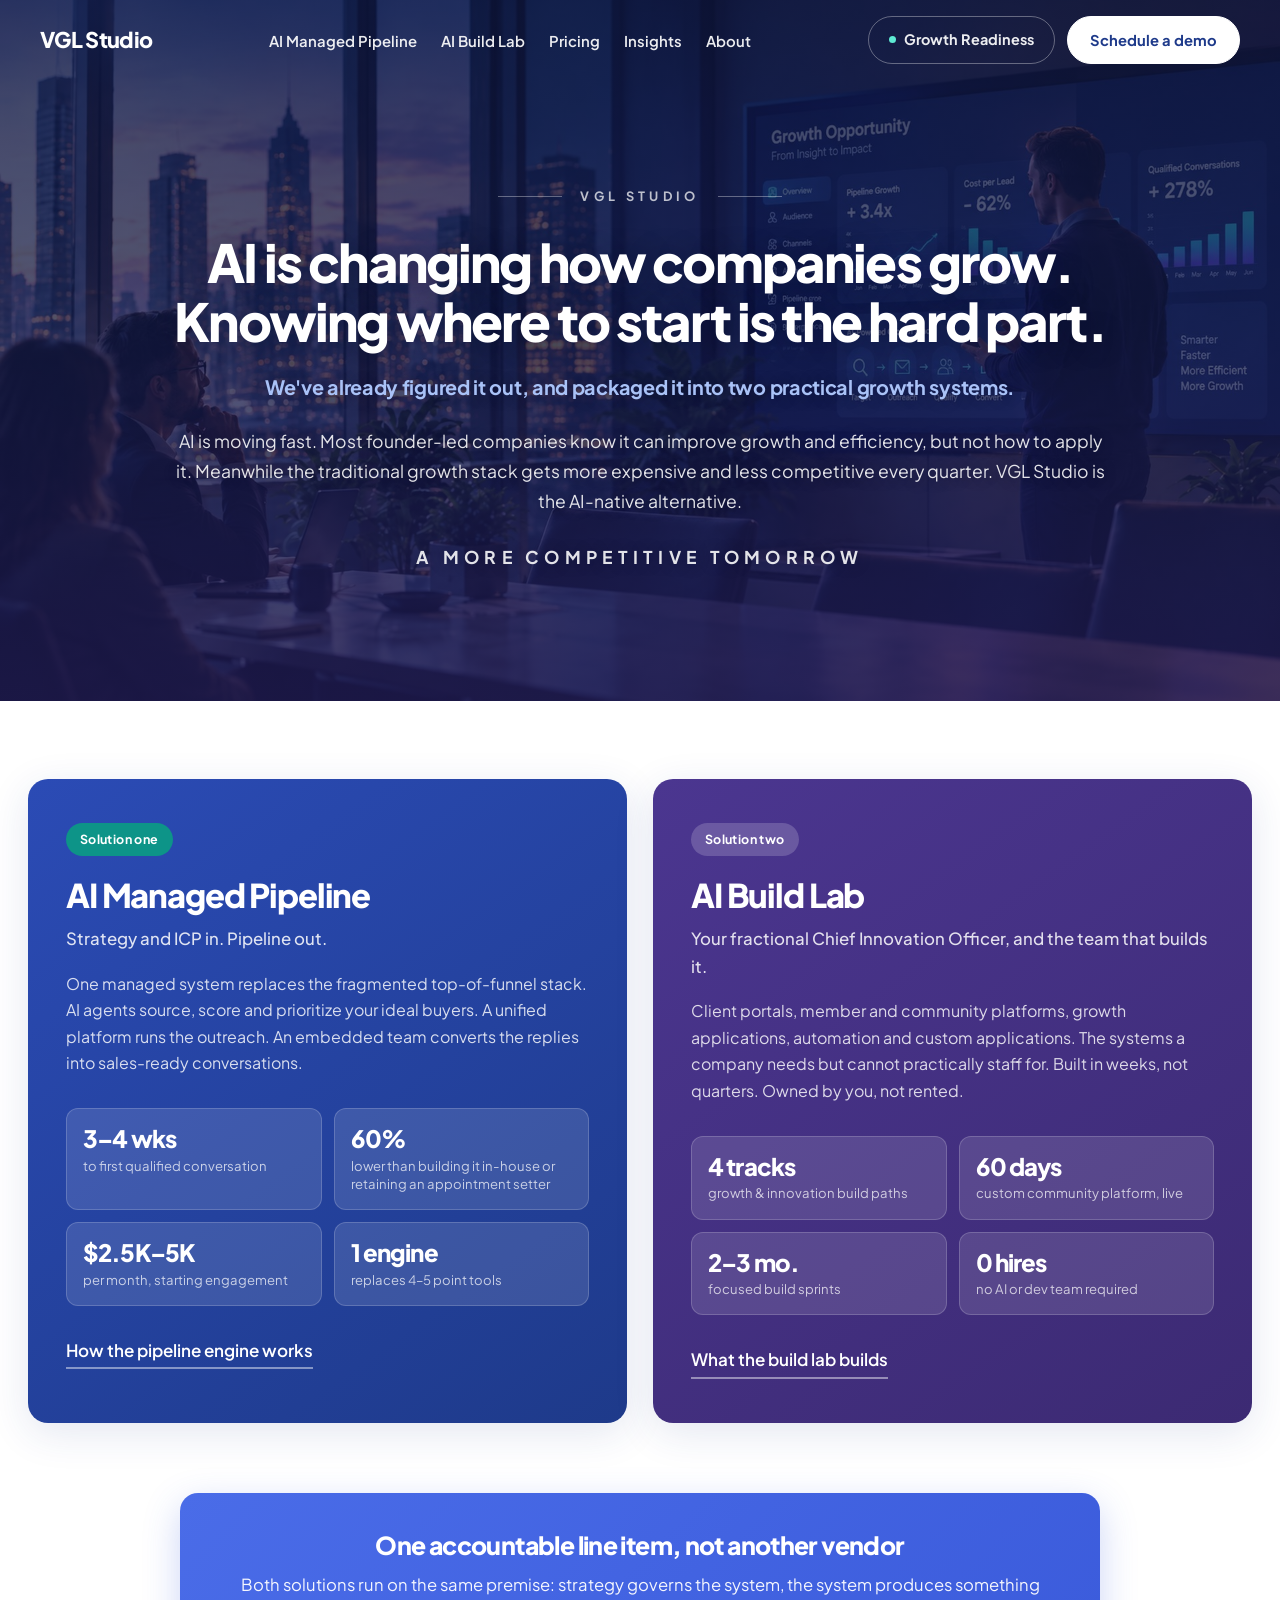
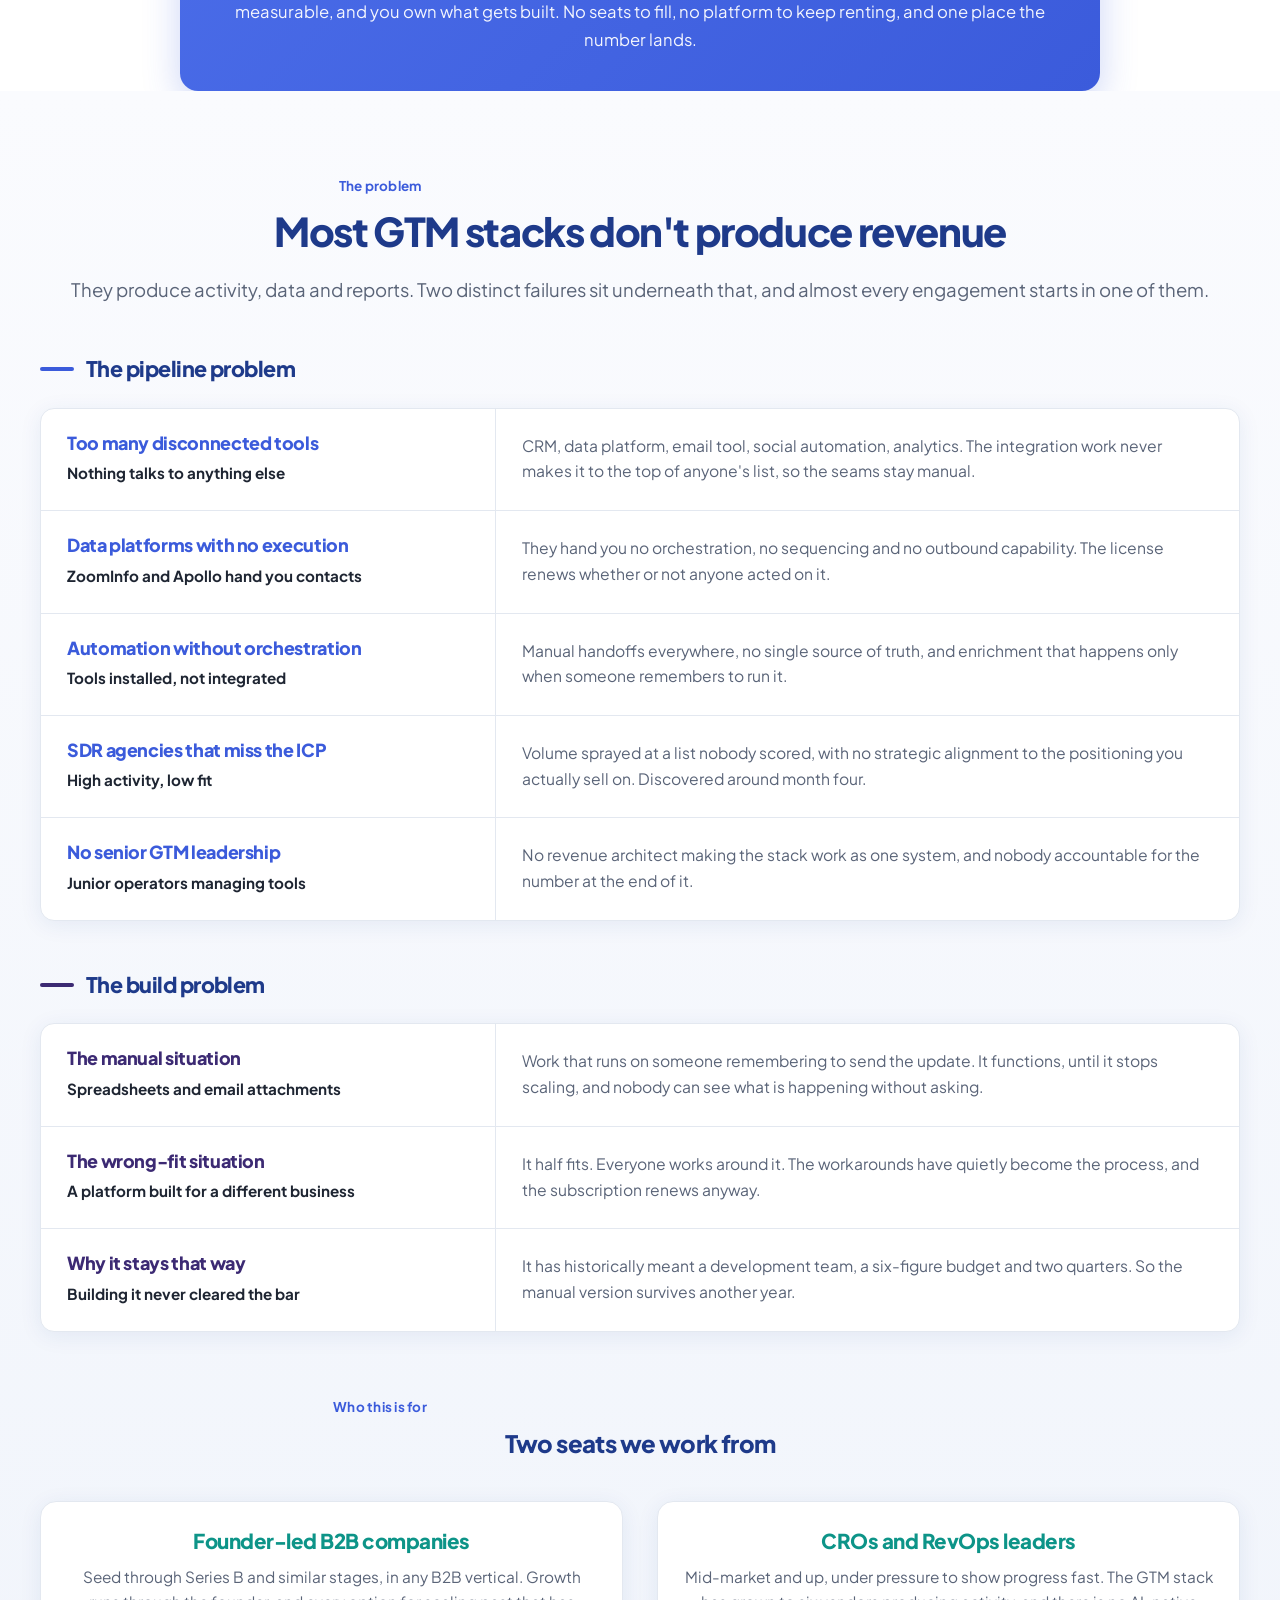
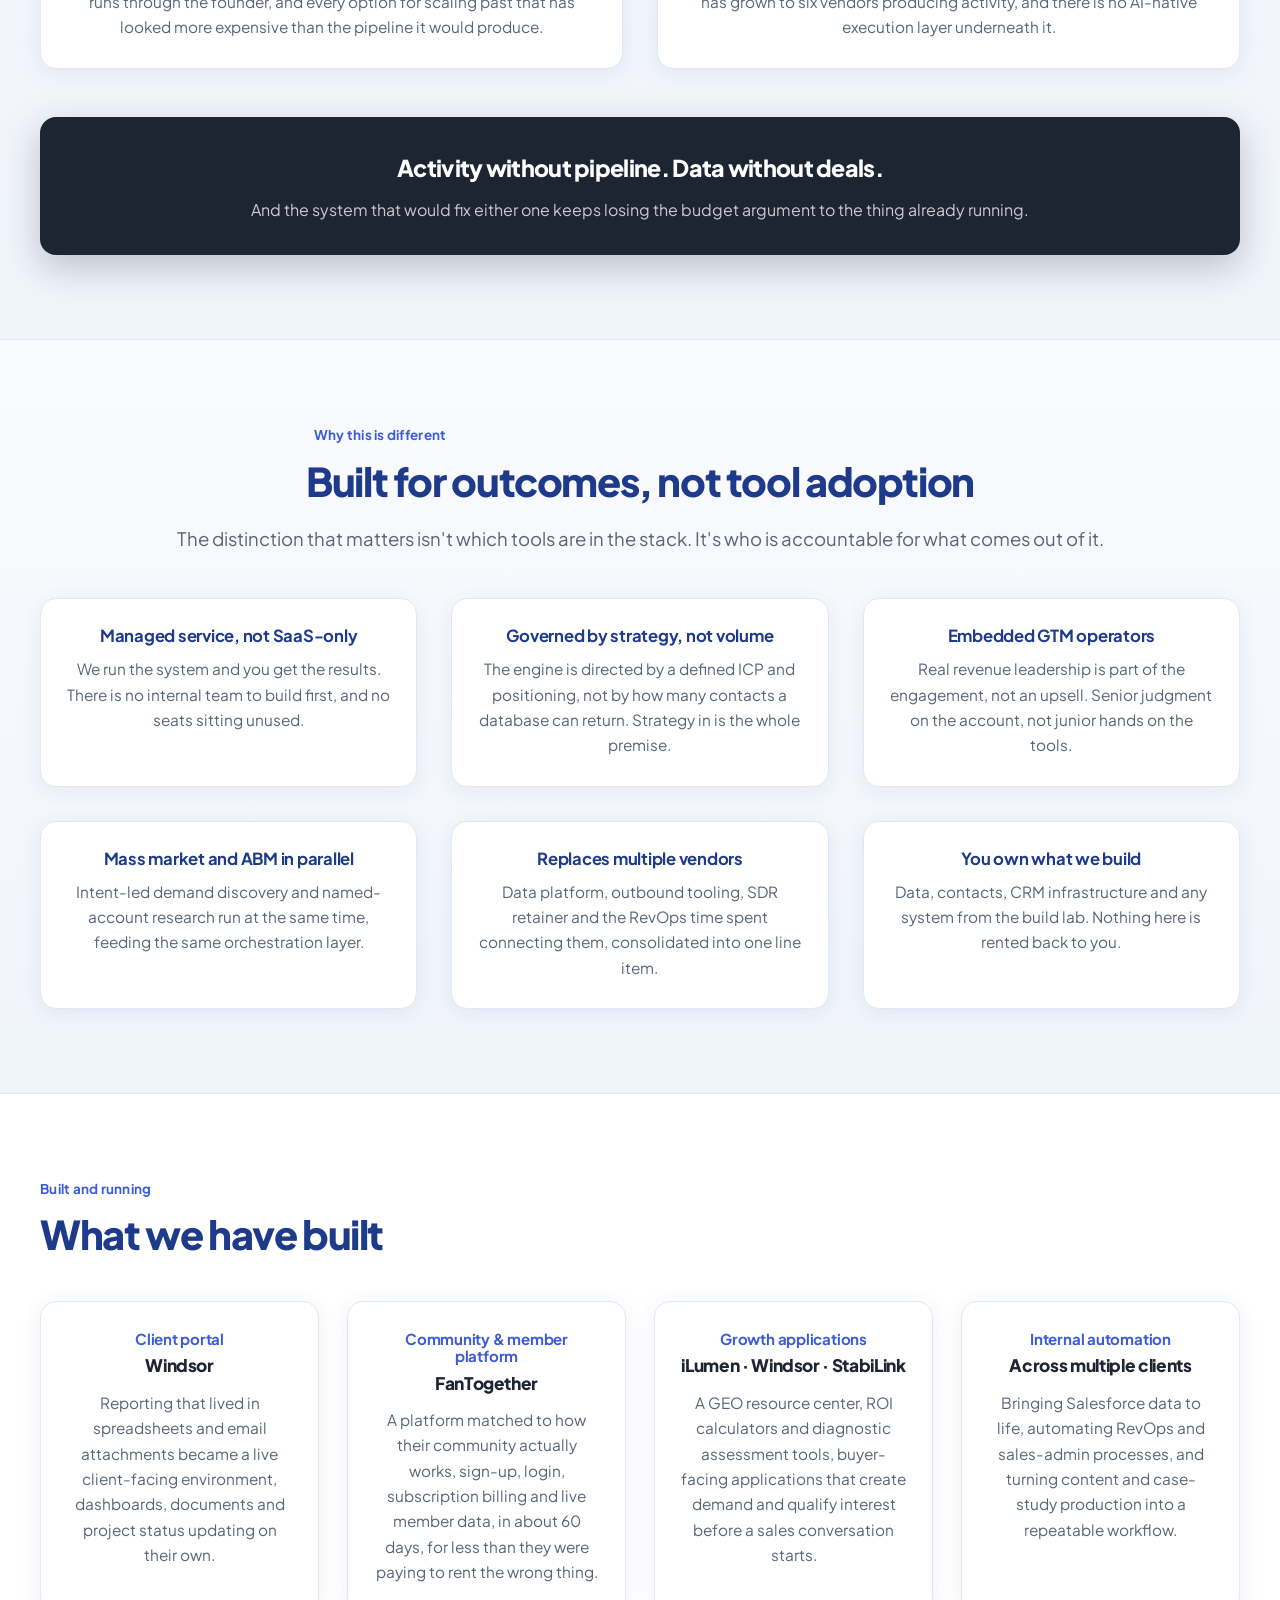
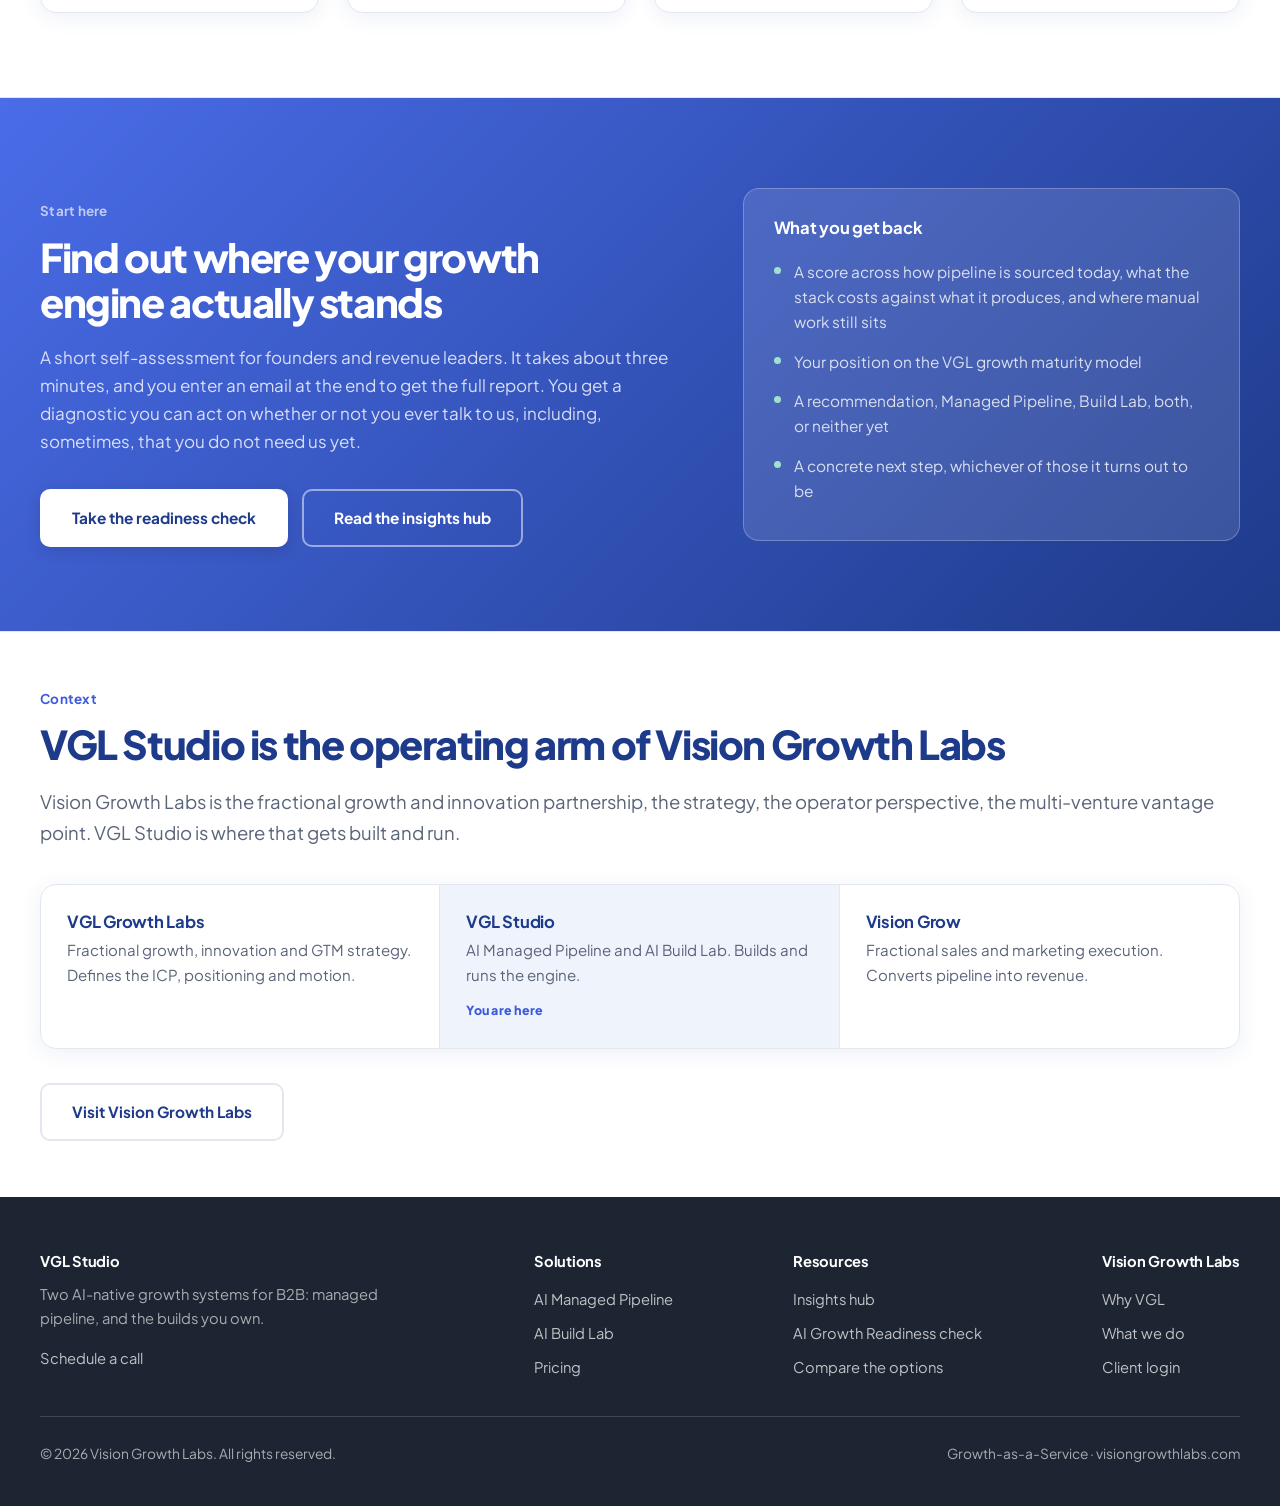
<file: index.html>
<!DOCTYPE html>
<html lang="en">
<head>
<!-- Google tag (gtag.js) -->
<script async src="https://www.googletagmanager.com/gtag/js?id=G-7WKP0EM36C"></script>
<script>
  window.dataLayer = window.dataLayer || [];
  function gtag(){dataLayer.push(arguments);}
  gtag('js', new Date());
  gtag('config', 'G-7WKP0EM36C');
</script>
<meta charset="UTF-8">
<meta name="viewport" content="width=device-width, initial-scale=1.0">

<title>VGL Studio | AI Managed Pipeline &amp; AI Build Lab for B2B Growth</title>
<meta name="description" content="VGL Studio runs two AI-native growth systems for B2B: a managed pipeline engine that books qualified conversations, and a build lab for systems you can't staff.">
<link rel="canonical" href="https://vglstudio.ai/">
<meta name="robots" content="index, follow">

<meta property="og:type" content="website">
<meta property="og:url" content="https://vglstudio.ai/">
<meta property="og:title" content="VGL Studio | AI Managed Pipeline &amp; AI Build Lab for B2B Growth">
<meta property="og:description" content="Two AI-native growth systems for B2B: managed pipeline that produces qualified conversations, and custom builds you own.">
<meta property="og:site_name" content="VGL Studio">
<meta name="twitter:card" content="summary_large_image">
<meta name="twitter:title" content="VGL Studio | AI Managed Pipeline &amp; AI Build Lab">
<meta name="twitter:description" content="Two AI-native growth systems for B2B: managed pipeline that produces qualified conversations, and custom builds you own.">
<meta property="og:image" content="https://vglstudio.ai/images/og-vgl-studio.jpg">
<meta property="og:image:width" content="1200">
<meta property="og:image:height" content="630">
<meta name="twitter:image" content="https://vglstudio.ai/images/og-vgl-studio.jpg">

<link rel="preload" as="image" href="/images/hero.jpg" fetchpriority="high">
<link rel="preconnect" href="https://fonts.googleapis.com">
<link rel="preconnect" href="https://fonts.gstatic.com" crossorigin>
<link href="https://fonts.googleapis.com/css2?family=Plus+Jakarta+Sans:wght@400;500;600;700;800&display=swap" rel="stylesheet">

<script type="application/ld+json">
{
  "@context": "https://schema.org",
  "@graph": [
    {
      "@type": "Organization",
      "@id": "https://vglstudio.ai/#organization",
      "name": "VGL Studio",
      "url": "https://vglstudio.ai/",
      "description": "VGL Studio is the productized growth arm of Vision Growth Labs, delivering AI Managed Pipeline and AI Build Lab engagements for B2B companies.",
      "parentOrganization": {
        "@type": "Organization",
        "name": "Vision Growth Labs",
        "url": "https://visiongrowthlabs.com/"
      }
    },
    {
      "@type": "WebSite",
      "@id": "https://vglstudio.ai/#website",
      "url": "https://vglstudio.ai/",
      "name": "VGL Studio",
      "publisher": { "@id": "https://vglstudio.ai/#organization" }
    },
    {
      "@type": "Service",
      "name": "AI Managed Pipeline",
      "serviceType": "Managed B2B pipeline generation",
      "url": "https://vglstudio.ai/ai-managed-pipeline",
      "provider": { "@id": "https://vglstudio.ai/#organization" },
      "description": "A single managed system that replaces a fragmented top-of-funnel stack. Relationship intelligence, signal mining, buyer intent detection and AI scoring identify high-fit buyers, a unified platform runs coordinated email and LinkedIn outreach, and an embedded BDR and RevOps team converts replies into sales-ready conversations.",
      "offers": {
        "@type": "Offer",
        "priceCurrency": "USD",
        "priceSpecification": {
          "@type": "PriceSpecification",
          "minPrice": "2500",
          "maxPrice": "5000",
          "priceCurrency": "USD",
          "unitText": "MONTH"
        }
      }
    },
    {
      "@type": "Service",
      "name": "AI Build Lab",
      "serviceType": "AI-assisted custom software and automation builds",
      "url": "https://vglstudio.ai/ai-build-lab",
      "provider": { "@id": "https://vglstudio.ai/#organization" },
      "description": "Builds the systems, tools, and platforms a company needs but cannot practically staff for: client portals, member and community platforms, growth applications, automation, and custom applications.",
      "offers": {
        "@type": "Offer",
        "priceCurrency": "USD",
        "priceSpecification": {
          "@type": "PriceSpecification",
          "minPrice": "2000",
          "maxPrice": "5000",
          "priceCurrency": "USD",
          "unitText": "MONTH"
        }
      }
    }
  ]
}
</script>

<link rel="stylesheet" href="/styles.css">
</head>

<body>
<a class="skip" href="#main">Skip to content</a>

<header id="siteheader">
  <div class="wrap nav">
    <a class="brand" href="/">VGL Studio</a>
    <button class="navtoggle" id="navtoggle" aria-label="Open menu" aria-expanded="false"><span></span><span></span><span></span></button>
    <nav aria-label="Primary" id="primarynav">
      <ul>
        <li><a href="/ai-managed-pipeline">AI Managed Pipeline</a></li>
        <li><a href="/ai-build-lab">AI Build Lab</a></li>
        <li><a href="/pricing">Pricing</a></li>
        <li><a href="/insights">Insights</a></li>
        <li><a href="/about">About</a></li>
      </ul>
    </nav>
    <div class="navactions">
      <a class="nav-diag" href="/readiness"><span class="dot"></span>Growth Readiness</a>
      <a class="nav-cta" href="https://api.leadconnectorhq.com/widget/bookings/loren-eckart">Schedule a demo</a>
    </div>
  </div>
</header>

<main id="main">

<section class="hero">
  <div class="wrap">
    <div class="hero-eyebrow"><span>VGL Studio</span></div>

    <h1>AI is changing how companies grow.<br>Knowing where to start is the hard part.</h1>

    <p class="sub">We've already figured it out, and packaged it into two practical growth systems.</p>

    <p>AI is moving fast. Most founder-led companies know it can improve growth and efficiency, but not how to apply it. Meanwhile the traditional growth stack gets more expensive and less competitive every quarter. VGL Studio is the AI-native alternative.</p>

    <p class="hero-foot">A more competitive tomorrow</p>
  </div>
</section>

<section class="splitwrap" aria-label="The two VGL Studio solutions">
  <div class="split">
  <div class="panel panel-pipeline">
    <span class="tag">Solution one</span>
    <h2>AI Managed Pipeline</h2>
    <p class="line">Strategy and ICP in. Pipeline out.</p>
    <p>One managed system replaces the fragmented top-of-funnel stack. AI agents source, score and prioritize your ideal buyers. A unified platform runs the outreach. An embedded team converts the replies into sales-ready conversations.</p>
    <div class="metrics">
      <div class="metric"><span class="num">3&ndash;4 wks</span><span class="cap">to first qualified conversation</span></div>
      <div class="metric"><span class="num">60%</span><span class="cap">lower than building it in-house or retaining an appointment setter</span></div>
      <div class="metric"><span class="num">$2.5K&ndash;5K</span><span class="cap">per month, starting engagement</span></div>
      <div class="metric"><span class="num">1 engine</span><span class="cap">replaces 4&ndash;5 point tools</span></div>
    </div>
    <a class="go" href="/ai-managed-pipeline">How the pipeline engine works</a>
  </div>

  <div class="panel panel-build">
    <span class="tag">Solution two</span>
    <h2>AI Build Lab</h2>
    <p class="line">Your fractional Chief Innovation Officer, and the team that builds it.</p>
    <p>Client portals, member and community platforms, growth applications, automation and custom applications. The systems a company needs but cannot practically staff for. Built in weeks, not quarters. Owned by you, not rented.</p>
    <div class="metrics">
      <div class="metric"><span class="num">4 tracks</span><span class="cap">growth &amp; innovation build paths</span></div>
      <div class="metric"><span class="num">60 days</span><span class="cap">custom community platform, live</span></div>
      <div class="metric"><span class="num">2&ndash;3 mo.</span><span class="cap">focused build sprints</span></div>
      <div class="metric"><span class="num">0 hires</span><span class="cap">no AI or dev team required</span></div>
    </div>
    <a class="go" href="/ai-build-lab">What the build lab builds</a>
  </div>
  </div>

  <div class="wrap" style="padding-top:70px">
    <div class="callout">
      <h3>One accountable line item, not another vendor</h3>
      <p>Both solutions run on the same premise: strategy governs the system, the system produces something measurable, and you own what gets built. No seats to fill, no platform to keep renting, and one place the number lands.</p>
    </div>
  </div>
</section>

<section class="band problem" id="problem">
  <div class="wrap">
    <div class="center">
      <p class="eyebrow">The problem</p>
      <h2>Most GTM stacks don't produce revenue</h2>
      <p class="lead">They produce activity, data and reports. Two distinct failures sit underneath that, and almost every engagement starts in one of them.</p>
    </div>

    <h3 class="probhead">The pipeline problem</h3>
    <div class="defgrid">
      <div class="defrow">
        <div class="dl"><h4>Too many disconnected tools</h4><span class="dsub">Nothing talks to anything else</span></div>
        <div class="dr"><p>CRM, data platform, email tool, social automation, analytics. The integration work never makes it to the top of anyone's list, so the seams stay manual.</p></div>
      </div>
      <div class="defrow">
        <div class="dl"><h4>Data platforms with no execution</h4><span class="dsub">ZoomInfo and Apollo hand you contacts</span></div>
        <div class="dr"><p>They hand you no orchestration, no sequencing and no outbound capability. The license renews whether or not anyone acted on it.</p></div>
      </div>
      <div class="defrow">
        <div class="dl"><h4>Automation without orchestration</h4><span class="dsub">Tools installed, not integrated</span></div>
        <div class="dr"><p>Manual handoffs everywhere, no single source of truth, and enrichment that happens only when someone remembers to run it.</p></div>
      </div>
      <div class="defrow">
        <div class="dl"><h4>SDR agencies that miss the ICP</h4><span class="dsub">High activity, low fit</span></div>
        <div class="dr"><p>Volume sprayed at a list nobody scored, with no strategic alignment to the positioning you actually sell on. Discovered around month four.</p></div>
      </div>
      <div class="defrow">
        <div class="dl"><h4>No senior GTM leadership</h4><span class="dsub">Junior operators managing tools</span></div>
        <div class="dr"><p>No revenue architect making the stack work as one system, and nobody accountable for the number at the end of it.</p></div>
      </div>
    </div>

    <h3 class="probhead probhead-plum">The build problem</h3>
    <div class="defgrid defgrid-plum">
      <div class="defrow">
        <div class="dl"><h4>The manual situation</h4><span class="dsub">Spreadsheets and email attachments</span></div>
        <div class="dr"><p>Work that runs on someone remembering to send the update. It functions, until it stops scaling, and nobody can see what is happening without asking.</p></div>
      </div>
      <div class="defrow">
        <div class="dl"><h4>The wrong-fit situation</h4><span class="dsub">A platform built for a different business</span></div>
        <div class="dr"><p>It half fits. Everyone works around it. The workarounds have quietly become the process, and the subscription renews anyway.</p></div>
      </div>
      <div class="defrow">
        <div class="dl"><h4>Why it stays that way</h4><span class="dsub">Building it never cleared the bar</span></div>
        <div class="dr"><p>It has historically meant a development team, a six-figure budget and two quarters. So the manual version survives another year.</p></div>
      </div>
    </div>

    <div class="center" style="margin-top:64px">
      <p class="eyebrow">Who this is for</p>
      <h3 style="font-size:1.5rem;color:var(--navy)">Two seats we work from</h3>
    </div>
<div class="grid-2">
      <div class="item item-teal">
        <h3>Founder-led B2B companies</h3>
        <p>Seed through Series B and similar stages, in any B2B vertical. Growth runs through the founder, and every option for scaling past that has looked more expensive than the pipeline it would produce.</p>
      </div>
      <div class="item item-teal">
        <h3>CROs and RevOps leaders</h3>
        <p>Mid-market and up, under pressure to show progress fast. The GTM stack has grown to six vendors producing activity, and there is no AI-native execution layer underneath it.</p>
      </div>
    </div>

    <div class="result">
      <strong>Activity without pipeline. Data without deals.</strong>
      <span>And the system that would fix either one keeps losing the budget argument to the thing already running.</span>
    </div>
  </div>
</section>

<section class="band diff">
  <div class="wrap center">
    <p class="eyebrow">Why this is different</p>
    <h2>Built for outcomes, not tool adoption</h2>
    <p class="lead">The distinction that matters isn't which tools are in the stack. It's who is accountable for what comes out of it.</p>
    <div class="grid-3">
      <div class="item">
        <h4>Managed service, not SaaS-only</h4>
        <p>We run the system and you get the results. There is no internal team to build first, and no seats sitting unused.</p>
      </div>
      <div class="item">
        <h4>Governed by strategy, not volume</h4>
        <p>The engine is directed by a defined ICP and positioning, not by how many contacts a database can return. Strategy in is the whole premise.</p>
      </div>
      <div class="item">
        <h4>Embedded GTM operators</h4>
        <p>Real revenue leadership is part of the engagement, not an upsell. Senior judgment on the account, not junior hands on the tools.</p>
      </div>
      <div class="item">
        <h4>Mass market and ABM in parallel</h4>
        <p>Intent-led demand discovery and named-account research run at the same time, feeding the same orchestration layer.</p>
      </div>
      <div class="item">
        <h4>Replaces multiple vendors</h4>
        <p>Data platform, outbound tooling, SDR retainer and the RevOps time spent connecting them, consolidated into one line item.</p>
      </div>
      <div class="item">
        <h4>You own what we build</h4>
        <p>Data, contacts, CRM infrastructure and any system from the build lab. Nothing here is rented back to you.</p>
      </div>
    </div>
  </div>
</section>

<section class="band proof">
  <div class="wrap">
    <p class="eyebrow">Built and running</p>
    <h2>What we have built</h2>
    <div class="grid-4">
      <div class="item">
        <h4>Client portal</h4>
        <p class="client">Windsor</p>
        <p>Reporting that lived in spreadsheets and email attachments became a live client-facing environment, dashboards, documents and project status updating on their own.</p>
      </div>
      <div class="item">
        <h4>Community &amp; member platform</h4>
        <p class="client">FanTogether</p>
        <p>A platform matched to how their community actually works, sign-up, login, subscription billing and live member data, in about 60 days, for less than they were paying to rent the wrong thing.</p>
      </div>
      <div class="item">
        <h4>Growth applications</h4>
        <p class="client">iLumen &middot; Windsor &middot; StabiLink</p>
        <p>A GEO resource center, ROI calculators and diagnostic assessment tools, buyer-facing applications that create demand and qualify interest before a sales conversation starts.</p>
      </div>
      <div class="item">
        <h4>Internal automation</h4>
        <p class="client">Across multiple clients</p>
        <p>Bringing Salesforce data to life, automating RevOps and sales-admin processes, and turning content and case-study production into a repeatable workflow.</p>
      </div>
    </div>
  </div>
</section>

<section class="band readiness">
  <div class="wrap inner">
    <div>
      <p class="eyebrow" style="color:rgba(255,255,255,0.65)">Start here</p>
      <h2>Find out where your growth engine actually stands</h2>
      <p>A short self-assessment for founders and revenue leaders. It takes about three minutes, and you enter an email at the end to get the full report. You get a diagnostic you can act on whether or not you ever talk to us, including, sometimes, that you do not need us yet.</p>
      <div class="btns">
        <a class="btn btn-light" href="/readiness">Take the readiness check</a>
        <a class="btn btn-outline-light" href="/insights">Read the insights hub</a>
      </div>
    </div>
    <div class="rcard">
      <h4>What you get back</h4>
      <ul>
        <li>A score across how pipeline is sourced today, what the stack costs against what it produces, and where manual work still sits</li>
        <li>Your position on the VGL growth maturity model</li>
        <li>A recommendation, Managed Pipeline, Build Lab, both, or neither yet</li>
        <li>A concrete next step, whichever of those it turns out to be</li>
      </ul>
    </div>
  </div>
</section>

<section class="band-tight umbrella">
  <div class="wrap">
    <p class="eyebrow">Context</p>
    <h2>VGL Studio is the operating arm of Vision Growth Labs</h2>
    <p class="lead">Vision Growth Labs is the fractional growth and innovation partnership, the strategy, the operator perspective, the multi-venture vantage point. VGL Studio is where that gets built and run.</p>
    <div class="layers">
      <div class="layer">
        <h4>VGL Growth Labs</h4>
        <p>Fractional growth, innovation and GTM strategy. Defines the ICP, positioning and motion.</p>
      </div>
      <div class="layer here">
        <h4>VGL Studio</h4>
        <p>AI Managed Pipeline and AI Build Lab. Builds and runs the engine.</p>
        <span class="mark">You are here</span>
      </div>
      <div class="layer">
        <h4>Vision Grow</h4>
        <p>Fractional sales and marketing execution. Converts pipeline into revenue.</p>
      </div>
    </div>
    <div class="btns">
      <a class="btn btn-ghost" href="https://visiongrowthlabs.com">Visit Vision Growth Labs</a>
    </div>
  </div>
</section>

</main>

<footer>
  <div class="wrap">
    <div class="fgrid">
      <div>
        <h4>VGL Studio</h4>
        <p style="max-width:34ch">Two AI-native growth systems for B2B: managed pipeline, and the builds you own.</p>
        <p style="margin-top:16px"><a href="https://api.leadconnectorhq.com/widget/bookings/loren-eckart">Schedule a call</a></p>
      </div>
      <div>
        <h4>Solutions</h4>
        <ul>
          <li><a href="/ai-managed-pipeline">AI Managed Pipeline</a></li>
          <li><a href="/ai-build-lab">AI Build Lab</a></li>
          <li><a href="/pricing">Pricing</a></li>
        </ul>
      </div>
      <div>
        <h4>Resources</h4>
        <ul>
          <li><a href="/insights">Insights hub</a></li>
          <li><a href="/readiness">AI Growth Readiness check</a></li>
          <li><a href="/insights/choosing-a-partner">Compare the options</a></li>
        </ul>
      </div>
      <div>
        <h4>Vision Growth Labs</h4>
        <ul>
          <li><a href="https://visiongrowthlabs.com">Why VGL</a></li>
          <li><a href="https://visiongrowthlabs.com/what-we-do.html">What we do</a></li>
          <li><a href="https://go.clientlogin.app">Client login</a></li>
        </ul>
      </div>
    </div>
    <div class="fbot">
      <span>&copy; 2026 Vision Growth Labs. All rights reserved.</span>
      <span>Growth-as-a-Service &middot; visiongrowthlabs.com</span>
    </div>
  </div>
</footer>

<script>
(function(){
  var hdr = document.getElementById('siteheader');
  function onScroll(){
    if (window.scrollY > 60) hdr.classList.add('scrolled');
    else hdr.classList.remove('scrolled');
  }
  window.addEventListener('scroll', onScroll, {passive:true});
  onScroll();

  var tg=document.getElementById('navtoggle'), nv=document.getElementById('primarynav');
  if(tg&&nv){ tg.addEventListener('click',function(){
    var open=nv.classList.toggle('open');
    tg.setAttribute('aria-expanded',open?'true':'false');
    tg.classList.toggle('on',open);
    hdr.classList.toggle('navopen',open);
  }); }
})();
</script>
<script>
/* GA4: booking clicks */
document.addEventListener('click', function (e) {
  if (typeof gtag !== 'function') return;
  var a = e.target.closest('a');
  if (!a) return;
  var href = a.getAttribute('href') || '';
  if (/meetings\.hubspot\.com|leadconnectorhq\.com\/widget\/bookings/.test(href)) {
    gtag('event', 'book_call_click', { link_text: (a.textContent || '').trim().replace(/\s+/g, ' ').slice(0, 60), page_path: location.pathname });
  }
}, true);
</script>
</body>
</html>
</file>
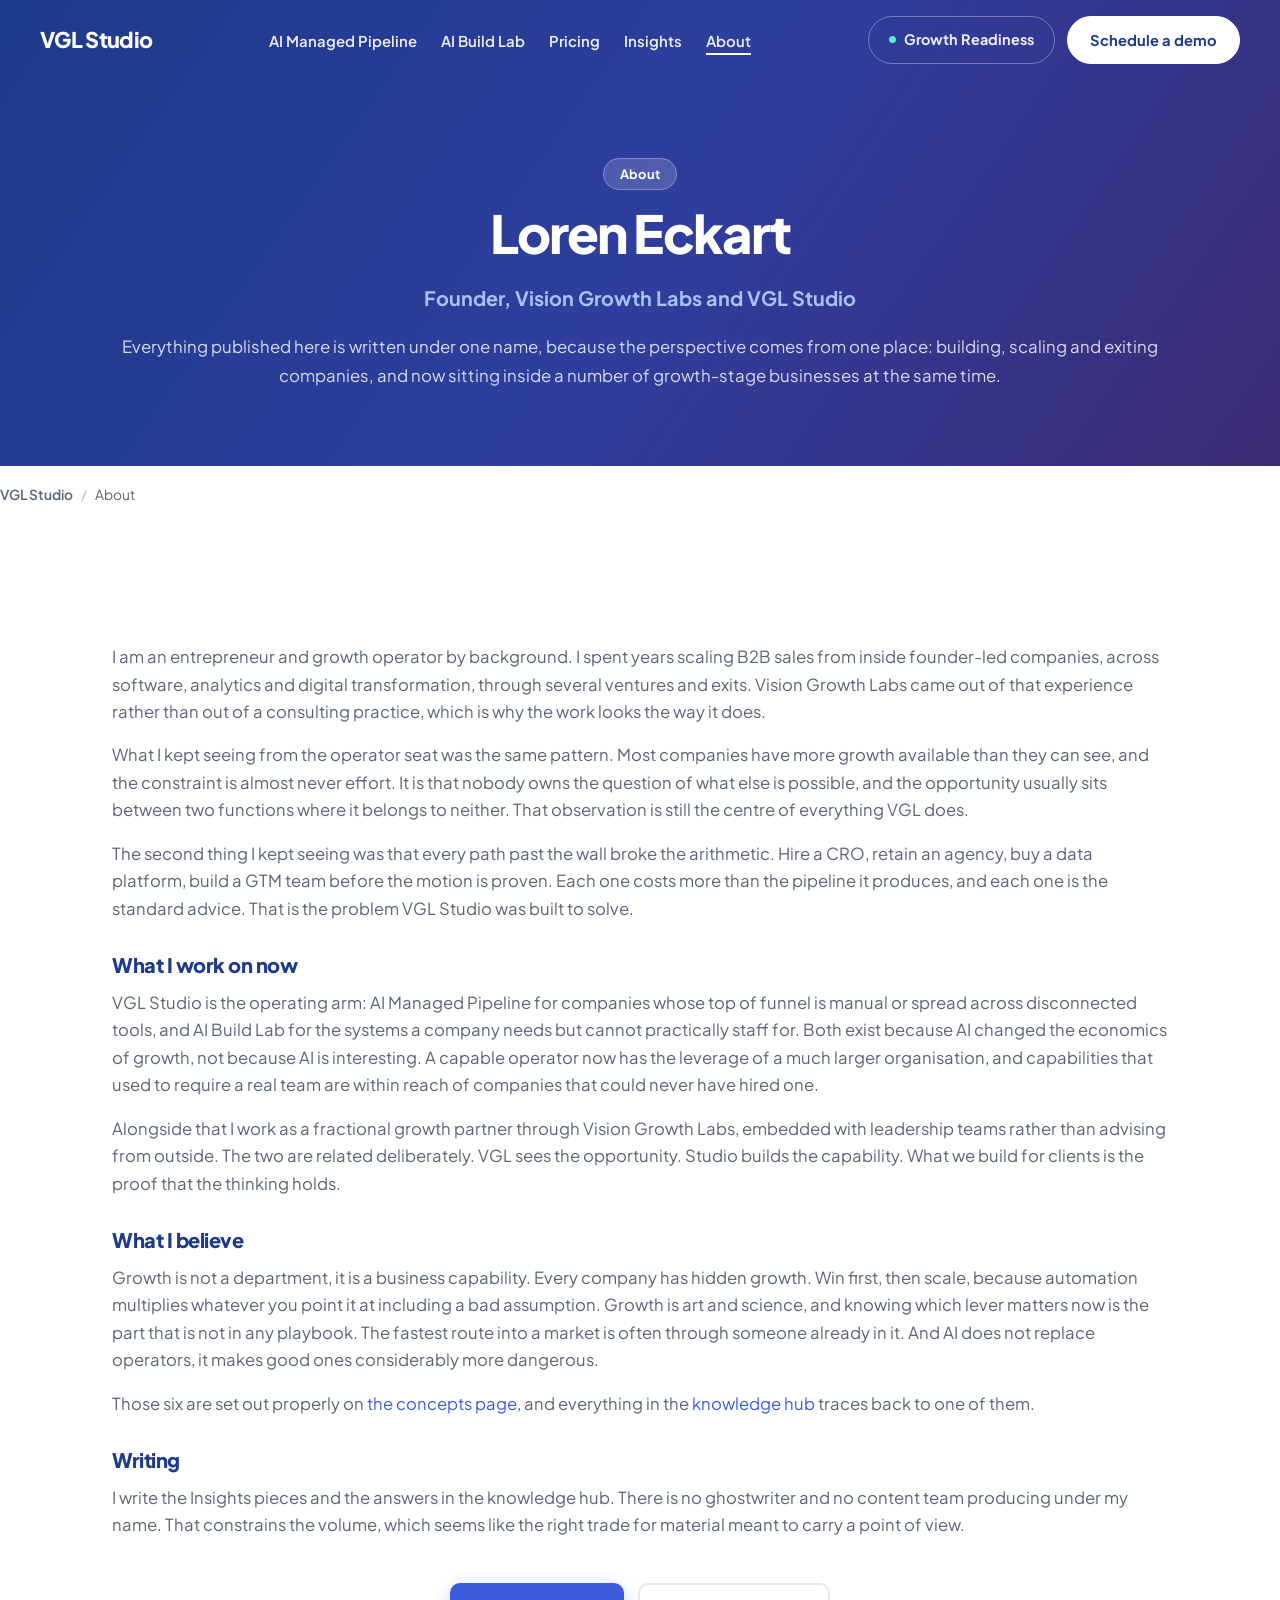
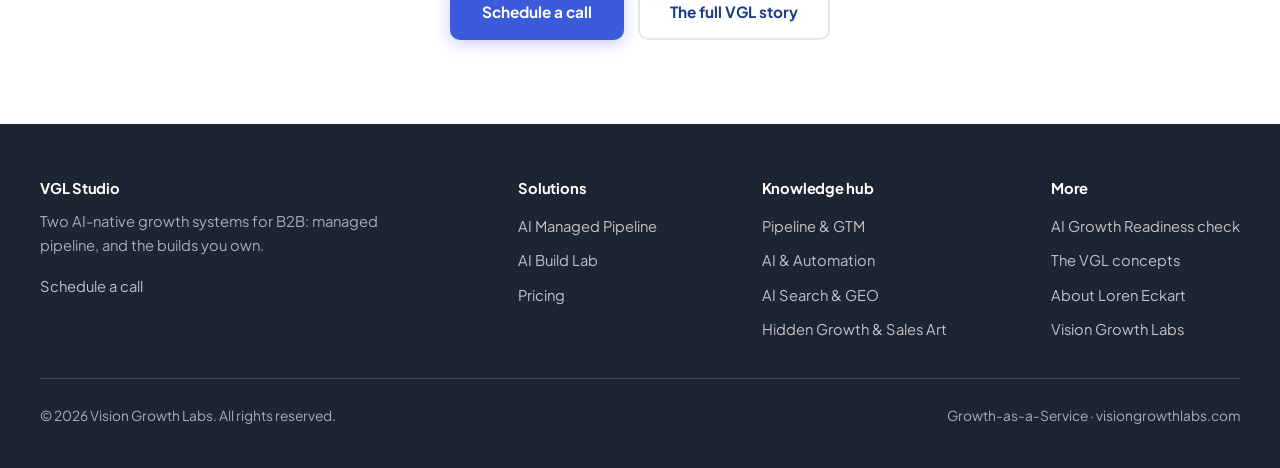
<file: about.html>
<!DOCTYPE html>
<html lang="en">
<head>
<!-- Google tag (gtag.js) -->
<script async src="https://www.googletagmanager.com/gtag/js?id=G-7WKP0EM36C"></script>
<script>
  window.dataLayer = window.dataLayer || [];
  function gtag(){dataLayer.push(arguments);}
  gtag('js', new Date());
  gtag('config', 'G-7WKP0EM36C');
</script>
<meta charset="UTF-8">
<meta name="viewport" content="width=device-width, initial-scale=1.0">
<title>About Loren Eckart | Founder, Vision Growth Labs and VGL Studio</title>
<meta name="description" content="Loren Eckart is a serial entrepreneur and growth operator who has built, scaled and exited companies, and founded Vision Growth Labs and VGL Studio.">
<link rel="canonical" href="https://vglstudio.ai/about">
<meta name="robots" content="index, follow">
<meta property="og:type" content="profile">
<meta property="og:url" content="https://vglstudio.ai/about">
<meta property="og:title" content="About Loren Eckart | Founder, Vision Growth Labs and VGL Studio">
<meta property="og:description" content="Loren Eckart is a serial entrepreneur and growth operator who has built, scaled and exited companies. He founded Vision Growth Labs and VGL Studio to apply AI directly to growth and innovation problems.">
<meta property="og:site_name" content="VGL Studio">
<meta name="twitter:card" content="summary_large_image">
<meta name="twitter:title" content="About Loren Eckart | Founder, Vision Growth Labs and VGL Studio">
<meta name="twitter:description" content="Loren Eckart is a serial entrepreneur and growth operator who has built, scaled and exited companies. He founded Vision Growth Labs and VGL Studio to apply AI directly to growth and innovation problems.">
<meta property="og:image" content="https://vglstudio.ai/images/og-vgl-studio.jpg">
<meta property="og:image:width" content="1200">
<meta property="og:image:height" content="630">
<meta name="twitter:image" content="https://vglstudio.ai/images/og-vgl-studio.jpg">
<link rel="preconnect" href="https://fonts.googleapis.com">
<link rel="preconnect" href="https://fonts.gstatic.com" crossorigin>
<link href="https://fonts.googleapis.com/css2?family=Plus+Jakarta+Sans:wght@400;500;600;700;800&display=swap" rel="stylesheet">
<link rel="stylesheet" href="/styles.css">
<script type="application/ld+json">
{
  "@context": "https://schema.org",
  "@graph": [
    {
      "@type": "ProfilePage",
      "mainEntity": {
        "@id": "https://vglstudio.ai/about#loren"
      }
    },
    {
      "@type": "Person",
      "@id": "https://vglstudio.ai/about#loren",
      "name": "Loren Eckart",
      "jobTitle": "Founder and Growth Operator",
      "url": "https://vglstudio.ai/about",
      "worksFor": [
        {
          "@type": "Organization",
          "name": "Vision Growth Labs",
          "url": "https://visiongrowthlabs.com"
        },
        {
          "@type": "Organization",
          "name": "VGL Studio",
          "url": "https://vglstudio.ai/"
        }
      ],
      "description": "Serial entrepreneur, growth strategist and innovation executive. Founder of Vision Growth Labs and VGL Studio, applying AI to growth and innovation problems for founder-led B2B companies.",
      "knowsAbout": [
        "Go-to-market strategy",
        "AI-native growth",
        "Pipeline generation",
        "Fractional CRO",
        "Enterprise value",
        "Distribution and partnerships"
      ],
      "sameAs": [
        "https://www.linkedin.com/in/loren-eckart-031571/"
      ]
    },
    {
      "@type": "BreadcrumbList",
      "itemListElement": [
        {
          "@type": "ListItem",
          "position": 1,
          "name": "VGL Studio",
          "item": "https://vglstudio.ai/"
        },
        {
          "@type": "ListItem",
          "position": 2,
          "name": "About",
          "item": "https://vglstudio.ai/about"
        }
      ]
    }
  ]
}
</script>
</head>
<body>
<a class="skip" href="#main">Skip to content</a>
<header id="siteheader">
  <div class="wrap nav">
    <a class="brand" href="/">VGL Studio</a>
    <button class="navtoggle" id="navtoggle" aria-label="Open menu" aria-expanded="false"><span></span><span></span><span></span></button>
    <nav aria-label="Primary" id="primarynav">
      <ul>
        <li><a href="/ai-managed-pipeline">AI Managed Pipeline</a></li>
        <li><a href="/ai-build-lab">AI Build Lab</a></li>
        <li><a href="/pricing">Pricing</a></li>
        <li><a href="/insights">Insights</a></li>
        <li><a class="here" href="/about">About</a></li>
      </ul>
    </nav>
    <div class="navactions">
      <a class="nav-diag" href="/readiness"><span class="dot"></span>Growth Readiness</a>
      <a class="nav-cta" href="https://api.leadconnectorhq.com/widget/bookings/loren-eckart">Schedule a demo</a>
    </div>
  </div>
</header>
<main id="main">
<section class="phero">
  <div class="wrap">
    <span class="pill">About</span>
    <h1>Loren Eckart</h1>
    <p class="sub">Founder, Vision Growth Labs and VGL Studio</p>
    <p class="deck">Everything published here is written under one name, because the perspective comes from one place: building, scaling and exiting companies, and now sitting inside a number of growth-stage businesses at the same time.</p>
  </div>
</section>

<div class="wrap crumbs">
  <a href="/">VGL Studio</a><span>/</span>About
</div>

<section class="band">
  <div class="wrap">
    <div class="hubintro">
      <p>I am an entrepreneur and growth operator by background. I spent years scaling B2B sales from inside founder-led companies, across software, analytics and digital transformation, through several ventures and exits. Vision Growth Labs came out of that experience rather than out of a consulting practice, which is why the work looks the way it does.</p>
      <p>What I kept seeing from the operator seat was the same pattern. Most companies have more growth available than they can see, and the constraint is almost never effort. It is that nobody owns the question of what else is possible, and the opportunity usually sits between two functions where it belongs to neither. That observation is still the centre of everything VGL does.</p>
      <p>The second thing I kept seeing was that every path past the wall broke the arithmetic. Hire a CRO, retain an agency, buy a data platform, build a GTM team before the motion is proven. Each one costs more than the pipeline it produces, and each one is the standard advice. That is the problem VGL Studio was built to solve.</p>

      <h3 style="color:var(--navy);margin:32px 0 12px;font-size:1.25rem">What I work on now</h3>
      <p>VGL Studio is the operating arm: AI Managed Pipeline for companies whose top of funnel is manual or spread across disconnected tools, and AI Build Lab for the systems a company needs but cannot practically staff for. Both exist because AI changed the economics of growth, not because AI is interesting. A capable operator now has the leverage of a much larger organisation, and capabilities that used to require a real team are within reach of companies that could never have hired one.</p>
      <p>Alongside that I work as a fractional growth partner through Vision Growth Labs, embedded with leadership teams rather than advising from outside. The two are related deliberately. VGL sees the opportunity. Studio builds the capability. What we build for clients is the proof that the thinking holds.</p>

      <h3 style="color:var(--navy);margin:32px 0 12px;font-size:1.25rem">What I believe</h3>
      <p>Growth is not a department, it is a business capability. Every company has hidden growth. Win first, then scale, because automation multiplies whatever you point it at including a bad assumption. Growth is art and science, and knowing which lever matters now is the part that is not in any playbook. The fastest route into a market is often through someone already in it. And AI does not replace operators, it makes good ones considerably more dangerous.</p>
      <p>Those six are set out properly on <a href="/insights/vgl-concepts">the concepts page</a>, and everything in the <a href="/insights">knowledge hub</a> traces back to one of them.</p>

      <h3 style="color:var(--navy);margin:32px 0 12px;font-size:1.25rem">Writing</h3>
      <p>I write the Insights pieces and the answers in the knowledge hub. There is no ghostwriter and no content team producing under my name. That constrains the volume, which seems like the right trade for material meant to carry a point of view.</p>
    </div>

    <div class="btns" style="justify-content:center;margin-top:44px">
      <a class="btn btn-primary" href="https://api.leadconnectorhq.com/widget/bookings/loren-eckart">Schedule a call</a>
      <a class="btn btn-ghost" href="https://visiongrowthlabs.com/why-vgl">The full VGL story</a>
    </div>
  </div>
</section>

</main>
<footer>
  <div class="wrap">
    <div class="fgrid">
      <div>
        <h4>VGL Studio</h4>
        <p style="max-width:34ch">Two AI-native growth systems for B2B: managed pipeline, and the builds you own.</p>
        <p style="margin-top:16px"><a href="https://api.leadconnectorhq.com/widget/bookings/loren-eckart">Schedule a call</a></p>
      </div>
      <div>
        <h4>Solutions</h4>
        <ul>
          <li><a href="/ai-managed-pipeline">AI Managed Pipeline</a></li>
          <li><a href="/ai-build-lab">AI Build Lab</a></li>
          <li><a href="/pricing">Pricing</a></li>
        </ul>
      </div>
      <div>
        <h4>Knowledge hub</h4>
        <ul>
          <li><a href="/insights/pipeline-gtm">Pipeline &amp; GTM</a></li>
          <li><a href="/insights/ai-automation">AI &amp; Automation</a></li>
          <li><a href="/insights/ai-search-geo">AI Search &amp; GEO</a></li>
          <li><a href="/insights/hidden-growth">Hidden Growth &amp; Sales Art</a></li>
        </ul>
      </div>
      <div>
        <h4>More</h4>
        <ul>
          <li><a href="/readiness">AI Growth Readiness check</a></li>
          <li><a href="/insights/vgl-concepts">The VGL concepts</a></li>
          <li><a href="/about">About Loren Eckart</a></li>
          <li><a href="https://visiongrowthlabs.com">Vision Growth Labs</a></li>
        </ul>
      </div>
    </div>
    <div class="fbot">
      <span>&copy; 2026 Vision Growth Labs. All rights reserved.</span>
      <span>Growth-as-a-Service &middot; visiongrowthlabs.com</span>
    </div>
  </div>
</footer>
<script>
(function(){
  var hdr=document.getElementById('siteheader');
  function onScroll(){ hdr.classList.toggle('scrolled', window.scrollY>60); }
  window.addEventListener('scroll',onScroll,{passive:true}); onScroll();

  var tg=document.getElementById('navtoggle'), nv=document.getElementById('primarynav');
  if(tg&&nv){ tg.addEventListener('click',function(){
    var open=nv.classList.toggle('open');
    tg.setAttribute('aria-expanded',open?'true':'false');
    tg.classList.toggle('on',open);
    hdr.classList.toggle('navopen',open);
  }); }

  document.querySelectorAll('.faq-more').forEach(function(btn){
    btn.addEventListener('click',function(){
      var p=document.getElementById(btn.getAttribute('aria-controls'));
      var open=p.classList.toggle('open');
      btn.setAttribute('aria-expanded',open?'true':'false');
      btn.innerHTML = open ? 'Show less &uarr;' : 'Read the detail &darr;';
    });
  });
})();
</script>
<script>
/* GA4: booking clicks */
document.addEventListener('click', function (e) {
  if (typeof gtag !== 'function') return;
  var a = e.target.closest('a');
  if (!a) return;
  var href = a.getAttribute('href') || '';
  if (/meetings\.hubspot\.com|leadconnectorhq\.com\/widget\/bookings/.test(href)) {
    gtag('event', 'book_call_click', { link_text: (a.textContent || '').trim().replace(/\s+/g, ' ').slice(0, 60), page_path: location.pathname });
  }
}, true);
</script>
</body>
</html>
</file>
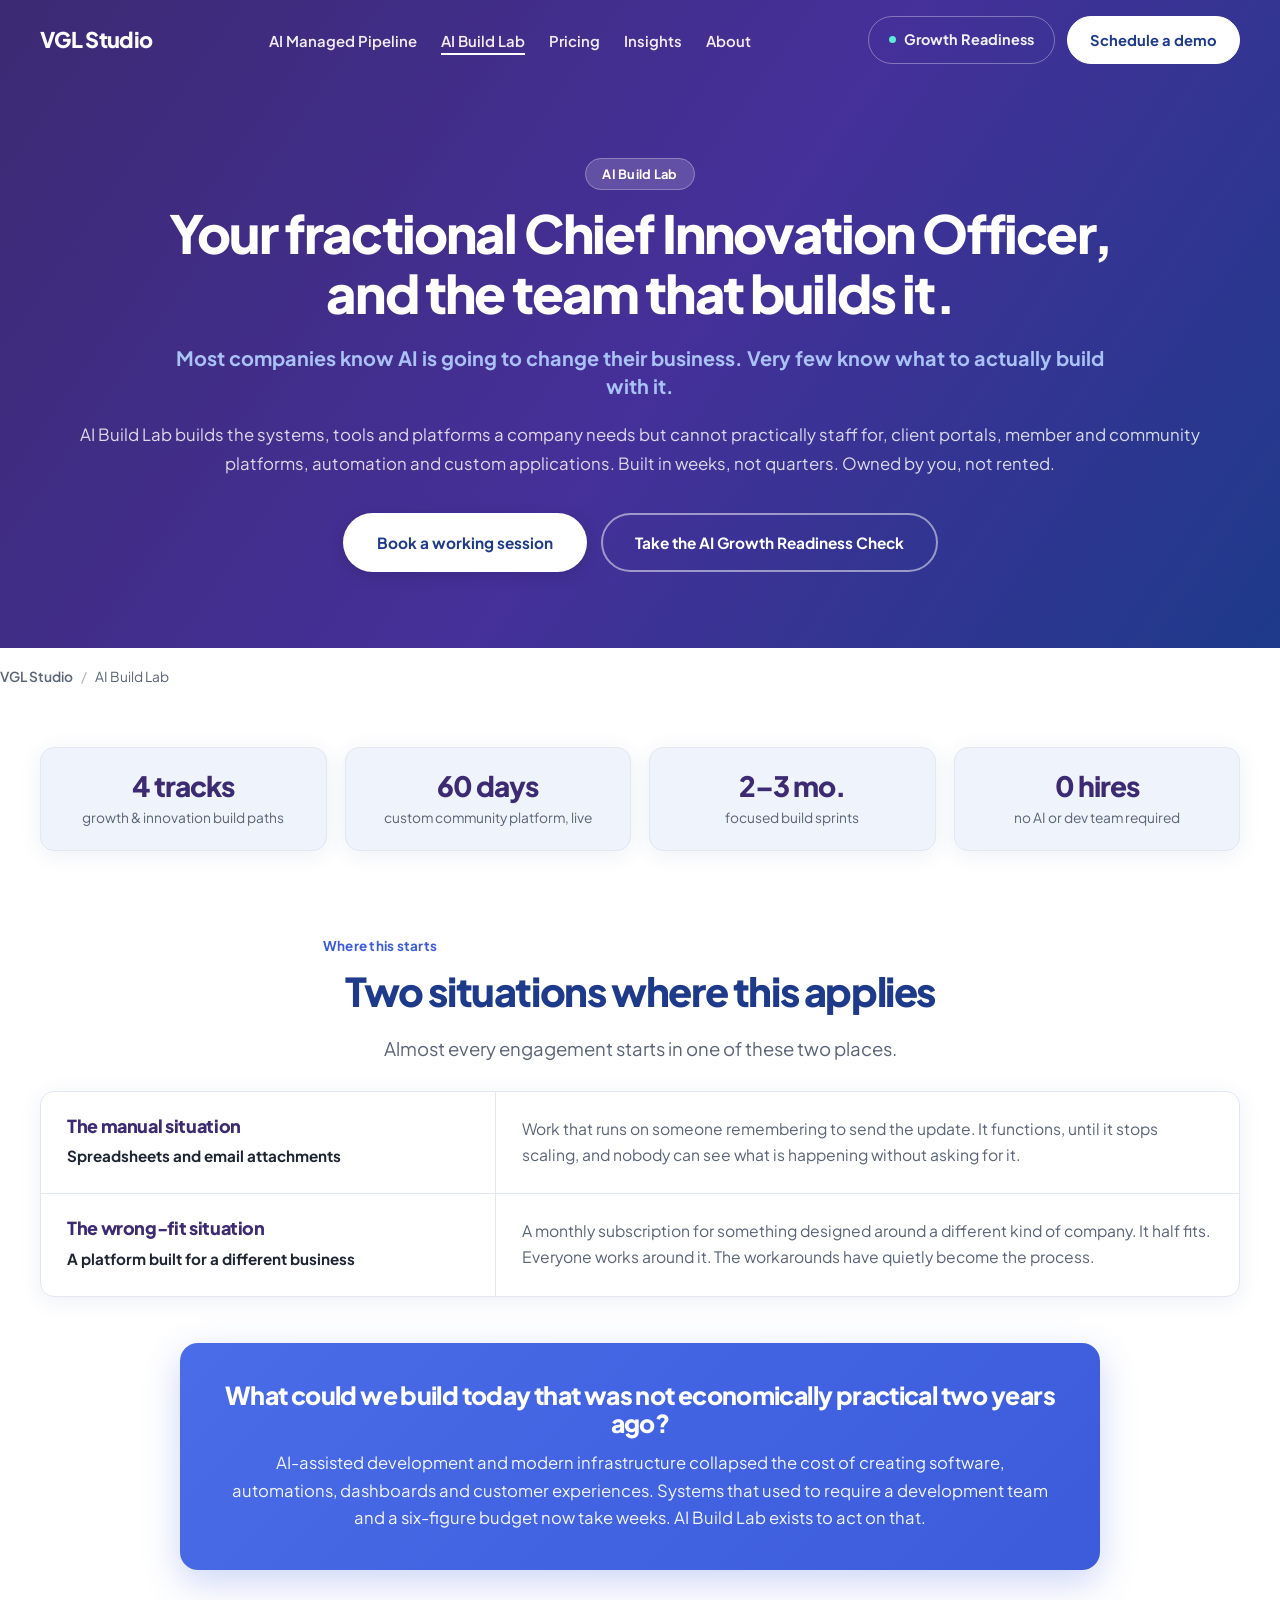
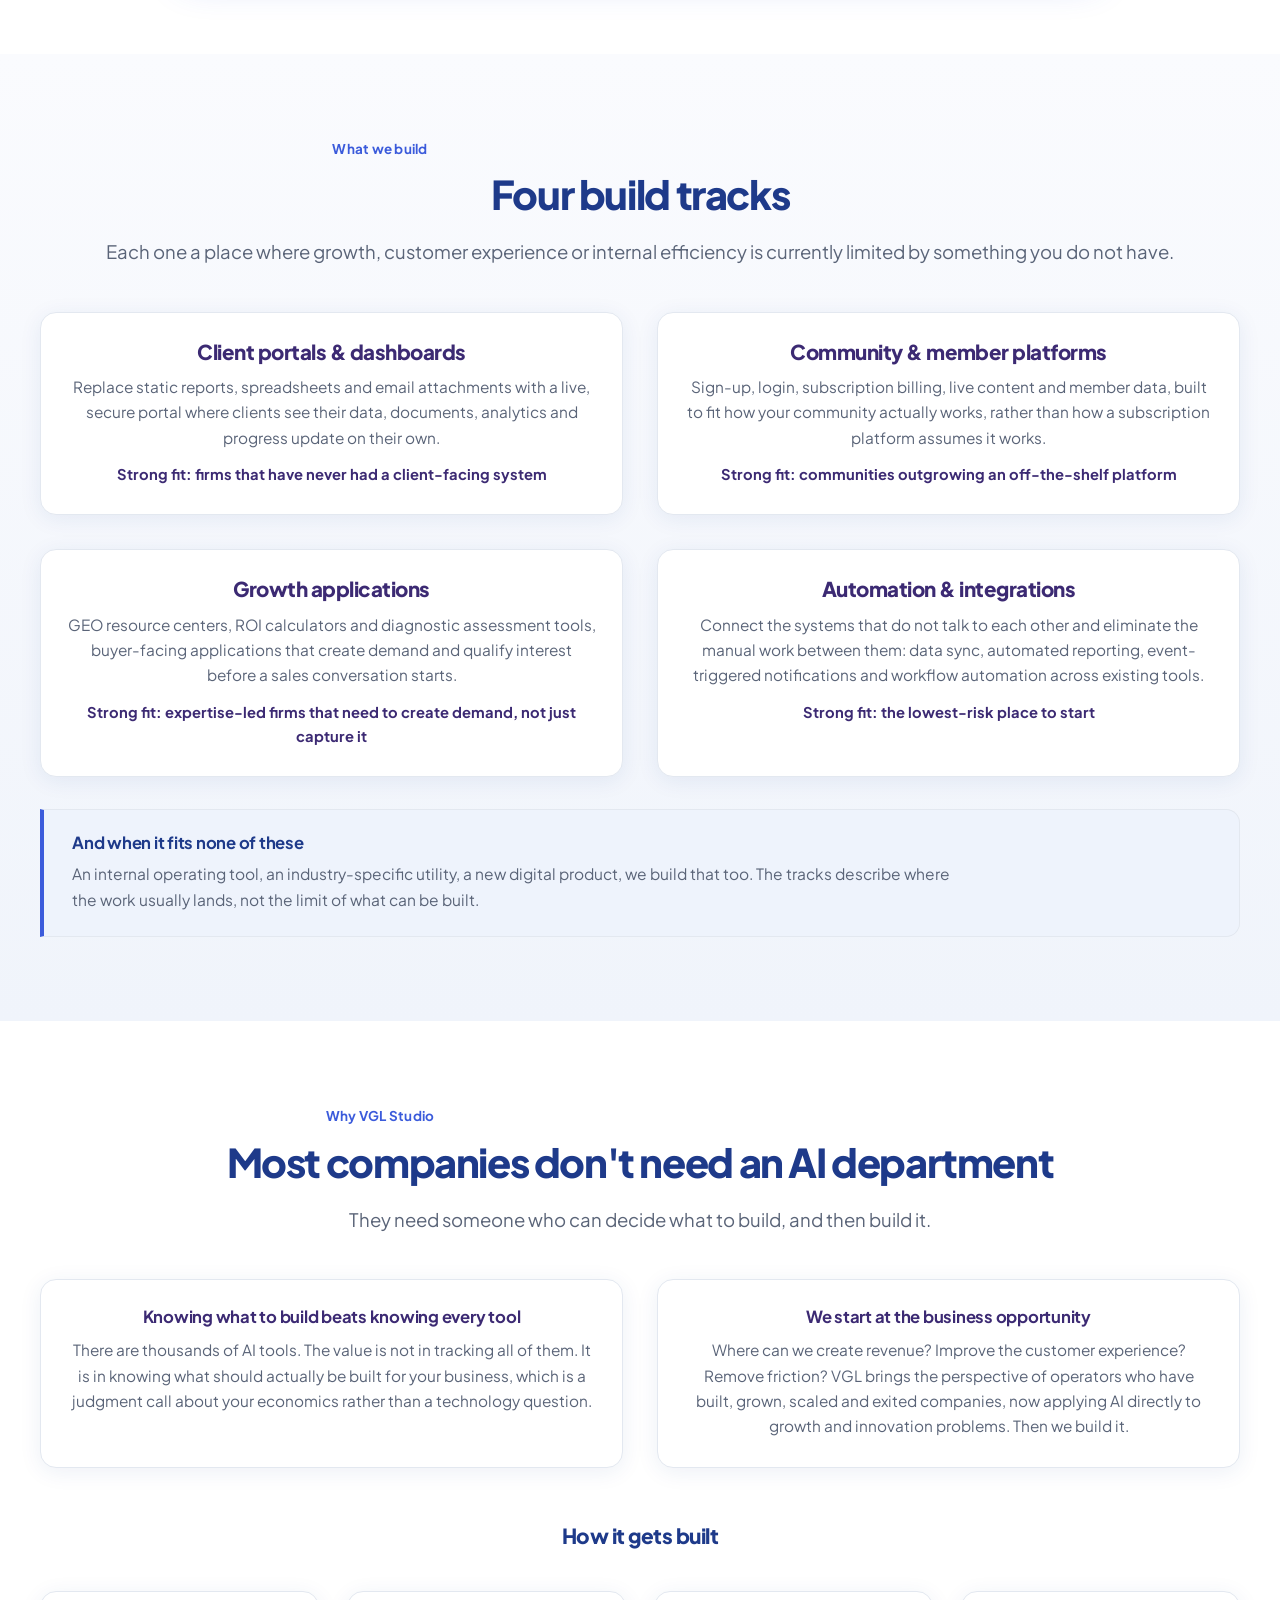
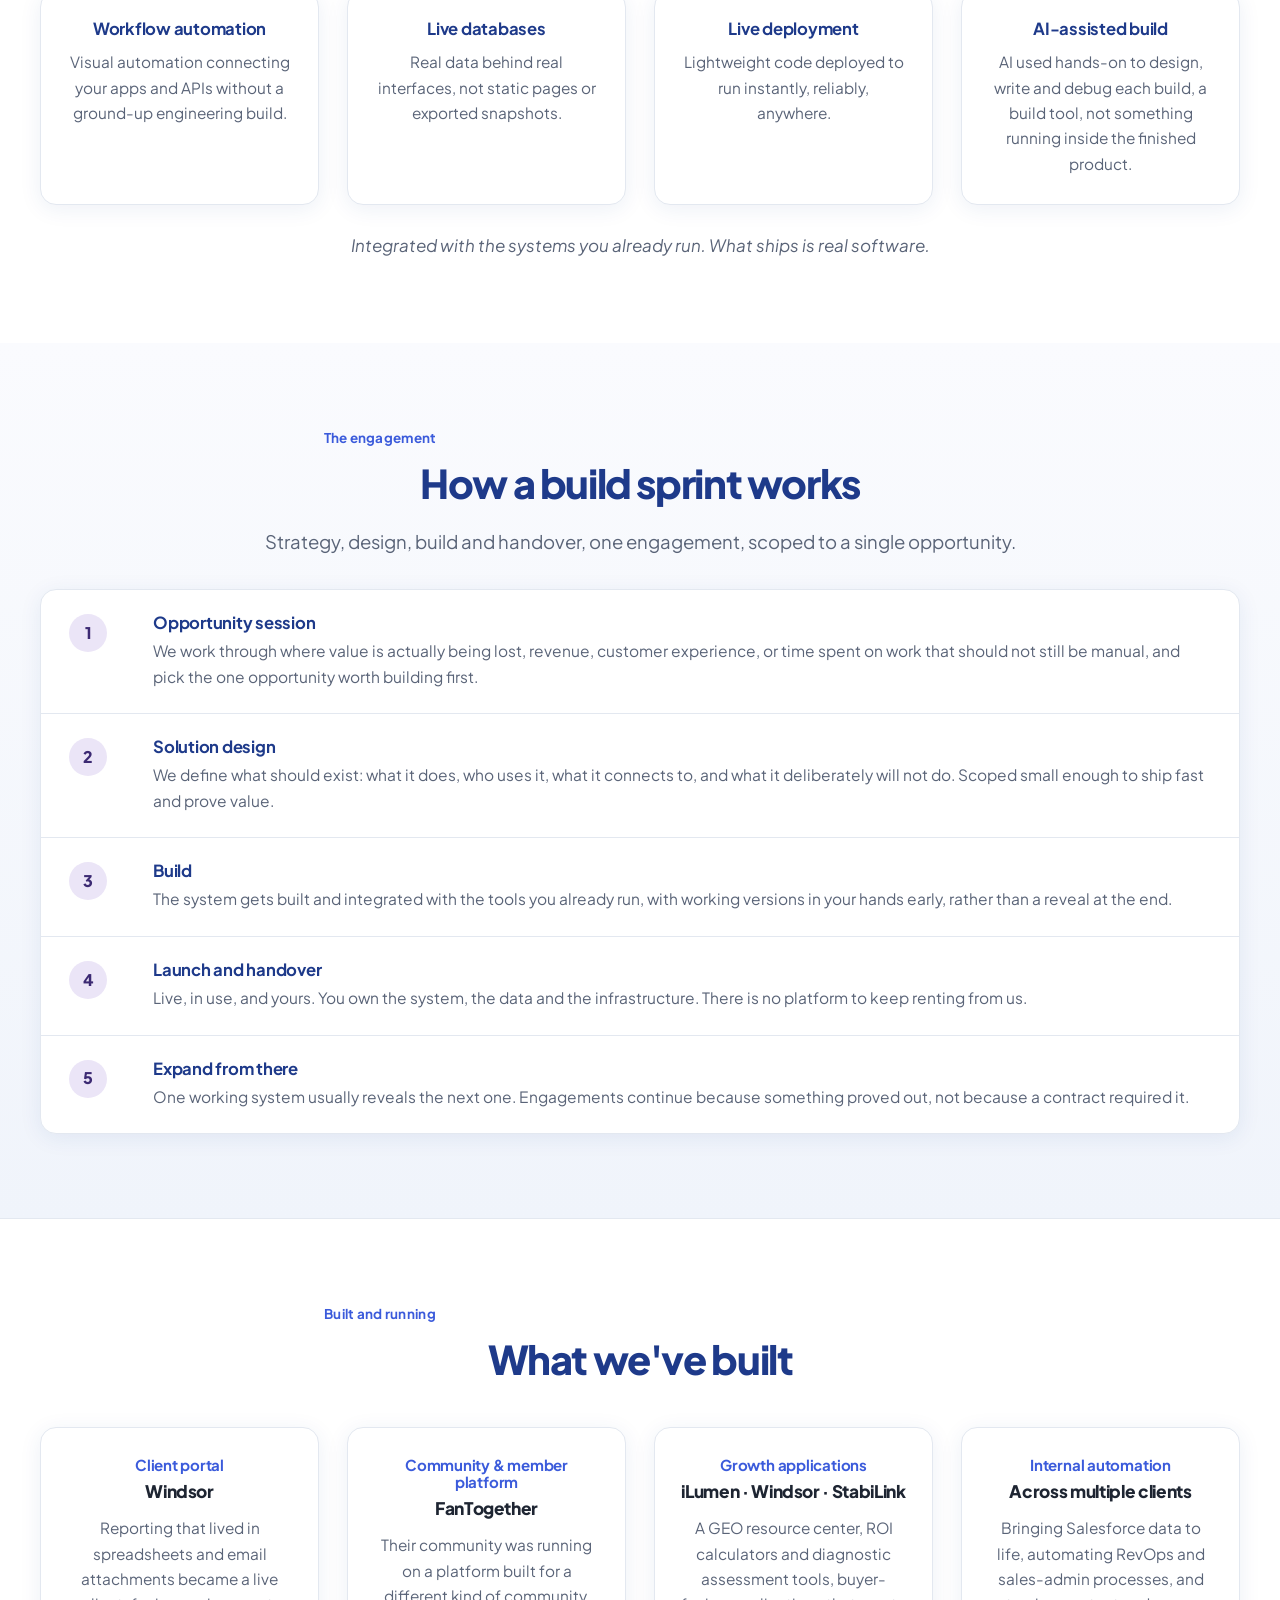
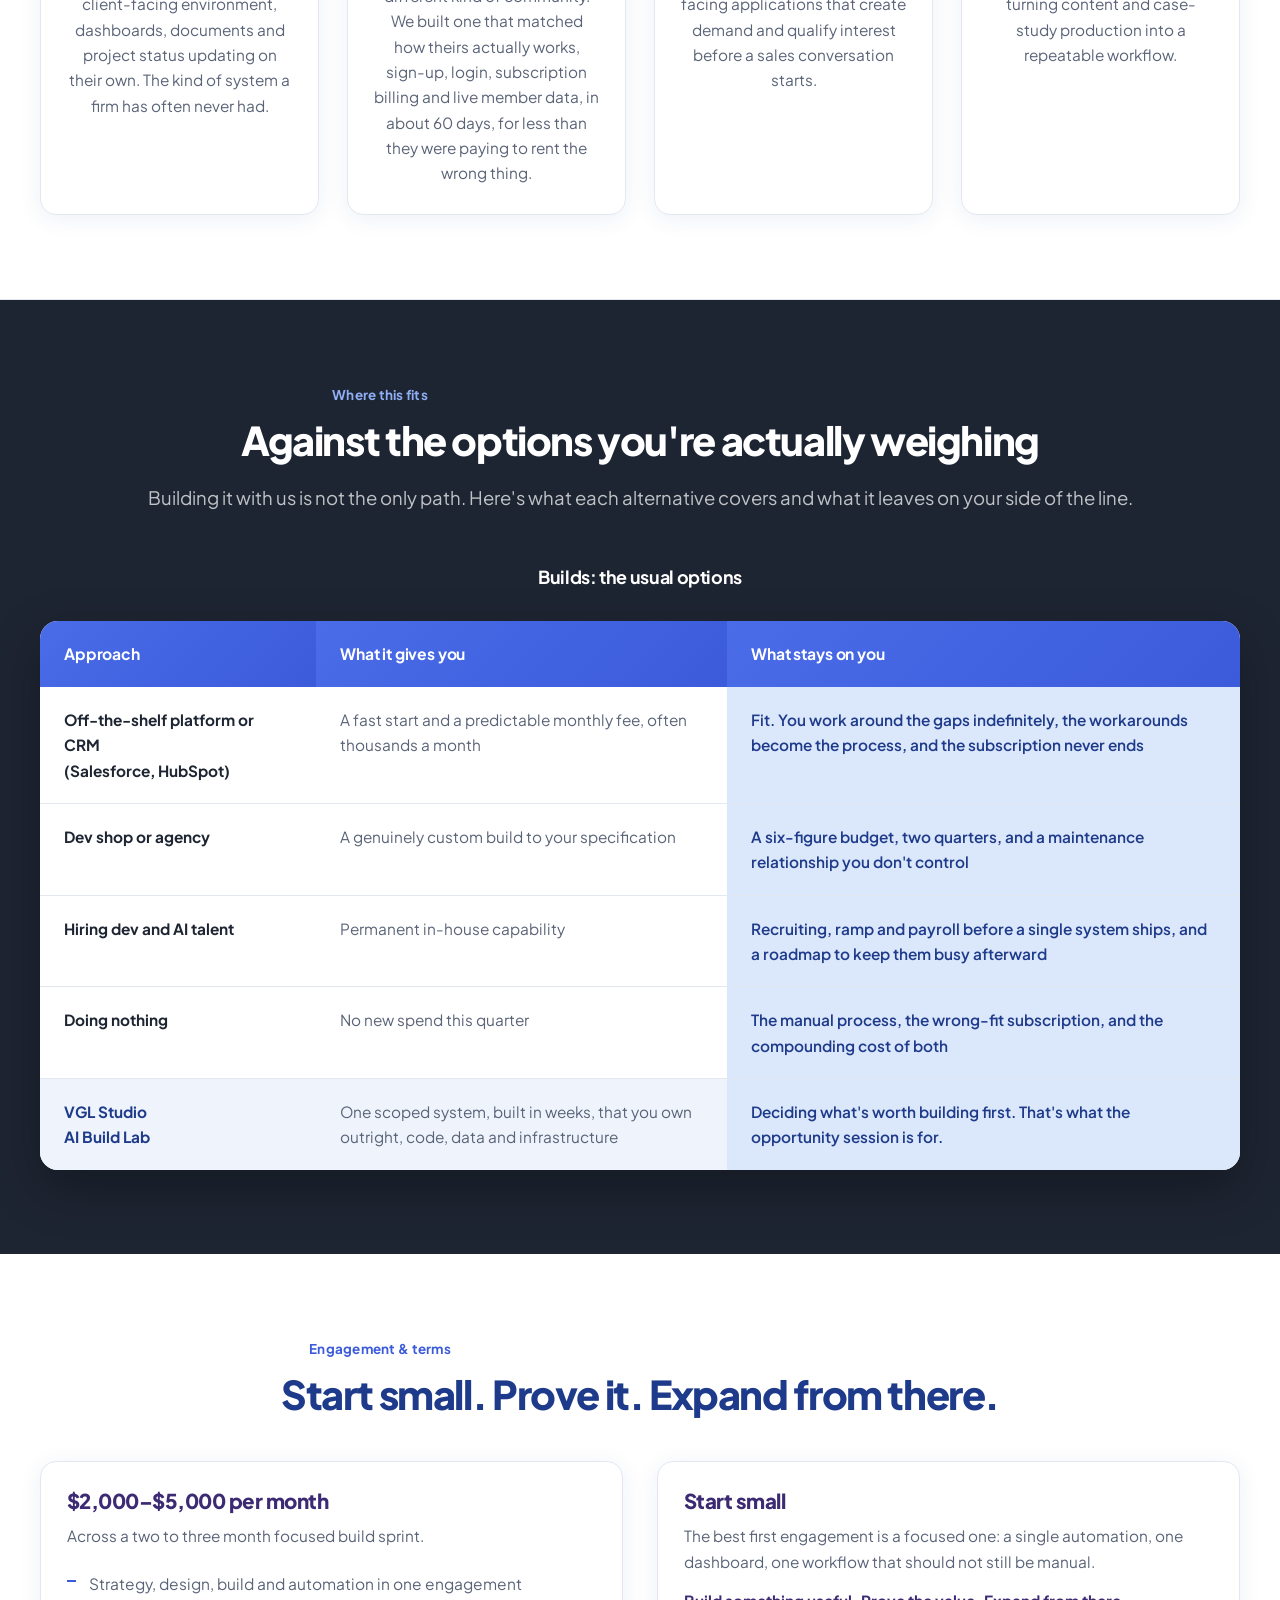
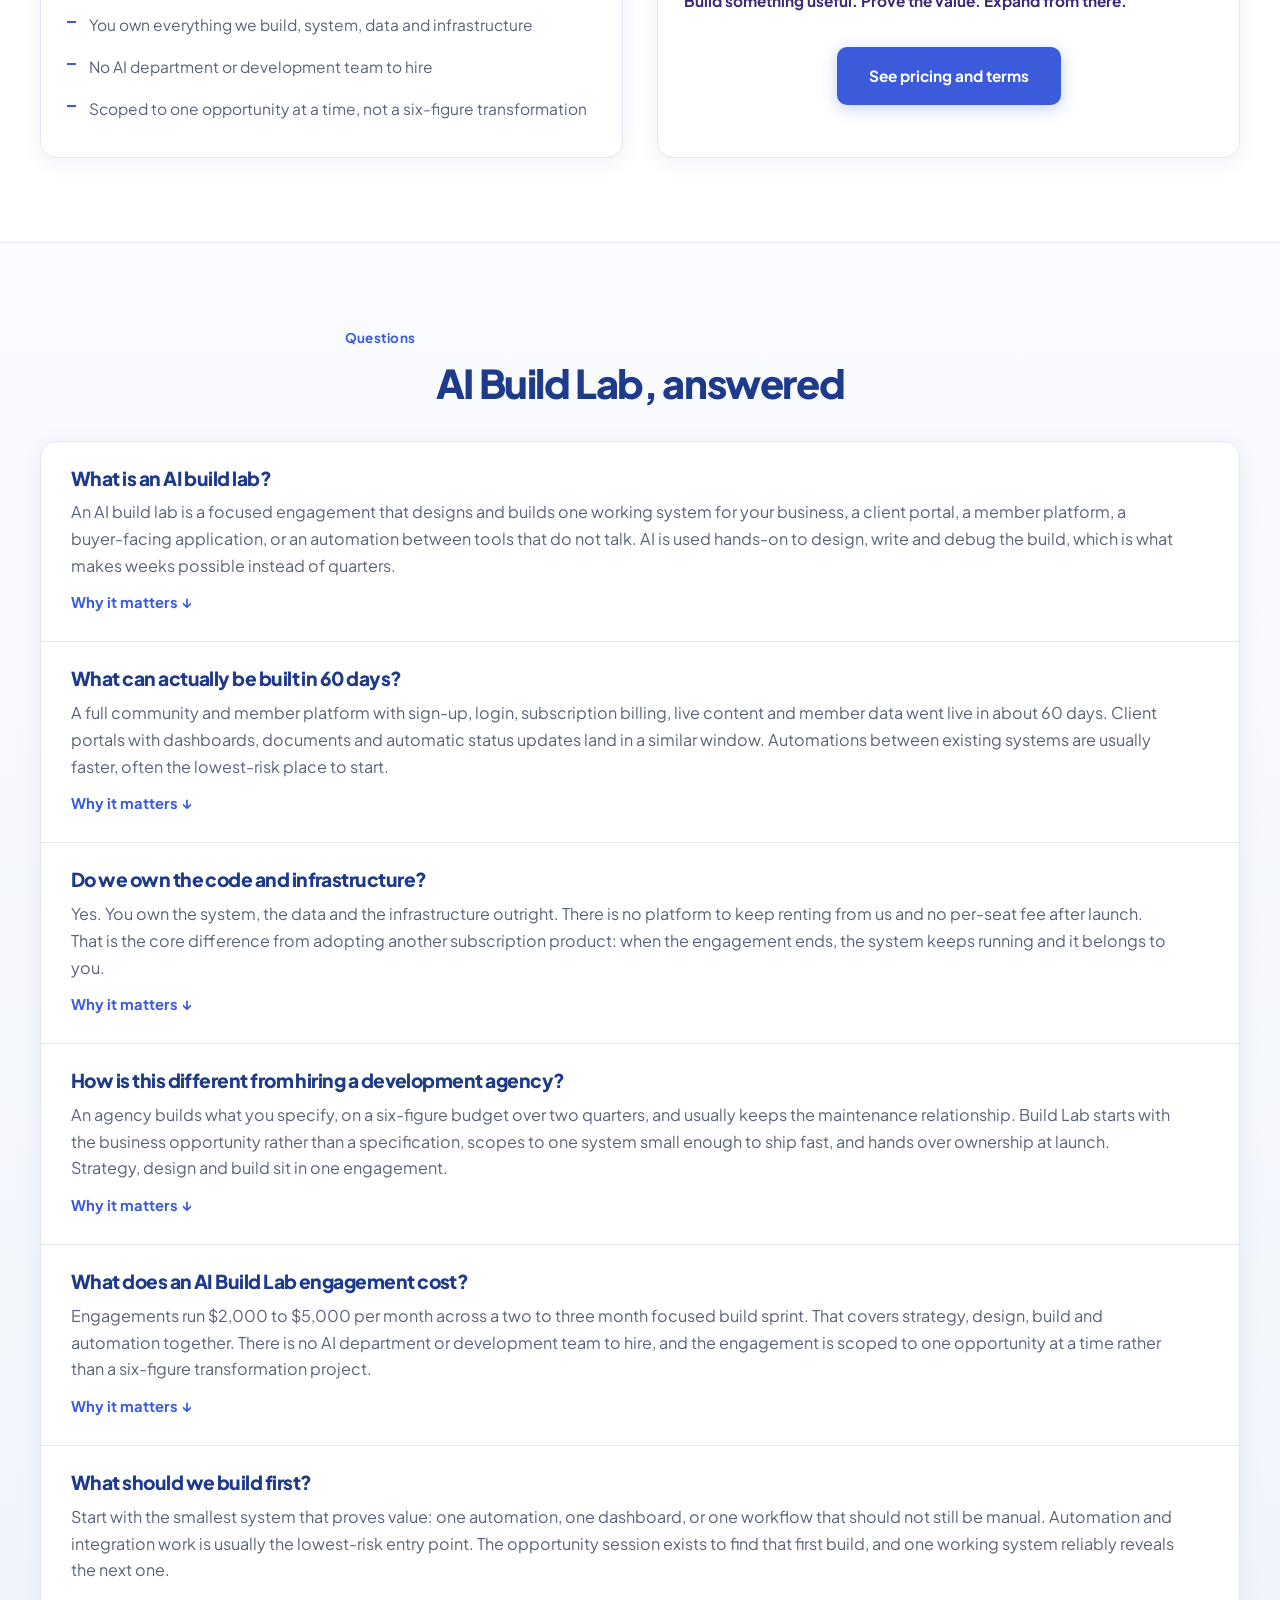
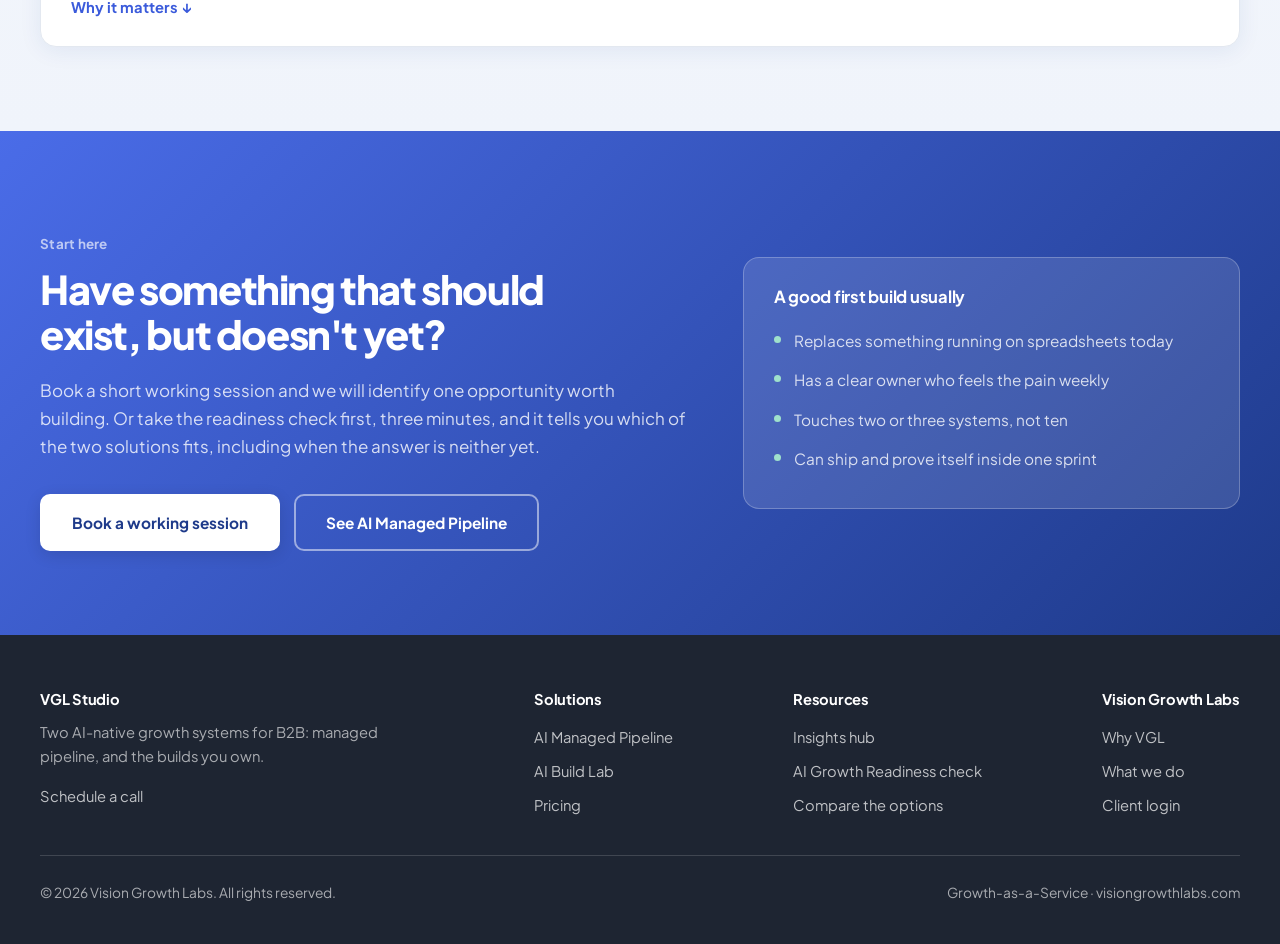
<file: ai-build-lab.html>
<!DOCTYPE html>
<html lang="en">
<head>
<!-- Google tag (gtag.js) -->
<script async src="https://www.googletagmanager.com/gtag/js?id=G-7WKP0EM36C"></script>
<script>
  window.dataLayer = window.dataLayer || [];
  function gtag(){dataLayer.push(arguments);}
  gtag('js', new Date());
  gtag('config', 'G-7WKP0EM36C');
</script>
<meta charset="UTF-8">
<meta name="viewport" content="width=device-width, initial-scale=1.0">

<title>AI Build Lab | Custom Portals, Platforms &amp; Automation, VGL Studio</title>
<meta name="description" content="AI Build Lab builds the client portals, community platforms, growth apps and automations you can't staff for. Built in weeks, owned by you.">
<link rel="canonical" href="https://vglstudio.ai/ai-build-lab">
<meta name="robots" content="index, follow">

<meta property="og:type" content="article">
<meta property="og:url" content="https://vglstudio.ai/ai-build-lab">
<meta property="og:title" content="AI Build Lab | Custom Portals, Platforms &amp; Automation, VGL Studio">
<meta property="og:description" content="Your fractional Chief Innovation Officer, and the team that builds it. Built in weeks, not quarters. Owned by you, not rented.">
<meta property="og:site_name" content="VGL Studio">
<meta name="twitter:card" content="summary_large_image">
<meta name="twitter:title" content="AI Build Lab, VGL Studio">
<meta name="twitter:description" content="The systems you need but cannot practically staff for. Built in weeks, owned by you.">
<meta property="og:image" content="https://vglstudio.ai/images/og-vgl-studio.jpg">
<meta property="og:image:width" content="1200">
<meta property="og:image:height" content="630">
<meta name="twitter:image" content="https://vglstudio.ai/images/og-vgl-studio.jpg">

<link rel="preconnect" href="https://fonts.googleapis.com">
<link rel="preconnect" href="https://fonts.gstatic.com" crossorigin>
<link href="https://fonts.googleapis.com/css2?family=Plus+Jakarta+Sans:wght@400;500;600;700;800&display=swap" rel="stylesheet">
<link rel="stylesheet" href="/styles.css">

<script type="application/ld+json">
{
  "@context": "https://schema.org",
  "@graph": [
    {
      "@type": "Article",
      "headline": "AI Build Lab, custom portals, platforms and automation",
      "description": "How VGL Studio's AI Build Lab builds the systems a company needs but cannot practically staff for.",
      "author": { "@type": "Person", "name": "Loren Eckart", "url": "https://vglstudio.ai/about" },
      "publisher": { "@type": "Organization", "name": "VGL Studio", "url": "https://vglstudio.ai/" },
      "dateModified": "2026-09-12",
      "mainEntityOfPage": "https://vglstudio.ai/ai-build-lab"
    },
    {
      "@type": "BreadcrumbList",
      "itemListElement": [
        { "@type": "ListItem", "position": 1, "name": "VGL Studio", "item": "https://vglstudio.ai/" },
        { "@type": "ListItem", "position": 2, "name": "AI Build Lab", "item": "https://vglstudio.ai/ai-build-lab" }
      ]
    },
    {
      "@type": "FAQPage",
      "mainEntity": [
        {
          "@type": "Question",
          "name": "What is an AI build lab?",
          "acceptedAnswer": { "@type": "Answer", "text": "An AI build lab is a focused engagement that designs and builds one working system for your business, a client portal, a member platform, a buyer-facing application, or an automation between tools that do not talk. AI is used hands-on to design, write and debug the build, which is what makes weeks possible instead of quarters." }
        },
        {
          "@type": "Question",
          "name": "What can actually be built in 60 days?",
          "acceptedAnswer": { "@type": "Answer", "text": "A full community and member platform with sign-up, login, subscription billing, live content and member data went live in about 60 days. Client portals with dashboards, documents and automatic status updates land in a similar window. Automations between existing systems are usually faster, often the lowest-risk place to start." }
        },
        {
          "@type": "Question",
          "name": "Do we own the code and infrastructure?",
          "acceptedAnswer": { "@type": "Answer", "text": "Yes. You own the system, the data and the infrastructure outright. There is no platform to keep renting from us and no per-seat fee after launch. That is the core difference from adopting another subscription product: when the engagement ends, the system keeps running and it belongs to you." }
        },
        {
          "@type": "Question",
          "name": "How is this different from hiring a development agency?",
          "acceptedAnswer": { "@type": "Answer", "text": "An agency builds what you specify, on a six-figure budget over two quarters, and usually keeps the maintenance relationship. Build Lab starts with the business opportunity rather than a specification, scopes to one system small enough to ship fast, and hands over ownership at launch. Strategy, design and build sit in one engagement." }
        },
        {
          "@type": "Question",
          "name": "What does an AI Build Lab engagement cost?",
          "acceptedAnswer": { "@type": "Answer", "text": "Engagements run $2,000 to $5,000 per month across a two to three month focused build sprint. That covers strategy, design, build and automation together. There is no AI department or development team to hire, and the engagement is scoped to one opportunity at a time rather than a six-figure transformation project." }
        },
        {
          "@type": "Question",
          "name": "What should we build first?",
          "acceptedAnswer": { "@type": "Answer", "text": "Start with the smallest system that proves value: one automation, one dashboard, or one workflow that should not still be manual. Automation and integration work is usually the lowest-risk entry point. The opportunity session exists to find that first build, and one working system reliably reveals the next one." }
        }
      ]
    }
  ]
}
</script>
</head>

<body>
<a class="skip" href="#main">Skip to content</a>

<header id="siteheader">
  <div class="wrap nav">
    <a class="brand" href="/">VGL Studio</a>
    <button class="navtoggle" id="navtoggle" aria-label="Open menu" aria-expanded="false"><span></span><span></span><span></span></button>
    <nav aria-label="Primary" id="primarynav">
      <ul>
        <li><a href="/ai-managed-pipeline">AI Managed Pipeline</a></li>
        <li><a class="here" href="/ai-build-lab">AI Build Lab</a></li>
        <li><a href="/pricing">Pricing</a></li>
        <li><a href="/insights">Insights</a></li>
        <li><a href="/about">About</a></li>
      </ul>
    </nav>
    <div class="navactions">
      <a class="nav-diag" href="/readiness"><span class="dot"></span>Growth Readiness</a>
      <a class="nav-cta" href="https://api.leadconnectorhq.com/widget/bookings/loren-eckart">Schedule a demo</a>
    </div>
  </div>
</header>

<main id="main">

<section class="phero phero-plum">
  <div class="wrap">
    <span class="pill">AI Build Lab</span>
    <h1>Your fractional Chief Innovation Officer, and the team that builds it.</h1>
    <p class="sub">Most companies know AI is going to change their business. Very few know what to actually build with it.</p>
    <p class="deck">AI Build Lab builds the systems, tools and platforms a company needs but cannot practically staff for, client portals, member and community platforms, automation and custom applications. Built in weeks, not quarters. Owned by you, not rented.</p>
    <div class="btns">
      <a class="btn btn-light" href="https://api.leadconnectorhq.com/widget/bookings/loren-eckart">Book a working session</a>
      <a class="btn btn-outline-light" href="/readiness">Take the AI Growth Readiness Check</a>
    </div>
  </div>
</section>

<div class="wrap crumbs">
  <a href="/">VGL Studio</a><span>/</span>AI Build Lab
</div>

<div class="wrap">
  <div class="metrics-light metrics-plum">
    <div class="metric"><span class="num">4 tracks</span><span class="cap">growth &amp; innovation build paths</span></div>
    <div class="metric"><span class="num">60 days</span><span class="cap">custom community platform, live</span></div>
    <div class="metric"><span class="num">2&ndash;3 mo.</span><span class="cap">focused build sprints</span></div>
    <div class="metric"><span class="num">0 hires</span><span class="cap">no AI or dev team required</span></div>
  </div>
</div>

<section class="band">
  <div class="wrap">
    <div class="center">
      <p class="eyebrow">Where this starts</p>
      <h2>Two situations where this applies</h2>
      <p class="lead">Almost every engagement starts in one of these two places.</p>
    </div>
    <div class="defgrid defgrid-plum">
      <div class="defrow">
        <div class="dl"><h4>The manual situation</h4><span class="dsub">Spreadsheets and email attachments</span></div>
        <div class="dr"><p>Work that runs on someone remembering to send the update. It functions, until it stops scaling, and nobody can see what is happening without asking for it.</p></div>
      </div>
      <div class="defrow">
        <div class="dl"><h4>The wrong-fit situation</h4><span class="dsub">A platform built for a different business</span></div>
        <div class="dr"><p>A monthly subscription for something designed around a different kind of company. It half fits. Everyone works around it. The workarounds have quietly become the process.</p></div>
      </div>
    </div>

    <div class="callout" style="margin-top:46px">
      <h3>What could we build today that was not economically practical two years ago?</h3>
      <p>AI-assisted development and modern infrastructure collapsed the cost of creating software, automations, dashboards and customer experiences. Systems that used to require a development team and a six-figure budget now take weeks. AI Build Lab exists to act on that.</p>
    </div>
  </div>
</section>

<section class="band detailband">
  <div class="wrap">
    <div class="center">
      <p class="eyebrow">What we build</p>
      <h2>Four build tracks</h2>
      <p class="lead">Each one a place where growth, customer experience or internal efficiency is currently limited by something you do not have.</p>
    </div>
    <div class="grid-2">
      <div class="item item-plum">
        <h3>Client portals &amp; dashboards</h3>
        <p>Replace static reports, spreadsheets and email attachments with a live, secure portal where clients see their data, documents, analytics and progress update on their own.</p>
        <p style="margin-top:12px;font-weight:700;color:var(--plum);font-size:0.92rem">Strong fit: firms that have never had a client-facing system</p>
      </div>
      <div class="item item-plum">
        <h3>Community &amp; member platforms</h3>
        <p>Sign-up, login, subscription billing, live content and member data, built to fit how your community actually works, rather than how a subscription platform assumes it works.</p>
        <p style="margin-top:12px;font-weight:700;color:var(--plum);font-size:0.92rem">Strong fit: communities outgrowing an off-the-shelf platform</p>
      </div>
      <div class="item item-plum">
        <h3>Growth applications</h3>
        <p>GEO resource centers, ROI calculators and diagnostic assessment tools, buyer-facing applications that create demand and qualify interest before a sales conversation starts.</p>
        <p style="margin-top:12px;font-weight:700;color:var(--plum);font-size:0.92rem">Strong fit: expertise-led firms that need to create demand, not just capture it</p>
      </div>
      <div class="item item-plum">
        <h3>Automation &amp; integrations</h3>
        <p>Connect the systems that do not talk to each other and eliminate the manual work between them: data sync, automated reporting, event-triggered notifications and workflow automation across existing tools.</p>
        <p style="margin-top:12px;font-weight:700;color:var(--plum);font-size:0.92rem">Strong fit: the lowest-risk place to start</p>
      </div>
    </div>
    <div class="notecard">
      <h4>And when it fits none of these</h4>
      <p>An internal operating tool, an industry-specific utility, a new digital product, we build that too. The tracks describe where the work usually lands, not the limit of what can be built.</p>
    </div>
  </div>
</section>

<section class="band">
  <div class="wrap">
    <div class="center">
      <p class="eyebrow">Why VGL Studio</p>
      <h2>Most companies don't need an AI department</h2>
      <p class="lead">They need someone who can decide what to build, and then build it.</p>
    </div>
    <div class="grid-2">
      <div class="item item-plum">
        <h4>Knowing what to build beats knowing every tool</h4>
        <p>There are thousands of AI tools. The value is not in tracking all of them. It is in knowing what should actually be built for your business, which is a judgment call about your economics rather than a technology question.</p>
      </div>
      <div class="item item-plum">
        <h4>We start at the business opportunity</h4>
        <p>Where can we create revenue? Improve the customer experience? Remove friction? VGL brings the perspective of operators who have built, grown, scaled and exited companies, now applying AI directly to growth and innovation problems. Then we build it.</p>
      </div>
    </div>

    <h3 class="subhead">How it gets built</h3>
    <div class="grid-4">
      <div class="item">
        <h4>Workflow automation</h4>
        <p>Visual automation connecting your apps and APIs without a ground-up engineering build.</p>
      </div>
      <div class="item">
        <h4>Live databases</h4>
        <p>Real data behind real interfaces, not static pages or exported snapshots.</p>
      </div>
      <div class="item">
        <h4>Live deployment</h4>
        <p>Lightweight code deployed to run instantly, reliably, anywhere.</p>
      </div>
      <div class="item">
        <h4>AI-assisted build</h4>
        <p>AI used hands-on to design, write and debug each build, a build tool, not something running inside the finished product.</p>
      </div>
    </div>
    <p style="text-align:center;margin:26px auto 0;color:var(--slate);font-style:italic">Integrated with the systems you already run. What ships is real software.</p>
  </div>
</section>

<section class="band detailband">
  <div class="wrap">
    <div class="center">
      <p class="eyebrow">The engagement</p>
      <h2>How a build sprint works</h2>
      <p class="lead">Strategy, design, build and handover, one engagement, scoped to a single opportunity.</p>
    </div>
    <ol class="steps steps-plum">
      <li>
        <div>
          <h4>Opportunity session</h4>
          <p>We work through where value is actually being lost, revenue, customer experience, or time spent on work that should not still be manual, and pick the one opportunity worth building first.</p>
        </div>
      </li>
      <li>
        <div>
          <h4>Solution design</h4>
          <p>We define what should exist: what it does, who uses it, what it connects to, and what it deliberately will not do. Scoped small enough to ship fast and prove value.</p>
        </div>
      </li>
      <li>
        <div>
          <h4>Build</h4>
          <p>The system gets built and integrated with the tools you already run, with working versions in your hands early, rather than a reveal at the end.</p>
        </div>
      </li>
      <li>
        <div>
          <h4>Launch and handover</h4>
          <p>Live, in use, and yours. You own the system, the data and the infrastructure. There is no platform to keep renting from us.</p>
        </div>
      </li>
      <li>
        <div>
          <h4>Expand from there</h4>
          <p>One working system usually reveals the next one. Engagements continue because something proved out, not because a contract required it.</p>
        </div>
      </li>
    </ol>
  </div>
</section>

<section class="band proof">
  <div class="wrap">
    <div class="center">
      <p class="eyebrow">Built and running</p>
      <h2>What we've built</h2>
    </div>
    <div class="grid-4">
      <div class="item">
        <h4>Client portal</h4>
        <p class="client">Windsor</p>
        <p>Reporting that lived in spreadsheets and email attachments became a live client-facing environment, dashboards, documents and project status updating on their own. The kind of system a firm has often never had.</p>
      </div>
      <div class="item">
        <h4>Community &amp; member platform</h4>
        <p class="client">FanTogether</p>
        <p>Their community was running on a platform built for a different kind of community. We built one that matched how theirs actually works, sign-up, login, subscription billing and live member data, in about 60 days, for less than they were paying to rent the wrong thing.</p>
      </div>
      <div class="item">
        <h4>Growth applications</h4>
        <p class="client">iLumen &middot; Windsor &middot; StabiLink</p>
        <p>A GEO resource center, ROI calculators and diagnostic assessment tools, buyer-facing applications that create demand and qualify interest before a sales conversation starts.</p>
      </div>
      <div class="item">
        <h4>Internal automation</h4>
        <p class="client">Across multiple clients</p>
        <p>Bringing Salesforce data to life, automating RevOps and sales-admin processes, and turning content and case-study production into a repeatable workflow.</p>
      </div>
    </div>
  </div>
</section>

<section class="band fitband">
  <div class="wrap center">
    <p class="eyebrow">Where this fits</p>
    <h2>Against the options you're actually weighing</h2>
    <p class="lead">Building it with us is not the only path. Here's what each alternative covers and what it leaves on your side of the line.</p>

    <p class="tcap">Builds: the usual options</p>
    <div class="tablecard">
    <table>
      <thead>
        <tr><th scope="col">Approach</th><th scope="col">What it gives you</th><th scope="col">What stays on you</th></tr>
      </thead>
      <tbody>
        <tr><th scope="row">Off-the-shelf platform or CRM<br>(Salesforce, HubSpot)</th><td>A fast start and a predictable monthly fee, often thousands a month</td><td>Fit. You work around the gaps indefinitely, the workarounds become the process, and the subscription never ends</td></tr>
        <tr><th scope="row">Dev shop or agency</th><td>A genuinely custom build to your specification</td><td>A six-figure budget, two quarters, and a maintenance relationship you don't control</td></tr>
        <tr><th scope="row">Hiring dev and AI talent</th><td>Permanent in-house capability</td><td>Recruiting, ramp and payroll before a single system ships, and a roadmap to keep them busy afterward</td></tr>
        <tr><th scope="row">Doing nothing</th><td>No new spend this quarter</td><td>The manual process, the wrong-fit subscription, and the compounding cost of both</td></tr>
        <tr class="us us-plum"><th scope="row">VGL Studio<br>AI Build Lab</th><td>One scoped system, built in weeks, that you own outright, code, data and infrastructure</td><td>Deciding what's worth building first. That's what the opportunity session is for.</td></tr>
      </tbody>
    </table>
    </div>
  </div>
</section>

<section class="band">
  <div class="wrap center">
    <p class="eyebrow">Engagement &amp; terms</p>
    <h2>Start small. Prove it. Expand from there.</h2>
    <div class="grid-2" style="text-align:left">
      <div class="item item-plum" style="text-align:left">
        <h3>$2,000&ndash;$5,000 per month</h3>
        <p style="margin-bottom:14px">Across a two to three month focused build sprint.</p>
        <ul class="speclist">
          <li>Strategy, design, build and automation in one engagement</li>
          <li>You own everything we build, system, data and infrastructure</li>
          <li>No AI department or development team to hire</li>
          <li>Scoped to one opportunity at a time, not a six-figure transformation</li>
        </ul>
      </div>
      <div class="item item-plum" style="text-align:left">
        <h3>Start small</h3>
        <p>The best first engagement is a focused one: a single automation, one dashboard, one workflow that should not still be manual.</p>
        <p style="margin-top:14px;font-weight:700;color:var(--plum)">Build something useful. Prove the value. Expand from there.</p>
        <div class="btns"><a class="btn btn-primary" href="/pricing">See pricing and terms</a></div>
      </div>
    </div>
  </div>
</section>

<section class="band faq detailband">
  <div class="wrap">
    <div class="center">
      <p class="eyebrow">Questions</p>
      <h2>AI Build Lab, answered</h2>
    </div>
    <div class="faqlist">

      <div class="faqitem">
        <h2 class="faq-q-h" id="what-is-an-ai-build-lab">What is an AI build lab?</h2>
        <p class="faq-a">An AI build lab is a focused engagement that designs and builds one working system for your business, a client portal, a member platform, a buyer-facing application, or an automation between tools that do not talk. AI is used hands-on to design, write and debug the build, which is what makes weeks possible instead of quarters.</p>
        <button class="faq-more" aria-expanded="false" aria-controls="b1">Why it matters &darr;</button>
        <div class="faq-depth" id="b1">
          <p>The important word is one. The failure mode of most internal software efforts is scope: a platform that will eventually do everything, shipped never.</p>
          <p>Scoping to a single opportunity, with an explicit list of what it deliberately will not do, is what keeps a build sprint inside two or three months.</p>
        
          <h3>The VGL perspective</h3>
          <p class="persp">The interesting question is not what AI can build. It is what is now worth building that was not worth building two years ago.</p>
        </div>
      </div>

      <div class="faqitem">
        <h2 class="faq-q-h" id="what-in-60-days">What can actually be built in 60 days?</h2>
        <p class="faq-a">A full community and member platform with sign-up, login, subscription billing, live content and member data went live in about 60 days. Client portals with dashboards, documents and automatic status updates land in a similar window. Automations between existing systems are usually faster, often the lowest-risk place to start.</p>
        <button class="faq-more" aria-expanded="false" aria-controls="b2">Why it matters &darr;</button>
        <div class="faq-depth" id="b2">
          <p>Sixty days is not a promise attached to every build. It is what one real community platform took, delivered for less than the client had been paying to rent a platform that fit them poorly.</p>
          <p>What determines the timeline is scope discipline and how many existing systems the build has to integrate with, not raw build speed.</p>
        
          <h3>The VGL perspective</h3>
          <p class="persp">Sixty days is what one real platform took. We would rather quote the instance than imply the rule.</p>
        </div>
      </div>

      <div class="faqitem">
        <h2 class="faq-q-h" id="do-we-own-it">Do we own the code and infrastructure?</h2>
        <p class="faq-a">Yes. You own the system, the data and the infrastructure outright. There is no platform to keep renting from us and no per-seat fee after launch. That is the core difference from adopting another subscription product: when the engagement ends, the system keeps running and it belongs to you.</p>
        <button class="faq-more" aria-expanded="false" aria-controls="b3">Why it matters &darr;</button>
        <div class="faq-depth" id="b3">
          <p>Ownership changes the economics over a three-year horizon. A subscription that half fits costs you every month indefinitely and still leaves the workarounds in place.</p>
          <p>It also changes the incentive on our side. We cannot keep you through switching costs, so engagements continue only when something proved out.</p>
        
          <h3>The VGL perspective</h3>
          <p class="persp">Every alternative except a build you own is a recurring cost. That sentence is the whole argument.</p>
        </div>
      </div>

      <div class="faqitem">
        <h2 class="faq-q-h" id="vs-dev-agency">How is this different from hiring a development agency?</h2>
        <p class="faq-a">An agency builds what you specify, on a six-figure budget over two quarters, and usually keeps the maintenance relationship. Build Lab starts with the business opportunity rather than a specification, scopes to one system small enough to ship fast, and hands over ownership at launch. Strategy, design and build sit in one engagement.</p>
        <button class="faq-more" aria-expanded="false" aria-controls="b4">Why it matters &darr;</button>
        <div class="faq-depth" id="b4">
          <p>The specification gap is the expensive part. An agency needs you to already know what to build, which means the strategy work happens before the engagement, usually informally and usually incompletely.</p>
          <p>Starting at the opportunity means the first session is about where value is leaking, not about requirements gathering for something already decided.</p>
        
          <h3>The VGL perspective</h3>
          <p class="persp">Most companies do not need an AI department. They need someone who can decide what to build, and then build it.</p>
        </div>
      </div>

      <div class="faqitem">
        <h2 class="faq-q-h" id="build-lab-cost">What does an AI Build Lab engagement cost?</h2>
        <p class="faq-a">Engagements run $2,000 to $5,000 per month across a two to three month focused build sprint. That covers strategy, design, build and automation together. There is no AI department or development team to hire, and the engagement is scoped to one opportunity at a time rather than a six-figure transformation project.</p>
        <button class="faq-more" aria-expanded="false" aria-controls="b5">Why it matters &darr;</button>
        <div class="faq-depth" id="b5">
          <p>At the top of that range, a three-month sprint totals around $15,000 for a system you own permanently. The agency comparison for equivalent scope typically starts at six figures.</p>
          <p>Full line-item comparisons are on the <a href="/pricing">pricing page</a>.</p>
        
          <h3>The VGL perspective</h3>
          <p class="persp">At the top of the range a three month sprint is roughly the cost of one month of the agency alternative.</p>
        </div>
      </div>

      <div class="faqitem">
        <h2 class="faq-q-h" id="what-to-build-first">What should we build first?</h2>
        <p class="faq-a">Start with the smallest system that proves value: one automation, one dashboard, or one workflow that should not still be manual. Automation and integration work is usually the lowest-risk entry point. The opportunity session exists to find that first build, and one working system reliably reveals the next one.</p>
        <button class="faq-more" aria-expanded="false" aria-controls="b6">Why it matters &darr;</button>
        <div class="faq-depth" id="b6">
          <p>Starting small is not a hedge against ambition. It is how you find out whether the thing you assumed was the bottleneck actually is.</p>
          <p>Teams consistently discover the second build is more valuable than the first, and they only discover it by shipping the first.</p>
        
          <h3>The VGL perspective</h3>
          <p class="persp">Every build we have started small produced a second engagement. Every one that started large spent its first month arguing about scope.</p>
        </div>
      </div>

    </div>
  </div>
</section>

<section class="band readiness">
  <div class="wrap inner">
    <div>
      <p class="eyebrow" style="color:rgba(255,255,255,0.65)">Start here</p>
      <h2>Have something that should exist, but doesn't yet?</h2>
      <p>Book a short working session and we will identify one opportunity worth building. Or take the readiness check first, three minutes, and it tells you which of the two solutions fits, including when the answer is neither yet.</p>
      <div class="btns">
        <a class="btn btn-light" href="https://api.leadconnectorhq.com/widget/bookings/loren-eckart">Book a working session</a>
        <a class="btn btn-outline-light" href="/ai-managed-pipeline">See AI Managed Pipeline</a>
      </div>
    </div>
    <div class="rcard">
      <h4>A good first build usually</h4>
      <ul>
        <li>Replaces something running on spreadsheets today</li>
        <li>Has a clear owner who feels the pain weekly</li>
        <li>Touches two or three systems, not ten</li>
        <li>Can ship and prove itself inside one sprint</li>
      </ul>
    </div>
  </div>
</section>

</main>

<footer>
  <div class="wrap">
    <div class="fgrid">
      <div>
        <h4>VGL Studio</h4>
        <p style="max-width:34ch">Two AI-native growth systems for B2B: managed pipeline, and the builds you own.</p>
        <p style="margin-top:16px"><a href="https://api.leadconnectorhq.com/widget/bookings/loren-eckart">Schedule a call</a></p>
      </div>
      <div>
        <h4>Solutions</h4>
        <ul>
          <li><a href="/ai-managed-pipeline">AI Managed Pipeline</a></li>
          <li><a href="/ai-build-lab">AI Build Lab</a></li>
          <li><a href="/pricing">Pricing</a></li>
        </ul>
      </div>
      <div>
        <h4>Resources</h4>
        <ul>
          <li><a href="/insights">Insights hub</a></li>
          <li><a href="/readiness">AI Growth Readiness check</a></li>
          <li><a href="/insights/choosing-a-partner">Compare the options</a></li>
        </ul>
      </div>
      <div>
        <h4>Vision Growth Labs</h4>
        <ul>
          <li><a href="https://visiongrowthlabs.com">Why VGL</a></li>
          <li><a href="https://visiongrowthlabs.com/what-we-do.html">What we do</a></li>
          <li><a href="https://go.clientlogin.app">Client login</a></li>
        </ul>
      </div>
    </div>
    <div class="fbot">
      <span>&copy; 2026 Vision Growth Labs. All rights reserved.</span>
      <span>Growth-as-a-Service &middot; visiongrowthlabs.com</span>
    </div>
  </div>
</footer>

<script>
(function(){
  var hdr = document.getElementById('siteheader');
  function onScroll(){
    if (window.scrollY > 60) hdr.classList.add('scrolled');
    else hdr.classList.remove('scrolled');
  }
  window.addEventListener('scroll', onScroll, {passive:true});
  onScroll();

  var tg=document.getElementById('navtoggle'), nv=document.getElementById('primarynav');
  if(tg&&nv){ tg.addEventListener('click',function(){
    var open=nv.classList.toggle('open');
    tg.setAttribute('aria-expanded',open?'true':'false');
    tg.classList.toggle('on',open);
    hdr.classList.toggle('navopen',open);
  }); }

  document.querySelectorAll('.faq-more').forEach(function(btn){
    btn.addEventListener('click', function(){
      var panel = document.getElementById(btn.getAttribute('aria-controls'));
      var open = panel.classList.toggle('open');
      btn.setAttribute('aria-expanded', open ? 'true' : 'false');
      btn.innerHTML = open ? 'Show less &uarr;' : 'Why it matters &darr;';
    });
  });
})();
</script>
<script>
/* GA4: booking clicks */
document.addEventListener('click', function (e) {
  if (typeof gtag !== 'function') return;
  var a = e.target.closest('a');
  if (!a) return;
  var href = a.getAttribute('href') || '';
  if (/meetings\.hubspot\.com|leadconnectorhq\.com\/widget\/bookings/.test(href)) {
    gtag('event', 'book_call_click', { link_text: (a.textContent || '').trim().replace(/\s+/g, ' ').slice(0, 60), page_path: location.pathname });
  }
}, true);
</script>
</body>
</html>
</file>
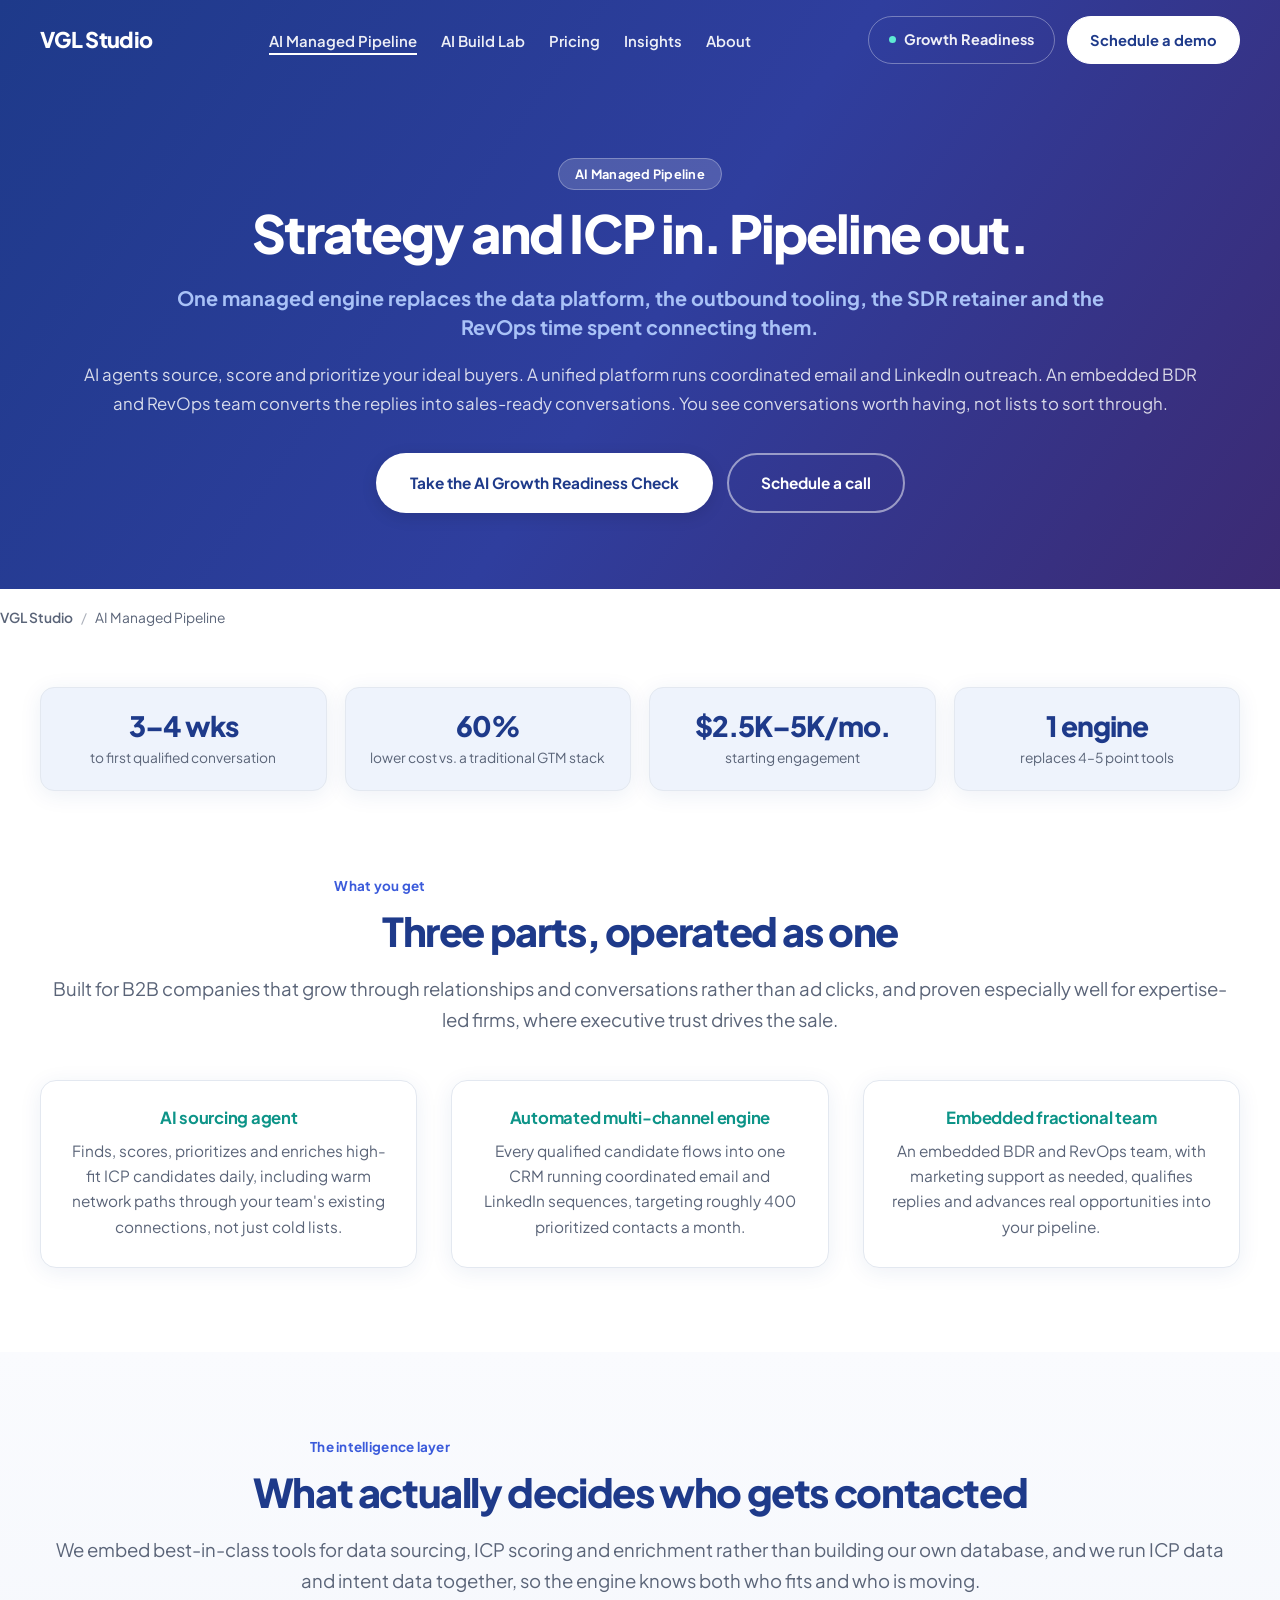
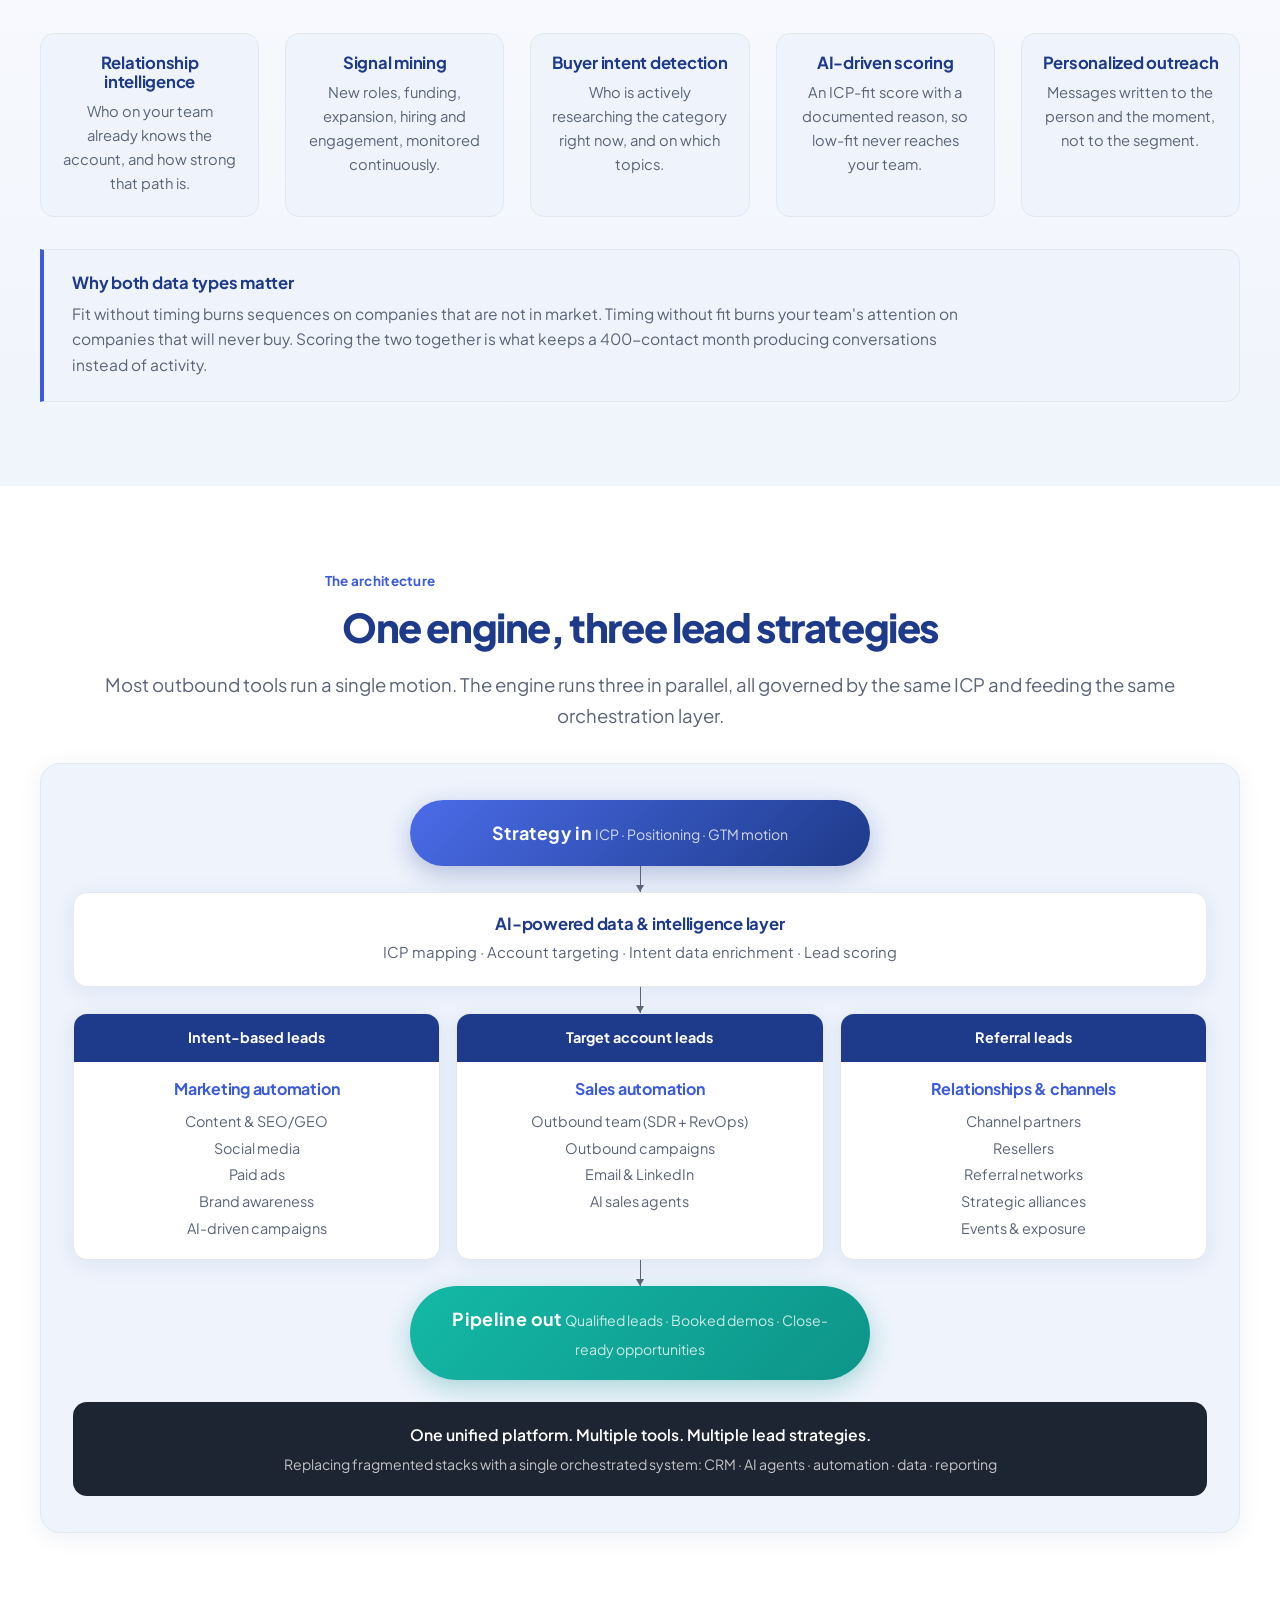
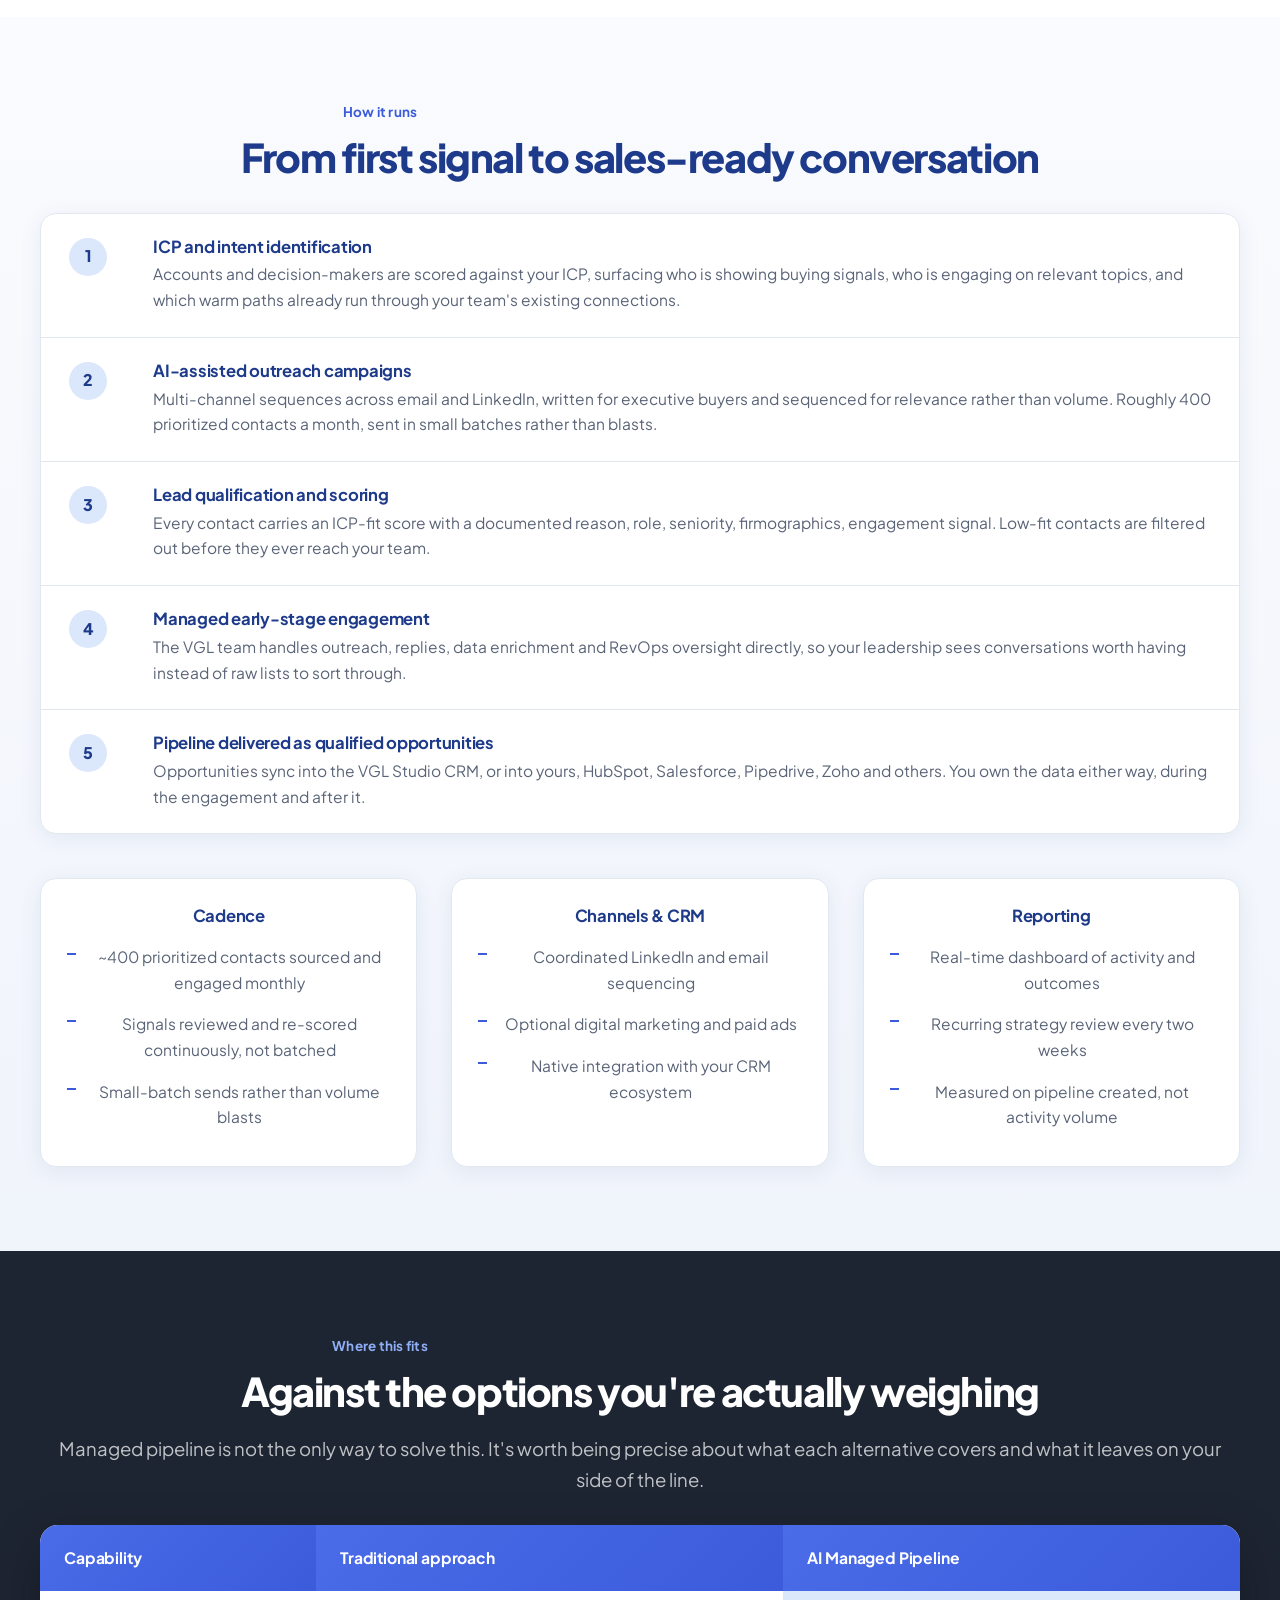
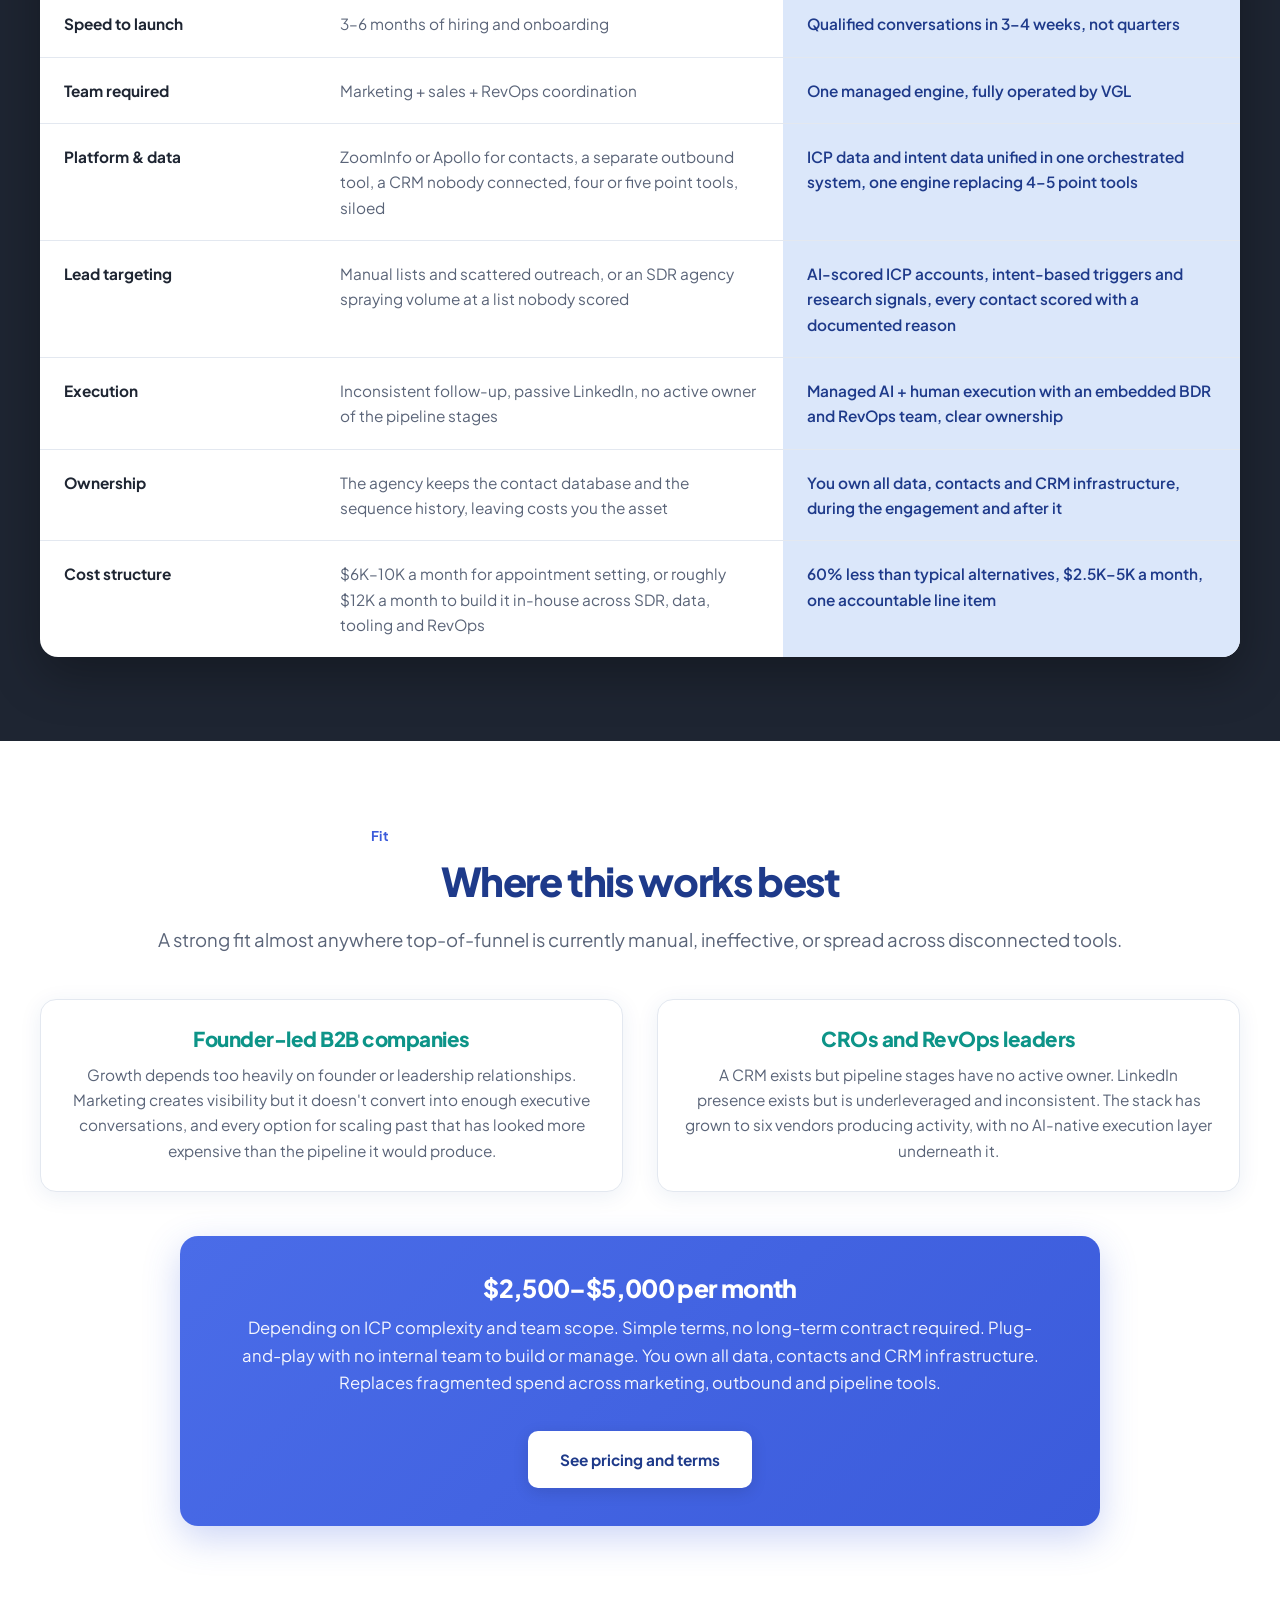
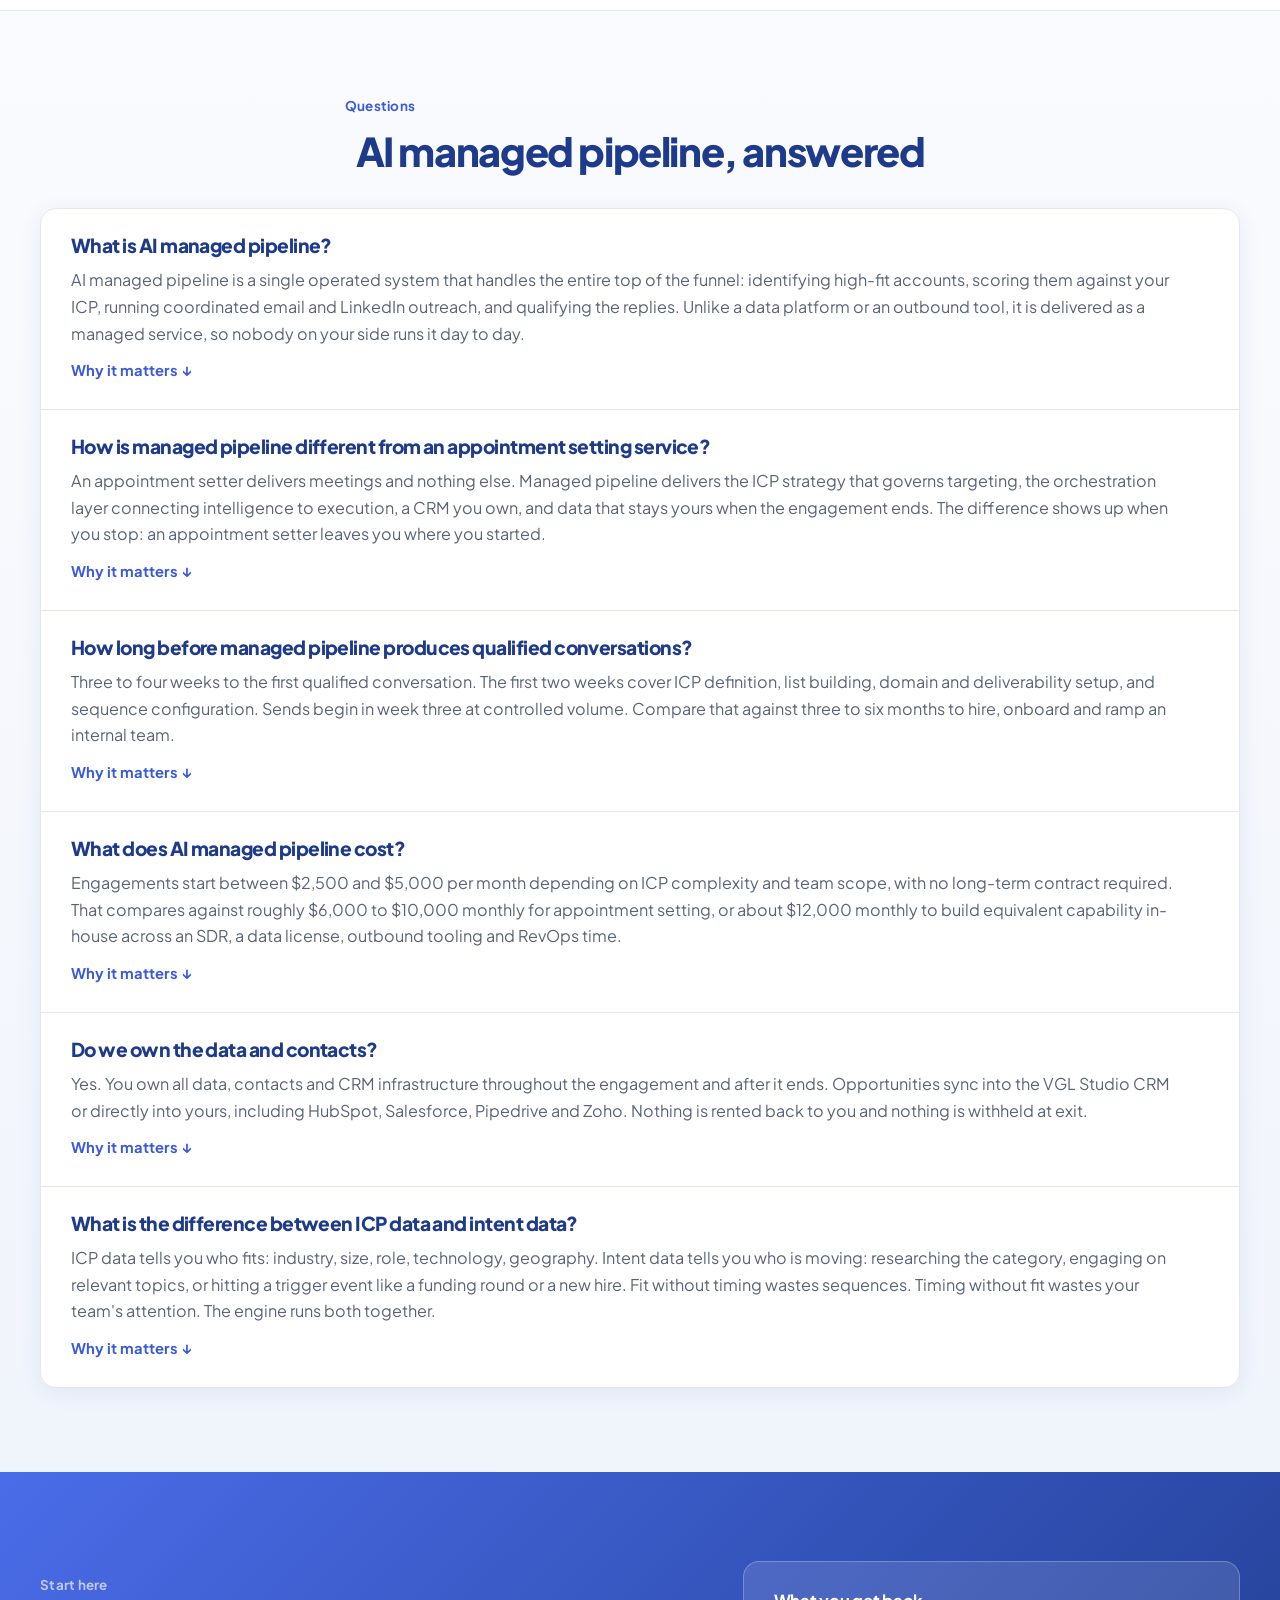
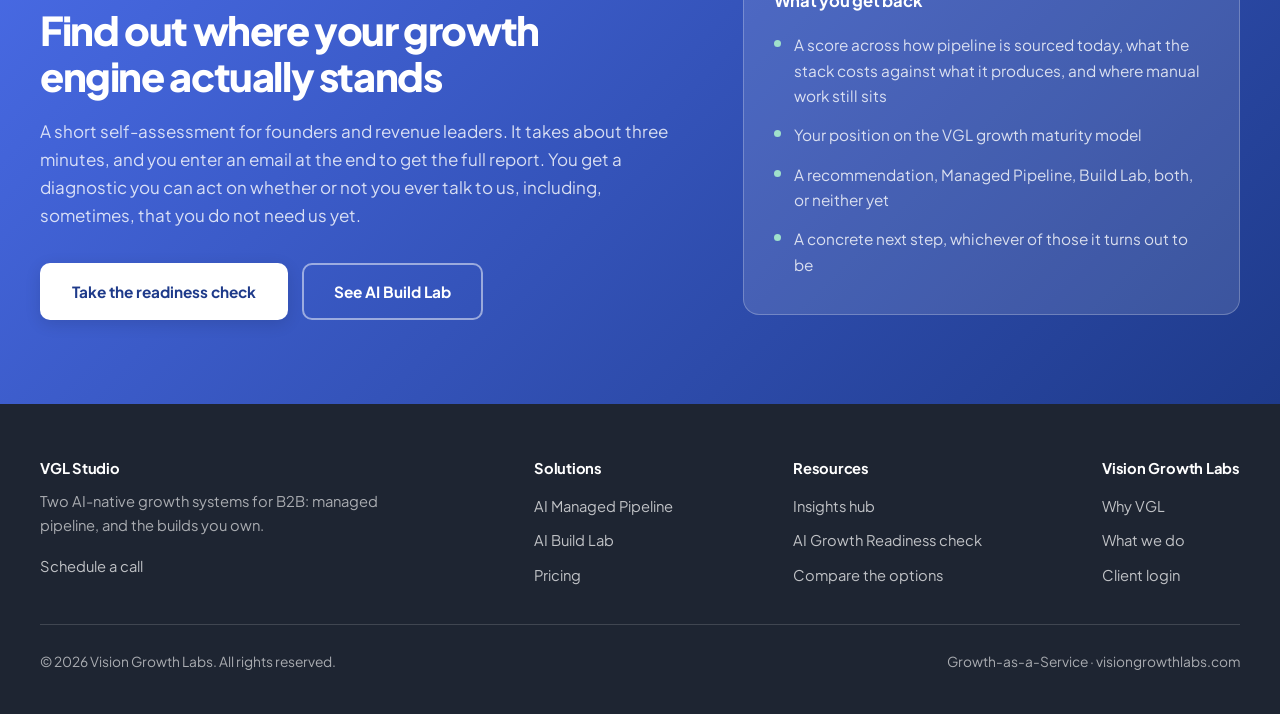
<file: ai-managed-pipeline.html>
<!DOCTYPE html>
<html lang="en">
<head>
<!-- Google tag (gtag.js) -->
<script async src="https://www.googletagmanager.com/gtag/js?id=G-7WKP0EM36C"></script>
<script>
  window.dataLayer = window.dataLayer || [];
  function gtag(){dataLayer.push(arguments);}
  gtag('js', new Date());
  gtag('config', 'G-7WKP0EM36C');
</script>
<meta charset="UTF-8">
<meta name="viewport" content="width=device-width, initial-scale=1.0">

<title>AI Managed Pipeline | Managed B2B Pipeline Generation, VGL Studio</title>
<meta name="description" content="One managed system replaces your fragmented top-of-funnel stack: AI-scored buyers, coordinated email and LinkedIn outreach, and an embedded BDR team.">
<link rel="canonical" href="https://vglstudio.ai/ai-managed-pipeline">
<meta name="robots" content="index, follow">

<meta property="og:type" content="article">
<meta property="og:url" content="https://vglstudio.ai/ai-managed-pipeline">
<meta property="og:title" content="AI Managed Pipeline | Managed B2B Pipeline Generation, VGL Studio">
<meta property="og:description" content="Strategy and ICP in. Pipeline out. One managed engine replaces the data platform, the outbound tooling, the SDR retainer and the RevOps time spent connecting them.">
<meta property="og:site_name" content="VGL Studio">
<meta name="twitter:card" content="summary_large_image">
<meta name="twitter:title" content="AI Managed Pipeline, VGL Studio">
<meta name="twitter:description" content="Strategy and ICP in. Pipeline out. One managed engine, one accountable line item.">
<meta property="og:image" content="https://vglstudio.ai/images/og-vgl-studio.jpg">
<meta property="og:image:width" content="1200">
<meta property="og:image:height" content="630">
<meta name="twitter:image" content="https://vglstudio.ai/images/og-vgl-studio.jpg">

<link rel="preconnect" href="https://fonts.googleapis.com">
<link rel="preconnect" href="https://fonts.gstatic.com" crossorigin>
<link href="https://fonts.googleapis.com/css2?family=Plus+Jakarta+Sans:wght@400;500;600;700;800&display=swap" rel="stylesheet">
<link rel="stylesheet" href="/styles.css">

<script type="application/ld+json">
{
  "@context": "https://schema.org",
  "@graph": [
    {
      "@type": "Article",
      "headline": "AI Managed Pipeline, managed B2B pipeline generation",
      "description": "How VGL Studio's AI Managed Pipeline replaces a fragmented top-of-funnel stack with one managed engine.",
      "author": { "@type": "Person", "name": "Loren Eckart", "url": "https://vglstudio.ai/about" },
      "publisher": { "@type": "Organization", "name": "VGL Studio", "url": "https://vglstudio.ai/" },
      "dateModified": "2026-09-12",
      "mainEntityOfPage": "https://vglstudio.ai/ai-managed-pipeline"
    },
    {
      "@type": "BreadcrumbList",
      "itemListElement": [
        { "@type": "ListItem", "position": 1, "name": "VGL Studio", "item": "https://vglstudio.ai/" },
        { "@type": "ListItem", "position": 2, "name": "AI Managed Pipeline", "item": "https://vglstudio.ai/ai-managed-pipeline" }
      ]
    },
    {
      "@type": "FAQPage",
      "mainEntity": [
        {
          "@type": "Question",
          "name": "What is AI managed pipeline?",
          "acceptedAnswer": { "@type": "Answer", "text": "AI managed pipeline is a single operated system that handles the entire top of the funnel: identifying high-fit accounts, scoring them against your ICP, running coordinated email and LinkedIn outreach, and qualifying the replies. Unlike a data platform or an outbound tool, it is delivered as a managed service, so nobody on your side runs it day to day." }
        },
        {
          "@type": "Question",
          "name": "How is managed pipeline different from an appointment setting service?",
          "acceptedAnswer": { "@type": "Answer", "text": "An appointment setter delivers meetings and nothing else. Managed pipeline delivers the ICP strategy that governs targeting, the orchestration layer connecting intelligence to execution, a CRM you own, and data that stays yours when the engagement ends. The difference shows up when you stop: an appointment setter leaves you where you started." }
        },
        {
          "@type": "Question",
          "name": "How long before managed pipeline produces qualified conversations?",
          "acceptedAnswer": { "@type": "Answer", "text": "Three to four weeks to the first qualified conversation. The first two weeks cover ICP definition, list building, domain and deliverability setup, and sequence configuration. Sends begin in week three at controlled volume. Compare that against three to six months to hire, onboard and ramp an internal team." }
        },
        {
          "@type": "Question",
          "name": "What does AI managed pipeline cost?",
          "acceptedAnswer": { "@type": "Answer", "text": "Engagements start between $2,500 and $5,000 per month depending on ICP complexity and team scope, with no long-term contract required. That compares against roughly $6,000 to $10,000 monthly for appointment setting, or about $12,000 monthly to build equivalent capability in-house across an SDR, a data license, outbound tooling and RevOps time." }
        },
        {
          "@type": "Question",
          "name": "Do we own the data and contacts?",
          "acceptedAnswer": { "@type": "Answer", "text": "Yes. You own all data, contacts and CRM infrastructure throughout the engagement and after it ends. Opportunities sync into the VGL Studio CRM or directly into yours, including HubSpot, Salesforce, Pipedrive and Zoho. Nothing is rented back to you and nothing is withheld at exit." }
        },
        {
          "@type": "Question",
          "name": "What is the difference between ICP data and intent data?",
          "acceptedAnswer": { "@type": "Answer", "text": "ICP data tells you who fits: industry, size, role, technology, geography. Intent data tells you who is moving: researching the category, engaging on relevant topics, or hitting a trigger event like a funding round or a new hire. Fit without timing wastes sequences. Timing without fit wastes your team's attention. The engine runs both together." }
        }
      ]
    }
  ]
}
</script>
</head>

<body>
<a class="skip" href="#main">Skip to content</a>

<header id="siteheader">
  <div class="wrap nav">
    <a class="brand" href="/">VGL Studio</a>
    <button class="navtoggle" id="navtoggle" aria-label="Open menu" aria-expanded="false"><span></span><span></span><span></span></button>
    <nav aria-label="Primary" id="primarynav">
      <ul>
        <li><a class="here" href="/ai-managed-pipeline">AI Managed Pipeline</a></li>
        <li><a href="/ai-build-lab">AI Build Lab</a></li>
        <li><a href="/pricing">Pricing</a></li>
        <li><a href="/insights">Insights</a></li>
        <li><a href="/about">About</a></li>
      </ul>
    </nav>
    <div class="navactions">
      <a class="nav-diag" href="/readiness"><span class="dot"></span>Growth Readiness</a>
      <a class="nav-cta" href="https://api.leadconnectorhq.com/widget/bookings/loren-eckart">Schedule a demo</a>
    </div>
  </div>
</header>

<main id="main">

<section class="phero">
  <div class="wrap">
    <span class="pill">AI Managed Pipeline</span>
    <h1>Strategy and ICP in. Pipeline out.</h1>
    <p class="sub">One managed engine replaces the data platform, the outbound tooling, the SDR retainer and the RevOps time spent connecting them.</p>
    <p class="deck">AI agents source, score and prioritize your ideal buyers. A unified platform runs coordinated email and LinkedIn outreach. An embedded BDR and RevOps team converts the replies into sales-ready conversations. You see conversations worth having, not lists to sort through.</p>
    <div class="btns">
      <a class="btn btn-light" href="/readiness">Take the AI Growth Readiness Check</a>
      <a class="btn btn-outline-light" href="https://api.leadconnectorhq.com/widget/bookings/loren-eckart">Schedule a call</a>
    </div>
  </div>
</section>

<div class="wrap crumbs">
  <a href="/">VGL Studio</a><span>/</span>AI Managed Pipeline
</div>

<div class="wrap">
  <div class="metrics-light">
    <div class="metric"><span class="num">3&ndash;4 wks</span><span class="cap">to first qualified conversation</span></div>
    <div class="metric"><span class="num">60%</span><span class="cap">lower cost vs. a traditional GTM stack</span></div>
    <div class="metric"><span class="num">$2.5K&ndash;5K/mo.</span><span class="cap">starting engagement</span></div>
    <div class="metric"><span class="num">1 engine</span><span class="cap">replaces 4&ndash;5 point tools</span></div>
  </div>
</div>

<section class="band">
  <div class="wrap">
    <div class="center">
      <p class="eyebrow">What you get</p>
      <h2>Three parts, operated as one</h2>
      <p class="lead">Built for B2B companies that grow through relationships and conversations rather than ad clicks, and proven especially well for expertise-led firms, where executive trust drives the sale.</p>
    </div>
    <div class="grid-3">
      <div class="item item-teal">
        <h4>AI sourcing agent</h4>
        <p>Finds, scores, prioritizes and enriches high-fit ICP candidates daily, including warm network paths through your team's existing connections, not just cold lists.</p>
      </div>
      <div class="item item-teal">
        <h4>Automated multi-channel engine</h4>
        <p>Every qualified candidate flows into one CRM running coordinated email and LinkedIn sequences, targeting roughly 400 prioritized contacts a month.</p>
      </div>
      <div class="item item-teal">
        <h4>Embedded fractional team</h4>
        <p>An embedded BDR and RevOps team, with marketing support as needed, qualifies replies and advances real opportunities into your pipeline.</p>
      </div>
    </div>
  </div>
</section>

<section class="band detailband">
  <div class="wrap">
    <div class="center">
      <p class="eyebrow">The intelligence layer</p>
      <h2>What actually decides who gets contacted</h2>
      <p class="lead">We embed best-in-class tools for data sourcing, ICP scoring and enrichment rather than building our own database, and we run ICP data and intent data together, so the engine knows both who fits and who is moving.</p>
    </div>
    <div class="grid-auto">
      <div class="pillar">
        <h4>Relationship intelligence</h4>
        <p>Who on your team already knows the account, and how strong that path is.</p>
      </div>
      <div class="pillar">
        <h4>Signal mining</h4>
        <p>New roles, funding, expansion, hiring and engagement, monitored continuously.</p>
      </div>
      <div class="pillar">
        <h4>Buyer intent detection</h4>
        <p>Who is actively researching the category right now, and on which topics.</p>
      </div>
      <div class="pillar">
        <h4>AI-driven scoring</h4>
        <p>An ICP-fit score with a documented reason, so low-fit never reaches your team.</p>
      </div>
      <div class="pillar">
        <h4>Personalized outreach</h4>
        <p>Messages written to the person and the moment, not to the segment.</p>
      </div>
    </div>
    <div class="notecard">
      <h4>Why both data types matter</h4>
      <p>Fit without timing burns sequences on companies that are not in market. Timing without fit burns your team's attention on companies that will never buy. Scoring the two together is what keeps a 400-contact month producing conversations instead of activity.</p>
    </div>
  </div>
</section>

<section class="band">
  <div class="wrap">
    <div class="center">
      <p class="eyebrow">The architecture</p>
      <h2>One engine, three lead strategies</h2>
      <p class="lead">Most outbound tools run a single motion. The engine runs three in parallel, all governed by the same ICP and feeding the same orchestration layer.</p>
    </div>

    <div class="engine" role="img" aria-label="Diagram: GTM strategy feeds an AI-powered data and intelligence layer, which drives three parallel lead strategies, intent-based leads through marketing automation, target account leads through sales automation, and referral leads through relationships and channels, all producing qualified pipeline.">
      <div class="enode">
        <span class="t">Strategy in</span>
        <span class="s">ICP &middot; Positioning &middot; GTM motion</span>
      </div>
      <div class="eflow"></div>
      <div class="eintel">
        <h4>AI-powered data &amp; intelligence layer</h4>
        <p>ICP mapping &middot; Account targeting &middot; Intent data enrichment &middot; Lead scoring</p>
      </div>
      <div class="eflow"></div>
      <div class="elanes">
        <div class="elane">
          <div class="lh">Intent-based leads</div>
          <div class="lb">
            <h4>Marketing automation</h4>
            <ul>
              <li>Content &amp; SEO/GEO</li>
              <li>Social media</li>
              <li>Paid ads</li>
              <li>Brand awareness</li>
              <li>AI-driven campaigns</li>
            </ul>
          </div>
        </div>
        <div class="elane">
          <div class="lh">Target account leads</div>
          <div class="lb">
            <h4>Sales automation</h4>
            <ul>
              <li>Outbound team (SDR + RevOps)</li>
              <li>Outbound campaigns</li>
              <li>Email &amp; LinkedIn</li>
              <li>AI sales agents</li>
            </ul>
          </div>
        </div>
        <div class="elane">
          <div class="lh">Referral leads</div>
          <div class="lb">
            <h4>Relationships &amp; channels</h4>
            <ul>
              <li>Channel partners</li>
              <li>Resellers</li>
              <li>Referral networks</li>
              <li>Strategic alliances</li>
              <li>Events &amp; exposure</li>
            </ul>
          </div>
        </div>
      </div>
      <div class="eflow"></div>
      <div class="enode enode-out">
        <span class="t">Pipeline out</span>
        <span class="s">Qualified leads &middot; Booked demos &middot; Close-ready opportunities</span>
      </div>
      <div style="height:22px"></div>
      <div class="efoot">
        <strong>One unified platform. Multiple tools. Multiple lead strategies.</strong>
        <span>Replacing fragmented stacks with a single orchestrated system: CRM &middot; AI agents &middot; automation &middot; data &middot; reporting</span>
      </div>
    </div>
  </div>
</section>

<section class="band detailband">
  <div class="wrap">
    <div class="center">
      <p class="eyebrow">How it runs</p>
      <h2>From first signal to sales-ready conversation</h2>
    </div>
    <ol class="steps">
      <li>
        <div>
          <h4>ICP and intent identification</h4>
          <p>Accounts and decision-makers are scored against your ICP, surfacing who is showing buying signals, who is engaging on relevant topics, and which warm paths already run through your team's existing connections.</p>
        </div>
      </li>
      <li>
        <div>
          <h4>AI-assisted outreach campaigns</h4>
          <p>Multi-channel sequences across email and LinkedIn, written for executive buyers and sequenced for relevance rather than volume. Roughly 400 prioritized contacts a month, sent in small batches rather than blasts.</p>
        </div>
      </li>
      <li>
        <div>
          <h4>Lead qualification and scoring</h4>
          <p>Every contact carries an ICP-fit score with a documented reason, role, seniority, firmographics, engagement signal. Low-fit contacts are filtered out before they ever reach your team.</p>
        </div>
      </li>
      <li>
        <div>
          <h4>Managed early-stage engagement</h4>
          <p>The VGL team handles outreach, replies, data enrichment and RevOps oversight directly, so your leadership sees conversations worth having instead of raw lists to sort through.</p>
        </div>
      </li>
      <li>
        <div>
          <h4>Pipeline delivered as qualified opportunities</h4>
          <p>Opportunities sync into the VGL Studio CRM, or into yours, HubSpot, Salesforce, Pipedrive, Zoho and others. You own the data either way, during the engagement and after it.</p>
        </div>
      </li>
    </ol>

    <div class="grid-3">
      <div class="item">
        <h4>Cadence</h4>
        <ul class="speclist">
          <li>~400 prioritized contacts sourced and engaged monthly</li>
          <li>Signals reviewed and re-scored continuously, not batched</li>
          <li>Small-batch sends rather than volume blasts</li>
        </ul>
      </div>
      <div class="item">
        <h4>Channels &amp; CRM</h4>
        <ul class="speclist">
          <li>Coordinated LinkedIn and email sequencing</li>
          <li>Optional digital marketing and paid ads</li>
          <li>Native integration with your CRM ecosystem</li>
        </ul>
      </div>
      <div class="item">
        <h4>Reporting</h4>
        <ul class="speclist">
          <li>Real-time dashboard of activity and outcomes</li>
          <li>Recurring strategy review every two weeks</li>
          <li>Measured on pipeline created, not activity volume</li>
        </ul>
      </div>
    </div>
  </div>
</section>

<section class="band fitband">
  <div class="wrap center">
    <p class="eyebrow">Where this fits</p>
    <h2>Against the options you're actually weighing</h2>
    <p class="lead">Managed pipeline is not the only way to solve this. It's worth being precise about what each alternative covers and what it leaves on your side of the line.</p>

    <div class="tablecard">
    <table>
      <thead>
        <tr><th scope="col">Capability</th><th scope="col">Traditional approach</th><th scope="col">AI Managed Pipeline</th></tr>
      </thead>
      <tbody>
        <tr><th scope="row">Speed to launch</th><td>3&ndash;6 months of hiring and onboarding</td><td>Qualified conversations in 3&ndash;4 weeks, not quarters</td></tr>
        <tr><th scope="row">Team required</th><td>Marketing + sales + RevOps coordination</td><td>One managed engine, fully operated by VGL</td></tr>
        <tr><th scope="row">Platform &amp; data</th><td>ZoomInfo or Apollo for contacts, a separate outbound tool, a CRM nobody connected, four or five point tools, siloed</td><td>ICP data and intent data unified in one orchestrated system, one engine replacing 4&ndash;5 point tools</td></tr>
        <tr><th scope="row">Lead targeting</th><td>Manual lists and scattered outreach, or an SDR agency spraying volume at a list nobody scored</td><td>AI-scored ICP accounts, intent-based triggers and research signals, every contact scored with a documented reason</td></tr>
        <tr><th scope="row">Execution</th><td>Inconsistent follow-up, passive LinkedIn, no active owner of the pipeline stages</td><td>Managed AI + human execution with an embedded BDR and RevOps team, clear ownership</td></tr>
        <tr><th scope="row">Ownership</th><td>The agency keeps the contact database and the sequence history, leaving costs you the asset</td><td>You own all data, contacts and CRM infrastructure, during the engagement and after it</td></tr>
        <tr><th scope="row">Cost structure</th><td>$6K&ndash;10K a month for appointment setting, or roughly $12K a month to build it in-house across SDR, data, tooling and RevOps</td><td>60% less than typical alternatives, $2.5K&ndash;5K a month, one accountable line item</td></tr>
      </tbody>
    </table>
    </div>
  </div>
</section>

<section class="band">
  <div class="wrap">
    <div class="center">
      <p class="eyebrow">Fit</p>
      <h2>Where this works best</h2>
      <p class="lead">A strong fit almost anywhere top-of-funnel is currently manual, ineffective, or spread across disconnected tools.</p>
    </div>
    <div class="grid-2">
      <div class="item item-teal">
        <h3>Founder-led B2B companies</h3>
        <p>Growth depends too heavily on founder or leadership relationships. Marketing creates visibility but it doesn't convert into enough executive conversations, and every option for scaling past that has looked more expensive than the pipeline it would produce.</p>
      </div>
      <div class="item item-teal">
        <h3>CROs and RevOps leaders</h3>
        <p>A CRM exists but pipeline stages have no active owner. LinkedIn presence exists but is underleveraged and inconsistent. The stack has grown to six vendors producing activity, with no AI-native execution layer underneath it.</p>
      </div>
    </div>
    <div class="callout" style="margin-top:44px">
      <h3>$2,500&ndash;$5,000 per month</h3>
      <p>Depending on ICP complexity and team scope. Simple terms, no long-term contract required. Plug-and-play with no internal team to build or manage. You own all data, contacts and CRM infrastructure. Replaces fragmented spend across marketing, outbound and pipeline tools.</p>
      <div class="btns" style="justify-content:center"><a class="btn btn-light" href="/pricing">See pricing and terms</a></div>
    </div>
  </div>
</section>

<section class="band faq detailband">
  <div class="wrap">
    <div class="center">
      <p class="eyebrow">Questions</p>
      <h2>AI managed pipeline, answered</h2>
    </div>
    <div class="faqlist">

      <div class="faqitem">
        <h2 class="faq-q-h" id="what-is-ai-managed-pipeline">What is AI managed pipeline?</h2>
        <p class="faq-a">AI managed pipeline is a single operated system that handles the entire top of the funnel: identifying high-fit accounts, scoring them against your ICP, running coordinated email and LinkedIn outreach, and qualifying the replies. Unlike a data platform or an outbound tool, it is delivered as a managed service, so nobody on your side runs it day to day.</p>
        <button class="faq-more" aria-expanded="false" aria-controls="d1">Why it matters &darr;</button>
        <div class="faq-depth" id="d1">
          <p>The distinction that matters is accountability. A platform gives you access and leaves outcomes to you. A managed engine makes one party responsible for whether qualified conversations appear.</p>
          <p>That changes what you are buying. Not seats, not contacts, not activity reports, a number of conversations with people who fit your ICP, produced by a system somebody else operates.</p>
        
          <h3>The VGL perspective</h3>
          <p class="persp">Most companies do not have a tooling problem. They have an ownership problem wearing a tooling costume.</p>
        </div>
      </div>

      <div class="faqitem">
        <h2 class="faq-q-h" id="vs-appointment-setting">How is managed pipeline different from an appointment setting service?</h2>
        <p class="faq-a">An appointment setter delivers meetings and nothing else. Managed pipeline delivers the ICP strategy that governs targeting, the orchestration layer connecting intelligence to execution, a CRM you own, and data that stays yours when the engagement ends. The difference shows up when you stop: an appointment setter leaves you where you started.</p>
        <button class="faq-more" aria-expanded="false" aria-controls="d2">Why it matters &darr;</button>
        <div class="faq-depth" id="d2">
          <p>Appointment setting typically runs $6,000 to $10,000 a month and is measured in meetings booked. That metric is easy to hit and easy to hit badly, a meeting with a poor-fit account still counts.</p>
          <p>Scoring every contact against a documented ICP reason, and filtering low-fit before it reaches your team, is what separates a conversation worth having from a calendar hold.</p>
        
          <h3>The VGL perspective</h3>
          <p class="persp">We price against appointment setting deliberately, because that is the honest comparison most buyers are actually making.</p>
        </div>
      </div>

      <div class="faqitem">
        <h2 class="faq-q-h" id="how-long-to-pipeline">How long before managed pipeline produces qualified conversations?</h2>
        <p class="faq-a">Three to four weeks to the first qualified conversation. The first two weeks cover ICP definition, list building, domain and deliverability setup, and sequence configuration. Sends begin in week three at controlled volume. Compare that against three to six months to hire, onboard and ramp an internal team.</p>
        <button class="faq-more" aria-expanded="false" aria-controls="d3">Why it matters &darr;</button>
        <div class="faq-depth" id="d3">
          <p>The setup time is not padding. Domain warmup in particular cannot be rushed without damaging inbox placement, and placement problems are expensive to undo.</p>
          <p>Volume ramps deliberately from there. Small batches of fifty or fewer contacts consistently outperform large sends, so scaling is a function of signal quality rather than capacity.</p>
        
          <h3>The VGL perspective</h3>
          <p class="persp">The setup weeks are not padding. Everything that goes wrong in outbound goes wrong because somebody skipped them.</p>
        </div>
      </div>

      <div class="faqitem">
        <h2 class="faq-q-h" id="what-does-it-cost">What does AI managed pipeline cost?</h2>
        <p class="faq-a">Engagements start between $2,500 and $5,000 per month depending on ICP complexity and team scope, with no long-term contract required. That compares against roughly $6,000 to $10,000 monthly for appointment setting, or about $12,000 monthly to build equivalent capability in-house across an SDR, a data license, outbound tooling and RevOps time.</p>
        <button class="faq-more" aria-expanded="false" aria-controls="d4">Why it matters &darr;</button>
        <div class="faq-depth" id="d4">
          <p>The comparison that matters is scope per dollar rather than the headline number. An appointment setter at the same price delivers meetings. The engagement delivers strategy, orchestration, execution and infrastructure you keep.</p>
          <p>Full line-item math for both comparisons is on the <a href="/pricing">pricing page</a>.</p>
        
          <h3>The VGL perspective</h3>
          <p class="persp">A percentage without line items is an assertion, which is why the arithmetic sits on the pricing page rather than in a footnote.</p>
        </div>
      </div>

      <div class="faqitem">
        <h2 class="faq-q-h" id="who-owns-the-data">Do we own the data and contacts?</h2>
        <p class="faq-a">Yes. You own all data, contacts and CRM infrastructure throughout the engagement and after it ends. Opportunities sync into the VGL Studio CRM or directly into yours, including HubSpot, Salesforce, Pipedrive and Zoho. Nothing is rented back to you and nothing is withheld at exit.</p>
        <button class="faq-more" aria-expanded="false" aria-controls="d5">Why it matters &darr;</button>
        <div class="faq-depth" id="d5">
          <p>Data ownership is where managed services quietly differ. Some agencies retain the contact database and the sequence history, which means leaving costs you the asset you paid to build.</p>
          <p>Owning the infrastructure also means the engine keeps working if you bring it in-house later. That is a feature, not a risk we are hedging against.</p>
        
          <h3>The VGL perspective</h3>
          <p class="persp">If a partner cannot answer the data question in one sentence, that is the answer.</p>
        </div>
      </div>

      <div class="faqitem">
        <h2 class="faq-q-h" id="icp-vs-intent-data">What is the difference between ICP data and intent data?</h2>
        <p class="faq-a">ICP data tells you who fits: industry, size, role, technology, geography. Intent data tells you who is moving: researching the category, engaging on relevant topics, or hitting a trigger event like a funding round or a new hire. Fit without timing wastes sequences. Timing without fit wastes your team's attention. The engine runs both together.</p>
        <button class="faq-more" aria-expanded="false" aria-controls="d6">Why it matters &darr;</button>
        <div class="faq-depth" id="d6">
          <p>Most stacks buy one and improvise the other. A data platform sells fit. An intent vendor sells timing. Neither scores them together, so the prioritization work falls to whoever is running the list that week.</p>
          <p>Trigger-based sends within 24 to 48 hours of an event, a new role, an expansion, a funding announcement, consistently outperform untimed outreach by a wide margin.</p>
        
          <h3>The VGL perspective</h3>
          <p class="persp">Fit and timing are the two halves of one decision, and almost nobody buys them as a single purchase.</p>
        </div>
      </div>

    </div>
  </div>
</section>

<section class="band readiness">
  <div class="wrap inner">
    <div>
      <p class="eyebrow" style="color:rgba(255,255,255,0.65)">Start here</p>
      <h2>Find out where your growth engine actually stands</h2>
      <p>A short self-assessment for founders and revenue leaders. It takes about three minutes, and you enter an email at the end to get the full report. You get a diagnostic you can act on whether or not you ever talk to us, including, sometimes, that you do not need us yet.</p>
      <div class="btns">
        <a class="btn btn-light" href="/readiness">Take the readiness check</a>
        <a class="btn btn-outline-light" href="/ai-build-lab">See AI Build Lab</a>
      </div>
    </div>
    <div class="rcard">
      <h4>What you get back</h4>
      <ul>
        <li>A score across how pipeline is sourced today, what the stack costs against what it produces, and where manual work still sits</li>
        <li>Your position on the VGL growth maturity model</li>
        <li>A recommendation, Managed Pipeline, Build Lab, both, or neither yet</li>
        <li>A concrete next step, whichever of those it turns out to be</li>
      </ul>
    </div>
  </div>
</section>

</main>

<footer>
  <div class="wrap">
    <div class="fgrid">
      <div>
        <h4>VGL Studio</h4>
        <p style="max-width:34ch">Two AI-native growth systems for B2B: managed pipeline, and the builds you own.</p>
        <p style="margin-top:16px"><a href="https://api.leadconnectorhq.com/widget/bookings/loren-eckart">Schedule a call</a></p>
      </div>
      <div>
        <h4>Solutions</h4>
        <ul>
          <li><a href="/ai-managed-pipeline">AI Managed Pipeline</a></li>
          <li><a href="/ai-build-lab">AI Build Lab</a></li>
          <li><a href="/pricing">Pricing</a></li>
        </ul>
      </div>
      <div>
        <h4>Resources</h4>
        <ul>
          <li><a href="/insights">Insights hub</a></li>
          <li><a href="/readiness">AI Growth Readiness check</a></li>
          <li><a href="/insights/choosing-a-partner">Compare the options</a></li>
        </ul>
      </div>
      <div>
        <h4>Vision Growth Labs</h4>
        <ul>
          <li><a href="https://visiongrowthlabs.com">Why VGL</a></li>
          <li><a href="https://visiongrowthlabs.com/what-we-do.html">What we do</a></li>
          <li><a href="https://go.clientlogin.app">Client login</a></li>
        </ul>
      </div>
    </div>
    <div class="fbot">
      <span>&copy; 2026 Vision Growth Labs. All rights reserved.</span>
      <span>Growth-as-a-Service &middot; visiongrowthlabs.com</span>
    </div>
  </div>
</footer>

<script>
(function(){
  var hdr = document.getElementById('siteheader');
  function onScroll(){
    if (window.scrollY > 60) hdr.classList.add('scrolled');
    else hdr.classList.remove('scrolled');
  }
  window.addEventListener('scroll', onScroll, {passive:true});
  onScroll();

  var tg=document.getElementById('navtoggle'), nv=document.getElementById('primarynav');
  if(tg&&nv){ tg.addEventListener('click',function(){
    var open=nv.classList.toggle('open');
    tg.setAttribute('aria-expanded',open?'true':'false');
    tg.classList.toggle('on',open);
    hdr.classList.toggle('navopen',open);
  }); }

  document.querySelectorAll('.faq-more').forEach(function(btn){
    btn.addEventListener('click', function(){
      var panel = document.getElementById(btn.getAttribute('aria-controls'));
      var open = panel.classList.toggle('open');
      btn.setAttribute('aria-expanded', open ? 'true' : 'false');
      btn.innerHTML = open ? 'Show less &uarr;' : 'Why it matters &darr;';
    });
  });
})();
</script>
<script>
/* GA4: booking clicks */
document.addEventListener('click', function (e) {
  if (typeof gtag !== 'function') return;
  var a = e.target.closest('a');
  if (!a) return;
  var href = a.getAttribute('href') || '';
  if (/meetings\.hubspot\.com|leadconnectorhq\.com\/widget\/bookings/.test(href)) {
    gtag('event', 'book_call_click', { link_text: (a.textContent || '').trim().replace(/\s+/g, ' ').slice(0, 60), page_path: location.pathname });
  }
}, true);
</script>
</body>
</html>
</file>
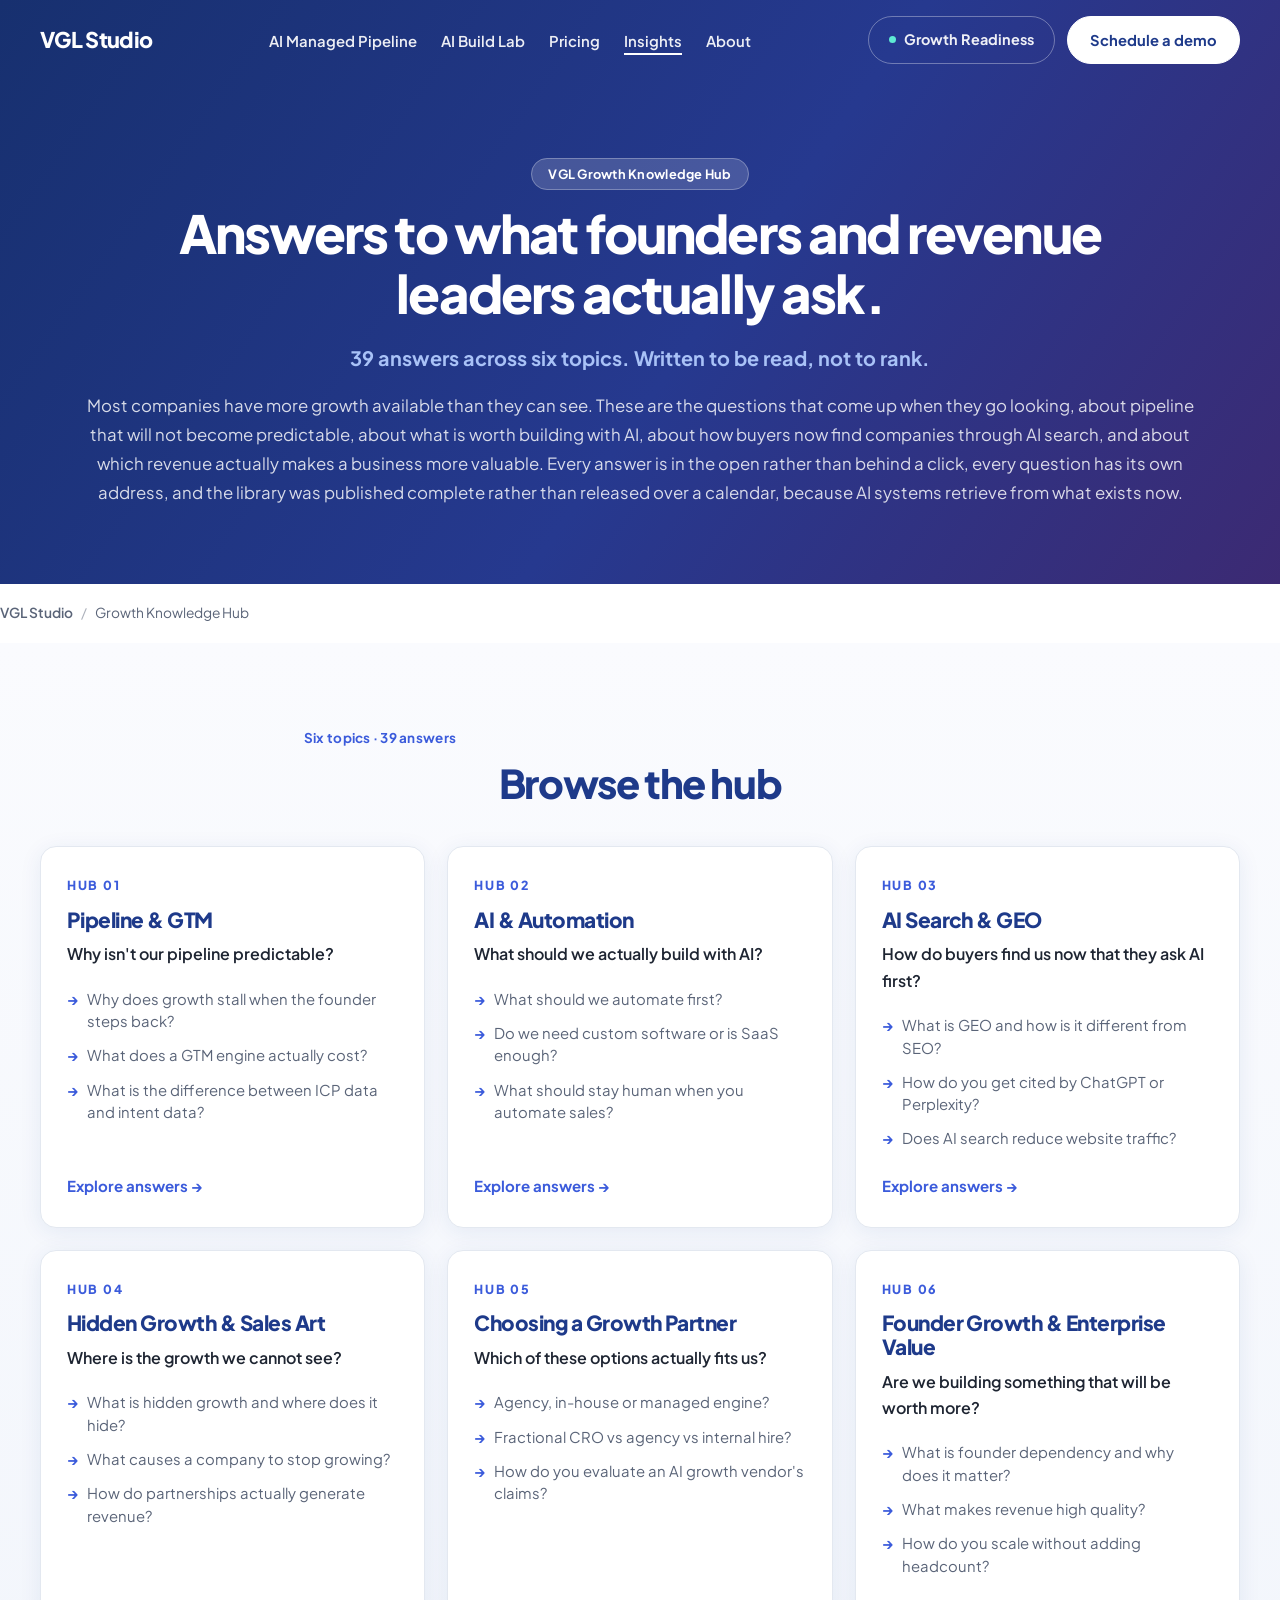
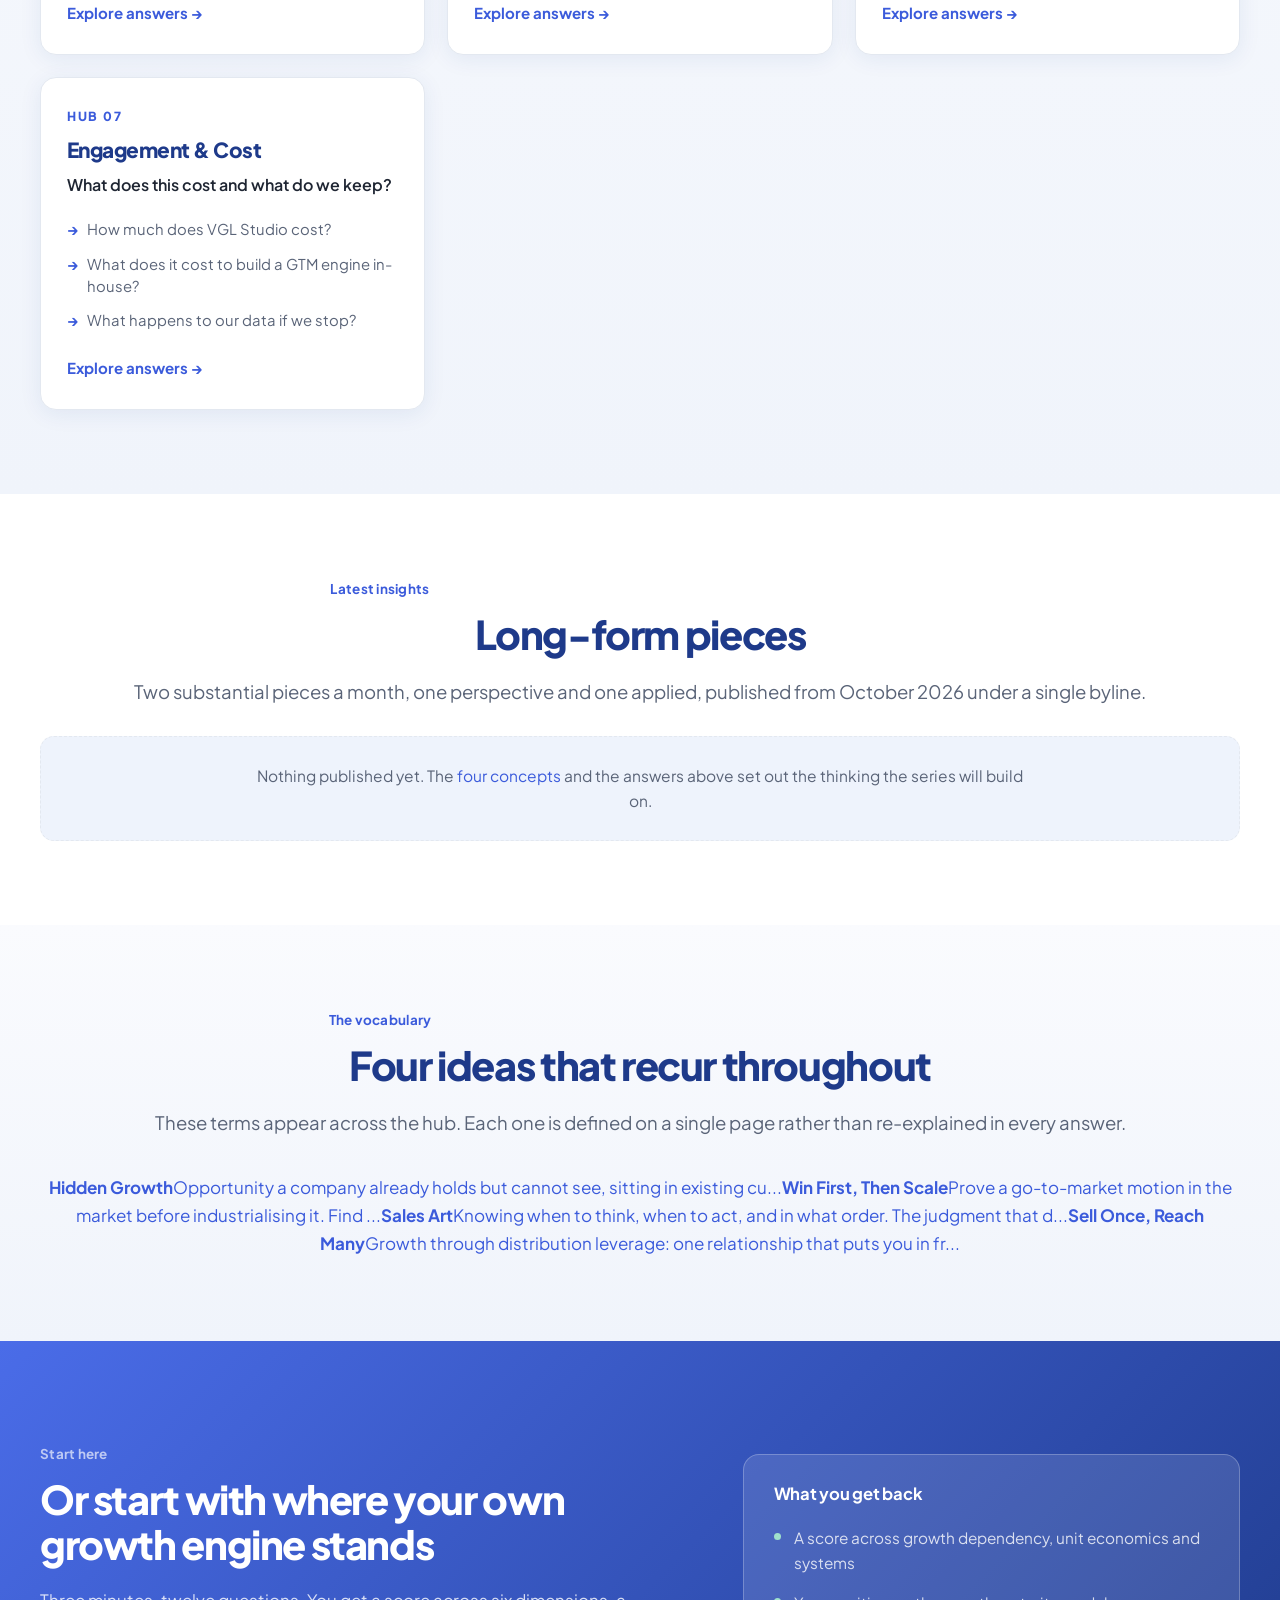
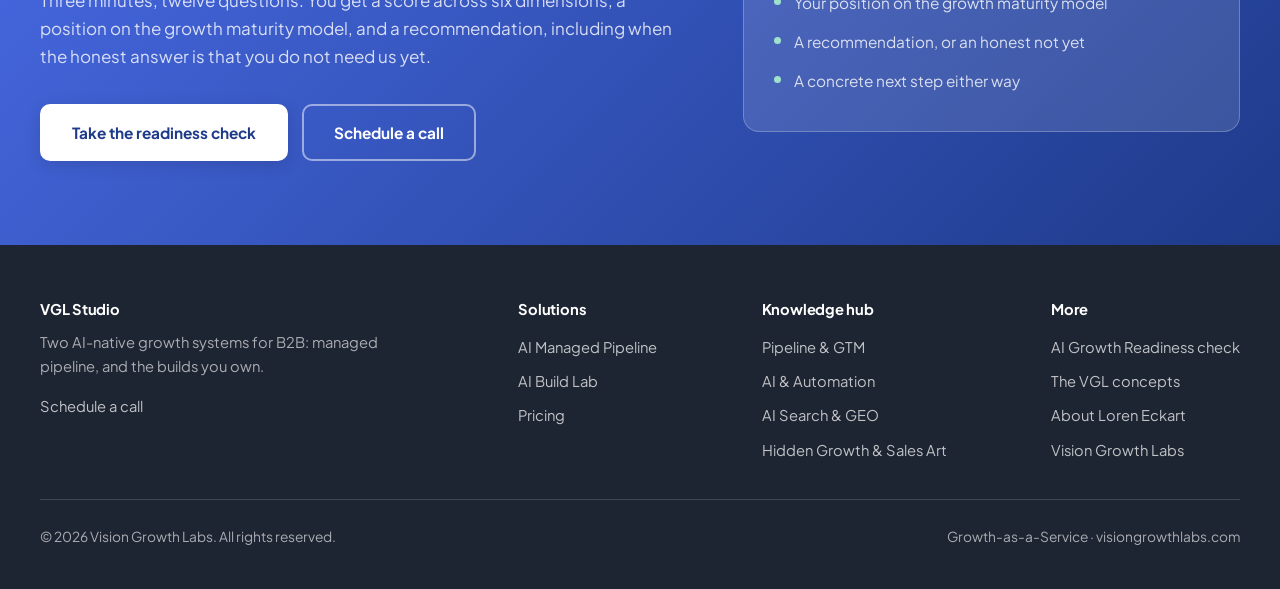
<file: insights.html>
<!DOCTYPE html>
<html lang="en">
<head>
<!-- Google tag (gtag.js) -->
<script async src="https://www.googletagmanager.com/gtag/js?id=G-7WKP0EM36C"></script>
<script>
  window.dataLayer = window.dataLayer || [];
  function gtag(){dataLayer.push(arguments);}
  gtag('js', new Date());
  gtag('config', 'G-7WKP0EM36C');
</script>
<meta charset="UTF-8">
<meta name="viewport" content="width=device-width, initial-scale=1.0">
<title>VGL Growth Knowledge Hub | Answers on Growth, GTM, AI and Enterprise Value</title>
<meta name="description" content="Direct answers to 39 questions founders and revenue leaders ask about pipeline, GTM, AI automation, AI search, hidden growth and enterprise value.">
<link rel="canonical" href="https://vglstudio.ai/insights">
<meta name="robots" content="index, follow">
<meta property="og:type" content="website">
<meta property="og:url" content="https://vglstudio.ai/insights">
<meta property="og:title" content="VGL Growth Knowledge Hub | Answers on Growth, GTM, AI and Enterprise Value">
<meta property="og:description" content="Direct answers to 39 questions founders and revenue leaders ask about pipeline, GTM, AI automation, AI search, hidden growth and enterprise value.">
<meta property="og:site_name" content="VGL Studio">
<meta name="twitter:card" content="summary_large_image">
<meta name="twitter:title" content="VGL Growth Knowledge Hub | Answers on Growth, GTM, AI and Enterprise Value">
<meta name="twitter:description" content="Direct answers to 39 questions founders and revenue leaders ask about pipeline, GTM, AI automation, AI search, hidden growth and enterprise value.">
<meta property="og:image" content="https://vglstudio.ai/images/og-vgl-studio.jpg">
<meta property="og:image:width" content="1200">
<meta property="og:image:height" content="630">
<meta name="twitter:image" content="https://vglstudio.ai/images/og-vgl-studio.jpg">
<link rel="preconnect" href="https://fonts.googleapis.com">
<link rel="preconnect" href="https://fonts.gstatic.com" crossorigin>
<link href="https://fonts.googleapis.com/css2?family=Plus+Jakarta+Sans:wght@400;500;600;700;800&display=swap" rel="stylesheet">
<link rel="stylesheet" href="/styles.css">
<script type="application/ld+json">
{
  "@context": "https://schema.org",
  "@graph": [
    {
      "@type": "CollectionPage",
      "@id": "https://vglstudio.ai/insights",
      "name": "VGL Growth Knowledge Hub",
      "description": "Direct answers to the questions founders and revenue leaders ask about pipeline, GTM, AI, AI search, hidden growth and enterprise value.",
      "publisher": {
        "@type": "Organization",
        "name": "VGL Studio",
        "url": "https://vglstudio.ai/"
      }
    },
    {
      "@type": "ItemList",
      "itemListElement": [
        {
          "@type": "ListItem",
          "position": 1,
          "name": "Pipeline & GTM",
          "url": "https://vglstudio.ai/insights/pipeline-gtm"
        },
        {
          "@type": "ListItem",
          "position": 2,
          "name": "AI & Automation",
          "url": "https://vglstudio.ai/insights/ai-automation"
        },
        {
          "@type": "ListItem",
          "position": 3,
          "name": "AI Search & GEO",
          "url": "https://vglstudio.ai/insights/ai-search-geo"
        },
        {
          "@type": "ListItem",
          "position": 4,
          "name": "Hidden Growth & Sales Art",
          "url": "https://vglstudio.ai/insights/hidden-growth"
        },
        {
          "@type": "ListItem",
          "position": 5,
          "name": "Choosing a Growth Partner",
          "url": "https://vglstudio.ai/insights/choosing-a-partner"
        },
        {
          "@type": "ListItem",
          "position": 6,
          "name": "Founder Growth & Enterprise Value",
          "url": "https://vglstudio.ai/insights/founder-growth"
        },
        {
          "@type": "ListItem",
          "position": 7,
          "name": "Engagement & Cost",
          "url": "https://vglstudio.ai/insights/engagement-cost"
        }
      ]
    },
    {
      "@type": "BreadcrumbList",
      "itemListElement": [
        {
          "@type": "ListItem",
          "position": 1,
          "name": "VGL Studio",
          "item": "https://vglstudio.ai/"
        },
        {
          "@type": "ListItem",
          "position": 2,
          "name": "Growth Knowledge Hub",
          "item": "https://vglstudio.ai/insights"
        }
      ]
    }
  ]
}
</script>
</head>
<body>
<a class="skip" href="#main">Skip to content</a>
<header id="siteheader">
  <div class="wrap nav">
    <a class="brand" href="/">VGL Studio</a>
    <button class="navtoggle" id="navtoggle" aria-label="Open menu" aria-expanded="false"><span></span><span></span><span></span></button>
    <nav aria-label="Primary" id="primarynav">
      <ul>
        <li><a href="/ai-managed-pipeline">AI Managed Pipeline</a></li>
        <li><a href="/ai-build-lab">AI Build Lab</a></li>
        <li><a href="/pricing">Pricing</a></li>
        <li><a class="here" href="/insights">Insights</a></li>
        <li><a href="/about">About</a></li>
      </ul>
    </nav>
    <div class="navactions">
      <a class="nav-diag" href="/readiness"><span class="dot"></span>Growth Readiness</a>
      <a class="nav-cta" href="https://api.leadconnectorhq.com/widget/bookings/loren-eckart">Schedule a demo</a>
    </div>
  </div>
</header>
<main id="main">
<section class="phero phero-hub">
  <div class="wrap">
    <span class="pill">VGL Growth Knowledge Hub</span>
    <h1>Answers to what founders and revenue leaders actually ask.</h1>
    <p class="sub">39 answers across six topics. Written to be read, not to rank.</p>
    <p class="deck">Most companies have more growth available than they can see. These are the questions that come up when they go looking, about pipeline that will not become predictable, about what is worth building with AI, about how buyers now find companies through AI search, and about which revenue actually makes a business more valuable. Every answer is in the open rather than behind a click, every question has its own address, and the library was published complete rather than released over a calendar, because AI systems retrieve from what exists now.</p>
  </div>
</section>

<div class="wrap crumbs">
  <a href="/">VGL Studio</a><span>/</span>Growth Knowledge Hub
</div>

<section class="band detailband">
  <div class="wrap center">
    <p class="eyebrow">Six topics &middot; 39 answers</p>
    <h2>Browse the hub</h2>
    <div class="hubgrid">
      <a class="hubcard" href="/insights/pipeline-gtm">
        <span class="hubnum">Hub 01</span>
        <h3>Pipeline &amp; GTM</h3>
        <p class="hubq">Why isn't our pipeline predictable?</p>
        <ul class="hubteasers"><li>Why does growth stall when the founder steps back?</li><li>What does a GTM engine actually cost?</li><li>What is the difference between ICP data and intent data?</li></ul>
        <span class="hubmore">Explore answers &rarr;</span>
      </a>
      <a class="hubcard" href="/insights/ai-automation">
        <span class="hubnum">Hub 02</span>
        <h3>AI &amp; Automation</h3>
        <p class="hubq">What should we actually build with AI?</p>
        <ul class="hubteasers"><li>What should we automate first?</li><li>Do we need custom software or is SaaS enough?</li><li>What should stay human when you automate sales?</li></ul>
        <span class="hubmore">Explore answers &rarr;</span>
      </a>
      <a class="hubcard" href="/insights/ai-search-geo">
        <span class="hubnum">Hub 03</span>
        <h3>AI Search &amp; GEO</h3>
        <p class="hubq">How do buyers find us now that they ask AI first?</p>
        <ul class="hubteasers"><li>What is GEO and how is it different from SEO?</li><li>How do you get cited by ChatGPT or Perplexity?</li><li>Does AI search reduce website traffic?</li></ul>
        <span class="hubmore">Explore answers &rarr;</span>
      </a>
      <a class="hubcard" href="/insights/hidden-growth">
        <span class="hubnum">Hub 04</span>
        <h3>Hidden Growth &amp; Sales Art</h3>
        <p class="hubq">Where is the growth we cannot see?</p>
        <ul class="hubteasers"><li>What is hidden growth and where does it hide?</li><li>What causes a company to stop growing?</li><li>How do partnerships actually generate revenue?</li></ul>
        <span class="hubmore">Explore answers &rarr;</span>
      </a>
      <a class="hubcard" href="/insights/choosing-a-partner">
        <span class="hubnum">Hub 05</span>
        <h3>Choosing a Growth Partner</h3>
        <p class="hubq">Which of these options actually fits us?</p>
        <ul class="hubteasers"><li>Agency, in-house or managed engine?</li><li>Fractional CRO vs agency vs internal hire?</li><li>How do you evaluate an AI growth vendor's claims?</li></ul>
        <span class="hubmore">Explore answers &rarr;</span>
      </a>
      <a class="hubcard" href="/insights/founder-growth">
        <span class="hubnum">Hub 06</span>
        <h3>Founder Growth &amp; Enterprise Value</h3>
        <p class="hubq">Are we building something that will be worth more?</p>
        <ul class="hubteasers"><li>What is founder dependency and why does it matter?</li><li>What makes revenue high quality?</li><li>How do you scale without adding headcount?</li></ul>
        <span class="hubmore">Explore answers &rarr;</span>
      </a>
      <a class="hubcard" href="/insights/engagement-cost">
        <span class="hubnum">Hub 07</span>
        <h3>Engagement &amp; Cost</h3>
        <p class="hubq">What does this cost and what do we keep?</p>
        <ul class="hubteasers"><li>How much does VGL Studio cost?</li><li>What does it cost to build a GTM engine in-house?</li><li>What happens to our data if we stop?</li></ul>
        <span class="hubmore">Explore answers &rarr;</span>
      </a>
    </div>
  </div>
</section>

<section class="band">
  <div class="wrap">
    <div class="center">
      <p class="eyebrow">Latest insights</p>
      <h2>Long-form pieces</h2>
      <p class="lead">Two substantial pieces a month, one perspective and one applied, published from October 2026 under a single byline.</p>
    </div>
    <div class="insightstrip">
      <p class="stripempty">Nothing published yet. The <a href="/insights/vgl-concepts">four concepts</a> and the answers above set out the thinking the series will build on.</p>
    </div>
  </div>
</section>

<section class="band detailband">
  <div class="wrap center">
    <p class="eyebrow">The vocabulary</p>
    <h2>Four ideas that recur throughout</h2>
    <p class="lead">These terms appear across the hub. Each one is defined on a single page rather than re-explained in every answer.</p>
    <div class="clusternav" style="margin-top:34px"><a class="clusterlink" href="/insights/vgl-concepts#hidden-growth-concept"><strong>Hidden Growth</strong><span>Opportunity a company already holds but cannot see, sitting in existing cu...</span></a><a class="clusterlink" href="/insights/vgl-concepts#win-first-then-scale"><strong>Win First, Then Scale</strong><span>Prove a go-to-market motion in the market before industrialising it. Find ...</span></a><a class="clusterlink" href="/insights/vgl-concepts#sales-art"><strong>Sales Art</strong><span>Knowing when to think, when to act, and in what order. The judgment that d...</span></a><a class="clusterlink" href="/insights/vgl-concepts#sell-once-reach-many"><strong>Sell Once, Reach Many</strong><span>Growth through distribution leverage: one relationship that puts you in fr...</span></a></div>
  </div>
</section>

<section class="band readiness">
  <div class="wrap inner">
    <div>
      <p class="eyebrow" style="color:rgba(255,255,255,0.65)">Start here</p>
      <h2>Or start with where your own growth engine stands</h2>
      <p>Three minutes, twelve questions. You get a score across six dimensions, a position on the growth maturity model, and a recommendation, including when the honest answer is that you do not need us yet.</p>
      <div class="btns">
        <a class="btn btn-light" href="/readiness">Take the readiness check</a>
        <a class="btn btn-outline-light" href="https://api.leadconnectorhq.com/widget/bookings/loren-eckart">Schedule a call</a>
      </div>
    </div>
    <div class="rcard">
      <h4>What you get back</h4>
      <ul>
        <li>A score across growth dependency, unit economics and systems</li>
        <li>Your position on the growth maturity model</li>
        <li>A recommendation, or an honest not yet</li>
        <li>A concrete next step either way</li>
      </ul>
    </div>
  </div>
</section>

</main>
<footer>
  <div class="wrap">
    <div class="fgrid">
      <div>
        <h4>VGL Studio</h4>
        <p style="max-width:34ch">Two AI-native growth systems for B2B: managed pipeline, and the builds you own.</p>
        <p style="margin-top:16px"><a href="https://api.leadconnectorhq.com/widget/bookings/loren-eckart">Schedule a call</a></p>
      </div>
      <div>
        <h4>Solutions</h4>
        <ul>
          <li><a href="/ai-managed-pipeline">AI Managed Pipeline</a></li>
          <li><a href="/ai-build-lab">AI Build Lab</a></li>
          <li><a href="/pricing">Pricing</a></li>
        </ul>
      </div>
      <div>
        <h4>Knowledge hub</h4>
        <ul>
          <li><a href="/insights/pipeline-gtm">Pipeline &amp; GTM</a></li>
          <li><a href="/insights/ai-automation">AI &amp; Automation</a></li>
          <li><a href="/insights/ai-search-geo">AI Search &amp; GEO</a></li>
          <li><a href="/insights/hidden-growth">Hidden Growth &amp; Sales Art</a></li>
        </ul>
      </div>
      <div>
        <h4>More</h4>
        <ul>
          <li><a href="/readiness">AI Growth Readiness check</a></li>
          <li><a href="/insights/vgl-concepts">The VGL concepts</a></li>
          <li><a href="/about">About Loren Eckart</a></li>
          <li><a href="https://visiongrowthlabs.com">Vision Growth Labs</a></li>
        </ul>
      </div>
    </div>
    <div class="fbot">
      <span>&copy; 2026 Vision Growth Labs. All rights reserved.</span>
      <span>Growth-as-a-Service &middot; visiongrowthlabs.com</span>
    </div>
  </div>
</footer>
<script>
(function(){
  var hdr=document.getElementById('siteheader');
  function onScroll(){ hdr.classList.toggle('scrolled', window.scrollY>60); }
  window.addEventListener('scroll',onScroll,{passive:true}); onScroll();

  var tg=document.getElementById('navtoggle'), nv=document.getElementById('primarynav');
  if(tg&&nv){ tg.addEventListener('click',function(){
    var open=nv.classList.toggle('open');
    tg.setAttribute('aria-expanded',open?'true':'false');
    tg.classList.toggle('on',open);
    hdr.classList.toggle('navopen',open);
  }); }

  document.querySelectorAll('.faq-more').forEach(function(btn){
    btn.addEventListener('click',function(){
      var p=document.getElementById(btn.getAttribute('aria-controls'));
      var open=p.classList.toggle('open');
      btn.setAttribute('aria-expanded',open?'true':'false');
      btn.innerHTML = open ? 'Show less &uarr;' : 'Read the detail &darr;';
    });
  });
})();
</script>
<script>
/* GA4: booking clicks */
document.addEventListener('click', function (e) {
  if (typeof gtag !== 'function') return;
  var a = e.target.closest('a');
  if (!a) return;
  var href = a.getAttribute('href') || '';
  if (/meetings\.hubspot\.com|leadconnectorhq\.com\/widget\/bookings/.test(href)) {
    gtag('event', 'book_call_click', { link_text: (a.textContent || '').trim().replace(/\s+/g, ' ').slice(0, 60), page_path: location.pathname });
  }
}, true);
</script>
</body>
</html>
</file>
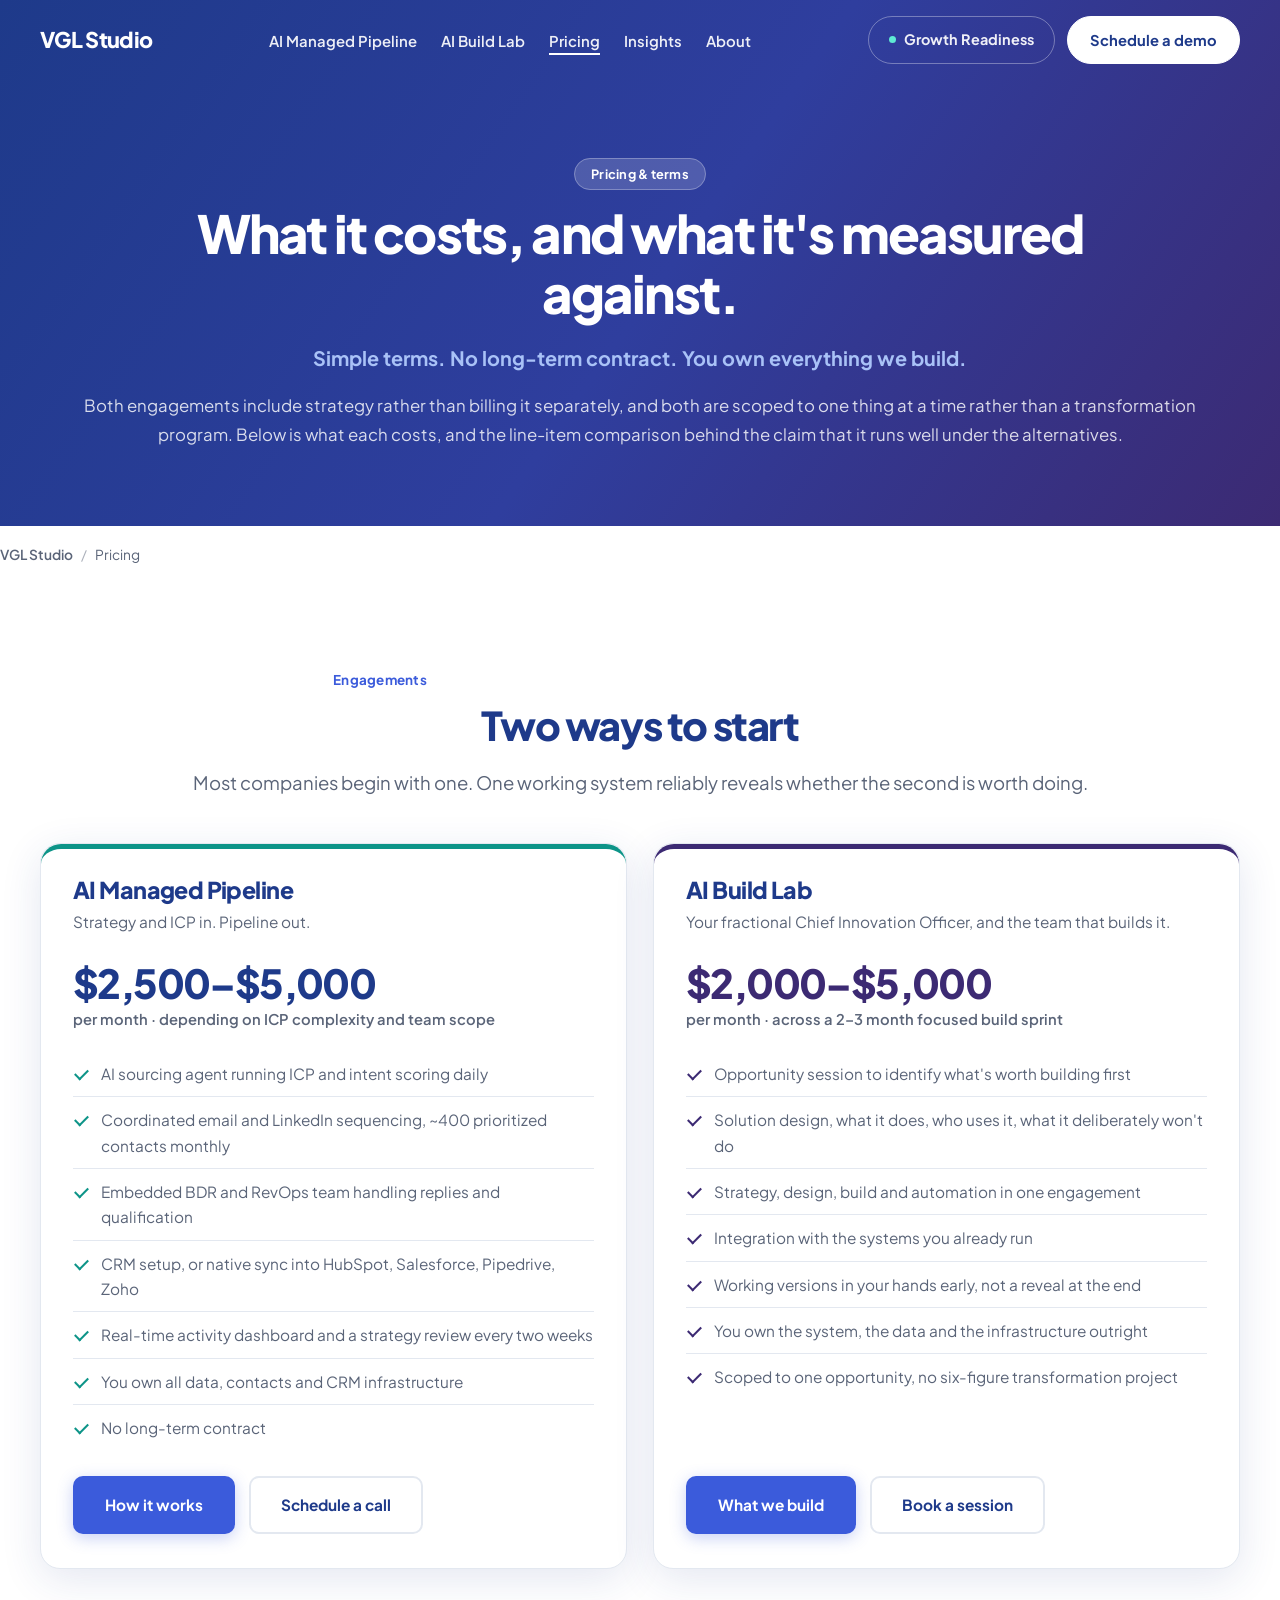
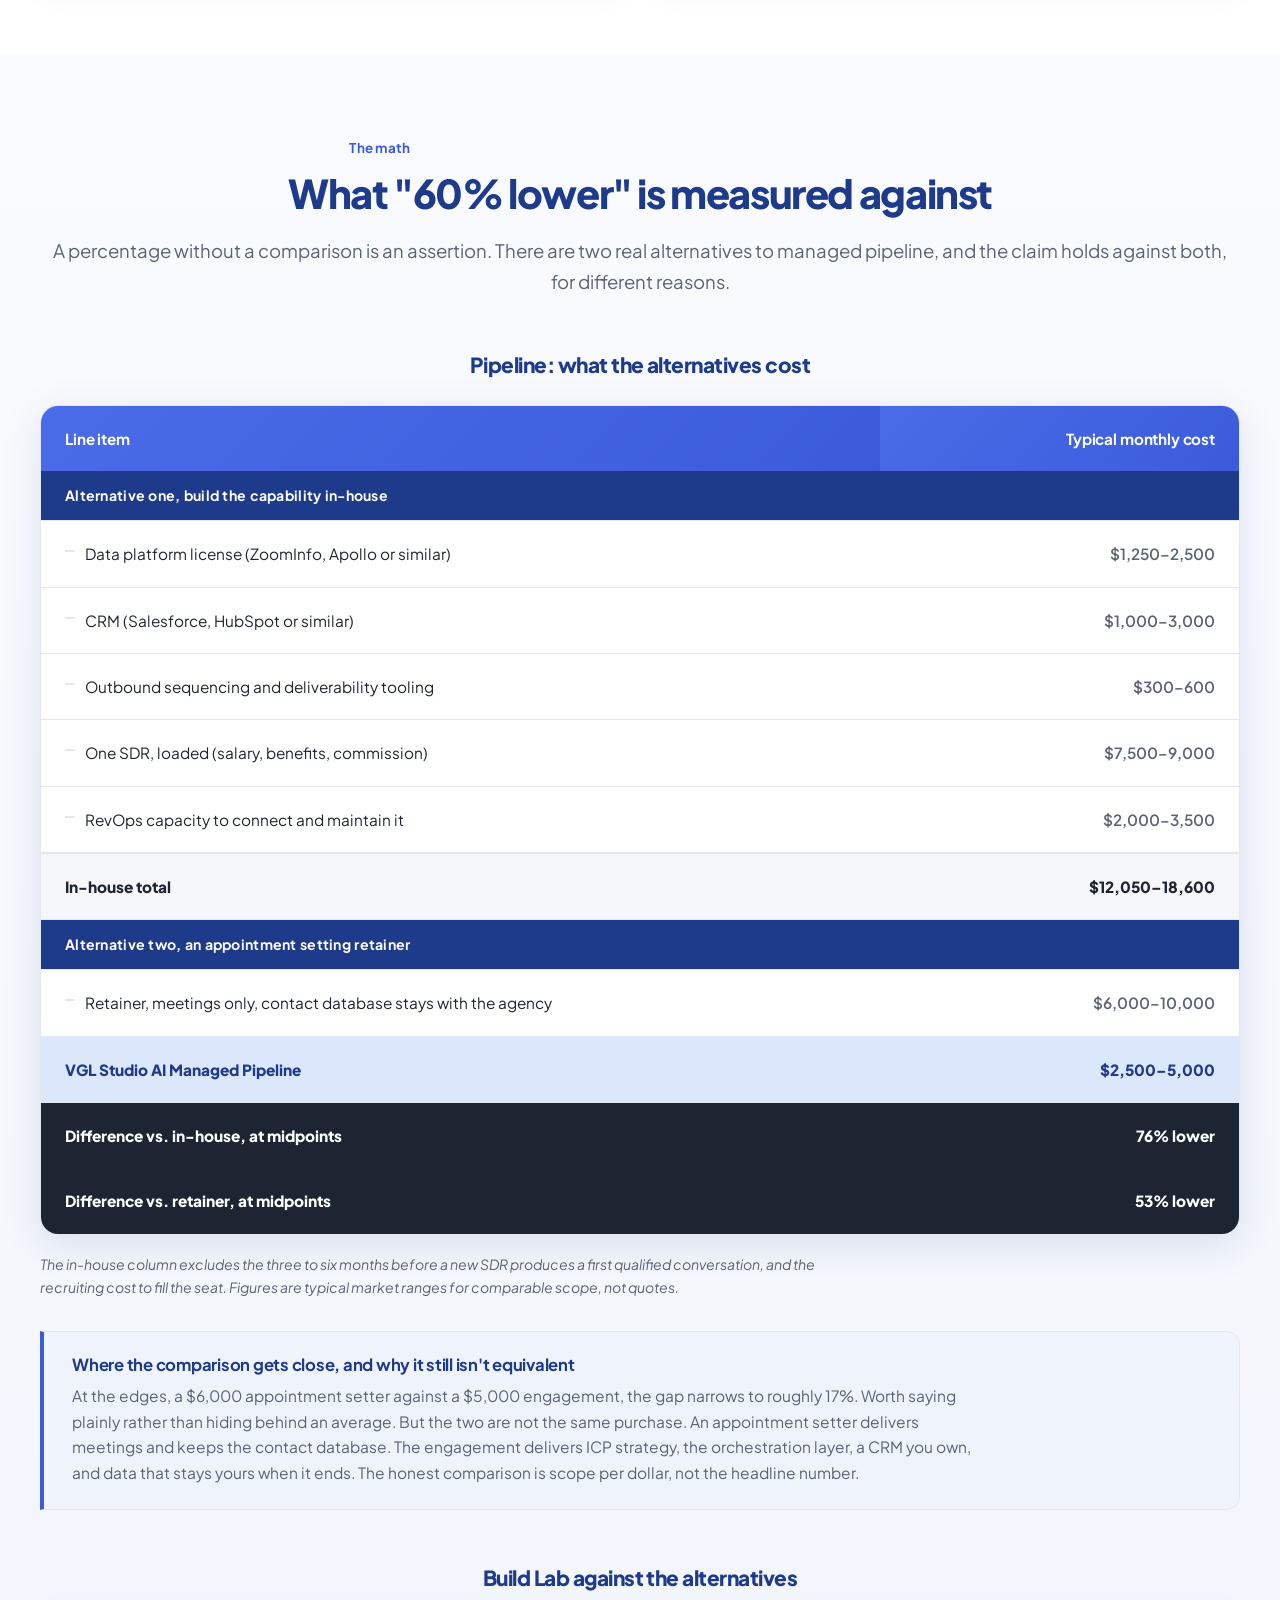
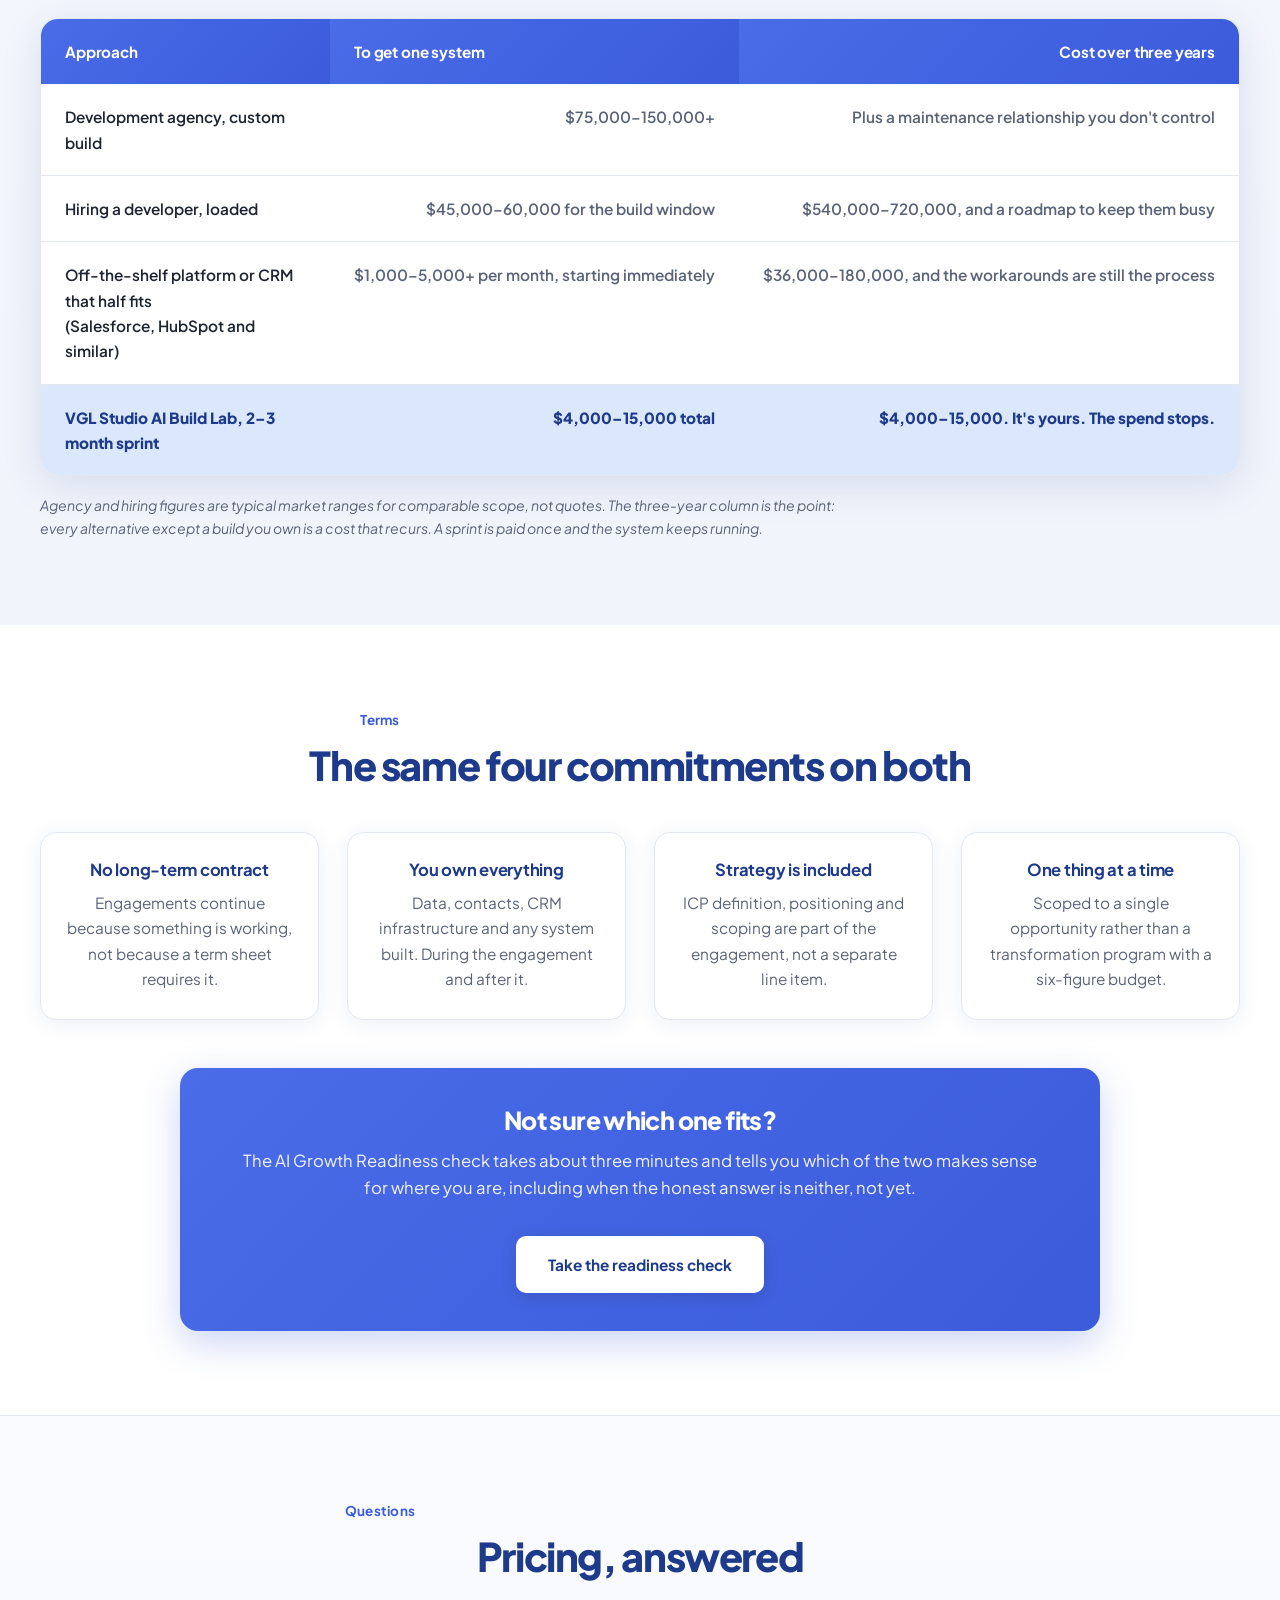
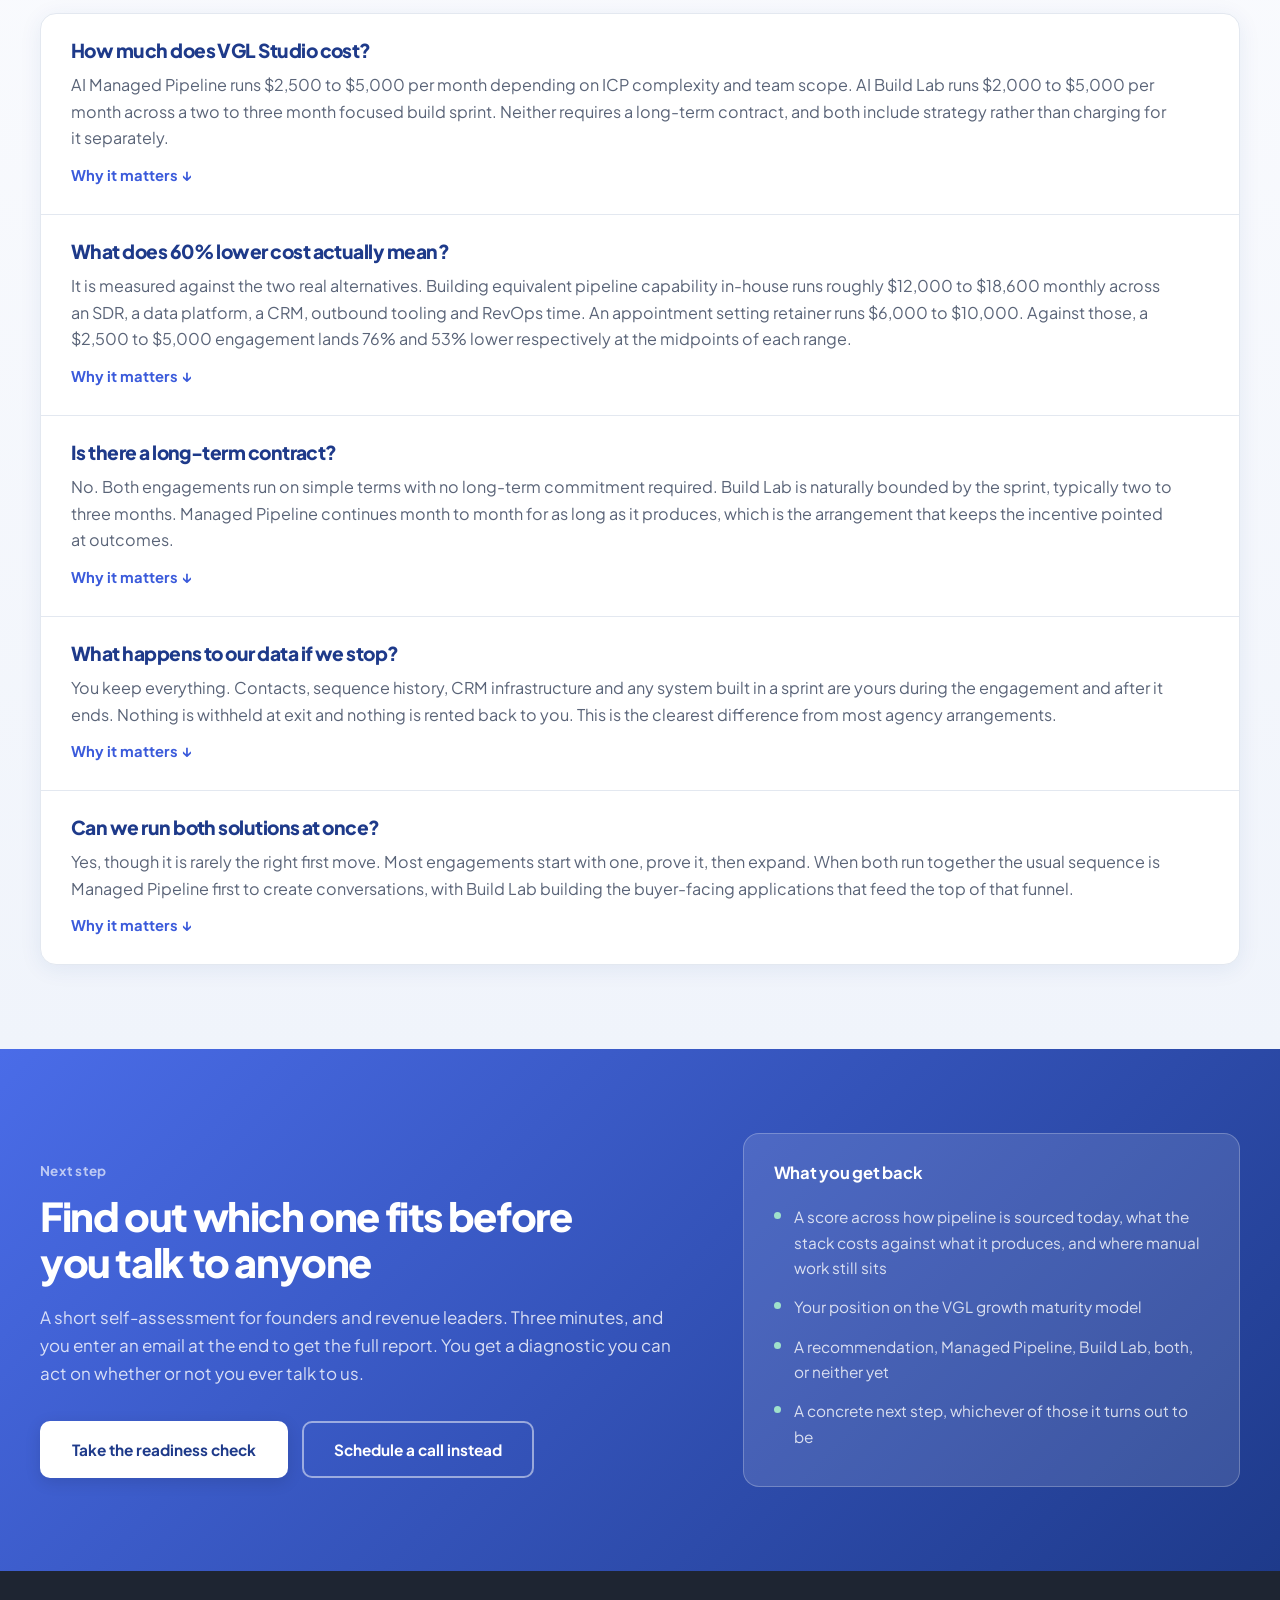
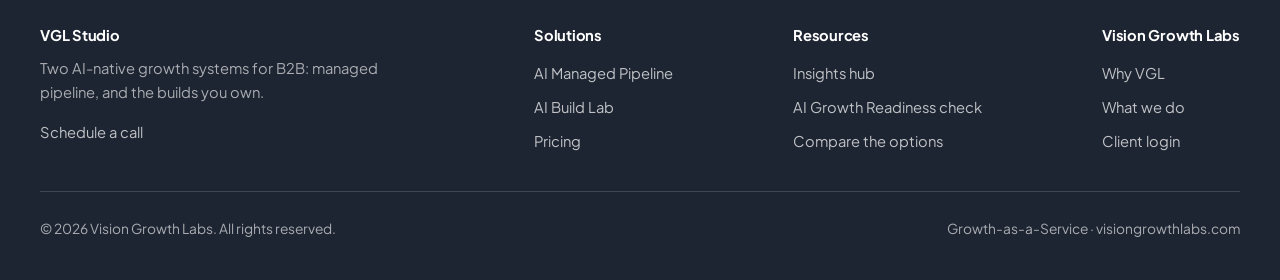
<file: pricing.html>
<!DOCTYPE html>
<html lang="en">
<head>
<!-- Google tag (gtag.js) -->
<script async src="https://www.googletagmanager.com/gtag/js?id=G-7WKP0EM36C"></script>
<script>
  window.dataLayer = window.dataLayer || [];
  function gtag(){dataLayer.push(arguments);}
  gtag('js', new Date());
  gtag('config', 'G-7WKP0EM36C');
</script>
<meta charset="UTF-8">
<meta name="viewport" content="width=device-width, initial-scale=1.0">

<title>Pricing &amp; Terms | AI Managed Pipeline and AI Build Lab, VGL Studio</title>
<meta name="description" content="VGL Studio pricing: AI Managed Pipeline from $2,500–$5,000/month, AI Build Lab from $2,000–$5,000/month, plus the math behind 60% lower cost.">
<link rel="canonical" href="https://vglstudio.ai/pricing">
<meta name="robots" content="index, follow">

<meta property="og:type" content="article">
<meta property="og:url" content="https://vglstudio.ai/pricing">
<meta property="og:title" content="Pricing &amp; Terms, VGL Studio">
<meta property="og:description" content="What each engagement costs, and the line-item math behind the 60% lower cost claim.">
<meta property="og:site_name" content="VGL Studio">
<meta name="twitter:card" content="summary_large_image">
<meta name="twitter:title" content="Pricing &amp; Terms, VGL Studio">
<meta name="twitter:description" content="What each engagement costs, and the math behind it.">
<meta property="og:image" content="https://vglstudio.ai/images/og-vgl-studio.jpg">
<meta property="og:image:width" content="1200">
<meta property="og:image:height" content="630">
<meta name="twitter:image" content="https://vglstudio.ai/images/og-vgl-studio.jpg">

<link rel="preconnect" href="https://fonts.googleapis.com">
<link rel="preconnect" href="https://fonts.gstatic.com" crossorigin>
<link href="https://fonts.googleapis.com/css2?family=Plus+Jakarta+Sans:wght@400;500;600;700;800&display=swap" rel="stylesheet">
<link rel="stylesheet" href="/styles.css">

<script type="application/ld+json">
{
  "@context": "https://schema.org",
  "@graph": [
    {
      "@type": "Article",
      "headline": "VGL Studio pricing and terms",
      "description": "Engagement pricing for AI Managed Pipeline and AI Build Lab, with the line-item comparison behind the cost claim.",
      "author": { "@type": "Person", "name": "Loren Eckart", "url": "https://vglstudio.ai/about" },
      "publisher": { "@type": "Organization", "name": "VGL Studio", "url": "https://vglstudio.ai/" },
      "dateModified": "2026-09-12",
      "mainEntityOfPage": "https://vglstudio.ai/pricing"
    },
    {
      "@type": "BreadcrumbList",
      "itemListElement": [
        { "@type": "ListItem", "position": 1, "name": "VGL Studio", "item": "https://vglstudio.ai/" },
        { "@type": "ListItem", "position": 2, "name": "Pricing", "item": "https://vglstudio.ai/pricing" }
      ]
    },
    {
      "@type": "FAQPage",
      "mainEntity": [
        {
          "@type": "Question",
          "name": "How much does VGL Studio cost?",
          "acceptedAnswer": { "@type": "Answer", "text": "AI Managed Pipeline runs $2,500 to $5,000 per month depending on ICP complexity and team scope. AI Build Lab runs $2,000 to $5,000 per month across a two to three month focused build sprint. Neither requires a long-term contract, and both include strategy rather than charging for it separately." }
        },
        {
          "@type": "Question",
          "name": "What does 60% lower cost actually mean?",
          "acceptedAnswer": { "@type": "Answer", "text": "It is measured against the two real alternatives. Building equivalent pipeline capability in-house runs roughly $12,000 to $18,600 monthly across an SDR, a data platform, a CRM, outbound tooling and RevOps time. An appointment setting retainer runs $6,000 to $10,000. Against those, a $2,500 to $5,000 engagement lands 76% and 53% lower respectively at the midpoints of each range." }
        },
        {
          "@type": "Question",
          "name": "Is there a long-term contract?",
          "acceptedAnswer": { "@type": "Answer", "text": "No. Both engagements run on simple terms with no long-term commitment required. Build Lab is naturally bounded by the sprint, typically two to three months. Managed Pipeline continues month to month for as long as it produces, which is the arrangement that keeps the incentive pointed at outcomes." }
        },
        {
          "@type": "Question",
          "name": "What happens to our data if we stop?",
          "acceptedAnswer": { "@type": "Answer", "text": "You keep everything. Contacts, sequence history, CRM infrastructure and any system built in a sprint are yours during the engagement and after it ends. Nothing is withheld at exit and nothing is rented back to you. This is the clearest difference from most agency arrangements." }
        },
        {
          "@type": "Question",
          "name": "Can we run both solutions at once?",
          "acceptedAnswer": { "@type": "Answer", "text": "Yes, though it is rarely the right first move. Most engagements start with one, prove it, then expand. When both run together the usual sequence is Managed Pipeline first to create conversations, with Build Lab building the buyer-facing applications that feed the top of that funnel." }
        }
      ]
    }
  ]
}
</script>
</head>

<body>
<a class="skip" href="#main">Skip to content</a>

<header id="siteheader">
  <div class="wrap nav">
    <a class="brand" href="/">VGL Studio</a>
    <button class="navtoggle" id="navtoggle" aria-label="Open menu" aria-expanded="false"><span></span><span></span><span></span></button>
    <nav aria-label="Primary" id="primarynav">
      <ul>
        <li><a href="/ai-managed-pipeline">AI Managed Pipeline</a></li>
        <li><a href="/ai-build-lab">AI Build Lab</a></li>
        <li><a class="here" href="/pricing">Pricing</a></li>
        <li><a href="/insights">Insights</a></li>
        <li><a href="/about">About</a></li>
      </ul>
    </nav>
    <div class="navactions">
      <a class="nav-diag" href="/readiness"><span class="dot"></span>Growth Readiness</a>
      <a class="nav-cta" href="https://api.leadconnectorhq.com/widget/bookings/loren-eckart">Schedule a demo</a>
    </div>
  </div>
</header>

<main id="main">

<section class="phero">
  <div class="wrap">
    <span class="pill">Pricing &amp; terms</span>
    <h1>What it costs, and what it's measured against.</h1>
    <p class="sub">Simple terms. No long-term contract. You own everything we build.</p>
    <p class="deck">Both engagements include strategy rather than billing it separately, and both are scoped to one thing at a time rather than a transformation program. Below is what each costs, and the line-item comparison behind the claim that it runs well under the alternatives.</p>
  </div>
</section>

<div class="wrap crumbs">
  <a href="/">VGL Studio</a><span>/</span>Pricing
</div>

<section class="band">
  <div class="wrap">
    <div class="center">
      <p class="eyebrow">Engagements</p>
      <h2>Two ways to start</h2>
      <p class="lead">Most companies begin with one. One working system reliably reveals whether the second is worth doing.</p>
    </div>

    <div class="pricegrid">
      <div class="pcard">
        <div class="pcard-top">
          <h3>AI Managed Pipeline</h3>
          <p class="tagline">Strategy and ICP in. Pipeline out.</p>
        </div>
        <div class="price">$2,500&ndash;$5,000<small>per month &middot; depending on ICP complexity and team scope</small></div>
        <ul class="inclist">
          <li>AI sourcing agent running ICP and intent scoring daily</li>
          <li>Coordinated email and LinkedIn sequencing, ~400 prioritized contacts monthly</li>
          <li>Embedded BDR and RevOps team handling replies and qualification</li>
          <li>CRM setup, or native sync into HubSpot, Salesforce, Pipedrive, Zoho</li>
          <li>Real-time activity dashboard and a strategy review every two weeks</li>
          <li>You own all data, contacts and CRM infrastructure</li>
          <li>No long-term contract</li>
        </ul>
        <div class="btns">
          <a class="btn btn-primary" href="/ai-managed-pipeline">How it works</a>
          <a class="btn btn-ghost" href="https://api.leadconnectorhq.com/widget/bookings/loren-eckart">Schedule a call</a>
        </div>
      </div>

      <div class="pcard pcard-plum">
        <div class="pcard-top">
          <h3>AI Build Lab</h3>
          <p class="tagline">Your fractional Chief Innovation Officer, and the team that builds it.</p>
        </div>
        <div class="price">$2,000&ndash;$5,000<small>per month &middot; across a 2&ndash;3 month focused build sprint</small></div>
        <ul class="inclist">
          <li>Opportunity session to identify what's worth building first</li>
          <li>Solution design, what it does, who uses it, what it deliberately won't do</li>
          <li>Strategy, design, build and automation in one engagement</li>
          <li>Integration with the systems you already run</li>
          <li>Working versions in your hands early, not a reveal at the end</li>
          <li>You own the system, the data and the infrastructure outright</li>
          <li>Scoped to one opportunity, no six-figure transformation project</li>
        </ul>
        <div class="btns">
          <a class="btn btn-primary" href="/ai-build-lab">What we build</a>
          <a class="btn btn-ghost" href="https://api.leadconnectorhq.com/widget/bookings/loren-eckart">Book a session</a>
        </div>
      </div>
    </div>
  </div>
</section>

<section class="band detailband">
  <div class="wrap">
    <div class="center">
      <p class="eyebrow">The math</p>
      <h2>What "60% lower" is measured against</h2>
      <p class="lead">A percentage without a comparison is an assertion. There are two real alternatives to managed pipeline, and the claim holds against both, for different reasons.</p>
    </div>

    <h3 class="subhead">Pipeline: what the alternatives cost</h3>
    <div class="costcard">
      <table>
        <thead>
          <tr><th scope="col">Line item</th><th scope="col">Typical monthly cost</th></tr>
        </thead>
        <tbody>
          <tr class="grp"><th scope="row" colspan="2">Alternative one, build the capability in-house</th></tr>
          <tr class="sub"><th scope="row">Data platform license (ZoomInfo, Apollo or similar)</th><td>$1,250&ndash;2,500</td></tr>
          <tr class="sub"><th scope="row">CRM (Salesforce, HubSpot or similar)</th><td>$1,000&ndash;3,000</td></tr>
          <tr class="sub"><th scope="row">Outbound sequencing and deliverability tooling</th><td>$300&ndash;600</td></tr>
          <tr class="sub"><th scope="row">One SDR, loaded (salary, benefits, commission)</th><td>$7,500&ndash;9,000</td></tr>
          <tr class="sub"><th scope="row">RevOps capacity to connect and maintain it</th><td>$2,000&ndash;3,500</td></tr>
          <tr class="sum"><th scope="row">In-house total</th><td>$12,050&ndash;18,600</td></tr>
          <tr class="grp"><th scope="row" colspan="2">Alternative two, an appointment setting retainer</th></tr>
          <tr class="sub"><th scope="row">Retainer, meetings only, contact database stays with the agency</th><td>$6,000&ndash;10,000</td></tr>
          <tr class="ours"><th scope="row">VGL Studio AI Managed Pipeline</th><td>$2,500&ndash;5,000</td></tr>
          <tr class="delta"><th scope="row">Difference vs. in-house, at midpoints</th><td>76% lower</td></tr>
          <tr class="delta"><th scope="row">Difference vs. retainer, at midpoints</th><td>53% lower</td></tr>
        </tbody>
      </table>
    </div>
    <p class="pricenote">The in-house column excludes the three to six months before a new SDR produces a first qualified conversation, and the recruiting cost to fill the seat. Figures are typical market ranges for comparable scope, not quotes.</p>

    <div class="notecard">
      <h4>Where the comparison gets close, and why it still isn't equivalent</h4>
      <p>At the edges, a $6,000 appointment setter against a $5,000 engagement, the gap narrows to roughly 17%. Worth saying plainly rather than hiding behind an average. But the two are not the same purchase. An appointment setter delivers meetings and keeps the contact database. The engagement delivers ICP strategy, the orchestration layer, a CRM you own, and data that stays yours when it ends. The honest comparison is scope per dollar, not the headline number.</p>
    </div>

    <h3 class="subhead">Build Lab against the alternatives</h3>
    <div class="costcard">
      <table>
        <thead>
          <tr><th scope="col">Approach</th><th scope="col">To get one system</th><th scope="col">Cost over three years</th></tr>
        </thead>
        <tbody>
          <tr><th scope="row">Development agency, custom build</th><td>$75,000&ndash;150,000+</td><td>Plus a maintenance relationship you don't control</td></tr>
          <tr><th scope="row">Hiring a developer, loaded</th><td>$45,000&ndash;60,000 for the build window</td><td>$540,000&ndash;720,000, and a roadmap to keep them busy</td></tr>
          <tr><th scope="row">Off-the-shelf platform or CRM that half fits<br>(Salesforce, HubSpot and similar)</th><td>$1,000&ndash;5,000+ per month, starting immediately</td><td>$36,000&ndash;180,000, and the workarounds are still the process</td></tr>
          <tr class="ours"><th scope="row">VGL Studio AI Build Lab, 2&ndash;3 month sprint</th><td>$4,000&ndash;15,000 total</td><td>$4,000&ndash;15,000. It's yours. The spend stops.</td></tr>
        </tbody>
      </table>
    </div>
    <p class="pricenote">Agency and hiring figures are typical market ranges for comparable scope, not quotes. The three-year column is the point: every alternative except a build you own is a cost that recurs. A sprint is paid once and the system keeps running.</p>
  </div>
</section>

<section class="band">
  <div class="wrap center">
    <p class="eyebrow">Terms</p>
    <h2>The same four commitments on both</h2>
    <div class="grid-4">
      <div class="item">
        <h4>No long-term contract</h4>
        <p>Engagements continue because something is working, not because a term sheet requires it.</p>
      </div>
      <div class="item">
        <h4>You own everything</h4>
        <p>Data, contacts, CRM infrastructure and any system built. During the engagement and after it.</p>
      </div>
      <div class="item">
        <h4>Strategy is included</h4>
        <p>ICP definition, positioning and scoping are part of the engagement, not a separate line item.</p>
      </div>
      <div class="item">
        <h4>One thing at a time</h4>
        <p>Scoped to a single opportunity rather than a transformation program with a six-figure budget.</p>
      </div>
    </div>

    <div class="callout" style="margin-top:48px">
      <h3>Not sure which one fits?</h3>
      <p>The AI Growth Readiness check takes about three minutes and tells you which of the two makes sense for where you are, including when the honest answer is neither, not yet.</p>
      <div class="btns" style="justify-content:center"><a class="btn btn-light" href="/readiness">Take the readiness check</a></div>
    </div>
  </div>
</section>

<section class="band faq detailband">
  <div class="wrap">
    <div class="center">
      <p class="eyebrow">Questions</p>
      <h2>Pricing, answered</h2>
    </div>
    <div class="faqlist">

      <div class="faqitem">
        <h2 class="faq-q-h" id="how-much-does-vgl-studio-cost">How much does VGL Studio cost?</h2>
        <p class="faq-a">AI Managed Pipeline runs $2,500 to $5,000 per month depending on ICP complexity and team scope. AI Build Lab runs $2,000 to $5,000 per month across a two to three month focused build sprint. Neither requires a long-term contract, and both include strategy rather than charging for it separately.</p>
        <button class="faq-more" aria-expanded="false" aria-controls="p1">Why it matters &darr;</button>
        <div class="faq-depth" id="p1">
          <p>Where an engagement lands in its range depends on scope rather than negotiation. A single-vertical ICP with one persona sits at the bottom. Multiple verticals, multiple personas, and a larger team to coordinate with sits at the top.</p>
        
          <h3>The VGL perspective</h3>
          <p class="persp">We publish the numbers because the alternative is a discovery call whose real purpose is finding out what you will pay.</p>
        </div>
      </div>

      <div class="faqitem">
        <h2 class="faq-q-h" id="what-does-60-percent-mean">What does 60% lower cost actually mean?</h2>
        <p class="faq-a">It is measured against the two real alternatives. Building equivalent pipeline capability in-house runs roughly $12,000 to $18,600 monthly across an SDR, a data platform, a CRM, outbound tooling and RevOps time. An appointment setting retainer runs $6,000 to $10,000. Against those, a $2,500 to $5,000 engagement lands 76% and 53% lower respectively at the midpoints of each range.</p>
        <button class="faq-more" aria-expanded="false" aria-controls="p2">Why it matters &darr;</button>
        <div class="faq-depth" id="p2">
          <p>The in-house comparison also leaves out time. Three to six months pass before a new SDR produces a first qualified conversation, and that gap is a cost even though it never appears on an invoice.</p>
          <p>At the narrow edge, the cheapest appointment setter against the top of our range, the gap is closer to 17%. The line-item tables above show both ends rather than only the flattering one.</p>
        
          <h3>The VGL perspective</h3>
          <p class="persp">We built this comparison because our own cost claim was unfalsifiable without it.</p>
        </div>
      </div>

      <div class="faqitem">
        <h2 class="faq-q-h" id="long-term-contract">Is there a long-term contract?</h2>
        <p class="faq-a">No. Both engagements run on simple terms with no long-term commitment required. Build Lab is naturally bounded by the sprint, typically two to three months. Managed Pipeline continues month to month for as long as it produces, which is the arrangement that keeps the incentive pointed at outcomes.</p>
        <button class="faq-more" aria-expanded="false" aria-controls="p3">Why it matters &darr;</button>
        <div class="faq-depth" id="p3">
          <p>Annual contracts protect the vendor from underperformance. Month to month means the engine has to keep earning the next month, which is the correct pressure to be under.</p>
        
          <h3>The VGL perspective</h3>
          <p class="persp">Engagements should continue because something proved out, not because a term sheet required it.</p>
        </div>
      </div>

      <div class="faqitem">
        <h2 class="faq-q-h" id="data-if-we-stop">What happens to our data if we stop?</h2>
        <p class="faq-a">You keep everything. Contacts, sequence history, CRM infrastructure and any system built in a sprint are yours during the engagement and after it ends. Nothing is withheld at exit and nothing is rented back to you. This is the clearest difference from most agency arrangements.</p>
        <button class="faq-more" aria-expanded="false" aria-controls="p4">Why it matters &darr;</button>
        <div class="faq-depth" id="p4">
          <p>Many agency arrangements retain the contact database and the sequence history, which means leaving costs you the asset you spent a year building. That is a switching cost disguised as a service term.</p>
        
          <h3>The VGL perspective</h3>
          <p class="persp">If a partner cannot answer this in one sentence, that is the answer. We made it one sentence deliberately.</p>
        </div>
      </div>

      <div class="faqitem">
        <h2 class="faq-q-h" id="both-at-once">Can we run both solutions at once?</h2>
        <p class="faq-a">Yes, though it is rarely the right first move. Most engagements start with one, prove it, then expand. When both run together the usual sequence is Managed Pipeline first to create conversations, with Build Lab building the buyer-facing applications that feed the top of that funnel.</p>
        <button class="faq-more" aria-expanded="false" aria-controls="p5">Why it matters &darr;</button>
        <div class="faq-depth" id="p5">
          <p>Running both from day one doubles the surface area before either has proven out, which makes it harder to tell what worked. Sequencing them means the second engagement is informed by what the first uncovered.</p>
        
          <h3>The VGL perspective</h3>
          <p class="persp">Win first, then scale applies to buying us as much as to anything else. We would rather start smaller than sell more.</p>
        </div>
      </div>

    </div>
  </div>
</section>

<section class="band readiness">
  <div class="wrap inner">
    <div>
      <p class="eyebrow" style="color:rgba(255,255,255,0.65)">Next step</p>
      <h2>Find out which one fits before you talk to anyone</h2>
      <p>A short self-assessment for founders and revenue leaders. Three minutes, and you enter an email at the end to get the full report. You get a diagnostic you can act on whether or not you ever talk to us.</p>
      <div class="btns">
        <a class="btn btn-light" href="/readiness">Take the readiness check</a>
        <a class="btn btn-outline-light" href="https://api.leadconnectorhq.com/widget/bookings/loren-eckart">Schedule a call instead</a>
      </div>
    </div>
    <div class="rcard">
      <h4>What you get back</h4>
      <ul>
        <li>A score across how pipeline is sourced today, what the stack costs against what it produces, and where manual work still sits</li>
        <li>Your position on the VGL growth maturity model</li>
        <li>A recommendation, Managed Pipeline, Build Lab, both, or neither yet</li>
        <li>A concrete next step, whichever of those it turns out to be</li>
      </ul>
    </div>
  </div>
</section>

</main>

<footer>
  <div class="wrap">
    <div class="fgrid">
      <div>
        <h4>VGL Studio</h4>
        <p style="max-width:34ch">Two AI-native growth systems for B2B: managed pipeline, and the builds you own.</p>
        <p style="margin-top:16px"><a href="https://api.leadconnectorhq.com/widget/bookings/loren-eckart">Schedule a call</a></p>
      </div>
      <div>
        <h4>Solutions</h4>
        <ul>
          <li><a href="/ai-managed-pipeline">AI Managed Pipeline</a></li>
          <li><a href="/ai-build-lab">AI Build Lab</a></li>
          <li><a href="/pricing">Pricing</a></li>
        </ul>
      </div>
      <div>
        <h4>Resources</h4>
        <ul>
          <li><a href="/insights">Insights hub</a></li>
          <li><a href="/readiness">AI Growth Readiness check</a></li>
          <li><a href="/insights/choosing-a-partner">Compare the options</a></li>
        </ul>
      </div>
      <div>
        <h4>Vision Growth Labs</h4>
        <ul>
          <li><a href="https://visiongrowthlabs.com">Why VGL</a></li>
          <li><a href="https://visiongrowthlabs.com/what-we-do.html">What we do</a></li>
          <li><a href="https://go.clientlogin.app">Client login</a></li>
        </ul>
      </div>
    </div>
    <div class="fbot">
      <span>&copy; 2026 Vision Growth Labs. All rights reserved.</span>
      <span>Growth-as-a-Service &middot; visiongrowthlabs.com</span>
    </div>
  </div>
</footer>

<script>
(function(){
  var hdr = document.getElementById('siteheader');
  function onScroll(){
    if (window.scrollY > 60) hdr.classList.add('scrolled');
    else hdr.classList.remove('scrolled');
  }
  window.addEventListener('scroll', onScroll, {passive:true});
  onScroll();

  var tg=document.getElementById('navtoggle'), nv=document.getElementById('primarynav');
  if(tg&&nv){ tg.addEventListener('click',function(){
    var open=nv.classList.toggle('open');
    tg.setAttribute('aria-expanded',open?'true':'false');
    tg.classList.toggle('on',open);
    hdr.classList.toggle('navopen',open);
  }); }

  document.querySelectorAll('.faq-more').forEach(function(btn){
    btn.addEventListener('click', function(){
      var panel = document.getElementById(btn.getAttribute('aria-controls'));
      var open = panel.classList.toggle('open');
      btn.setAttribute('aria-expanded', open ? 'true' : 'false');
      btn.innerHTML = open ? 'Show less &uarr;' : 'Why it matters &darr;';
    });
  });
})();
</script>
<script>
/* GA4: booking clicks */
document.addEventListener('click', function (e) {
  if (typeof gtag !== 'function') return;
  var a = e.target.closest('a');
  if (!a) return;
  var href = a.getAttribute('href') || '';
  if (/meetings\.hubspot\.com|leadconnectorhq\.com\/widget\/bookings/.test(href)) {
    gtag('event', 'book_call_click', { link_text: (a.textContent || '').trim().replace(/\s+/g, ' ').slice(0, 60), page_path: location.pathname });
  }
}, true);
</script>
</body>
</html>
</file>
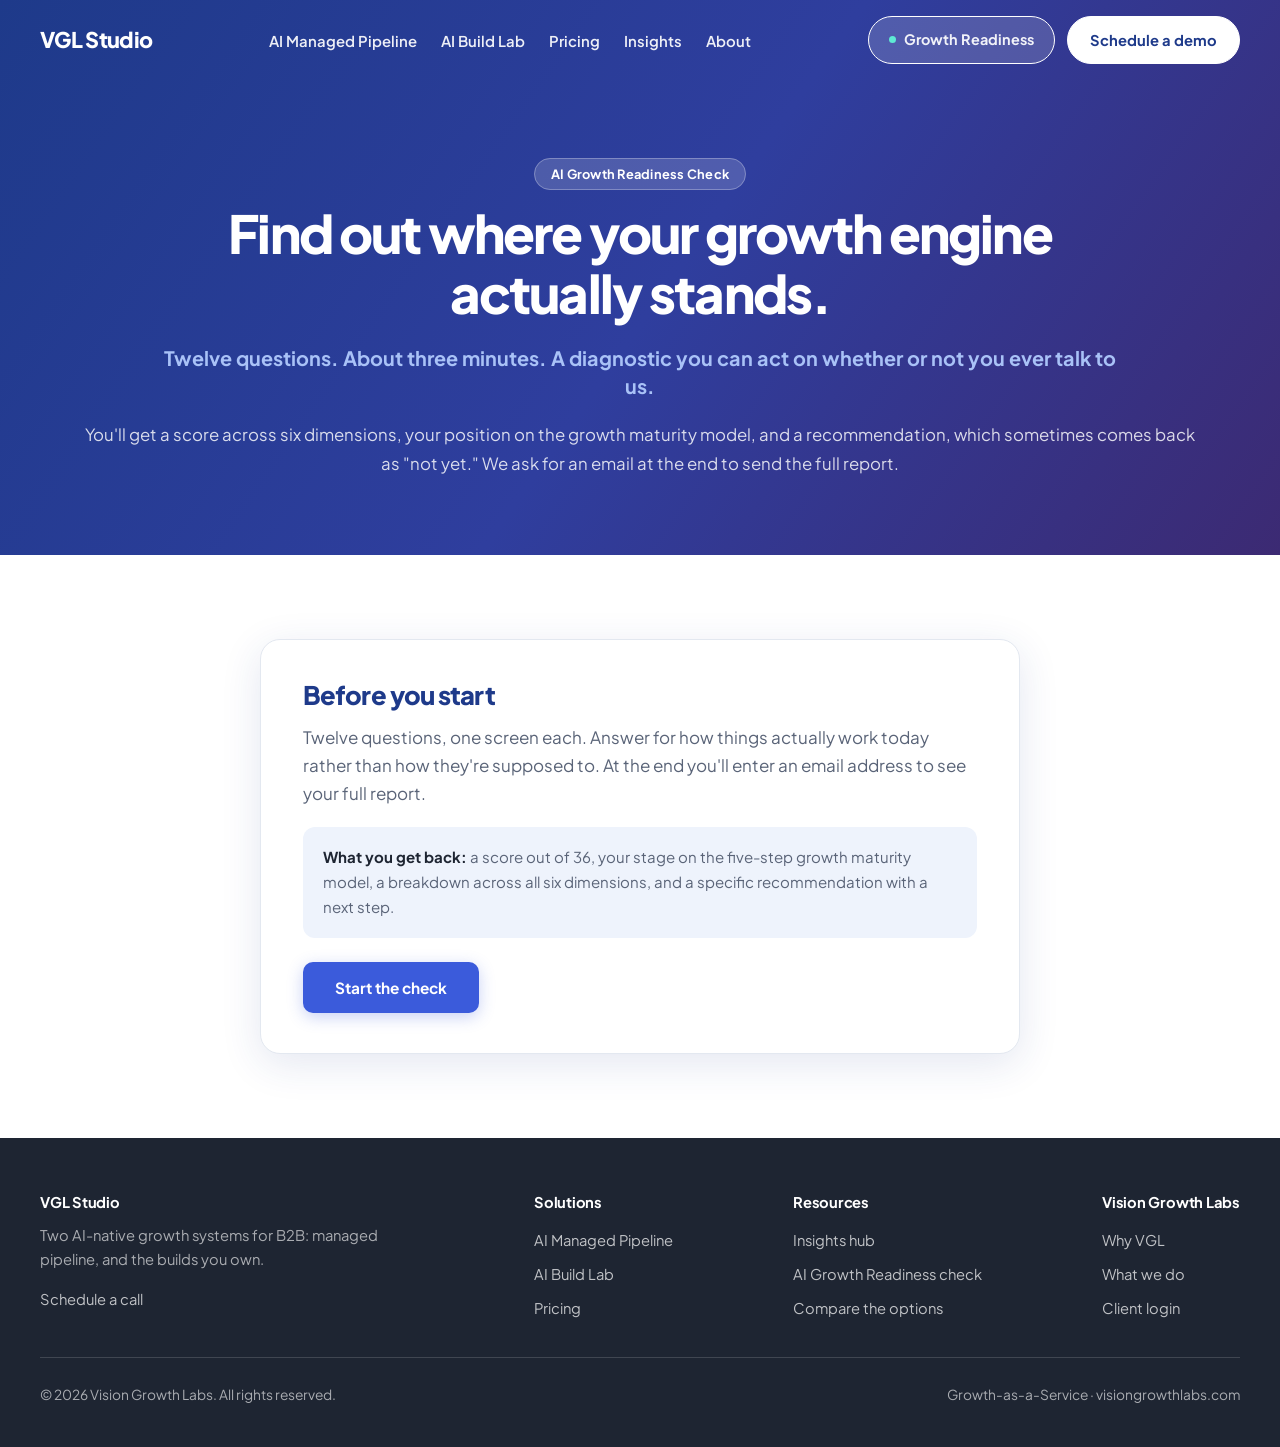
<file: readiness.html>
<!DOCTYPE html>
<html lang="en">
<head>
<!-- Google tag (gtag.js) -->
<script async src="https://www.googletagmanager.com/gtag/js?id=G-7WKP0EM36C"></script>
<script>
  window.dataLayer = window.dataLayer || [];
  function gtag(){dataLayer.push(arguments);}
  gtag('js', new Date());
  gtag('config', 'G-7WKP0EM36C');
</script>
<meta charset="UTF-8">
<meta name="viewport" content="width=device-width, initial-scale=1.0">

<title>AI Growth Readiness Check | 3-Minute Diagnostic, VGL Studio</title>
<meta name="description" content="A three-minute self-assessment for founders and revenue leaders: score your growth engine across six dimensions and get a recommendation you can act on.">
<link rel="canonical" href="https://vglstudio.ai/readiness">
<meta name="robots" content="index, follow">

<meta property="og:type" content="website">
<meta property="og:url" content="https://vglstudio.ai/readiness">
<meta property="og:title" content="AI Growth Readiness Check, VGL Studio">
<meta property="og:description" content="Three minutes. Six dimensions. A diagnostic you can act on, whether or not you ever talk to us.">
<meta property="og:site_name" content="VGL Studio">
<meta name="twitter:card" content="summary_large_image">
<meta name="twitter:title" content="AI Growth Readiness Check">
<meta name="twitter:description" content="Score your growth engine in three minutes.">
<meta property="og:image" content="https://vglstudio.ai/images/og-vgl-studio.jpg">
<meta property="og:image:width" content="1200">
<meta property="og:image:height" content="630">
<meta name="twitter:image" content="https://vglstudio.ai/images/og-vgl-studio.jpg">

<link rel="preconnect" href="https://fonts.googleapis.com">
<link rel="preconnect" href="https://fonts.gstatic.com" crossorigin>
<link href="https://fonts.googleapis.com/css2?family=Plus+Jakarta+Sans:wght@400;500;600;700;800&display=swap" rel="stylesheet">
<link rel="stylesheet" href="/styles.css">

<script type="application/ld+json">
{
  "@context": "https://schema.org",
  "@graph": [
    {
      "@type": "WebApplication",
      "name": "AI Growth Readiness Check",
      "url": "https://vglstudio.ai/readiness",
      "applicationCategory": "BusinessApplication",
      "operatingSystem": "Any",
      "description": "A three-minute self-assessment scoring a company's growth engine across six dimensions and placing it on a five-stage growth maturity model.",
      "offers": { "@type": "Offer", "price": "0", "priceCurrency": "USD" },
      "publisher": { "@type": "Organization", "name": "VGL Studio", "url": "https://vglstudio.ai/" }
    },
    {
      "@type": "BreadcrumbList",
      "itemListElement": [
        { "@type": "ListItem", "position": 1, "name": "VGL Studio", "item": "https://vglstudio.ai/" },
        { "@type": "ListItem", "position": 2, "name": "AI Growth Readiness Check", "item": "https://vglstudio.ai/readiness" }
      ]
    }
  ]
}
</script>
</head>

<body>
<a class="skip" href="#main">Skip to content</a>

<header id="siteheader">
  <div class="wrap nav">
    <a class="brand" href="/">VGL Studio</a>
    <button class="navtoggle" id="navtoggle" aria-label="Open menu" aria-expanded="false"><span></span><span></span><span></span></button>
    <nav aria-label="Primary" id="primarynav">
      <ul>
        <li><a href="/ai-managed-pipeline">AI Managed Pipeline</a></li>
        <li><a href="/ai-build-lab">AI Build Lab</a></li>
        <li><a href="/pricing">Pricing</a></li>
        <li><a href="/insights">Insights</a></li>
        <li><a href="/about">About</a></li>
      </ul>
    </nav>
    <div class="navactions">
      <a class="nav-diag here-pill" href="/readiness"><span class="dot"></span>Growth Readiness</a>
      <a class="nav-cta" href="https://api.leadconnectorhq.com/widget/bookings/loren-eckart">Schedule a demo</a>
    </div>
  </div>
</header>

<main id="main">

<section class="phero">
  <div class="wrap">
    <span class="pill">AI Growth Readiness Check</span>
    <h1>Find out where your growth engine actually stands.</h1>
    <p class="sub">Twelve questions. About three minutes. A diagnostic you can act on whether or not you ever talk to us.</p>
    <p class="deck">You'll get a score across six dimensions, your position on the growth maturity model, and a recommendation, which sometimes comes back as "not yet." We ask for an email at the end to send the full report.</p>
  </div>
</section>

<section class="band">
  <div class="wrap">
    <div class="diag">

      <div class="diagcard" id="screen-intro">
        <h2 style="font-size:1.6rem;margin-bottom:14px">Before you start</h2>
        <p style="color:var(--slate);margin-bottom:20px">Twelve questions, one screen each. Answer for how things actually work today rather than how they're supposed to. At the end you'll enter an email address to see your full report.</p>
        <div class="gatenote">
          <strong style="color:var(--ink)">What you get back:</strong> a score out of 36, your stage on the five-step growth maturity model, a breakdown across all six dimensions, and a specific recommendation with a next step.
        </div>
        <div class="btns" style="margin-top:0">
          <button class="btn btn-primary" id="start-btn" type="button">Start the check</button>
        </div>
      </div>

      <div class="diagcard" id="screen-q" hidden>
        <div class="progwrap">
          <div class="progtext"><span id="qcount">Question 1 of 12</span><span id="qdimlabel"></span></div>
          <div class="progbar"><div class="progfill" id="progfill"></div></div>
        </div>
        <p class="qdim" id="qdim"></p>
        <h2 class="qtext" id="qtext"></h2>
        <div class="opts" id="opts"></div>
        <div class="diagnav">
          <button class="linkbtn" id="back-btn" type="button">&larr; Back</button>
          <span style="font-size:0.86rem;color:var(--slate)">Select an answer to continue</span>
        </div>
      </div>

      <div class="diagcard" id="screen-gate" hidden>
        <h2 style="font-size:1.6rem;margin-bottom:12px">Your report is ready</h2>
        <p style="color:var(--slate);margin-bottom:20px">All twelve answered. Enter your details and your full diagnostic appears on the next screen.</p>
        <div class="gatenote" id="gate-summary"></div>
        <div class="field">
          <label for="f-name">Name</label>
          <input type="text" id="f-name" autocomplete="name" placeholder="Your name">
          <p class="err" id="e-name">Enter your name.</p>
        </div>
        <div class="field">
          <label for="f-email">Work email</label>
          <input type="email" id="f-email" autocomplete="email" placeholder="you@company.com">
          <p class="err" id="e-email">Enter a valid work email address.</p>
        </div>
        <div class="field">
          <label for="f-company">Company</label>
          <input type="text" id="f-company" autocomplete="organization" placeholder="Company name">
          <p class="err" id="e-company">Enter your company name.</p>
        </div>
        <div class="btns" style="margin-top:10px">
          <button class="btn btn-primary" id="reveal-btn" type="button">Show my report</button>
        </div>
        <p style="font-size:0.84rem;color:var(--slate);margin-top:16px">We'll email you a copy. No sequence, no drip, no sharing your details.</p>
      </div>

      <div class="diagcard" id="screen-result" hidden>
        <div class="scorehead">
          <div class="scorenum" id="r-score">0<span>/36</span></div>
          <div class="stagename" id="r-stage"></div>
          <p class="stagedesc" id="r-stagedesc"></p>
          <div class="ladder" id="r-ladder"></div>
        </div>
        <h3 style="font-size:1.15rem;color:var(--navy);margin-bottom:6px">Across the six dimensions</h3>
        <div id="r-dims"></div>
        <div id="r-rec"></div>
        <div style="margin-top:28px;padding-top:24px;border-top:1px solid var(--rule)">
          <p style="font-size:0.9rem;color:var(--slate)">A copy is on its way to your inbox. If you'd rather talk it through, <a href="https://api.leadconnectorhq.com/widget/bookings/loren-eckart">book a short call</a>, or read the <a href="/insights">insights hub</a> for the thinking behind the model.</p>
        </div>
      </div>

    </div>
  </div>
</section>

</main>

<footer>
  <div class="wrap">
    <div class="fgrid">
      <div>
        <h4>VGL Studio</h4>
        <p style="max-width:34ch">Two AI-native growth systems for B2B: managed pipeline, and the builds you own.</p>
        <p style="margin-top:16px"><a href="https://api.leadconnectorhq.com/widget/bookings/loren-eckart">Schedule a call</a></p>
      </div>
      <div>
        <h4>Solutions</h4>
        <ul>
          <li><a href="/ai-managed-pipeline">AI Managed Pipeline</a></li>
          <li><a href="/ai-build-lab">AI Build Lab</a></li>
          <li><a href="/pricing">Pricing</a></li>
        </ul>
      </div>
      <div>
        <h4>Resources</h4>
        <ul>
          <li><a href="/insights">Insights hub</a></li>
          <li><a class="here" href="/readiness">AI Growth Readiness check</a></li>
          <li><a href="/insights/choosing-a-partner">Compare the options</a></li>
        </ul>
      </div>
      <div>
        <h4>Vision Growth Labs</h4>
        <ul>
          <li><a href="https://visiongrowthlabs.com">Why VGL</a></li>
          <li><a href="https://visiongrowthlabs.com/what-we-do.html">What we do</a></li>
          <li><a href="https://go.clientlogin.app">Client login</a></li>
        </ul>
      </div>
    </div>
    <div class="fbot">
      <span>&copy; 2026 Vision Growth Labs. All rights reserved.</span>
      <span>Growth-as-a-Service &middot; visiongrowthlabs.com</span>
    </div>
  </div>
</footer>

<script>
/* ===== WIRE THIS UP: paste the GHL inbound webhook URL here ===== */
var GHL_WEBHOOK_URL = "";

(function(){
  var hdr=document.getElementById('siteheader');
  function onScroll(){ hdr.classList.toggle('scrolled', window.scrollY>60); }
  window.addEventListener('scroll',onScroll,{passive:true}); onScroll();

  var tg=document.getElementById('navtoggle'), nv=document.getElementById('primarynav');
  if(tg&&nv){ tg.addEventListener('click',function(){
    var open=nv.classList.toggle('open');
    tg.setAttribute('aria-expanded',open?'true':'false');
    tg.classList.toggle('on',open);
    hdr.classList.toggle('navopen',open);
  }); }
})();

var DIMS = [
  {key:'dependency', name:'Growth dependency',            track:'pipeline'},
  {key:'econ',       name:'Unit economics',               track:'pipeline'},
  {key:'spe',        name:'Strategy &middot; Platform &middot; Execution', track:'pipeline'},
  {key:'systems',    name:'Systems gap',                  track:'build'},
  {key:'leverage',   name:'AI leverage',                  track:'both'},
  {key:'icp',        name:'ICP and ownership',            track:'gate'}
];

var Q = [
  {d:0,t:"Where does most new business come from today?",o:[
    "Founder or leadership relationships",
    "Referrals that arrive, but we don't control them",
    "Inbound marketing or outbound we run ourselves",
    "A deliberate partner or channel that produces repeatedly"]},
  {d:0,t:"If your founder or top seller stopped selling for 90 days, what happens to pipeline?",o:[
    "It stops","It drops sharply","It dips but holds","It largely continues"]},
  {d:1,t:"Do you know what a qualified conversation costs you today?",o:[
    "No idea","A rough sense","Tracked, but nobody acts on it","Tracked and actively managed"]},
  {d:1,t:"Over the last year, how did GTM spend move against pipeline produced?",o:[
    "Spend up, pipeline flat or down","Both up, roughly in proportion","Spend flat, pipeline up","Spend down, pipeline up"]},
  {d:2,t:"How many separate tools touch a lead before it becomes a conversation?",o:[
    "Five or more, and they don't talk","Three or four, loosely connected","Two or three, properly integrated","One orchestrated system"]},
  {d:2,t:"Who owns moving data between those systems?",o:[
    "Nobody, it's manual","Whoever notices it broke","It's part of someone's job","It's automated"]},
  {d:3,t:"How does reporting reach your clients or leadership today?",o:[
    "Spreadsheets and email attachments","Manual, but templated","Semi-automated with some manual steps","Live and self-serve"]},
  {d:3,t:"Is there a system your team wishes existed that nobody has built?",o:[
    "Yes, several","Yes, one significant one","Minor gaps only","No, we're covered"]},
  {d:4,t:"Where is AI actually running in your go-to-market today?",o:[
    "Nowhere yet","Individuals using chatbots ad hoc","One or two real workflows","Core to targeting and execution"]},
  {d:4,t:"How much of your growth comes from things that scale without adding headcount?",o:[
    "Almost none, growing means hiring",
    "A little, but it's still mostly headcount",
    "A meaningful share",
    "Most of it, systems and partners do the scaling"]},
  {d:5,t:"How well defined are your ICP and positioning?",o:[
    "Not documented anywhere","Roughly understood, not written down","Documented, but doesn't govern targeting","Documented and it drives who we target"]},
  {d:5,t:"If you ended every vendor relationship tomorrow, what would you keep?",o:[
    "Very little","The contact list","Contacts and the CRM","Everything, the data and systems are ours"]}
];

var STAGES = [
  {name:"Founder-led", min:0,  max:8,  d:"Growth runs through relationships and individual effort. It works until it has to scale, and every path past it looks expensive."},
  {name:"Assembled",   min:9,  max:15, d:"Tools have been bought but not connected. There's activity and there's data, and the gap between them is manual work."},
  {name:"Operating",   min:16, max:22, d:"A system exists and someone owns it. The remaining cost is in the seams, the handoffs nobody automated."},
  {name:"Orchestrated",min:23, max:29, d:"Intelligence drives targeting and execution runs without being pushed. Most companies never get here."},
  {name:"Compounding", min:30, max:36, d:"Systems are owned, connected and improving each other. Growth is infrastructure rather than effort."}
];

var answers = new Array(12).fill(null), idx = 0;
var $ = function(id){ return document.getElementById(id); };

function show(id){
  ['screen-intro','screen-q','screen-gate','screen-result'].forEach(function(s){ $(s).hidden = (s!==id); });
  window.scrollTo({top:120, behavior:'smooth'});
}

function render(){
  var q = Q[idx], dim = DIMS[q.d];
  $('qcount').textContent = 'Question ' + (idx+1) + ' of 12';
  $('qdimlabel').innerHTML = dim.name;
  $('qdim').innerHTML = dim.name;
  $('qtext').innerHTML = q.t;
  $('progfill').style.width = ((idx)/12*100) + '%';
  $('back-btn').disabled = (idx===0);
  var box = $('opts'); box.innerHTML = '';
  q.o.forEach(function(label, i){
    var b = document.createElement('button');
    b.type='button'; b.className='opt' + (answers[idx]===i ? ' sel' : '');
    b.innerHTML = label;
    b.addEventListener('click', function(){
      answers[idx] = i;
      if (idx < 11){ idx++; render(); } else { openGate(); }
    });
    box.appendChild(b);
  });
}

function dimScores(){
  var s = [0,0,0,0,0,0];
  Q.forEach(function(q,i){ s[q.d] += (answers[i]||0); });
  return s;
}

function openGate(){
  $('progfill').style.width = '100%';
  var d = dimScores(), weakest = 0;
  for (var i=1;i<6;i++){ if (d[i] < d[weakest]) weakest = i; }
  $('gate-summary').innerHTML = '<strong style="color:var(--ink)">From your answers:</strong> your lowest-scoring dimension is <strong style="color:var(--navy)">' +
    DIMS[weakest].name + '</strong>. Your full score, maturity stage and recommendation are on the next screen.';
  show('screen-gate');
}

function recommend(total, d){
  // answers[10] is the ICP/positioning question, it gates everything else
  // Strategy gate: without a defined ICP and positioning, a system produces activity.
  if (answers[10] <= 1) {
    return {cls:'rec-strategy', title:'Start with strategy, not a system',
      body:["Your answers point to an ICP and positioning that aren't yet governing who you target. That matters more than it sounds: both of our engagements are governed by that definition, and running either one without it produces activity rather than pipeline.",
            "The honest recommendation is strategy work first, ICP definition, positioning, and the target account criteria that follow from them. That's Vision Growth Labs rather than VGL Studio, and it's a shorter piece of work than either build.",
            "Once that exists, come back and retake this. The recommendation will almost certainly change."],
      cta:[["Talk to Vision Growth Labs","https://visiongrowthlabs.com"],["Book a call","https://api.leadconnectorhq.com/widget/bookings/loren-eckart"]]};
  }
  var pipelineNeed = ((9-d[0]) + (9-d[1]) + (9-d[2])) / 3;   // 0-9
  var buildNeed    = ((9-d[3]) * 2 + (9-d[4])) / 3;          // 0-9, manual load weighted double
  if (total >= 30) {
    return {cls:'rec-both', title:"You're further along than most",
      body:["Scores in this range mean the fundamentals are working: pipeline doesn't depend on one person, the systems talk, and AI is doing real work rather than being discussed.",
            "The remaining leverage is usually narrow and specific rather than structural, one workflow still manual, one buyer-facing tool that would create demand earlier. That's a Build Lab conversation more than a pipeline one.",
            "If nothing here is bothering you, the right answer may be that you don't need us. That's a legitimate outcome of this check."],
      cta:[["See AI Build Lab","/ai-build-lab"],["Read the insights hub","/insights"]]};
  }
  if (pipelineNeed >= buildNeed + 1.2) {
    return {cls:'rec-pipeline', title:'AI Managed Pipeline is the fit',
      body:["Your weakest dimensions are on the pipeline side, where new business comes from, what the stack costs against what it produces, or whether the systems connect at all.",
            "That's the problem Managed Pipeline is built for: one engine replacing the data platform, the outbound tooling and the RevOps time spent connecting them, with an embedded team handling replies. Three to four weeks to a first qualified conversation.",
            "Engagements run $2,500 to $5,000 a month with no long-term contract, and you own the data and CRM infrastructure throughout."],
      cta:[["See how it works","/ai-managed-pipeline"],["Book a call","https://api.leadconnectorhq.com/widget/bookings/loren-eckart"]]};
  }
  if (buildNeed >= pipelineNeed + 1.2) {
    return {cls:'rec-build', title:'AI Build Lab is the fit',
      body:["Your pipeline fundamentals are in reasonable shape. What's dragging is the manual load, work running on spreadsheets, reporting that someone assembles by hand, or a system your team knows should exist and nobody has built.",
            "That's a build sprint: one opportunity, scoped small enough to ship in weeks, integrated with what you already run, and owned by you at handover. No development team to hire.",
            "Engagements run $2,000 to $5,000 a month across a two to three month sprint. The best first build is usually the smallest one that proves value."],
      cta:[["See the build tracks","/ai-build-lab"],["Book a working session","https://api.leadconnectorhq.com/widget/bookings/loren-eckart"]]};
  }
  return {cls:'rec-both', title:'Both apply, start with pipeline',
    body:["Your answers show pressure on both sides: top-of-funnel isn't producing predictably, and there's manual work that shouldn't still be manual.",
          "Running both at once doubles the surface area before either has proven out. The usual sequence is Managed Pipeline first, because conversations create the urgency and the data that make the build obvious.",
          "Build Lab follows once you know which buyer-facing tool or internal system would move the number, and by then you'll have evidence rather than a guess."],
    cta:[["See AI Managed Pipeline","/ai-managed-pipeline"],["See AI Build Lab","/ai-build-lab"]]};
}

function renderResult(){
  var d = dimScores(), total = d.reduce(function(a,b){return a+b;},0);
  $('r-score').innerHTML = total + '<span>/36</span>';
  var st = STAGES.filter(function(s){ return total>=s.min && total<=s.max; })[0];
  $('r-stage').textContent = st.name;
  $('r-stagedesc').textContent = st.d;
  $('r-ladder').innerHTML = STAGES.map(function(s){
    return '<div class="rung' + (s.name===st.name?' on':'') + '">' + s.name + '</div>'; }).join('');
  $('r-dims').innerHTML = DIMS.map(function(dim,i){
    var v = d[i], pct = v/6*100, cls = v<=2?'low':(v<=4?'mid':'');
    return '<div class="dimrow"><div class="dimname">'+dim.name+'</div>'+
      '<div class="dimtrack"><div class="dimfill '+cls+'" style="width:'+pct+'%"></div></div>'+
      '<div class="dimval">'+v+'/6</div></div>';
  }).join('');
  var r = recommend(total, d);
  $('r-rec').innerHTML = '<div class="reccard '+r.cls+'"><h3>'+r.title+'</h3>'+
    r.body.map(function(p){return '<p>'+p+'</p>';}).join('') +
    '<div class="btns">'+ r.cta.map(function(c,i){
      return '<a class="btn '+(i===0?'btn-light':'btn-outline-light')+'" href="'+c[1]+'">'+c[0]+'</a>'; }).join('') +
    '</div></div>';
  show('screen-result');
}

function validEmail(v){ return /^[^\s@]+@[^\s@]+\.[^\s@]{2,}$/.test(v); }

document.addEventListener('DOMContentLoaded', function(){
  $('start-btn').addEventListener('click', function(){ idx=0; render(); show('screen-q'); });
  $('back-btn').addEventListener('click', function(){ if(idx>0){ idx--; render(); } });

  ['f-name','f-email','f-company'].forEach(function(id){
    $(id).addEventListener('input', function(){ $('e'+id.slice(1)).classList.remove('on'); });
  });

  $('reveal-btn').addEventListener('click', function(){
    var name=$('f-name').value.trim(), email=$('f-email').value.trim(), company=$('f-company').value.trim(), bad=false;
    if(!name){ $('e-name').classList.add('on'); bad=true; }
    if(!validEmail(email)){ $('e-email').classList.add('on'); bad=true; }
    if(!company){ $('e-company').classList.add('on'); bad=true; }
    if(bad) return;

    var d=dimScores(), total=d.reduce(function(a,b){return a+b;},0);
    var st=STAGES.filter(function(s){return total>=s.min&&total<=s.max;})[0];
    var payload={name:name,email:email,company:company,score:total,stage:st.name,
      recommendation:recommend(total,d).title,
      dimensions:DIMS.reduce(function(o,dim,i){o[dim.key]=d[i];return o;},{}),
      answers:answers, source:'ai-growth-readiness'};

    if (typeof gtag === 'function') gtag('event', 'readiness_complete', { score: total, stage: st.name });
    if (GHL_WEBHOOK_URL){
      fetch(GHL_WEBHOOK_URL,{method:'POST',headers:{'Content-Type':'application/json'},
        body:JSON.stringify(payload)}).catch(function(){});
    }
    renderResult();   // never trap the user behind a failed request
  });
});
</script>
<script>
/* GA4: booking clicks */
document.addEventListener('click', function (e) {
  if (typeof gtag !== 'function') return;
  var a = e.target.closest('a');
  if (!a) return;
  var href = a.getAttribute('href') || '';
  if (/meetings\.hubspot\.com|leadconnectorhq\.com\/widget\/bookings/.test(href)) {
    gtag('event', 'book_call_click', { link_text: (a.textContent || '').trim().replace(/\s+/g, ' ').slice(0, 60), page_path: location.pathname });
  }
}, true);
</script>
</body>
</html>
</file>
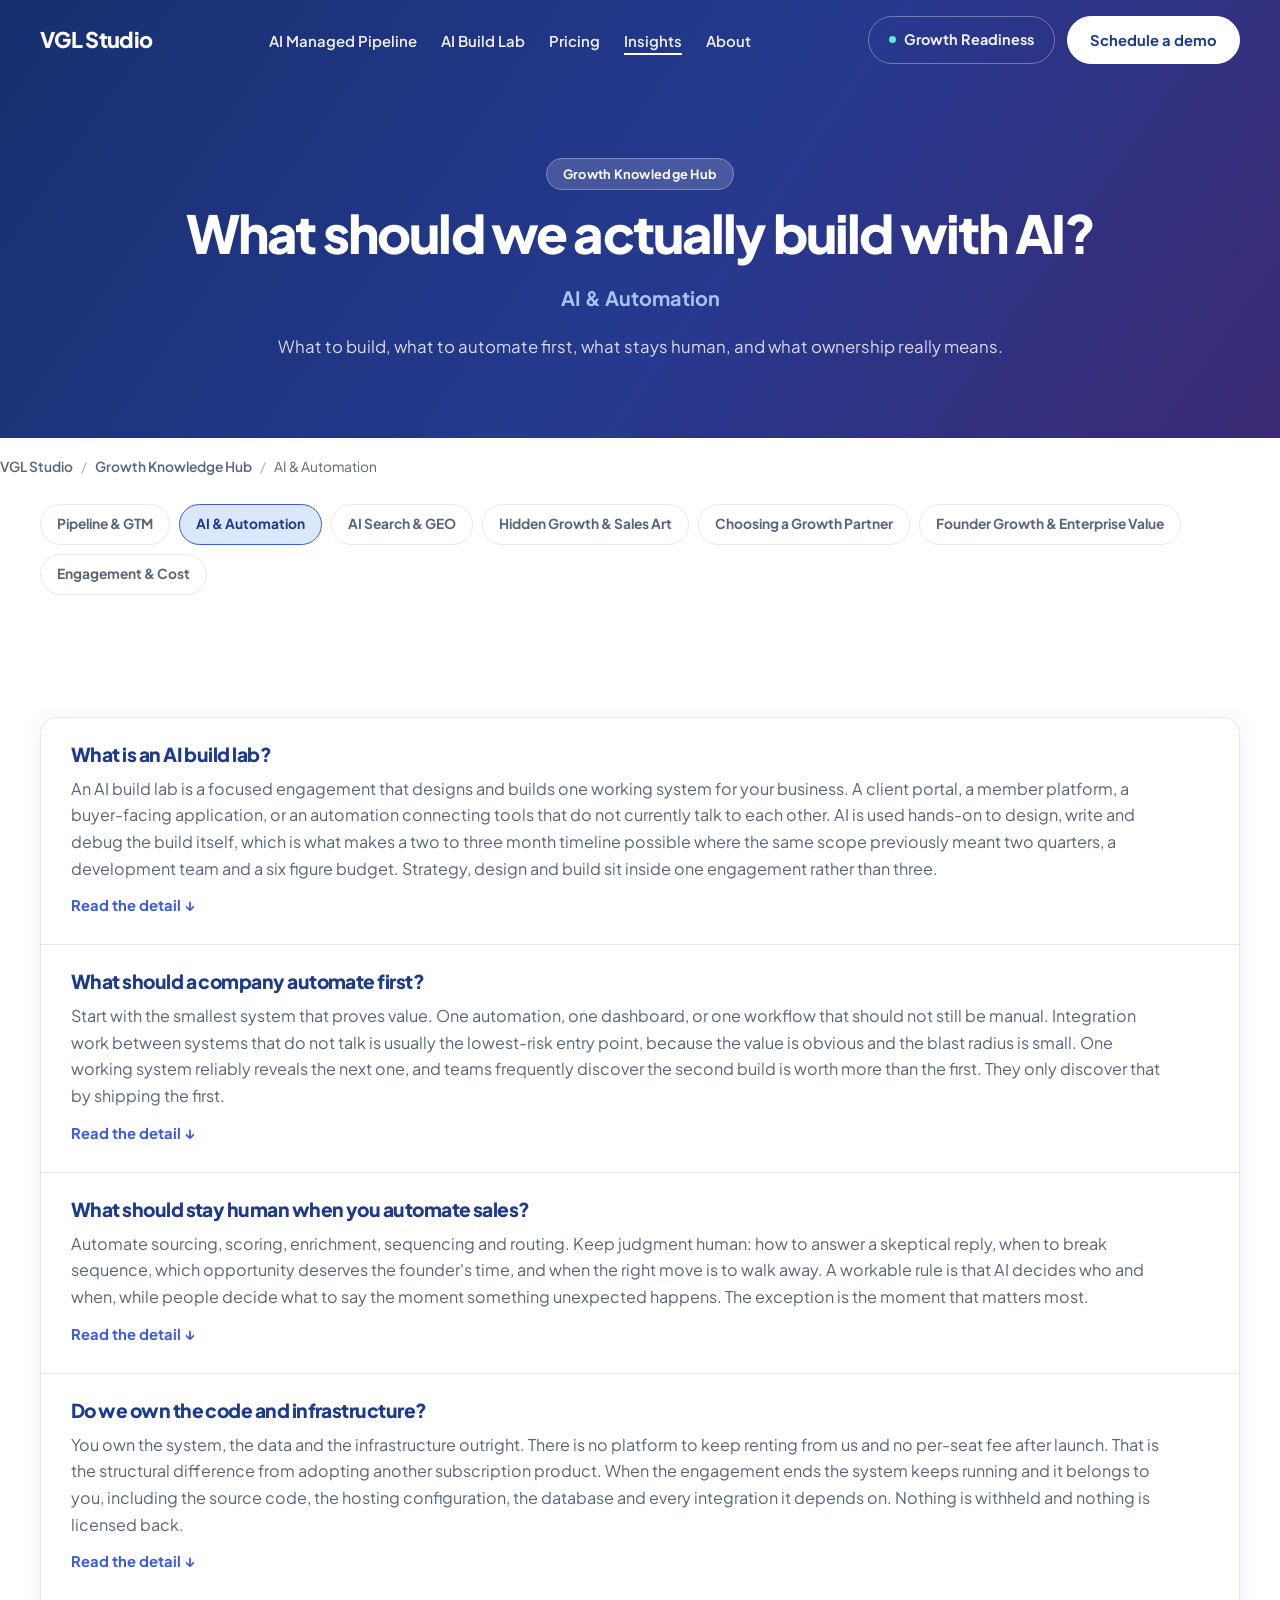
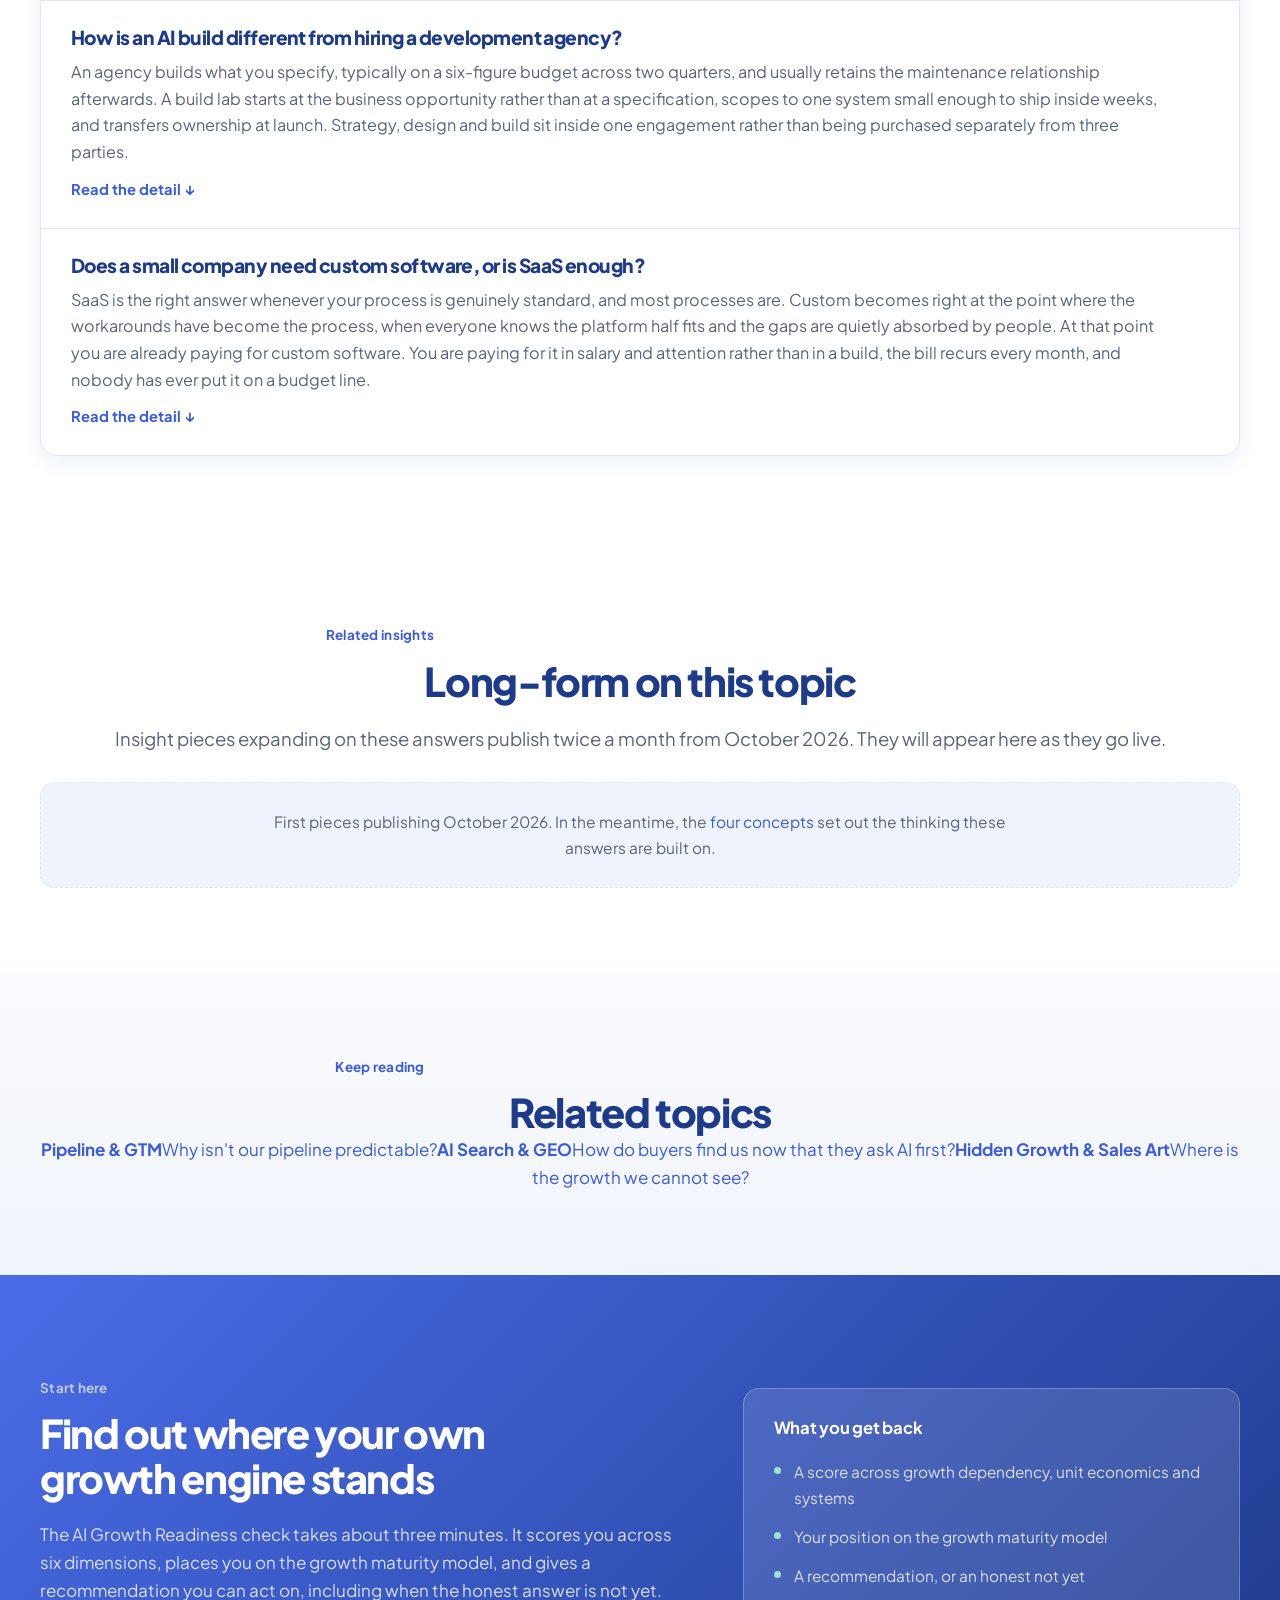
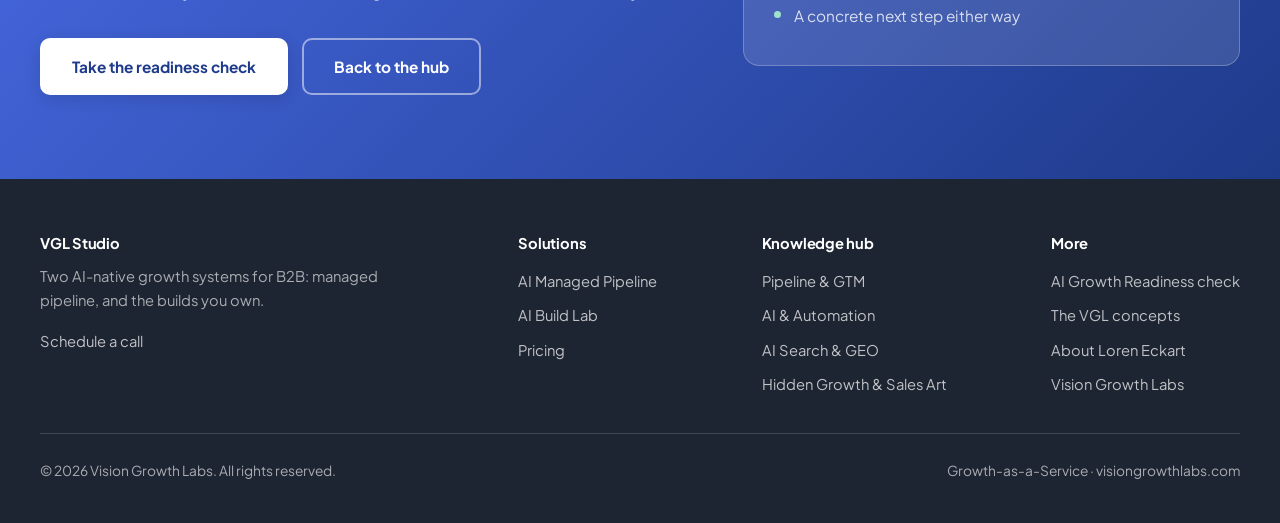
<file: insights/ai-automation.html>
<!DOCTYPE html>
<html lang="en">
<head>
<!-- Google tag (gtag.js) -->
<script async src="https://www.googletagmanager.com/gtag/js?id=G-7WKP0EM36C"></script>
<script>
  window.dataLayer = window.dataLayer || [];
  function gtag(){dataLayer.push(arguments);}
  gtag('js', new Date());
  gtag('config', 'G-7WKP0EM36C');
</script>
<meta charset="UTF-8">
<meta name="viewport" content="width=device-width, initial-scale=1.0">
<title>AI & Automation | VGL Growth Knowledge Hub</title>
<meta name="description" content="What to build, what to automate first, what stays human, and what ownership really means.">
<link rel="canonical" href="https://vglstudio.ai/insights/ai-automation">
<meta name="robots" content="index, follow">
<meta property="og:type" content="article">
<meta property="og:url" content="https://vglstudio.ai/insights/ai-automation">
<meta property="og:title" content="AI & Automation | VGL Growth Knowledge Hub">
<meta property="og:description" content="What to build, what to automate first, what stays human, and what ownership really means.">
<meta property="og:site_name" content="VGL Studio">
<meta name="twitter:card" content="summary_large_image">
<meta name="twitter:title" content="AI & Automation | VGL Growth Knowledge Hub">
<meta name="twitter:description" content="What to build, what to automate first, what stays human, and what ownership really means.">
<meta property="og:image" content="https://vglstudio.ai/images/og-vgl-studio.jpg">
<meta property="og:image:width" content="1200">
<meta property="og:image:height" content="630">
<meta name="twitter:image" content="https://vglstudio.ai/images/og-vgl-studio.jpg">
<link rel="preconnect" href="https://fonts.googleapis.com">
<link rel="preconnect" href="https://fonts.gstatic.com" crossorigin>
<link href="https://fonts.googleapis.com/css2?family=Plus+Jakarta+Sans:wght@400;500;600;700;800&display=swap" rel="stylesheet">
<link rel="stylesheet" href="/styles.css">
<script type="application/ld+json">
{
  "@context": "https://schema.org",
  "@graph": [
    {
      "@type": "Article",
      "headline": "AI & Automation \u2014 VGL Growth Knowledge Hub",
      "description": "What to build, what to automate first, what stays human, and what ownership really means.",
      "author": {
        "@type": "Person",
        "name": "Loren Eckart",
        "url": "https://vglstudio.ai/about"
      },
      "publisher": {
        "@type": "Organization",
        "name": "VGL Studio",
        "url": "https://vglstudio.ai/"
      },
      "dateModified": "2026-09-12",
      "mainEntityOfPage": "https://vglstudio.ai/insights/ai-automation"
    },
    {
      "@type": "BreadcrumbList",
      "itemListElement": [
        {
          "@type": "ListItem",
          "position": 1,
          "name": "VGL Studio",
          "item": "https://vglstudio.ai/"
        },
        {
          "@type": "ListItem",
          "position": 2,
          "name": "Growth Knowledge Hub",
          "item": "https://vglstudio.ai/insights"
        },
        {
          "@type": "ListItem",
          "position": 3,
          "name": "AI & Automation",
          "item": "https://vglstudio.ai/insights/ai-automation"
        }
      ]
    },
    {
      "@type": "FAQPage",
      "mainEntity": [
        {
          "@type": "Question",
          "name": "What is an AI build lab?",
          "acceptedAnswer": {
            "@type": "Answer",
            "text": "An AI build lab is a focused engagement that designs and builds one working system for your business. A client portal, a member platform, a buyer-facing application, or an automation connecting tools that do not currently talk to each other. AI is used hands-on to design, write and debug the build itself, which is what makes a two to three month timeline possible where the same scope previously meant two quarters, a development team and a six figure budget. Strategy, design and build sit inside one engagement rather than three."
          }
        },
        {
          "@type": "Question",
          "name": "What should a company automate first?",
          "acceptedAnswer": {
            "@type": "Answer",
            "text": "Start with the smallest system that proves value. One automation, one dashboard, or one workflow that should not still be manual. Integration work between systems that do not talk is usually the lowest-risk entry point, because the value is obvious and the blast radius is small. One working system reliably reveals the next one, and teams frequently discover the second build is worth more than the first. They only discover that by shipping the first."
          }
        },
        {
          "@type": "Question",
          "name": "What should stay human when you automate sales?",
          "acceptedAnswer": {
            "@type": "Answer",
            "text": "Automate sourcing, scoring, enrichment, sequencing and routing. Keep judgment human: how to answer a skeptical reply, when to break sequence, which opportunity deserves the founder's time, and when the right move is to walk away. A workable rule is that AI decides who and when, while people decide what to say the moment something unexpected happens. The exception is the moment that matters most."
          }
        },
        {
          "@type": "Question",
          "name": "Do we own the code and infrastructure?",
          "acceptedAnswer": {
            "@type": "Answer",
            "text": "You own the system, the data and the infrastructure outright. There is no platform to keep renting from us and no per-seat fee after launch. That is the structural difference from adopting another subscription product. When the engagement ends the system keeps running and it belongs to you, including the source code, the hosting configuration, the database and every integration it depends on. Nothing is withheld and nothing is licensed back."
          }
        },
        {
          "@type": "Question",
          "name": "How is an AI build different from hiring a development agency?",
          "acceptedAnswer": {
            "@type": "Answer",
            "text": "An agency builds what you specify, typically on a six-figure budget across two quarters, and usually retains the maintenance relationship afterwards. A build lab starts at the business opportunity rather than at a specification, scopes to one system small enough to ship inside weeks, and transfers ownership at launch. Strategy, design and build sit inside one engagement rather than being purchased separately from three parties."
          }
        },
        {
          "@type": "Question",
          "name": "Does a small company need custom software, or is SaaS enough?",
          "acceptedAnswer": {
            "@type": "Answer",
            "text": "SaaS is the right answer whenever your process is genuinely standard, and most processes are. Custom becomes right at the point where the workarounds have become the process, when everyone knows the platform half fits and the gaps are quietly absorbed by people. At that point you are already paying for custom software. You are paying for it in salary and attention rather than in a build, the bill recurs every month, and nobody has ever put it on a budget line."
          }
        }
      ]
    }
  ]
}
</script>
</head>
<body>
<a class="skip" href="#main">Skip to content</a>
<header id="siteheader">
  <div class="wrap nav">
    <a class="brand" href="/">VGL Studio</a>
    <button class="navtoggle" id="navtoggle" aria-label="Open menu" aria-expanded="false"><span></span><span></span><span></span></button>
    <nav aria-label="Primary" id="primarynav">
      <ul>
        <li><a href="/ai-managed-pipeline">AI Managed Pipeline</a></li>
        <li><a href="/ai-build-lab">AI Build Lab</a></li>
        <li><a href="/pricing">Pricing</a></li>
        <li><a class="here" href="/insights">Insights</a></li>
        <li><a href="/about">About</a></li>
      </ul>
    </nav>
    <div class="navactions">
      <a class="nav-diag" href="/readiness"><span class="dot"></span>Growth Readiness</a>
      <a class="nav-cta" href="https://api.leadconnectorhq.com/widget/bookings/loren-eckart">Schedule a demo</a>
    </div>
  </div>
</header>
<main id="main">
<section class="phero phero-hub">
  <div class="wrap">
    <span class="pill">Growth Knowledge Hub</span>
    <h1>What should we actually build with AI?</h1>
    <p class="sub">AI & Automation</p>
    <p class="deck">What to build, what to automate first, what stays human, and what ownership really means.</p>
  </div>
</section>

<div class="wrap crumbs">
  <a href="/">VGL Studio</a><span>/</span><a href="/insights">Growth Knowledge Hub</a><span>/</span>AI & Automation
</div>

<div class="wrap"><div class="hubchips"><a class="chip2" href="/insights/pipeline-gtm">Pipeline &amp; GTM</a><a class="chip2 on" href="/insights/ai-automation">AI &amp; Automation</a><a class="chip2" href="/insights/ai-search-geo">AI Search &amp; GEO</a><a class="chip2" href="/insights/hidden-growth">Hidden Growth &amp; Sales Art</a><a class="chip2" href="/insights/choosing-a-partner">Choosing a Growth Partner</a><a class="chip2" href="/insights/founder-growth">Founder Growth &amp; Enterprise Value</a><a class="chip2" href="/insights/engagement-cost">Engagement &amp; Cost</a></div></div>

<section class="band">
  <div class="wrap">
    <div class="faqlist">
      <div class="faqitem">
        <h2 class="faq-q-h" id="what-is-an-ai-build-lab">What is an AI build lab?</h2>
        <p class="faq-a">An AI build lab is a focused engagement that designs and builds one working system for your business. A client portal, a member platform, a buyer-facing application, or an automation connecting tools that do not currently talk to each other. AI is used hands-on to design, write and debug the build itself, which is what makes a two to three month timeline possible where the same scope previously meant two quarters, a development team and a six figure budget. Strategy, design and build sit inside one engagement rather than three.</p>
        <button class="faq-more" aria-expanded="false" aria-controls="ai-automation-d1">Read the detail &darr;</button>
        <div class="faq-depth" id="ai-automation-d1">
          <h3>Why it matters</h3>
          <p>The load-bearing word is one. The failure mode of internal software efforts is scope creep toward a platform that will eventually do everything and ships never.</p>
          <p>Scoping to a single opportunity, with an explicit written list of what the system will deliberately not do, is what keeps a sprint inside its window.</p>
          <h3>What to look at</h3>
          <ul class="speclist"><li>One opportunity, scoped small enough to ship</li><li>An explicit list of what it will not do</li><li>Working versions in your hands early, not a reveal at the end</li></ul>
          <h3>The VGL perspective</h3>
          <p class="persp">The interesting question is not what AI can build. It is what is now worth building that was not worth building two years ago. That list is longer than most companies have looked at.</p>
          <p style="margin-top:14px"><a href="/ai-build-lab#what-is-an-ai-build-lab">See this in full context &rarr;</a></p>
        </div>
      </div>
      <div class="faqitem">
        <h2 class="faq-q-h" id="what-should-a-company-automate-first">What should a company automate first?</h2>
        <p class="faq-a">Start with the smallest system that proves value. One automation, one dashboard, or one workflow that should not still be manual. Integration work between systems that do not talk is usually the lowest-risk entry point, because the value is obvious and the blast radius is small. One working system reliably reveals the next one, and teams frequently discover the second build is worth more than the first. They only discover that by shipping the first.</p>
        <button class="faq-more" aria-expanded="false" aria-controls="ai-automation-d2">Read the detail &darr;</button>
        <div class="faq-depth" id="ai-automation-d2">
          <h3>Why it matters</h3>
          <p>Starting small is not a hedge against ambition. It is how you find out whether the thing everyone assumed was the bottleneck actually is.</p>
          <p>The alternative, a transformation programme scoped over two quarters, tends to answer that question after the budget is committed rather than before.</p>
          <h3>What to look at</h3>
          <ul class="speclist"><li>Something running on spreadsheets today</li><li>A clear owner who feels the pain weekly</li><li>Two or three systems touched, not ten</li></ul>
          <h3>Worked example: choosing between three candidates</h3>
          <p>A firm came to us with three ideas: a client portal, an AI assistant for proposal drafting, and an automation syncing project status from their delivery tool into client-facing reports.</p>
          <p>The portal was the most exciting and the largest. The assistant was the most fashionable. The sync was the smallest, touched two systems, and removed about six hours a week of someone manually rebuilding a status spreadsheet.</p>
          <p>We built the sync. It shipped in under three weeks and it worked. What it revealed was that the status data, once it was live and structured, was most of what the portal needed to exist. The portal then became a smaller build than it looked, and it was scoped from evidence rather than from a wish.</p>
          <p>The proposal assistant never got built. Once the status data was live, the team found that the slow part of proposals was not the drafting, it was waiting on numbers that now arrived automatically. The most valuable outcome of the first build was learning that the second idea had solved itself and the third was never the constraint at all. That is the argument for starting small, and it is not an argument about reducing risk. It is an argument about finding out what is true.</p>
          <p>The pattern has been consistent enough that we now write it into proposals. The first build is scoped to prove something, not to deliver everything, and the second one is deliberately left undefined until the first has shipped.</p>
          <h3>The VGL perspective</h3>
          <p class="persp">Every build we have started small has produced a second engagement. Every one that started large spent its first month arguing about scope. That pattern is consistent enough that we now scope it into the proposal.</p>
          <p style="margin-top:14px"><a href="/ai-build-lab#what-to-build-first">See this in full context &rarr;</a></p>
        </div>
      </div>
      <div class="faqitem">
        <h2 class="faq-q-h" id="what-should-stay-human-when-you-automate-sales">What should stay human when you automate sales?</h2>
        <p class="faq-a">Automate sourcing, scoring, enrichment, sequencing and routing. Keep judgment human: how to answer a skeptical reply, when to break sequence, which opportunity deserves the founder's time, and when the right move is to walk away. A workable rule is that AI decides who and when, while people decide what to say the moment something unexpected happens. The exception is the moment that matters most.</p>
        <button class="faq-more" aria-expanded="false" aria-controls="ai-automation-d3">Read the detail &darr;</button>
        <div class="faq-depth" id="ai-automation-d3">
          <h3>Why it matters</h3>
          <p>The common failure is automating the reply. A generated response to a real objection reads as generated, and it costs you the account you just earned attention from.</p>
          <p>The second failure is automating qualification judgment. A score can rank a list. It cannot tell you that the third-ranked account has a new VP who used to work with you.</p>
          <h3>What to look at</h3>
          <ul class="speclist"><li>Who and when: automate</li><li>What to say when something unexpected happens: human</li><li>Anything a named person will read closely: human</li></ul>
          <h3>The VGL perspective</h3>
          <p class="persp">AI does not replace operators. It gives a capable operator the leverage of a much larger team, which is a completely different claim and a more useful one.</p>
        </div>
      </div>
      <div class="faqitem">
        <h2 class="faq-q-h" id="do-we-own-the-code-and-infrastructure">Do we own the code and infrastructure?</h2>
        <p class="faq-a">You own the system, the data and the infrastructure outright. There is no platform to keep renting from us and no per-seat fee after launch. That is the structural difference from adopting another subscription product. When the engagement ends the system keeps running and it belongs to you, including the source code, the hosting configuration, the database and every integration it depends on. Nothing is withheld and nothing is licensed back.</p>
        <button class="faq-more" aria-expanded="false" aria-controls="ai-automation-d4">Read the detail &darr;</button>
        <div class="faq-depth" id="ai-automation-d4">
          <h3>Why it matters</h3>
          <p>Ownership changes the economics over a three-year horizon. A subscription that half fits costs money every month indefinitely, and still leaves the workarounds in place.</p>
          <p>It also changes the incentive on our side. We cannot retain a client through switching costs, so an engagement continues only when something has proven out.</p>
          <h3>What to look at</h3>
          <ul class="speclist"><li>Source, data and hosting transfer at launch</li><li>No per-seat fee after handover</li><li>The system runs without us</li></ul>
          <h3>The VGL perspective</h3>
          <p class="persp">Every alternative except a build you own is a recurring cost. That sentence is the entire argument, and it is the one most software purchases never test.</p>
          <p style="margin-top:14px"><a href="/ai-build-lab#do-we-own-it">See this in full context &rarr;</a></p>
        </div>
      </div>
      <div class="faqitem">
        <h2 class="faq-q-h" id="how-is-an-ai-build-different-from-hiring-a-development-agency">How is an AI build different from hiring a development agency?</h2>
        <p class="faq-a">An agency builds what you specify, typically on a six-figure budget across two quarters, and usually retains the maintenance relationship afterwards. A build lab starts at the business opportunity rather than at a specification, scopes to one system small enough to ship inside weeks, and transfers ownership at launch. Strategy, design and build sit inside one engagement rather than being purchased separately from three parties.</p>
        <button class="faq-more" aria-expanded="false" aria-controls="ai-automation-d5">Read the detail &darr;</button>
        <div class="faq-depth" id="ai-automation-d5">
          <h3>Why it matters</h3>
          <p>The specification gap is where the money goes. An agency needs you to already know what to build, so the strategy work happens before the engagement, usually informally and usually incompletely.</p>
          <p>Starting at the opportunity means the first session is about where value is leaking rather than requirements gathering for something already decided.</p>
          <h3>What to look at</h3>
          <ul class="speclist"><li>Who does the deciding, not just the building</li><li>Whether strategy is inside the engagement or billed separately</li><li>Where the maintenance relationship sits afterwards</li></ul>
          <h3>The VGL perspective</h3>
          <p class="persp">Most companies do not need an AI department. They need someone who can decide what to build, and then build it. Those two capabilities are usually purchased from different people, which is why so little gets built.</p>
          <p style="margin-top:14px"><a href="/ai-build-lab#vs-dev-agency">See this in full context &rarr;</a></p>
        </div>
      </div>
      <div class="faqitem">
        <h2 class="faq-q-h" id="does-a-small-company-need-custom-software-or-is-saas-enough">Does a small company need custom software, or is SaaS enough?</h2>
        <p class="faq-a">SaaS is the right answer whenever your process is genuinely standard, and most processes are. Custom becomes right at the point where the workarounds have become the process, when everyone knows the platform half fits and the gaps are quietly absorbed by people. At that point you are already paying for custom software. You are paying for it in salary and attention rather than in a build, the bill recurs every month, and nobody has ever put it on a budget line.</p>
        <button class="faq-more" aria-expanded="false" aria-controls="ai-automation-d6">Read the detail &darr;</button>
        <div class="faq-depth" id="ai-automation-d6">
          <h3>Why it matters</h3>
          <p>A useful test: if you removed every spreadsheet, shared doc and recurring reminder your team maintains alongside the platform, would the platform still run the business?</p>
          <p>If the answer is no, the platform is not the system. The people filling its gaps are the system, and they are the most expensive part of it.</p>
          <h3>What to look at</h3>
          <ul class="speclist"><li>Whether workarounds have become process</li><li>How much headcount the gaps consume</li><li>Whether the misfit is shrinking or growing</li></ul>
          <h3>The VGL perspective</h3>
          <p class="persp">The wrong-fit subscription is the most under-examined line item in most companies. It renews because cancelling it would expose how much informal work sits around it.</p>
        </div>
      </div>
    </div>
  </div>
</section>

<section class="band">
  <div class="wrap">
    <div class="center">
      <p class="eyebrow">Related insights</p>
      <h2>Long-form on this topic</h2>
      <p class="lead">Insight pieces expanding on these answers publish twice a month from October 2026. They will appear here as they go live.</p>
    </div>
    <div class="insightstrip" data-insights-for="ai-automation">
      <p class="stripempty">First pieces publishing October 2026. In the meantime, the <a href="/insights/vgl-concepts">four concepts</a> set out the thinking these answers are built on.</p>
    </div>
  </div>
</section>

<section class="band detailband">
  <div class="wrap center">
    <p class="eyebrow">Keep reading</p>
    <h2>Related topics</h2>
    <div class="clusternav"><a class="clusterlink" href="/insights/pipeline-gtm"><strong>Pipeline &amp; GTM</strong><span>Why isn't our pipeline predictable?</span></a><a class="clusterlink" href="/insights/ai-search-geo"><strong>AI Search &amp; GEO</strong><span>How do buyers find us now that they ask AI first?</span></a><a class="clusterlink" href="/insights/hidden-growth"><strong>Hidden Growth &amp; Sales Art</strong><span>Where is the growth we cannot see?</span></a></div>
  </div>
</section>

<section class="band readiness">
  <div class="wrap inner">
    <div>
      <p class="eyebrow" style="color:rgba(255,255,255,0.65)">Start here</p>
      <h2>Find out where your own growth engine stands</h2>
      <p>The AI Growth Readiness check takes about three minutes. It scores you across six dimensions, places you on the growth maturity model, and gives a recommendation you can act on, including when the honest answer is not yet.</p>
      <div class="btns">
        <a class="btn btn-light" href="/readiness">Take the readiness check</a>
        <a class="btn btn-outline-light" href="/insights">Back to the hub</a>
      </div>
    </div>
    <div class="rcard">
      <h4>What you get back</h4>
      <ul>
        <li>A score across growth dependency, unit economics and systems</li>
        <li>Your position on the growth maturity model</li>
        <li>A recommendation, or an honest not yet</li>
        <li>A concrete next step either way</li>
      </ul>
    </div>
  </div>
</section>

</main>
<footer>
  <div class="wrap">
    <div class="fgrid">
      <div>
        <h4>VGL Studio</h4>
        <p style="max-width:34ch">Two AI-native growth systems for B2B: managed pipeline, and the builds you own.</p>
        <p style="margin-top:16px"><a href="https://api.leadconnectorhq.com/widget/bookings/loren-eckart">Schedule a call</a></p>
      </div>
      <div>
        <h4>Solutions</h4>
        <ul>
          <li><a href="/ai-managed-pipeline">AI Managed Pipeline</a></li>
          <li><a href="/ai-build-lab">AI Build Lab</a></li>
          <li><a href="/pricing">Pricing</a></li>
        </ul>
      </div>
      <div>
        <h4>Knowledge hub</h4>
        <ul>
          <li><a href="/insights/pipeline-gtm">Pipeline &amp; GTM</a></li>
          <li><a href="/insights/ai-automation">AI &amp; Automation</a></li>
          <li><a href="/insights/ai-search-geo">AI Search &amp; GEO</a></li>
          <li><a href="/insights/hidden-growth">Hidden Growth &amp; Sales Art</a></li>
        </ul>
      </div>
      <div>
        <h4>More</h4>
        <ul>
          <li><a href="/readiness">AI Growth Readiness check</a></li>
          <li><a href="/insights/vgl-concepts">The VGL concepts</a></li>
          <li><a href="/about">About Loren Eckart</a></li>
          <li><a href="https://visiongrowthlabs.com">Vision Growth Labs</a></li>
        </ul>
      </div>
    </div>
    <div class="fbot">
      <span>&copy; 2026 Vision Growth Labs. All rights reserved.</span>
      <span>Growth-as-a-Service &middot; visiongrowthlabs.com</span>
    </div>
  </div>
</footer>
<script>
(function(){
  var hdr=document.getElementById('siteheader');
  function onScroll(){ hdr.classList.toggle('scrolled', window.scrollY>60); }
  window.addEventListener('scroll',onScroll,{passive:true}); onScroll();

  var tg=document.getElementById('navtoggle'), nv=document.getElementById('primarynav');
  if(tg&&nv){ tg.addEventListener('click',function(){
    var open=nv.classList.toggle('open');
    tg.setAttribute('aria-expanded',open?'true':'false');
    tg.classList.toggle('on',open);
    hdr.classList.toggle('navopen',open);
  }); }

  document.querySelectorAll('.faq-more').forEach(function(btn){
    btn.addEventListener('click',function(){
      var p=document.getElementById(btn.getAttribute('aria-controls'));
      var open=p.classList.toggle('open');
      btn.setAttribute('aria-expanded',open?'true':'false');
      btn.innerHTML = open ? 'Show less &uarr;' : 'Read the detail &darr;';
    });
  });
})();
</script>
<script>
/* GA4: booking clicks */
document.addEventListener('click', function (e) {
  if (typeof gtag !== 'function') return;
  var a = e.target.closest('a');
  if (!a) return;
  var href = a.getAttribute('href') || '';
  if (/meetings\.hubspot\.com|leadconnectorhq\.com\/widget\/bookings/.test(href)) {
    gtag('event', 'book_call_click', { link_text: (a.textContent || '').trim().replace(/\s+/g, ' ').slice(0, 60), page_path: location.pathname });
  }
}, true);
</script>
</body>
</html>
</file>
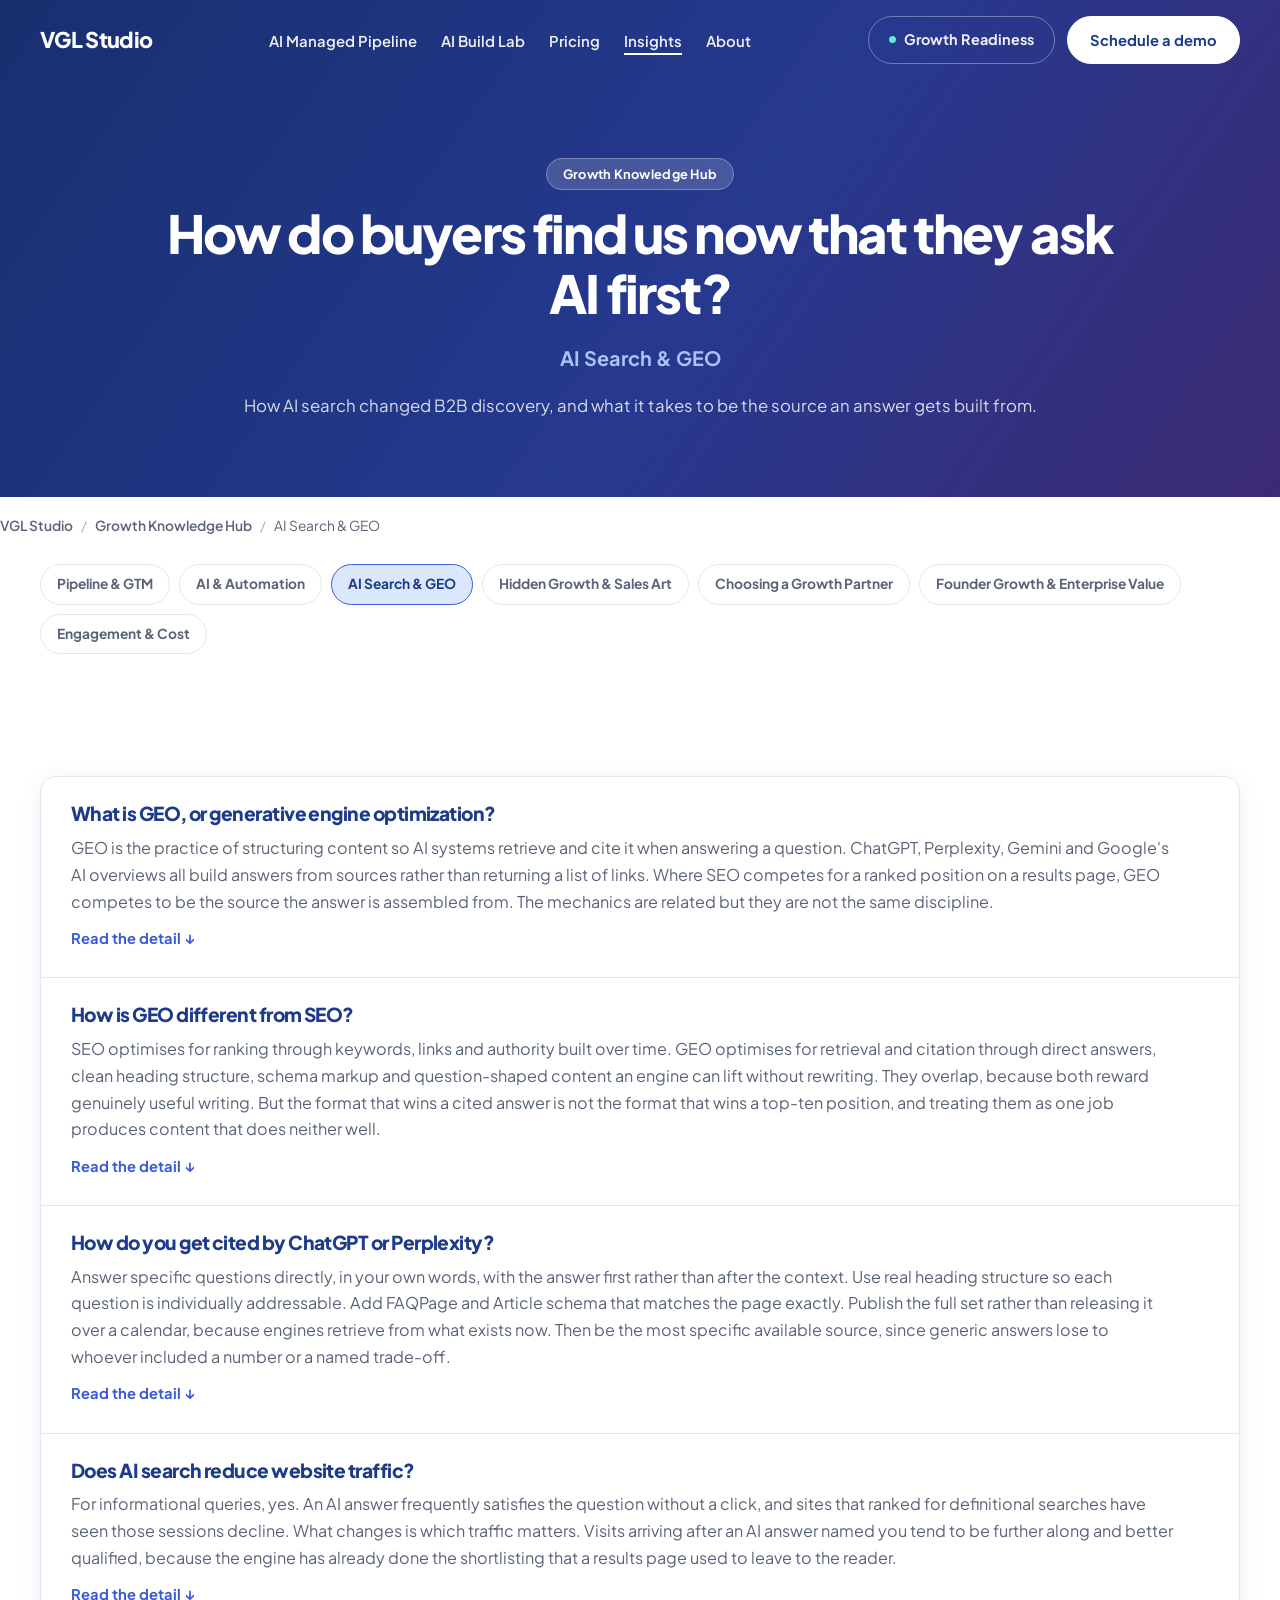
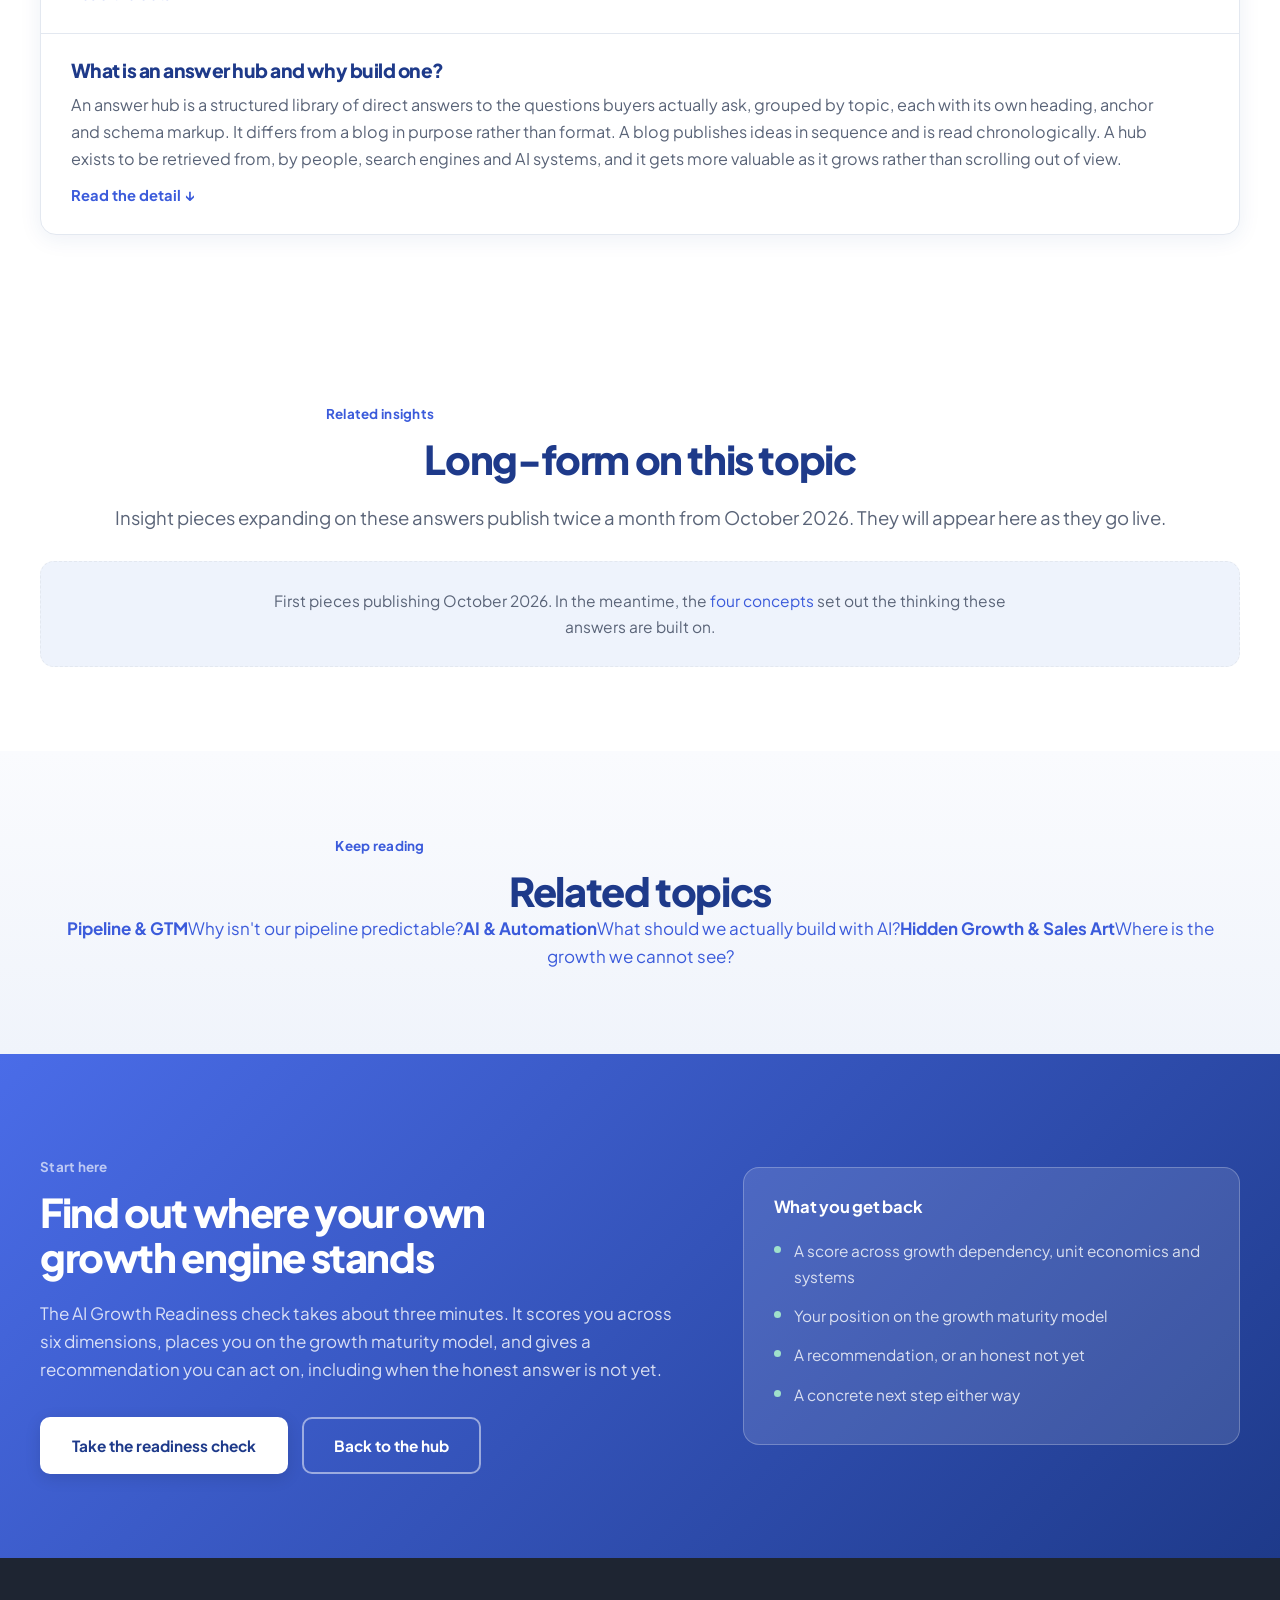
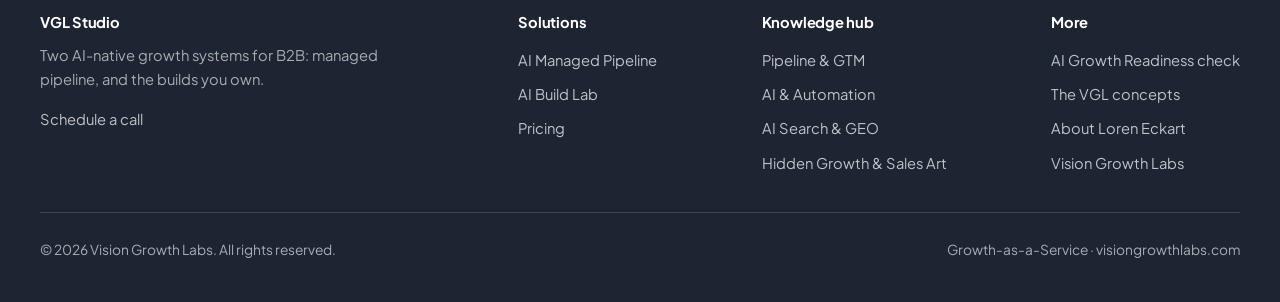
<file: insights/ai-search-geo.html>
<!DOCTYPE html>
<html lang="en">
<head>
<!-- Google tag (gtag.js) -->
<script async src="https://www.googletagmanager.com/gtag/js?id=G-7WKP0EM36C"></script>
<script>
  window.dataLayer = window.dataLayer || [];
  function gtag(){dataLayer.push(arguments);}
  gtag('js', new Date());
  gtag('config', 'G-7WKP0EM36C');
</script>
<meta charset="UTF-8">
<meta name="viewport" content="width=device-width, initial-scale=1.0">
<title>AI Search & GEO | VGL Growth Knowledge Hub</title>
<meta name="description" content="How AI search changed B2B discovery, and what it takes to be the source an answer gets built from.">
<link rel="canonical" href="https://vglstudio.ai/insights/ai-search-geo">
<meta name="robots" content="index, follow">
<meta property="og:type" content="article">
<meta property="og:url" content="https://vglstudio.ai/insights/ai-search-geo">
<meta property="og:title" content="AI Search & GEO | VGL Growth Knowledge Hub">
<meta property="og:description" content="How AI search changed B2B discovery, and what it takes to be the source an answer gets built from.">
<meta property="og:site_name" content="VGL Studio">
<meta name="twitter:card" content="summary_large_image">
<meta name="twitter:title" content="AI Search & GEO | VGL Growth Knowledge Hub">
<meta name="twitter:description" content="How AI search changed B2B discovery, and what it takes to be the source an answer gets built from.">
<meta property="og:image" content="https://vglstudio.ai/images/og-vgl-studio.jpg">
<meta property="og:image:width" content="1200">
<meta property="og:image:height" content="630">
<meta name="twitter:image" content="https://vglstudio.ai/images/og-vgl-studio.jpg">
<link rel="preconnect" href="https://fonts.googleapis.com">
<link rel="preconnect" href="https://fonts.gstatic.com" crossorigin>
<link href="https://fonts.googleapis.com/css2?family=Plus+Jakarta+Sans:wght@400;500;600;700;800&display=swap" rel="stylesheet">
<link rel="stylesheet" href="/styles.css">
<script type="application/ld+json">
{
  "@context": "https://schema.org",
  "@graph": [
    {
      "@type": "Article",
      "headline": "AI Search & GEO \u2014 VGL Growth Knowledge Hub",
      "description": "How AI search changed B2B discovery, and what it takes to be the source an answer gets built from.",
      "author": {
        "@type": "Person",
        "name": "Loren Eckart",
        "url": "https://vglstudio.ai/about"
      },
      "publisher": {
        "@type": "Organization",
        "name": "VGL Studio",
        "url": "https://vglstudio.ai/"
      },
      "dateModified": "2026-09-12",
      "mainEntityOfPage": "https://vglstudio.ai/insights/ai-search-geo"
    },
    {
      "@type": "BreadcrumbList",
      "itemListElement": [
        {
          "@type": "ListItem",
          "position": 1,
          "name": "VGL Studio",
          "item": "https://vglstudio.ai/"
        },
        {
          "@type": "ListItem",
          "position": 2,
          "name": "Growth Knowledge Hub",
          "item": "https://vglstudio.ai/insights"
        },
        {
          "@type": "ListItem",
          "position": 3,
          "name": "AI Search & GEO",
          "item": "https://vglstudio.ai/insights/ai-search-geo"
        }
      ]
    },
    {
      "@type": "FAQPage",
      "mainEntity": [
        {
          "@type": "Question",
          "name": "What is GEO, or generative engine optimization?",
          "acceptedAnswer": {
            "@type": "Answer",
            "text": "GEO is the practice of structuring content so AI systems retrieve and cite it when answering a question. ChatGPT, Perplexity, Gemini and Google's AI overviews all build answers from sources rather than returning a list of links. Where SEO competes for a ranked position on a results page, GEO competes to be the source the answer is assembled from. The mechanics are related but they are not the same discipline."
          }
        },
        {
          "@type": "Question",
          "name": "How is GEO different from SEO?",
          "acceptedAnswer": {
            "@type": "Answer",
            "text": "SEO optimises for ranking through keywords, links and authority built over time. GEO optimises for retrieval and citation through direct answers, clean heading structure, schema markup and question-shaped content an engine can lift without rewriting. They overlap, because both reward genuinely useful writing. But the format that wins a cited answer is not the format that wins a top-ten position, and treating them as one job produces content that does neither well."
          }
        },
        {
          "@type": "Question",
          "name": "How do you get cited by ChatGPT or Perplexity?",
          "acceptedAnswer": {
            "@type": "Answer",
            "text": "Answer specific questions directly, in your own words, with the answer first rather than after the context. Use real heading structure so each question is individually addressable. Add FAQPage and Article schema that matches the page exactly. Publish the full set rather than releasing it over a calendar, because engines retrieve from what exists now. Then be the most specific available source, since generic answers lose to whoever included a number or a named trade-off."
          }
        },
        {
          "@type": "Question",
          "name": "Does AI search reduce website traffic?",
          "acceptedAnswer": {
            "@type": "Answer",
            "text": "For informational queries, yes. An AI answer frequently satisfies the question without a click, and sites that ranked for definitional searches have seen those sessions decline. What changes is which traffic matters. Visits arriving after an AI answer named you tend to be further along and better qualified, because the engine has already done the shortlisting that a results page used to leave to the reader."
          }
        },
        {
          "@type": "Question",
          "name": "What is an answer hub and why build one?",
          "acceptedAnswer": {
            "@type": "Answer",
            "text": "An answer hub is a structured library of direct answers to the questions buyers actually ask, grouped by topic, each with its own heading, anchor and schema markup. It differs from a blog in purpose rather than format. A blog publishes ideas in sequence and is read chronologically. A hub exists to be retrieved from, by people, search engines and AI systems, and it gets more valuable as it grows rather than scrolling out of view."
          }
        }
      ]
    }
  ]
}
</script>
</head>
<body>
<a class="skip" href="#main">Skip to content</a>
<header id="siteheader">
  <div class="wrap nav">
    <a class="brand" href="/">VGL Studio</a>
    <button class="navtoggle" id="navtoggle" aria-label="Open menu" aria-expanded="false"><span></span><span></span><span></span></button>
    <nav aria-label="Primary" id="primarynav">
      <ul>
        <li><a href="/ai-managed-pipeline">AI Managed Pipeline</a></li>
        <li><a href="/ai-build-lab">AI Build Lab</a></li>
        <li><a href="/pricing">Pricing</a></li>
        <li><a class="here" href="/insights">Insights</a></li>
        <li><a href="/about">About</a></li>
      </ul>
    </nav>
    <div class="navactions">
      <a class="nav-diag" href="/readiness"><span class="dot"></span>Growth Readiness</a>
      <a class="nav-cta" href="https://api.leadconnectorhq.com/widget/bookings/loren-eckart">Schedule a demo</a>
    </div>
  </div>
</header>
<main id="main">
<section class="phero phero-hub">
  <div class="wrap">
    <span class="pill">Growth Knowledge Hub</span>
    <h1>How do buyers find us now that they ask AI first?</h1>
    <p class="sub">AI Search & GEO</p>
    <p class="deck">How AI search changed B2B discovery, and what it takes to be the source an answer gets built from.</p>
  </div>
</section>

<div class="wrap crumbs">
  <a href="/">VGL Studio</a><span>/</span><a href="/insights">Growth Knowledge Hub</a><span>/</span>AI Search & GEO
</div>

<div class="wrap"><div class="hubchips"><a class="chip2" href="/insights/pipeline-gtm">Pipeline &amp; GTM</a><a class="chip2" href="/insights/ai-automation">AI &amp; Automation</a><a class="chip2 on" href="/insights/ai-search-geo">AI Search &amp; GEO</a><a class="chip2" href="/insights/hidden-growth">Hidden Growth &amp; Sales Art</a><a class="chip2" href="/insights/choosing-a-partner">Choosing a Growth Partner</a><a class="chip2" href="/insights/founder-growth">Founder Growth &amp; Enterprise Value</a><a class="chip2" href="/insights/engagement-cost">Engagement &amp; Cost</a></div></div>

<section class="band">
  <div class="wrap">
    <div class="faqlist">
      <div class="faqitem">
        <h2 class="faq-q-h" id="what-is-geo-or-generative-engine-optimization">What is GEO, or generative engine optimization?</h2>
        <p class="faq-a">GEO is the practice of structuring content so AI systems retrieve and cite it when answering a question. ChatGPT, Perplexity, Gemini and Google's AI overviews all build answers from sources rather than returning a list of links. Where SEO competes for a ranked position on a results page, GEO competes to be the source the answer is assembled from. The mechanics are related but they are not the same discipline.</p>
        <button class="faq-more" aria-expanded="false" aria-controls="ai-search-geo-d1">Read the detail &darr;</button>
        <div class="faq-depth" id="ai-search-geo-d1">
          <h3>Why it matters</h3>
          <p>The most consequential difference is timing. Search rewards authority accumulated over months. AI retrieval happens at query time against whatever is indexed right now.</p>
          <p>That single fact breaks the content calendar as a strategy. A question you have not answered yet is a citation you simply do not get, regardless of where it sits on your roadmap.</p>
          <h3>What to look at</h3>
          <ul class="speclist"><li>Whether the answer exists at all, today</li><li>Whether it is structured to be lifted cleanly</li><li>Whether anything more specific exists elsewhere</li></ul>
          <h3>The VGL perspective</h3>
          <p class="persp">We publish our answer library complete rather than drip-feeding it, for exactly this reason. Half a hub answers half the questions, and the other half goes to whoever did write them.</p>
        </div>
      </div>
      <div class="faqitem">
        <h2 class="faq-q-h" id="how-is-geo-different-from-seo">How is GEO different from SEO?</h2>
        <p class="faq-a">SEO optimises for ranking through keywords, links and authority built over time. GEO optimises for retrieval and citation through direct answers, clean heading structure, schema markup and question-shaped content an engine can lift without rewriting. They overlap, because both reward genuinely useful writing. But the format that wins a cited answer is not the format that wins a top-ten position, and treating them as one job produces content that does neither well.</p>
        <button class="faq-more" aria-expanded="false" aria-controls="ai-search-geo-d2">Read the detail &darr;</button>
        <div class="faq-depth" id="ai-search-geo-d2">
          <h3>Why it matters</h3>
          <p>Practically, GEO favours a direct answer of roughly 60 to 100 words placed immediately under the question, with depth below it. SEO tolerates a long preamble. Retrieval does not.</p>
          <p>The other difference is competition. Ten positions exist on a results page. An AI answer typically cites three or four sources, so the practical field is narrower and specificity matters more.</p>
          <h3>What to look at</h3>
          <ul class="speclist"><li>Answer first, context second</li><li>Real heading structure with addressable anchors</li><li>Schema that matches what is on the page</li></ul>
          <h3>The VGL perspective</h3>
          <p class="persp">The pages we build put the direct answer outside the accordion for this reason. A hidden answer cannot be extracted, and a great answer nobody can lift is a wasted one.</p>
        </div>
      </div>
      <div class="faqitem">
        <h2 class="faq-q-h" id="how-do-you-get-cited-by-chatgpt-or-perplexity">How do you get cited by ChatGPT or Perplexity?</h2>
        <p class="faq-a">Answer specific questions directly, in your own words, with the answer first rather than after the context. Use real heading structure so each question is individually addressable. Add FAQPage and Article schema that matches the page exactly. Publish the full set rather than releasing it over a calendar, because engines retrieve from what exists now. Then be the most specific available source, since generic answers lose to whoever included a number or a named trade-off.</p>
        <button class="faq-more" aria-expanded="false" aria-controls="ai-search-geo-d3">Read the detail &darr;</button>
        <div class="faq-depth" id="ai-search-geo-d3">
          <h3>Why it matters</h3>
          <p>Specificity is the part most companies skip. An answer that says outbound costs vary loses to one that says $6,000 to $10,000 for appointment setting and roughly $12,000 to build in-house.</p>
          <p>Attribution matters too. A figure sourced to your own analysis cannot be copied by a competitor, which makes it the most durable asset on the page.</p>
          <h3>What to look at</h3>
          <ul class="speclist"><li>Answer-first structure with real headings</li><li>Schema count matching page count exactly</li><li>At least one specific figure per page</li></ul>
          <h3>The VGL perspective</h3>
          <p class="persp">Every number on this site traces to something we can show. That is partly discipline and partly strategy, because unattributed claims are what AI systems increasingly discount.</p>
        </div>
      </div>
      <div class="faqitem">
        <h2 class="faq-q-h" id="does-ai-search-reduce-website-traffic">Does AI search reduce website traffic?</h2>
        <p class="faq-a">For informational queries, yes. An AI answer frequently satisfies the question without a click, and sites that ranked for definitional searches have seen those sessions decline. What changes is which traffic matters. Visits arriving after an AI answer named you tend to be further along and better qualified, because the engine has already done the shortlisting that a results page used to leave to the reader.</p>
        <button class="faq-more" aria-expanded="false" aria-controls="ai-search-geo-d4">Read the detail &darr;</button>
        <div class="faq-depth" id="ai-search-geo-d4">
          <h3>Why it matters</h3>
          <p>The strategic response is to stop measuring sessions alone and start measuring whether you appear in the answers at all. A citation that drives no click still shapes the shortlist.</p>
          <p>This also changes what a content page is for. Its job is increasingly to be quoted accurately rather than to be visited.</p>
          <h3>What to look at</h3>
          <ul class="speclist"><li>Citation share, not just session count</li><li>Whether arriving visitors convert at a higher rate</li><li>Which questions you are absent from</li></ul>
          <h3>The VGL perspective</h3>
          <p class="persp">Fewer, better visitors is a good trade for most B2B companies. Losing the definitional traffic you were never going to convert is not the loss it appears to be in analytics.</p>
        </div>
      </div>
      <div class="faqitem">
        <h2 class="faq-q-h" id="what-is-an-answer-hub-and-why-build-one">What is an answer hub and why build one?</h2>
        <p class="faq-a">An answer hub is a structured library of direct answers to the questions buyers actually ask, grouped by topic, each with its own heading, anchor and schema markup. It differs from a blog in purpose rather than format. A blog publishes ideas in sequence and is read chronologically. A hub exists to be retrieved from, by people, search engines and AI systems, and it gets more valuable as it grows rather than scrolling out of view.</p>
        <button class="faq-more" aria-expanded="false" aria-controls="ai-search-geo-d5">Read the detail &darr;</button>
        <div class="faq-depth" id="ai-search-geo-d5">
          <h3>Why it matters</h3>
          <p>The practical consequence is that a hub should launch complete. Publishing it gradually means most questions go unanswered during the period when you most need to be findable.</p>
          <p>It also compounds differently. A blog post peaks in its first week. A hub entry answering a question people keep asking gets retrieved indefinitely.</p>
          <h3>What to look at</h3>
          <ul class="speclist"><li>Complete at launch, not accumulated</li><li>Grouped by topic, each topic its own URL</li><li>Cross-linked to long-form content, not merged with it</li></ul>
          <h3>The VGL perspective</h3>
          <p class="persp">We build these for clients and we build them for ourselves. This page is the same architecture we would sell you, which seemed like the only defensible way to make the argument.</p>
        </div>
      </div>
    </div>
  </div>
</section>

<section class="band">
  <div class="wrap">
    <div class="center">
      <p class="eyebrow">Related insights</p>
      <h2>Long-form on this topic</h2>
      <p class="lead">Insight pieces expanding on these answers publish twice a month from October 2026. They will appear here as they go live.</p>
    </div>
    <div class="insightstrip" data-insights-for="ai-search-geo">
      <p class="stripempty">First pieces publishing October 2026. In the meantime, the <a href="/insights/vgl-concepts">four concepts</a> set out the thinking these answers are built on.</p>
    </div>
  </div>
</section>

<section class="band detailband">
  <div class="wrap center">
    <p class="eyebrow">Keep reading</p>
    <h2>Related topics</h2>
    <div class="clusternav"><a class="clusterlink" href="/insights/pipeline-gtm"><strong>Pipeline &amp; GTM</strong><span>Why isn't our pipeline predictable?</span></a><a class="clusterlink" href="/insights/ai-automation"><strong>AI &amp; Automation</strong><span>What should we actually build with AI?</span></a><a class="clusterlink" href="/insights/hidden-growth"><strong>Hidden Growth &amp; Sales Art</strong><span>Where is the growth we cannot see?</span></a></div>
  </div>
</section>

<section class="band readiness">
  <div class="wrap inner">
    <div>
      <p class="eyebrow" style="color:rgba(255,255,255,0.65)">Start here</p>
      <h2>Find out where your own growth engine stands</h2>
      <p>The AI Growth Readiness check takes about three minutes. It scores you across six dimensions, places you on the growth maturity model, and gives a recommendation you can act on, including when the honest answer is not yet.</p>
      <div class="btns">
        <a class="btn btn-light" href="/readiness">Take the readiness check</a>
        <a class="btn btn-outline-light" href="/insights">Back to the hub</a>
      </div>
    </div>
    <div class="rcard">
      <h4>What you get back</h4>
      <ul>
        <li>A score across growth dependency, unit economics and systems</li>
        <li>Your position on the growth maturity model</li>
        <li>A recommendation, or an honest not yet</li>
        <li>A concrete next step either way</li>
      </ul>
    </div>
  </div>
</section>

</main>
<footer>
  <div class="wrap">
    <div class="fgrid">
      <div>
        <h4>VGL Studio</h4>
        <p style="max-width:34ch">Two AI-native growth systems for B2B: managed pipeline, and the builds you own.</p>
        <p style="margin-top:16px"><a href="https://api.leadconnectorhq.com/widget/bookings/loren-eckart">Schedule a call</a></p>
      </div>
      <div>
        <h4>Solutions</h4>
        <ul>
          <li><a href="/ai-managed-pipeline">AI Managed Pipeline</a></li>
          <li><a href="/ai-build-lab">AI Build Lab</a></li>
          <li><a href="/pricing">Pricing</a></li>
        </ul>
      </div>
      <div>
        <h4>Knowledge hub</h4>
        <ul>
          <li><a href="/insights/pipeline-gtm">Pipeline &amp; GTM</a></li>
          <li><a href="/insights/ai-automation">AI &amp; Automation</a></li>
          <li><a href="/insights/ai-search-geo">AI Search &amp; GEO</a></li>
          <li><a href="/insights/hidden-growth">Hidden Growth &amp; Sales Art</a></li>
        </ul>
      </div>
      <div>
        <h4>More</h4>
        <ul>
          <li><a href="/readiness">AI Growth Readiness check</a></li>
          <li><a href="/insights/vgl-concepts">The VGL concepts</a></li>
          <li><a href="/about">About Loren Eckart</a></li>
          <li><a href="https://visiongrowthlabs.com">Vision Growth Labs</a></li>
        </ul>
      </div>
    </div>
    <div class="fbot">
      <span>&copy; 2026 Vision Growth Labs. All rights reserved.</span>
      <span>Growth-as-a-Service &middot; visiongrowthlabs.com</span>
    </div>
  </div>
</footer>
<script>
(function(){
  var hdr=document.getElementById('siteheader');
  function onScroll(){ hdr.classList.toggle('scrolled', window.scrollY>60); }
  window.addEventListener('scroll',onScroll,{passive:true}); onScroll();

  var tg=document.getElementById('navtoggle'), nv=document.getElementById('primarynav');
  if(tg&&nv){ tg.addEventListener('click',function(){
    var open=nv.classList.toggle('open');
    tg.setAttribute('aria-expanded',open?'true':'false');
    tg.classList.toggle('on',open);
    hdr.classList.toggle('navopen',open);
  }); }

  document.querySelectorAll('.faq-more').forEach(function(btn){
    btn.addEventListener('click',function(){
      var p=document.getElementById(btn.getAttribute('aria-controls'));
      var open=p.classList.toggle('open');
      btn.setAttribute('aria-expanded',open?'true':'false');
      btn.innerHTML = open ? 'Show less &uarr;' : 'Read the detail &darr;';
    });
  });
})();
</script>
<script>
/* GA4: booking clicks */
document.addEventListener('click', function (e) {
  if (typeof gtag !== 'function') return;
  var a = e.target.closest('a');
  if (!a) return;
  var href = a.getAttribute('href') || '';
  if (/meetings\.hubspot\.com|leadconnectorhq\.com\/widget\/bookings/.test(href)) {
    gtag('event', 'book_call_click', { link_text: (a.textContent || '').trim().replace(/\s+/g, ' ').slice(0, 60), page_path: location.pathname });
  }
}, true);
</script>
</body>
</html>
</file>
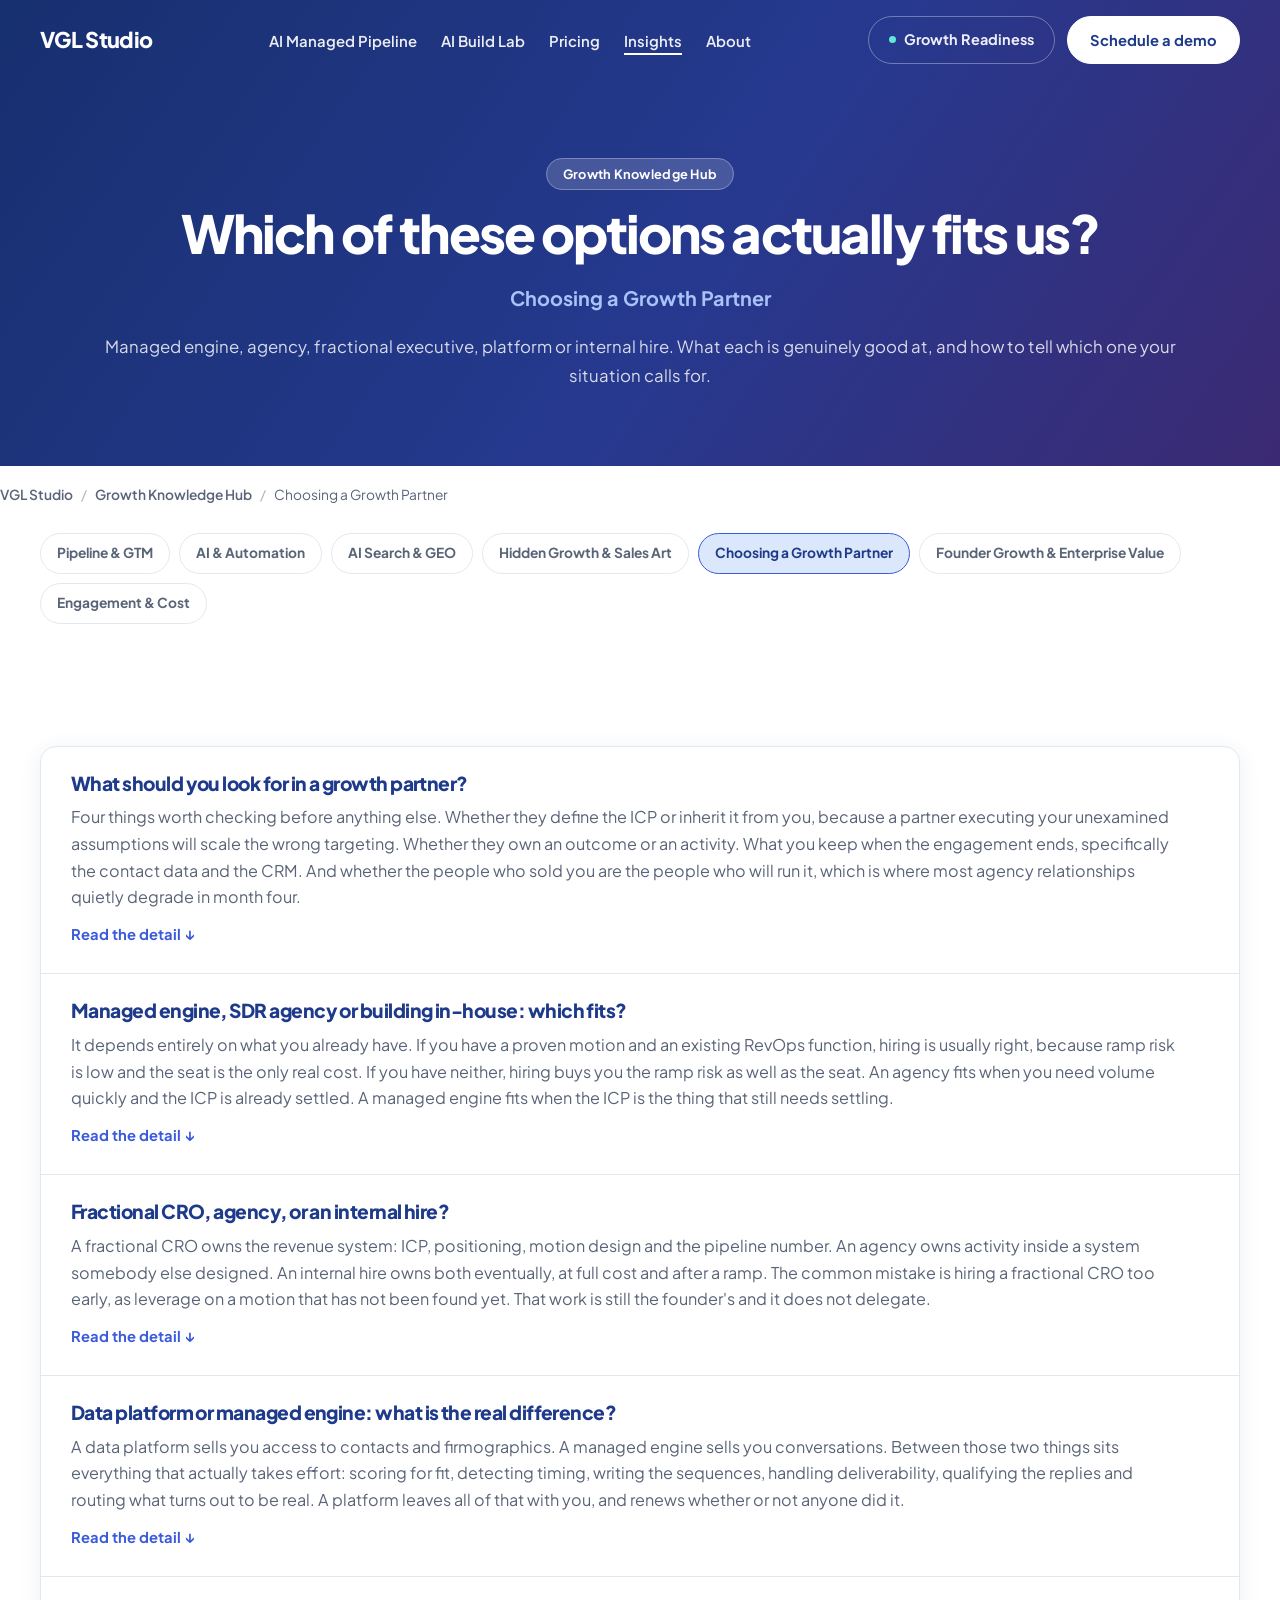
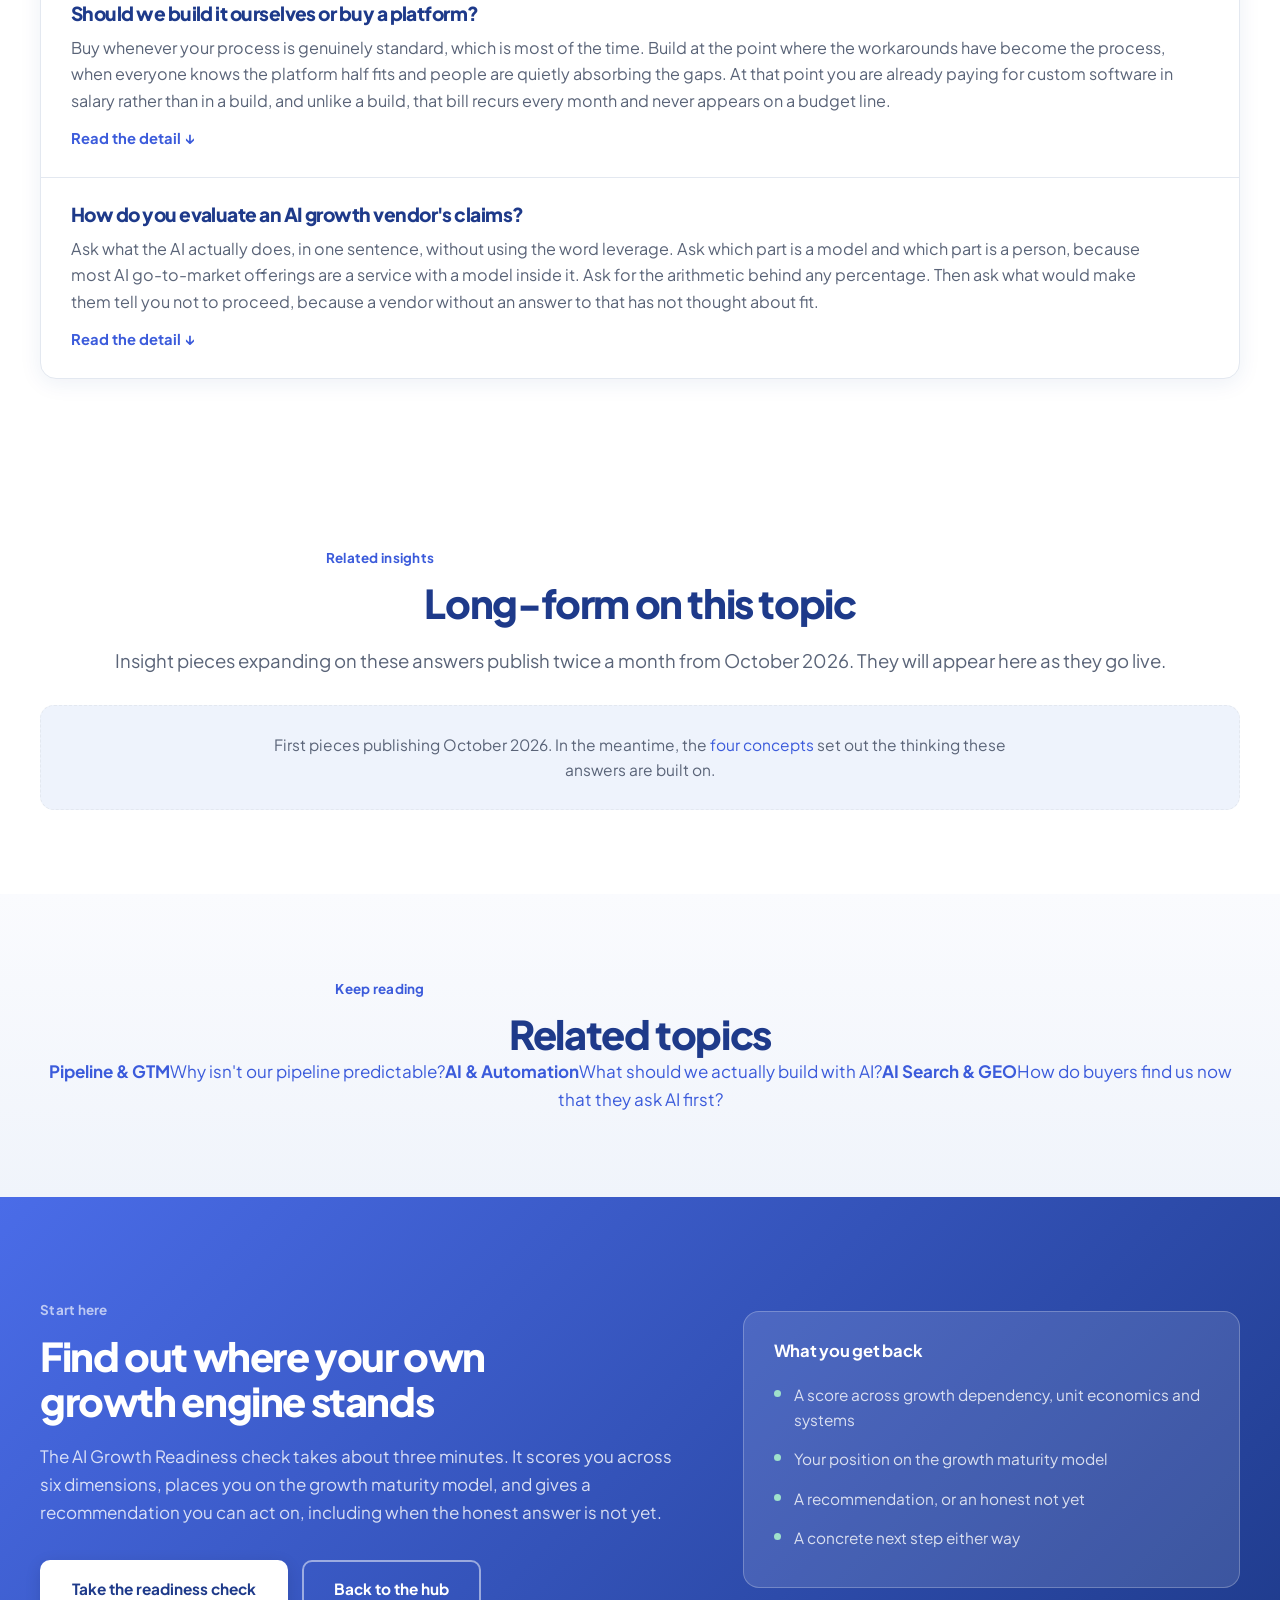
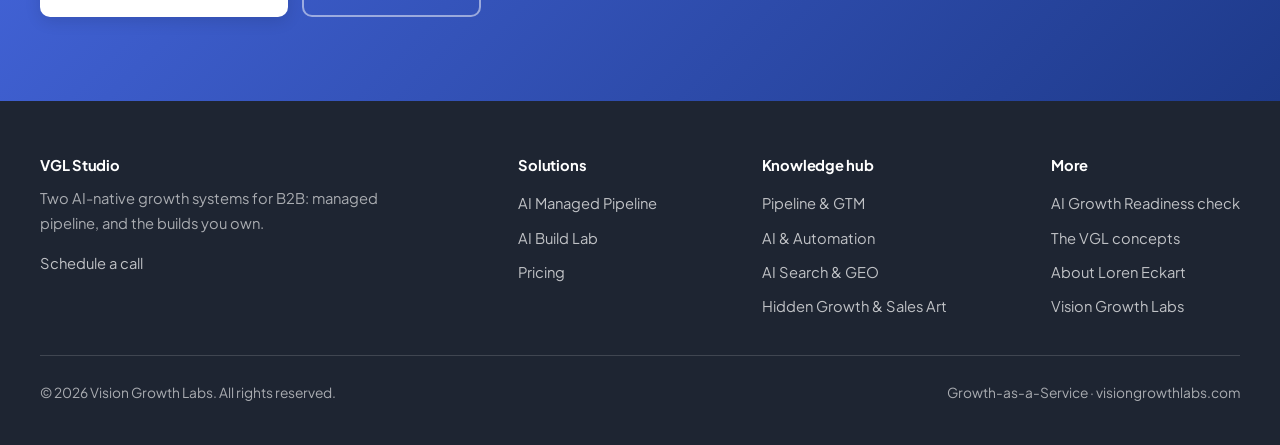
<file: insights/choosing-a-partner.html>
<!DOCTYPE html>
<html lang="en">
<head>
<!-- Google tag (gtag.js) -->
<script async src="https://www.googletagmanager.com/gtag/js?id=G-7WKP0EM36C"></script>
<script>
  window.dataLayer = window.dataLayer || [];
  function gtag(){dataLayer.push(arguments);}
  gtag('js', new Date());
  gtag('config', 'G-7WKP0EM36C');
</script>
<meta charset="UTF-8">
<meta name="viewport" content="width=device-width, initial-scale=1.0">
<title>Choosing a Growth Partner | VGL Growth Knowledge Hub</title>
<meta name="description" content="Managed engine, agency, fractional executive, platform or internal hire. What each is genuinely good at, and how to tell which one your situation calls for.">
<link rel="canonical" href="https://vglstudio.ai/insights/choosing-a-partner">
<meta name="robots" content="index, follow">
<meta property="og:type" content="article">
<meta property="og:url" content="https://vglstudio.ai/insights/choosing-a-partner">
<meta property="og:title" content="Choosing a Growth Partner | VGL Growth Knowledge Hub">
<meta property="og:description" content="Managed engine, agency, fractional executive, platform or internal hire. What each is genuinely good at, and how to tell which one your situation calls for.">
<meta property="og:site_name" content="VGL Studio">
<meta name="twitter:card" content="summary_large_image">
<meta name="twitter:title" content="Choosing a Growth Partner | VGL Growth Knowledge Hub">
<meta name="twitter:description" content="Managed engine, agency, fractional executive, platform or internal hire. What each is genuinely good at, and how to tell which one your situation calls for.">
<meta property="og:image" content="https://vglstudio.ai/images/og-vgl-studio.jpg">
<meta property="og:image:width" content="1200">
<meta property="og:image:height" content="630">
<meta name="twitter:image" content="https://vglstudio.ai/images/og-vgl-studio.jpg">
<link rel="preconnect" href="https://fonts.googleapis.com">
<link rel="preconnect" href="https://fonts.gstatic.com" crossorigin>
<link href="https://fonts.googleapis.com/css2?family=Plus+Jakarta+Sans:wght@400;500;600;700;800&display=swap" rel="stylesheet">
<link rel="stylesheet" href="/styles.css">
<script type="application/ld+json">
{
  "@context": "https://schema.org",
  "@graph": [
    {
      "@type": "Article",
      "headline": "Choosing a Growth Partner \u2014 VGL Growth Knowledge Hub",
      "description": "Managed engine, agency, fractional executive, platform or internal hire. What each is genuinely good at, and how to tell which one your situation calls for.",
      "author": {
        "@type": "Person",
        "name": "Loren Eckart",
        "url": "https://vglstudio.ai/about"
      },
      "publisher": {
        "@type": "Organization",
        "name": "VGL Studio",
        "url": "https://vglstudio.ai/"
      },
      "dateModified": "2026-09-12",
      "mainEntityOfPage": "https://vglstudio.ai/insights/choosing-a-partner"
    },
    {
      "@type": "BreadcrumbList",
      "itemListElement": [
        {
          "@type": "ListItem",
          "position": 1,
          "name": "VGL Studio",
          "item": "https://vglstudio.ai/"
        },
        {
          "@type": "ListItem",
          "position": 2,
          "name": "Growth Knowledge Hub",
          "item": "https://vglstudio.ai/insights"
        },
        {
          "@type": "ListItem",
          "position": 3,
          "name": "Choosing a Growth Partner",
          "item": "https://vglstudio.ai/insights/choosing-a-partner"
        }
      ]
    },
    {
      "@type": "FAQPage",
      "mainEntity": [
        {
          "@type": "Question",
          "name": "What should you look for in a growth partner?",
          "acceptedAnswer": {
            "@type": "Answer",
            "text": "Four things worth checking before anything else. Whether they define the ICP or inherit it from you, because a partner executing your unexamined assumptions will scale the wrong targeting. Whether they own an outcome or an activity. What you keep when the engagement ends, specifically the contact data and the CRM. And whether the people who sold you are the people who will run it, which is where most agency relationships quietly degrade in month four."
          }
        },
        {
          "@type": "Question",
          "name": "Managed engine, SDR agency or building in-house: which fits?",
          "acceptedAnswer": {
            "@type": "Answer",
            "text": "It depends entirely on what you already have. If you have a proven motion and an existing RevOps function, hiring is usually right, because ramp risk is low and the seat is the only real cost. If you have neither, hiring buys you the ramp risk as well as the seat. An agency fits when you need volume quickly and the ICP is already settled. A managed engine fits when the ICP is the thing that still needs settling."
          }
        },
        {
          "@type": "Question",
          "name": "Fractional CRO, agency, or an internal hire?",
          "acceptedAnswer": {
            "@type": "Answer",
            "text": "A fractional CRO owns the revenue system: ICP, positioning, motion design and the pipeline number. An agency owns activity inside a system somebody else designed. An internal hire owns both eventually, at full cost and after a ramp. The common mistake is hiring a fractional CRO too early, as leverage on a motion that has not been found yet. That work is still the founder's and it does not delegate."
          }
        },
        {
          "@type": "Question",
          "name": "Data platform or managed engine: what is the real difference?",
          "acceptedAnswer": {
            "@type": "Answer",
            "text": "A data platform sells you access to contacts and firmographics. A managed engine sells you conversations. Between those two things sits everything that actually takes effort: scoring for fit, detecting timing, writing the sequences, handling deliverability, qualifying the replies and routing what turns out to be real. A platform leaves all of that with you, and renews whether or not anyone did it."
          }
        },
        {
          "@type": "Question",
          "name": "Should we build it ourselves or buy a platform?",
          "acceptedAnswer": {
            "@type": "Answer",
            "text": "Buy whenever your process is genuinely standard, which is most of the time. Build at the point where the workarounds have become the process, when everyone knows the platform half fits and people are quietly absorbing the gaps. At that point you are already paying for custom software in salary rather than in a build, and unlike a build, that bill recurs every month and never appears on a budget line."
          }
        },
        {
          "@type": "Question",
          "name": "How do you evaluate an AI growth vendor's claims?",
          "acceptedAnswer": {
            "@type": "Answer",
            "text": "Ask what the AI actually does, in one sentence, without using the word leverage. Ask which part is a model and which part is a person, because most AI go-to-market offerings are a service with a model inside it. Ask for the arithmetic behind any percentage. Then ask what would make them tell you not to proceed, because a vendor without an answer to that has not thought about fit."
          }
        }
      ]
    }
  ]
}
</script>
</head>
<body>
<a class="skip" href="#main">Skip to content</a>
<header id="siteheader">
  <div class="wrap nav">
    <a class="brand" href="/">VGL Studio</a>
    <button class="navtoggle" id="navtoggle" aria-label="Open menu" aria-expanded="false"><span></span><span></span><span></span></button>
    <nav aria-label="Primary" id="primarynav">
      <ul>
        <li><a href="/ai-managed-pipeline">AI Managed Pipeline</a></li>
        <li><a href="/ai-build-lab">AI Build Lab</a></li>
        <li><a href="/pricing">Pricing</a></li>
        <li><a class="here" href="/insights">Insights</a></li>
        <li><a href="/about">About</a></li>
      </ul>
    </nav>
    <div class="navactions">
      <a class="nav-diag" href="/readiness"><span class="dot"></span>Growth Readiness</a>
      <a class="nav-cta" href="https://api.leadconnectorhq.com/widget/bookings/loren-eckart">Schedule a demo</a>
    </div>
  </div>
</header>
<main id="main">
<section class="phero phero-hub">
  <div class="wrap">
    <span class="pill">Growth Knowledge Hub</span>
    <h1>Which of these options actually fits us?</h1>
    <p class="sub">Choosing a Growth Partner</p>
    <p class="deck">Managed engine, agency, fractional executive, platform or internal hire. What each is genuinely good at, and how to tell which one your situation calls for.</p>
  </div>
</section>

<div class="wrap crumbs">
  <a href="/">VGL Studio</a><span>/</span><a href="/insights">Growth Knowledge Hub</a><span>/</span>Choosing a Growth Partner
</div>

<div class="wrap"><div class="hubchips"><a class="chip2" href="/insights/pipeline-gtm">Pipeline &amp; GTM</a><a class="chip2" href="/insights/ai-automation">AI &amp; Automation</a><a class="chip2" href="/insights/ai-search-geo">AI Search &amp; GEO</a><a class="chip2" href="/insights/hidden-growth">Hidden Growth &amp; Sales Art</a><a class="chip2 on" href="/insights/choosing-a-partner">Choosing a Growth Partner</a><a class="chip2" href="/insights/founder-growth">Founder Growth &amp; Enterprise Value</a><a class="chip2" href="/insights/engagement-cost">Engagement &amp; Cost</a></div></div>

<section class="band">
  <div class="wrap">
    <div class="faqlist">
      <div class="faqitem">
        <h2 class="faq-q-h" id="what-should-you-look-for-in-a-growth-partner">What should you look for in a growth partner?</h2>
        <p class="faq-a">Four things worth checking before anything else. Whether they define the ICP or inherit it from you, because a partner executing your unexamined assumptions will scale the wrong targeting. Whether they own an outcome or an activity. What you keep when the engagement ends, specifically the contact data and the CRM. And whether the people who sold you are the people who will run it, which is where most agency relationships quietly degrade in month four.</p>
        <button class="faq-more" aria-expanded="false" aria-controls="choosing-a-partner-d1">Read the detail &darr;</button>
        <div class="faq-depth" id="choosing-a-partner-d1">
          <h3>Why it matters</h3>
          <p>The fourth one is the least discussed and the most predictive. Senior attention during the sale followed by junior execution afterwards is the standard shape of agency disappointment.</p>
          <p>Data ownership is the second. Many arrangements retain the contact database and sequence history, which turns leaving into a loss rather than a decision.</p>
          <h3>What to look at</h3>
          <ul class="speclist"><li>Who defines the ICP</li><li>Outcome accountability versus activity reporting</li><li>What you keep at exit</li><li>Who actually runs the account</li></ul>
          <h3>Worked example: four questions to ask on the first call</h3>
          <p>Ask who defines the ICP. If the answer is that they will work from yours, understand that you are buying execution against assumptions nobody has tested, and that execution will scale whatever is wrong with them.</p>
          <p>Ask what you keep at the end. Specifically the contact database and the sequence history, by name, and get the answer in writing rather than in principle.</p>
          <p>Ask who runs the account after signature, and whether that person is on the call. Senior attention during the sale followed by junior execution afterwards is the standard shape of agency disappointment, and it is visible in month four.</p>
          <p>Ask what would make them tell you not to proceed. A partner with no such answer has not thought about fit, which means they will find your engagement a fit regardless of whether it is one.</p>
          <p>None of these four questions are about capability, and that is deliberate. Capability is the easiest thing to verify and the least likely to be the problem. Almost every partner relationship that disappoints was staffed by people who could do the work. It disappointed because the ICP was inherited unexamined, the reporting measured activity rather than pipeline, the senior person disappeared after signature, or the data stayed behind at the end. All four are visible before you sign, and none of them appear in a capabilities deck.</p>
          <p>Ask them of us too. We have answered all four on this site, which was the point of writing them down rather than waiting to be asked.</p>
          <h3>The VGL perspective</h3>
          <p class="persp">We would rather lose a deal to these questions than win one despite them. A partner who cannot answer the fourth one clearly is telling you something.</p>
        </div>
      </div>
      <div class="faqitem">
        <h2 class="faq-q-h" id="managed-engine-sdr-agency-or-building-in-house-which-fits">Managed engine, SDR agency or building in-house: which fits?</h2>
        <p class="faq-a">It depends entirely on what you already have. If you have a proven motion and an existing RevOps function, hiring is usually right, because ramp risk is low and the seat is the only real cost. If you have neither, hiring buys you the ramp risk as well as the seat. An agency fits when you need volume quickly and the ICP is already settled. A managed engine fits when the ICP is the thing that still needs settling.</p>
        <button class="faq-more" aria-expanded="false" aria-controls="choosing-a-partner-d2">Read the detail &darr;</button>
        <div class="faq-depth" id="choosing-a-partner-d2">
          <h3>Why it matters</h3>
          <p>The question most companies ask is which option is cheapest. The more useful question is which risk you are best placed to carry, because all three carry a different one.</p>
          <p>Hiring carries ramp and retention risk. An agency carries targeting risk, because they execute your assumptions at volume. A managed engine carries less of both and costs more than doing nothing, which is the fourth option nobody puts on the list.</p>
          <h3>What to look at</h3>
          <ul class="speclist"><li>Whether the motion is already proven</li><li>Whether a RevOps function exists</li><li>Which risk you are best placed to absorb</li></ul>
          <h3>The VGL perspective</h3>
          <p class="persp">We turn away companies whose motion is proven and whose ops function is strong, because hiring will serve them better and they tend to work that out by month three anyway.</p>
        </div>
      </div>
      <div class="faqitem">
        <h2 class="faq-q-h" id="fractional-cro-agency-or-an-internal-hire">Fractional CRO, agency, or an internal hire?</h2>
        <p class="faq-a">A fractional CRO owns the revenue system: ICP, positioning, motion design and the pipeline number. An agency owns activity inside a system somebody else designed. An internal hire owns both eventually, at full cost and after a ramp. The common mistake is hiring a fractional CRO too early, as leverage on a motion that has not been found yet. That work is still the founder's and it does not delegate.</p>
        <button class="faq-more" aria-expanded="false" aria-controls="choosing-a-partner-d3">Read the detail &darr;</button>
        <div class="faq-depth" id="choosing-a-partner-d3">
          <h3>Why it matters</h3>
          <p>Sequencing matters more than selection here. Fractional leadership applied to an unproven motion produces a well-run version of the wrong thing.</p>
          <p>The reverse error is just as common: an agency retained before anyone has defined the ICP, which scales an untested assumption very efficiently.</p>
          <h3>What to look at</h3>
          <ul class="speclist"><li>Is the motion found, or still being found</li><li>Who owns the number afterwards</li><li>Whether the engagement designs or executes</li></ul>
          <h3>The VGL perspective</h3>
          <p class="persp">Win first, then scale applies to who you hire as much as to what you automate. Founder finds it, operator systematises it, team scales it. Out of order it gets expensive.</p>
        </div>
      </div>
      <div class="faqitem">
        <h2 class="faq-q-h" id="data-platform-or-managed-engine-what-is-the-real-difference">Data platform or managed engine: what is the real difference?</h2>
        <p class="faq-a">A data platform sells you access to contacts and firmographics. A managed engine sells you conversations. Between those two things sits everything that actually takes effort: scoring for fit, detecting timing, writing the sequences, handling deliverability, qualifying the replies and routing what turns out to be real. A platform leaves all of that with you, and renews whether or not anyone did it.</p>
        <button class="faq-more" aria-expanded="false" aria-controls="choosing-a-partner-d4">Read the detail &darr;</button>
        <div class="faq-depth" id="choosing-a-partner-d4">
          <h3>Why it matters</h3>
          <p>The measurable version: a data license consumed at 20 percent is still billed at 100 percent. Utilisation is the hidden cost line and almost nobody tracks it.</p>
          <p>A managed engine also fails visibly. If conversations do not appear you know inside a month. An underused platform can stay invisible for a year, which is why it renews.</p>
          <h3>What to look at</h3>
          <ul class="speclist"><li>What share of the license is actually used</li><li>Who does the work between data and conversation</li><li>How quickly failure becomes visible</li></ul>
          <h3>The VGL perspective</h3>
          <p class="persp">We use best-in-class data tools inside the engine rather than building a database. The tools are not the product. What happens to their output is the product.</p>
        </div>
      </div>
      <div class="faqitem">
        <h2 class="faq-q-h" id="should-we-build-it-ourselves-or-buy-a-platform">Should we build it ourselves or buy a platform?</h2>
        <p class="faq-a">Buy whenever your process is genuinely standard, which is most of the time. Build at the point where the workarounds have become the process, when everyone knows the platform half fits and people are quietly absorbing the gaps. At that point you are already paying for custom software in salary rather than in a build, and unlike a build, that bill recurs every month and never appears on a budget line.</p>
        <button class="faq-more" aria-expanded="false" aria-controls="choosing-a-partner-d5">Read the detail &darr;</button>
        <div class="faq-depth" id="choosing-a-partner-d5">
          <h3>Why it matters</h3>
          <p>The three-year arithmetic is the part that changes minds. A platform at $3,000 a month is $108,000 over three years and still half fits. A build is paid once and owned outright.</p>
          <p>The counter-argument is real. A build you own is a build you maintain. That cost is genuine and it is smaller than most people expect once the scope is one system rather than a platform.</p>
          <h3>What to look at</h3>
          <ul class="speclist"><li>Whether workarounds have become process</li><li>Three-year cost, not the monthly figure</li><li>Who maintains it afterwards</li></ul>
          <h3>The VGL perspective</h3>
          <p class="persp">Owned beats rented when fit actually matters. When fit does not matter, rent it and spend the attention somewhere it does.</p>
        </div>
      </div>
      <div class="faqitem">
        <h2 class="faq-q-h" id="how-do-you-evaluate-an-ai-growth-vendors-claims">How do you evaluate an AI growth vendor's claims?</h2>
        <p class="faq-a">Ask what the AI actually does, in one sentence, without using the word leverage. Ask which part is a model and which part is a person, because most AI go-to-market offerings are a service with a model inside it. Ask for the arithmetic behind any percentage. Then ask what would make them tell you not to proceed, because a vendor without an answer to that has not thought about fit.</p>
        <button class="faq-more" aria-expanded="false" aria-controls="choosing-a-partner-d6">Read the detail &darr;</button>
        <div class="faq-depth" id="choosing-a-partner-d6">
          <h3>Why it matters</h3>
          <p>Percentages without line items are the most common tell. A 60 percent cost claim means nothing until you can see what it is measured against and at which end of which range.</p>
          <p>The second tell is a demo of the tool rather than a description of the outcome. If the product is the interface, you are buying software and staffing the rest of it yourself.</p>
          <h3>What to look at</h3>
          <ul class="speclist"><li>A one-sentence description of what the model does</li><li>Line items behind any percentage</li><li>What they would decline and why</li></ul>
          <h3>The VGL perspective</h3>
          <p class="persp">We published our own cost arithmetic because the claim was unfalsifiable without it. Ask us the same four questions you would ask anyone else on this list.</p>
        </div>
      </div>
    </div>
  </div>
</section>

<section class="band">
  <div class="wrap">
    <div class="center">
      <p class="eyebrow">Related insights</p>
      <h2>Long-form on this topic</h2>
      <p class="lead">Insight pieces expanding on these answers publish twice a month from October 2026. They will appear here as they go live.</p>
    </div>
    <div class="insightstrip" data-insights-for="choosing-a-partner">
      <p class="stripempty">First pieces publishing October 2026. In the meantime, the <a href="/insights/vgl-concepts">four concepts</a> set out the thinking these answers are built on.</p>
    </div>
  </div>
</section>

<section class="band detailband">
  <div class="wrap center">
    <p class="eyebrow">Keep reading</p>
    <h2>Related topics</h2>
    <div class="clusternav"><a class="clusterlink" href="/insights/pipeline-gtm"><strong>Pipeline &amp; GTM</strong><span>Why isn't our pipeline predictable?</span></a><a class="clusterlink" href="/insights/ai-automation"><strong>AI &amp; Automation</strong><span>What should we actually build with AI?</span></a><a class="clusterlink" href="/insights/ai-search-geo"><strong>AI Search &amp; GEO</strong><span>How do buyers find us now that they ask AI first?</span></a></div>
  </div>
</section>

<section class="band readiness">
  <div class="wrap inner">
    <div>
      <p class="eyebrow" style="color:rgba(255,255,255,0.65)">Start here</p>
      <h2>Find out where your own growth engine stands</h2>
      <p>The AI Growth Readiness check takes about three minutes. It scores you across six dimensions, places you on the growth maturity model, and gives a recommendation you can act on, including when the honest answer is not yet.</p>
      <div class="btns">
        <a class="btn btn-light" href="/readiness">Take the readiness check</a>
        <a class="btn btn-outline-light" href="/insights">Back to the hub</a>
      </div>
    </div>
    <div class="rcard">
      <h4>What you get back</h4>
      <ul>
        <li>A score across growth dependency, unit economics and systems</li>
        <li>Your position on the growth maturity model</li>
        <li>A recommendation, or an honest not yet</li>
        <li>A concrete next step either way</li>
      </ul>
    </div>
  </div>
</section>

</main>
<footer>
  <div class="wrap">
    <div class="fgrid">
      <div>
        <h4>VGL Studio</h4>
        <p style="max-width:34ch">Two AI-native growth systems for B2B: managed pipeline, and the builds you own.</p>
        <p style="margin-top:16px"><a href="https://api.leadconnectorhq.com/widget/bookings/loren-eckart">Schedule a call</a></p>
      </div>
      <div>
        <h4>Solutions</h4>
        <ul>
          <li><a href="/ai-managed-pipeline">AI Managed Pipeline</a></li>
          <li><a href="/ai-build-lab">AI Build Lab</a></li>
          <li><a href="/pricing">Pricing</a></li>
        </ul>
      </div>
      <div>
        <h4>Knowledge hub</h4>
        <ul>
          <li><a href="/insights/pipeline-gtm">Pipeline &amp; GTM</a></li>
          <li><a href="/insights/ai-automation">AI &amp; Automation</a></li>
          <li><a href="/insights/ai-search-geo">AI Search &amp; GEO</a></li>
          <li><a href="/insights/hidden-growth">Hidden Growth &amp; Sales Art</a></li>
        </ul>
      </div>
      <div>
        <h4>More</h4>
        <ul>
          <li><a href="/readiness">AI Growth Readiness check</a></li>
          <li><a href="/insights/vgl-concepts">The VGL concepts</a></li>
          <li><a href="/about">About Loren Eckart</a></li>
          <li><a href="https://visiongrowthlabs.com">Vision Growth Labs</a></li>
        </ul>
      </div>
    </div>
    <div class="fbot">
      <span>&copy; 2026 Vision Growth Labs. All rights reserved.</span>
      <span>Growth-as-a-Service &middot; visiongrowthlabs.com</span>
    </div>
  </div>
</footer>
<script>
(function(){
  var hdr=document.getElementById('siteheader');
  function onScroll(){ hdr.classList.toggle('scrolled', window.scrollY>60); }
  window.addEventListener('scroll',onScroll,{passive:true}); onScroll();

  var tg=document.getElementById('navtoggle'), nv=document.getElementById('primarynav');
  if(tg&&nv){ tg.addEventListener('click',function(){
    var open=nv.classList.toggle('open');
    tg.setAttribute('aria-expanded',open?'true':'false');
    tg.classList.toggle('on',open);
    hdr.classList.toggle('navopen',open);
  }); }

  document.querySelectorAll('.faq-more').forEach(function(btn){
    btn.addEventListener('click',function(){
      var p=document.getElementById(btn.getAttribute('aria-controls'));
      var open=p.classList.toggle('open');
      btn.setAttribute('aria-expanded',open?'true':'false');
      btn.innerHTML = open ? 'Show less &uarr;' : 'Read the detail &darr;';
    });
  });
})();
</script>
<script>
/* GA4: booking clicks */
document.addEventListener('click', function (e) {
  if (typeof gtag !== 'function') return;
  var a = e.target.closest('a');
  if (!a) return;
  var href = a.getAttribute('href') || '';
  if (/meetings\.hubspot\.com|leadconnectorhq\.com\/widget\/bookings/.test(href)) {
    gtag('event', 'book_call_click', { link_text: (a.textContent || '').trim().replace(/\s+/g, ' ').slice(0, 60), page_path: location.pathname });
  }
}, true);
</script>
</body>
</html>
</file>
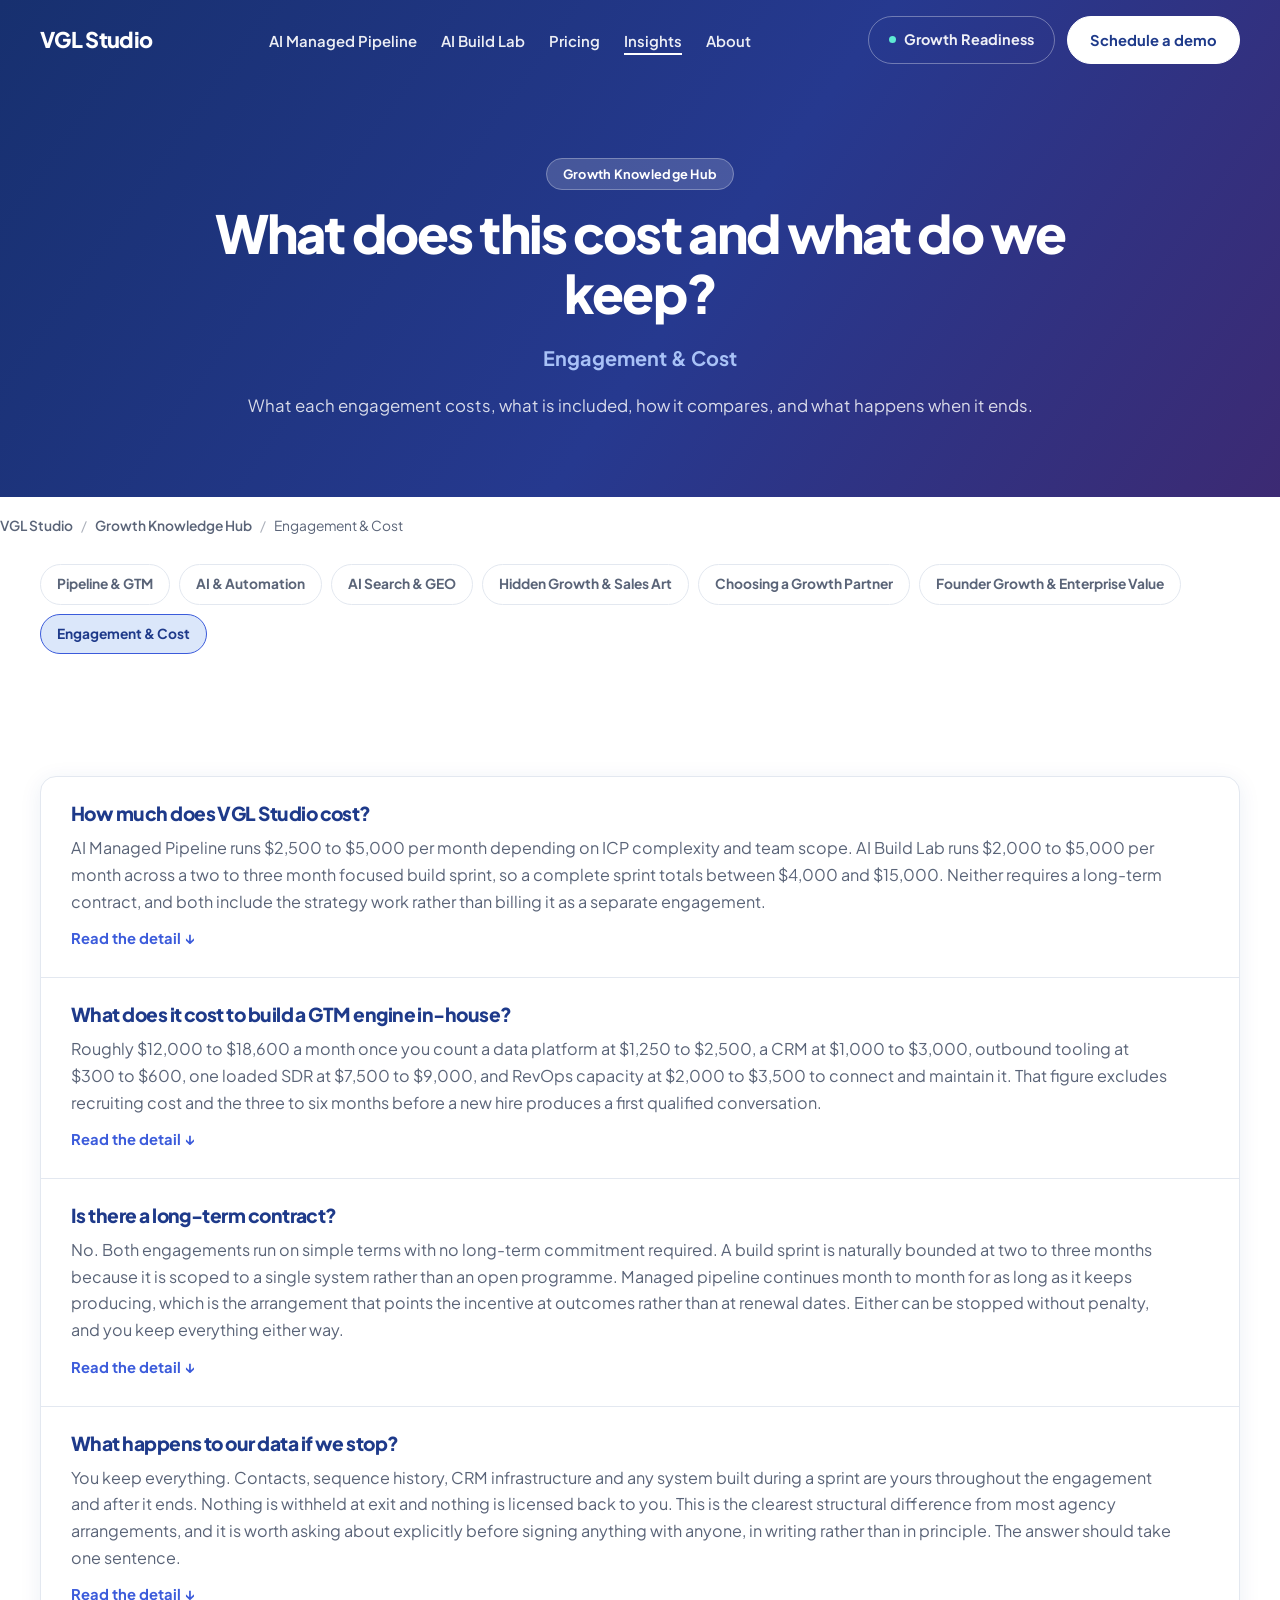
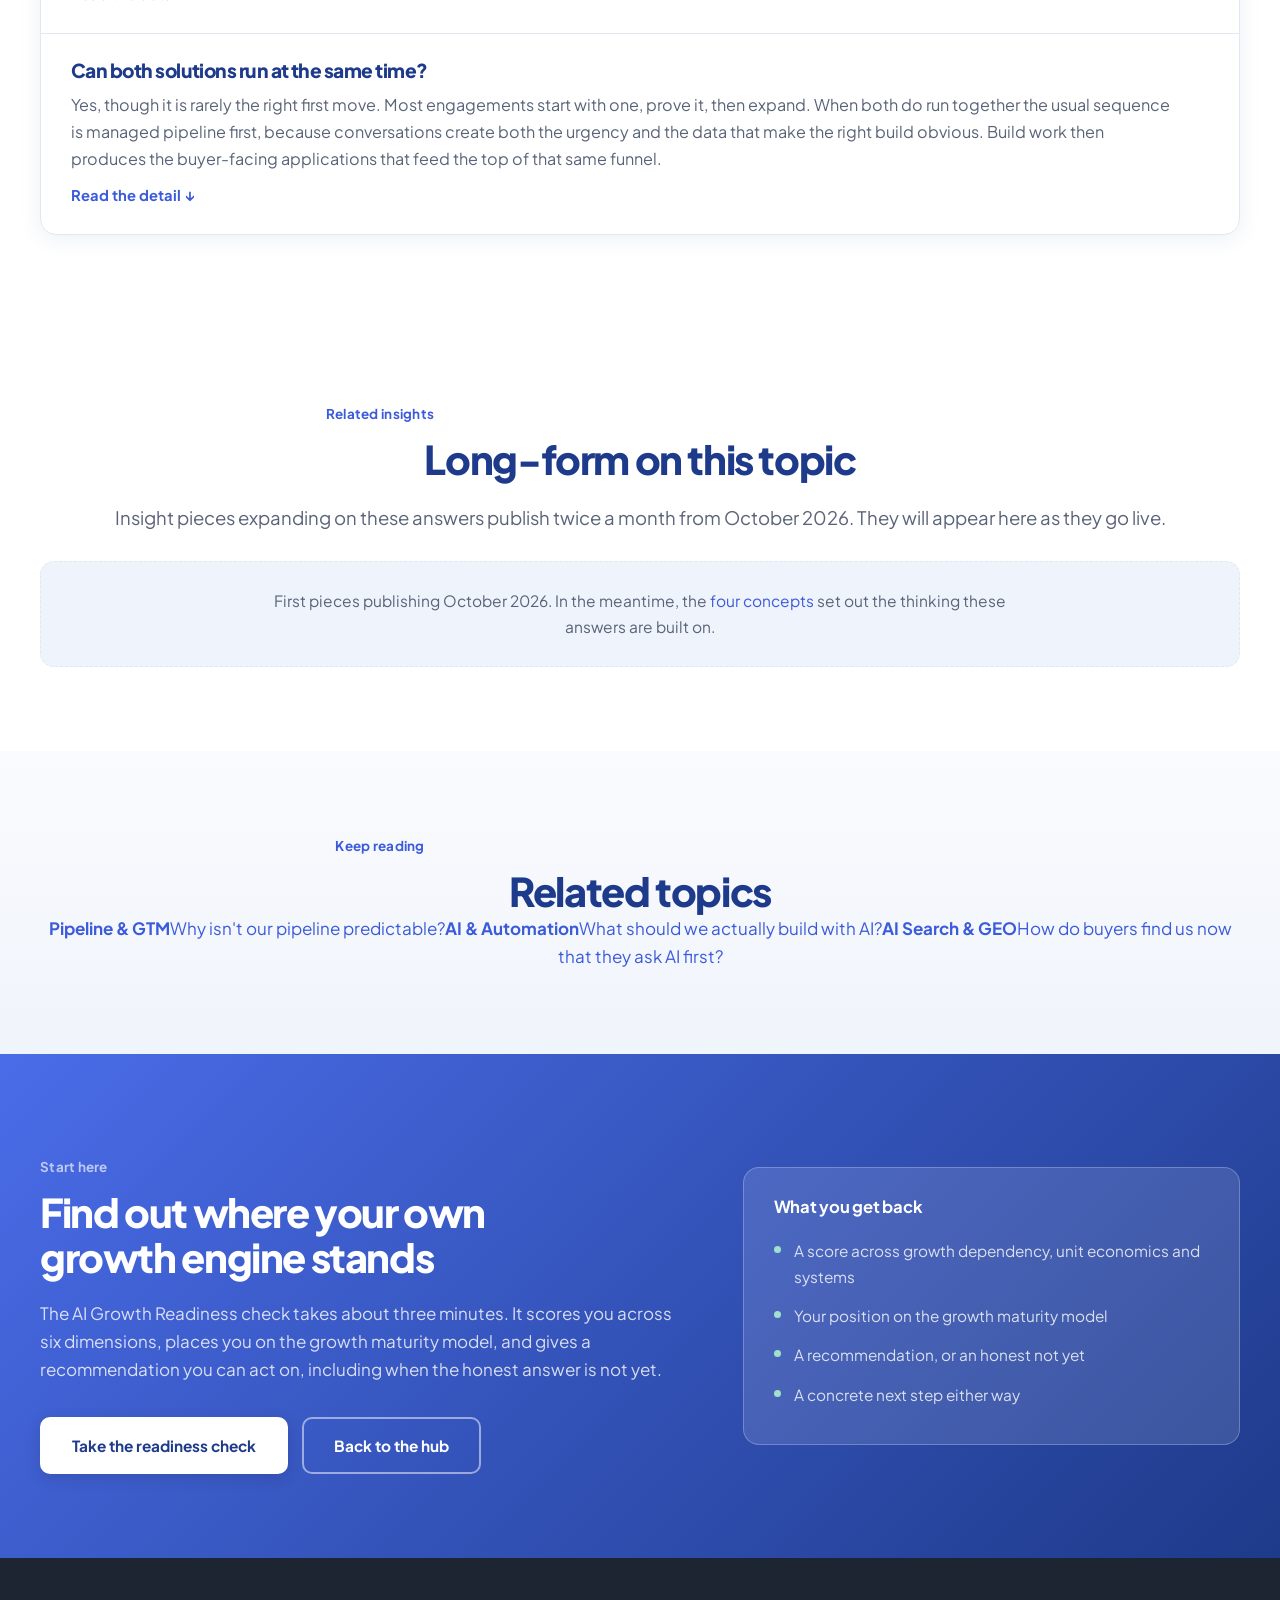
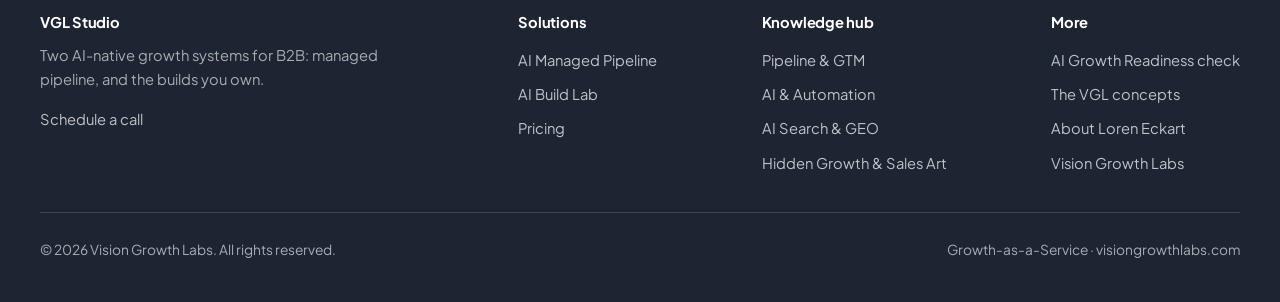
<file: insights/engagement-cost.html>
<!DOCTYPE html>
<html lang="en">
<head>
<!-- Google tag (gtag.js) -->
<script async src="https://www.googletagmanager.com/gtag/js?id=G-7WKP0EM36C"></script>
<script>
  window.dataLayer = window.dataLayer || [];
  function gtag(){dataLayer.push(arguments);}
  gtag('js', new Date());
  gtag('config', 'G-7WKP0EM36C');
</script>
<meta charset="UTF-8">
<meta name="viewport" content="width=device-width, initial-scale=1.0">
<title>Engagement & Cost | VGL Growth Knowledge Hub</title>
<meta name="description" content="What each engagement costs, what is included, how it compares, and what happens when it ends.">
<link rel="canonical" href="https://vglstudio.ai/insights/engagement-cost">
<meta name="robots" content="index, follow">
<meta property="og:type" content="article">
<meta property="og:url" content="https://vglstudio.ai/insights/engagement-cost">
<meta property="og:title" content="Engagement & Cost | VGL Growth Knowledge Hub">
<meta property="og:description" content="What each engagement costs, what is included, how it compares, and what happens when it ends.">
<meta property="og:site_name" content="VGL Studio">
<meta name="twitter:card" content="summary_large_image">
<meta name="twitter:title" content="Engagement & Cost | VGL Growth Knowledge Hub">
<meta name="twitter:description" content="What each engagement costs, what is included, how it compares, and what happens when it ends.">
<meta property="og:image" content="https://vglstudio.ai/images/og-vgl-studio.jpg">
<meta property="og:image:width" content="1200">
<meta property="og:image:height" content="630">
<meta name="twitter:image" content="https://vglstudio.ai/images/og-vgl-studio.jpg">
<link rel="preconnect" href="https://fonts.googleapis.com">
<link rel="preconnect" href="https://fonts.gstatic.com" crossorigin>
<link href="https://fonts.googleapis.com/css2?family=Plus+Jakarta+Sans:wght@400;500;600;700;800&display=swap" rel="stylesheet">
<link rel="stylesheet" href="/styles.css">
<script type="application/ld+json">
{
  "@context": "https://schema.org",
  "@graph": [
    {
      "@type": "Article",
      "headline": "Engagement & Cost \u2014 VGL Growth Knowledge Hub",
      "description": "What each engagement costs, what is included, how it compares, and what happens when it ends.",
      "author": {
        "@type": "Person",
        "name": "Loren Eckart",
        "url": "https://vglstudio.ai/about"
      },
      "publisher": {
        "@type": "Organization",
        "name": "VGL Studio",
        "url": "https://vglstudio.ai/"
      },
      "dateModified": "2026-09-12",
      "mainEntityOfPage": "https://vglstudio.ai/insights/engagement-cost"
    },
    {
      "@type": "BreadcrumbList",
      "itemListElement": [
        {
          "@type": "ListItem",
          "position": 1,
          "name": "VGL Studio",
          "item": "https://vglstudio.ai/"
        },
        {
          "@type": "ListItem",
          "position": 2,
          "name": "Growth Knowledge Hub",
          "item": "https://vglstudio.ai/insights"
        },
        {
          "@type": "ListItem",
          "position": 3,
          "name": "Engagement & Cost",
          "item": "https://vglstudio.ai/insights/engagement-cost"
        }
      ]
    },
    {
      "@type": "FAQPage",
      "mainEntity": [
        {
          "@type": "Question",
          "name": "How much does VGL Studio cost?",
          "acceptedAnswer": {
            "@type": "Answer",
            "text": "AI Managed Pipeline runs $2,500 to $5,000 per month depending on ICP complexity and team scope. AI Build Lab runs $2,000 to $5,000 per month across a two to three month focused build sprint, so a complete sprint totals between $4,000 and $15,000. Neither requires a long-term contract, and both include the strategy work rather than billing it as a separate engagement."
          }
        },
        {
          "@type": "Question",
          "name": "What does it cost to build a GTM engine in-house?",
          "acceptedAnswer": {
            "@type": "Answer",
            "text": "Roughly $12,000 to $18,600 a month once you count a data platform at $1,250 to $2,500, a CRM at $1,000 to $3,000, outbound tooling at $300 to $600, one loaded SDR at $7,500 to $9,000, and RevOps capacity at $2,000 to $3,500 to connect and maintain it. That figure excludes recruiting cost and the three to six months before a new hire produces a first qualified conversation."
          }
        },
        {
          "@type": "Question",
          "name": "Is there a long-term contract?",
          "acceptedAnswer": {
            "@type": "Answer",
            "text": "No. Both engagements run on simple terms with no long-term commitment required. A build sprint is naturally bounded at two to three months because it is scoped to a single system rather than an open programme. Managed pipeline continues month to month for as long as it keeps producing, which is the arrangement that points the incentive at outcomes rather than at renewal dates. Either can be stopped without penalty, and you keep everything either way."
          }
        },
        {
          "@type": "Question",
          "name": "What happens to our data if we stop?",
          "acceptedAnswer": {
            "@type": "Answer",
            "text": "You keep everything. Contacts, sequence history, CRM infrastructure and any system built during a sprint are yours throughout the engagement and after it ends. Nothing is withheld at exit and nothing is licensed back to you. This is the clearest structural difference from most agency arrangements, and it is worth asking about explicitly before signing anything with anyone, in writing rather than in principle. The answer should take one sentence."
          }
        },
        {
          "@type": "Question",
          "name": "Can both solutions run at the same time?",
          "acceptedAnswer": {
            "@type": "Answer",
            "text": "Yes, though it is rarely the right first move. Most engagements start with one, prove it, then expand. When both do run together the usual sequence is managed pipeline first, because conversations create both the urgency and the data that make the right build obvious. Build work then produces the buyer-facing applications that feed the top of that same funnel."
          }
        }
      ]
    }
  ]
}
</script>
</head>
<body>
<a class="skip" href="#main">Skip to content</a>
<header id="siteheader">
  <div class="wrap nav">
    <a class="brand" href="/">VGL Studio</a>
    <button class="navtoggle" id="navtoggle" aria-label="Open menu" aria-expanded="false"><span></span><span></span><span></span></button>
    <nav aria-label="Primary" id="primarynav">
      <ul>
        <li><a href="/ai-managed-pipeline">AI Managed Pipeline</a></li>
        <li><a href="/ai-build-lab">AI Build Lab</a></li>
        <li><a href="/pricing">Pricing</a></li>
        <li><a class="here" href="/insights">Insights</a></li>
        <li><a href="/about">About</a></li>
      </ul>
    </nav>
    <div class="navactions">
      <a class="nav-diag" href="/readiness"><span class="dot"></span>Growth Readiness</a>
      <a class="nav-cta" href="https://api.leadconnectorhq.com/widget/bookings/loren-eckart">Schedule a demo</a>
    </div>
  </div>
</header>
<main id="main">
<section class="phero phero-hub">
  <div class="wrap">
    <span class="pill">Growth Knowledge Hub</span>
    <h1>What does this cost and what do we keep?</h1>
    <p class="sub">Engagement & Cost</p>
    <p class="deck">What each engagement costs, what is included, how it compares, and what happens when it ends.</p>
  </div>
</section>

<div class="wrap crumbs">
  <a href="/">VGL Studio</a><span>/</span><a href="/insights">Growth Knowledge Hub</a><span>/</span>Engagement & Cost
</div>

<div class="wrap"><div class="hubchips"><a class="chip2" href="/insights/pipeline-gtm">Pipeline &amp; GTM</a><a class="chip2" href="/insights/ai-automation">AI &amp; Automation</a><a class="chip2" href="/insights/ai-search-geo">AI Search &amp; GEO</a><a class="chip2" href="/insights/hidden-growth">Hidden Growth &amp; Sales Art</a><a class="chip2" href="/insights/choosing-a-partner">Choosing a Growth Partner</a><a class="chip2" href="/insights/founder-growth">Founder Growth &amp; Enterprise Value</a><a class="chip2 on" href="/insights/engagement-cost">Engagement &amp; Cost</a></div></div>

<section class="band">
  <div class="wrap">
    <div class="faqlist">
      <div class="faqitem">
        <h2 class="faq-q-h" id="how-much-does-vgl-studio-cost">How much does VGL Studio cost?</h2>
        <p class="faq-a">AI Managed Pipeline runs $2,500 to $5,000 per month depending on ICP complexity and team scope. AI Build Lab runs $2,000 to $5,000 per month across a two to three month focused build sprint, so a complete sprint totals between $4,000 and $15,000. Neither requires a long-term contract, and both include the strategy work rather than billing it as a separate engagement.</p>
        <button class="faq-more" aria-expanded="false" aria-controls="engagement-cost-d1">Read the detail &darr;</button>
        <div class="faq-depth" id="engagement-cost-d1">
          <h3>Why it matters</h3>
          <p>Where an engagement lands in its range depends on scope rather than negotiation. A single vertical with one persona sits at the bottom. Multiple verticals, multiple personas and a larger internal team to coordinate with sits at the top.</p>
          <p>Strategy being included is not a discount. It is a requirement, because an engine governed by an undefined ICP produces activity.</p>
          <h3>What to look at</h3>
          <ul class="speclist"><li>ICP complexity and number of personas</li><li>How many internal stakeholders coordinate</li><li>Whether existing systems need integration</li></ul>
          <h3>Worked example: what changes the number</h3>
          <p>A software company selling one product to operations leaders in one vertical sits near the bottom of the range. One ICP, one persona, one message, one sequence pair. Roughly $2,500.</p>
          <p>A services firm selling to three verticals, each with a different buyer and a different reason to care, needs three ICP definitions, three message sets and three sequence pairs, plus coordination with an internal marketing team who own the brand voice. That sits near $5,000.</p>
          <p>The variable is almost never volume of contacts. It is the number of distinct arguments the engine has to make, because each one needs its own definition, its own proof and its own sequencing.</p>
          <p>A way to estimate before a call: count the sentences you would need to explain who you help, and notice how many start with a different kind of company. One sentence sits at the bottom of the range. Three sit at the top. If you cannot get it under four, the honest answer is that positioning work has to happen before the engine does, and that is a different engagement at a different price. We would rather say that on the first call than discover it in month two.</p>
          <p>One more variable nobody expects: how much of your existing pipeline data is usable. A CRM with two years of clean outcome history shortens the ICP work considerably. A CRM full of stale records adds a week before anything can be scored.</p>
          <h3>The VGL perspective</h3>
          <p class="persp">We publish the numbers because the alternative is a discovery call whose main purpose is finding out what you will pay. That is a worse experience and it selects for the wrong clients.</p>
          <p style="margin-top:14px"><a href="/pricing#how-much-does-vgl-studio-cost">See this in full context &rarr;</a></p>
        </div>
      </div>
      <div class="faqitem">
        <h2 class="faq-q-h" id="what-does-it-cost-to-build-a-gtm-engine-in-house">What does it cost to build a GTM engine in-house?</h2>
        <p class="faq-a">Roughly $12,000 to $18,600 a month once you count a data platform at $1,250 to $2,500, a CRM at $1,000 to $3,000, outbound tooling at $300 to $600, one loaded SDR at $7,500 to $9,000, and RevOps capacity at $2,000 to $3,500 to connect and maintain it. That figure excludes recruiting cost and the three to six months before a new hire produces a first qualified conversation.</p>
        <button class="faq-more" aria-expanded="false" aria-controls="engagement-cost-d2">Read the detail &darr;</button>
        <div class="faq-depth" id="engagement-cost-d2">
          <h3>Why it matters</h3>
          <p>The time cost is the part most models leave out and it is frequently larger than the spend. Six months of no pipeline from a seat you are already paying for is six months of runway.</p>
          <p>It also assumes the SDR works out. Replacement restarts the clock on both the ramp and the recruiting cost.</p>
          <h3>What to look at</h3>
          <ul class="speclist"><li>Five separate line items, not one</li><li>Ramp time before any pipeline</li><li>Recruiting and replacement risk</li></ul>
          <h3>Worked example: a 40-person B2B software company</h3>
          <p>Say you decide to build it. You license a data platform at $1,800 a month, add a CRM at $1,500, outbound sequencing at $450, and hire one SDR at $85,000 base plus commission, which lands around $8,200 a month fully loaded. Your head of ops absorbs the RevOps work at roughly a quarter of their time, call it $2,600. That is $14,550 a month.</p>
          <p>Now add the timeline. Recruiting takes six weeks. Onboarding and ramp take another twelve before the seat produces a qualified conversation. So months one through four cost roughly $58,000 and return nothing, and that assumes the hire works out on the first attempt.</p>
          <p>The same four months of a managed engagement at $4,000 runs $16,000 and produces first conversations in week three or four. The gap is not primarily the monthly rate. It is that one path has a four month hole at the front of it.</p>
          <p>There is a second-order effect worth pricing. The in-house path concentrates the capability in one person, so a resignation restarts both the recruiting clock and the ramp. The managed path concentrates it in a system and a documented ICP, which transfers. Neither is universally correct. A company with an existing RevOps function and a proven motion should probably hire, because ramp risk is lower and the seat is the only real cost. A company with neither is buying the ramp risk as well as the seat, and usually has not priced it.</p>
          <h3>The VGL perspective</h3>
          <p class="persp">We built this comparison because our own cost claim was unfalsifiable without it. A percentage with no line items underneath it is an assertion, and buyers are right to discount those.</p>
          <p style="margin-top:14px"><a href="/pricing#what-does-60-percent-mean">See this in full context &rarr;</a></p>
        </div>
      </div>
      <div class="faqitem">
        <h2 class="faq-q-h" id="is-there-a-long-term-contract">Is there a long-term contract?</h2>
        <p class="faq-a">No. Both engagements run on simple terms with no long-term commitment required. A build sprint is naturally bounded at two to three months because it is scoped to a single system rather than an open programme. Managed pipeline continues month to month for as long as it keeps producing, which is the arrangement that points the incentive at outcomes rather than at renewal dates. Either can be stopped without penalty, and you keep everything either way.</p>
        <button class="faq-more" aria-expanded="false" aria-controls="engagement-cost-d3">Read the detail &darr;</button>
        <div class="faq-depth" id="engagement-cost-d3">
          <h3>Why it matters</h3>
          <p>Annual contracts exist to protect the vendor from underperformance. Month to month means the engine has to keep earning the next month, which is the correct pressure for us to be under.</p>
          <p>It also changes what gets reported. Activity reporting is what you send when the contract is signed for a year.</p>
          <h3>What to look at</h3>
          <ul class="speclist"><li>Month to month, no minimum term</li><li>Build sprints bounded by scope</li><li>Reporting measured on pipeline created</li></ul>
          <h3>The VGL perspective</h3>
          <p class="persp">Engagements should continue because something proved out, not because a term sheet required it. That principle costs us revenue occasionally and we would still make the same trade.</p>
          <p style="margin-top:14px"><a href="/pricing#long-term-contract">See this in full context &rarr;</a></p>
        </div>
      </div>
      <div class="faqitem">
        <h2 class="faq-q-h" id="what-happens-to-our-data-if-we-stop">What happens to our data if we stop?</h2>
        <p class="faq-a">You keep everything. Contacts, sequence history, CRM infrastructure and any system built during a sprint are yours throughout the engagement and after it ends. Nothing is withheld at exit and nothing is licensed back to you. This is the clearest structural difference from most agency arrangements, and it is worth asking about explicitly before signing anything with anyone, in writing rather than in principle. The answer should take one sentence.</p>
        <button class="faq-more" aria-expanded="false" aria-controls="engagement-cost-d4">Read the detail &darr;</button>
        <div class="faq-depth" id="engagement-cost-d4">
          <h3>Why it matters</h3>
          <p>Many arrangements retain the contact database and the sequence history, which turns leaving into a loss of the asset you spent a year building. That is a switching cost wearing the costume of a service term.</p>
          <p>Data ownership also means the engine keeps working if you bring it in-house later. We treat that as a feature rather than a risk.</p>
          <h3>What to look at</h3>
          <ul class="speclist"><li>Contacts and sequence history transfer</li><li>CRM infrastructure is yours</li><li>Built systems transfer at handover</li></ul>
          <h3>The VGL perspective</h3>
          <p class="persp">If a partner cannot answer this question in one sentence, that is the answer. We made it one sentence deliberately.</p>
          <p style="margin-top:14px"><a href="/pricing#data-if-we-stop">See this in full context &rarr;</a></p>
        </div>
      </div>
      <div class="faqitem">
        <h2 class="faq-q-h" id="can-both-solutions-run-at-the-same-time">Can both solutions run at the same time?</h2>
        <p class="faq-a">Yes, though it is rarely the right first move. Most engagements start with one, prove it, then expand. When both do run together the usual sequence is managed pipeline first, because conversations create both the urgency and the data that make the right build obvious. Build work then produces the buyer-facing applications that feed the top of that same funnel.</p>
        <button class="faq-more" aria-expanded="false" aria-controls="engagement-cost-d5">Read the detail &darr;</button>
        <div class="faq-depth" id="engagement-cost-d5">
          <h3>Why it matters</h3>
          <p>Running both from day one doubles the surface area before either has proven out, which makes it considerably harder to tell what worked.</p>
          <p>Sequencing them means the second engagement is informed by evidence from the first rather than by a guess made at the same time.</p>
          <h3>What to look at</h3>
          <ul class="speclist"><li>One engagement, proven, then expanded</li><li>Pipeline usually first</li><li>Build work informed by what pipeline surfaced</li></ul>
          <h3>The VGL perspective</h3>
          <p class="persp">Win first, then scale applies to buying us as much as to anything else. We would rather start smaller than sell more.</p>
          <p style="margin-top:14px"><a href="/pricing#both-at-once">See this in full context &rarr;</a></p>
        </div>
      </div>
    </div>
  </div>
</section>

<section class="band">
  <div class="wrap">
    <div class="center">
      <p class="eyebrow">Related insights</p>
      <h2>Long-form on this topic</h2>
      <p class="lead">Insight pieces expanding on these answers publish twice a month from October 2026. They will appear here as they go live.</p>
    </div>
    <div class="insightstrip" data-insights-for="engagement-cost">
      <p class="stripempty">First pieces publishing October 2026. In the meantime, the <a href="/insights/vgl-concepts">four concepts</a> set out the thinking these answers are built on.</p>
    </div>
  </div>
</section>

<section class="band detailband">
  <div class="wrap center">
    <p class="eyebrow">Keep reading</p>
    <h2>Related topics</h2>
    <div class="clusternav"><a class="clusterlink" href="/insights/pipeline-gtm"><strong>Pipeline &amp; GTM</strong><span>Why isn't our pipeline predictable?</span></a><a class="clusterlink" href="/insights/ai-automation"><strong>AI &amp; Automation</strong><span>What should we actually build with AI?</span></a><a class="clusterlink" href="/insights/ai-search-geo"><strong>AI Search &amp; GEO</strong><span>How do buyers find us now that they ask AI first?</span></a></div>
  </div>
</section>

<section class="band readiness">
  <div class="wrap inner">
    <div>
      <p class="eyebrow" style="color:rgba(255,255,255,0.65)">Start here</p>
      <h2>Find out where your own growth engine stands</h2>
      <p>The AI Growth Readiness check takes about three minutes. It scores you across six dimensions, places you on the growth maturity model, and gives a recommendation you can act on, including when the honest answer is not yet.</p>
      <div class="btns">
        <a class="btn btn-light" href="/readiness">Take the readiness check</a>
        <a class="btn btn-outline-light" href="/insights">Back to the hub</a>
      </div>
    </div>
    <div class="rcard">
      <h4>What you get back</h4>
      <ul>
        <li>A score across growth dependency, unit economics and systems</li>
        <li>Your position on the growth maturity model</li>
        <li>A recommendation, or an honest not yet</li>
        <li>A concrete next step either way</li>
      </ul>
    </div>
  </div>
</section>

</main>
<footer>
  <div class="wrap">
    <div class="fgrid">
      <div>
        <h4>VGL Studio</h4>
        <p style="max-width:34ch">Two AI-native growth systems for B2B: managed pipeline, and the builds you own.</p>
        <p style="margin-top:16px"><a href="https://api.leadconnectorhq.com/widget/bookings/loren-eckart">Schedule a call</a></p>
      </div>
      <div>
        <h4>Solutions</h4>
        <ul>
          <li><a href="/ai-managed-pipeline">AI Managed Pipeline</a></li>
          <li><a href="/ai-build-lab">AI Build Lab</a></li>
          <li><a href="/pricing">Pricing</a></li>
        </ul>
      </div>
      <div>
        <h4>Knowledge hub</h4>
        <ul>
          <li><a href="/insights/pipeline-gtm">Pipeline &amp; GTM</a></li>
          <li><a href="/insights/ai-automation">AI &amp; Automation</a></li>
          <li><a href="/insights/ai-search-geo">AI Search &amp; GEO</a></li>
          <li><a href="/insights/hidden-growth">Hidden Growth &amp; Sales Art</a></li>
        </ul>
      </div>
      <div>
        <h4>More</h4>
        <ul>
          <li><a href="/readiness">AI Growth Readiness check</a></li>
          <li><a href="/insights/vgl-concepts">The VGL concepts</a></li>
          <li><a href="/about">About Loren Eckart</a></li>
          <li><a href="https://visiongrowthlabs.com">Vision Growth Labs</a></li>
        </ul>
      </div>
    </div>
    <div class="fbot">
      <span>&copy; 2026 Vision Growth Labs. All rights reserved.</span>
      <span>Growth-as-a-Service &middot; visiongrowthlabs.com</span>
    </div>
  </div>
</footer>
<script>
(function(){
  var hdr=document.getElementById('siteheader');
  function onScroll(){ hdr.classList.toggle('scrolled', window.scrollY>60); }
  window.addEventListener('scroll',onScroll,{passive:true}); onScroll();

  var tg=document.getElementById('navtoggle'), nv=document.getElementById('primarynav');
  if(tg&&nv){ tg.addEventListener('click',function(){
    var open=nv.classList.toggle('open');
    tg.setAttribute('aria-expanded',open?'true':'false');
    tg.classList.toggle('on',open);
    hdr.classList.toggle('navopen',open);
  }); }

  document.querySelectorAll('.faq-more').forEach(function(btn){
    btn.addEventListener('click',function(){
      var p=document.getElementById(btn.getAttribute('aria-controls'));
      var open=p.classList.toggle('open');
      btn.setAttribute('aria-expanded',open?'true':'false');
      btn.innerHTML = open ? 'Show less &uarr;' : 'Read the detail &darr;';
    });
  });
})();
</script>
<script>
/* GA4: booking clicks */
document.addEventListener('click', function (e) {
  if (typeof gtag !== 'function') return;
  var a = e.target.closest('a');
  if (!a) return;
  var href = a.getAttribute('href') || '';
  if (/meetings\.hubspot\.com|leadconnectorhq\.com\/widget\/bookings/.test(href)) {
    gtag('event', 'book_call_click', { link_text: (a.textContent || '').trim().replace(/\s+/g, ' ').slice(0, 60), page_path: location.pathname });
  }
}, true);
</script>
</body>
</html>
</file>
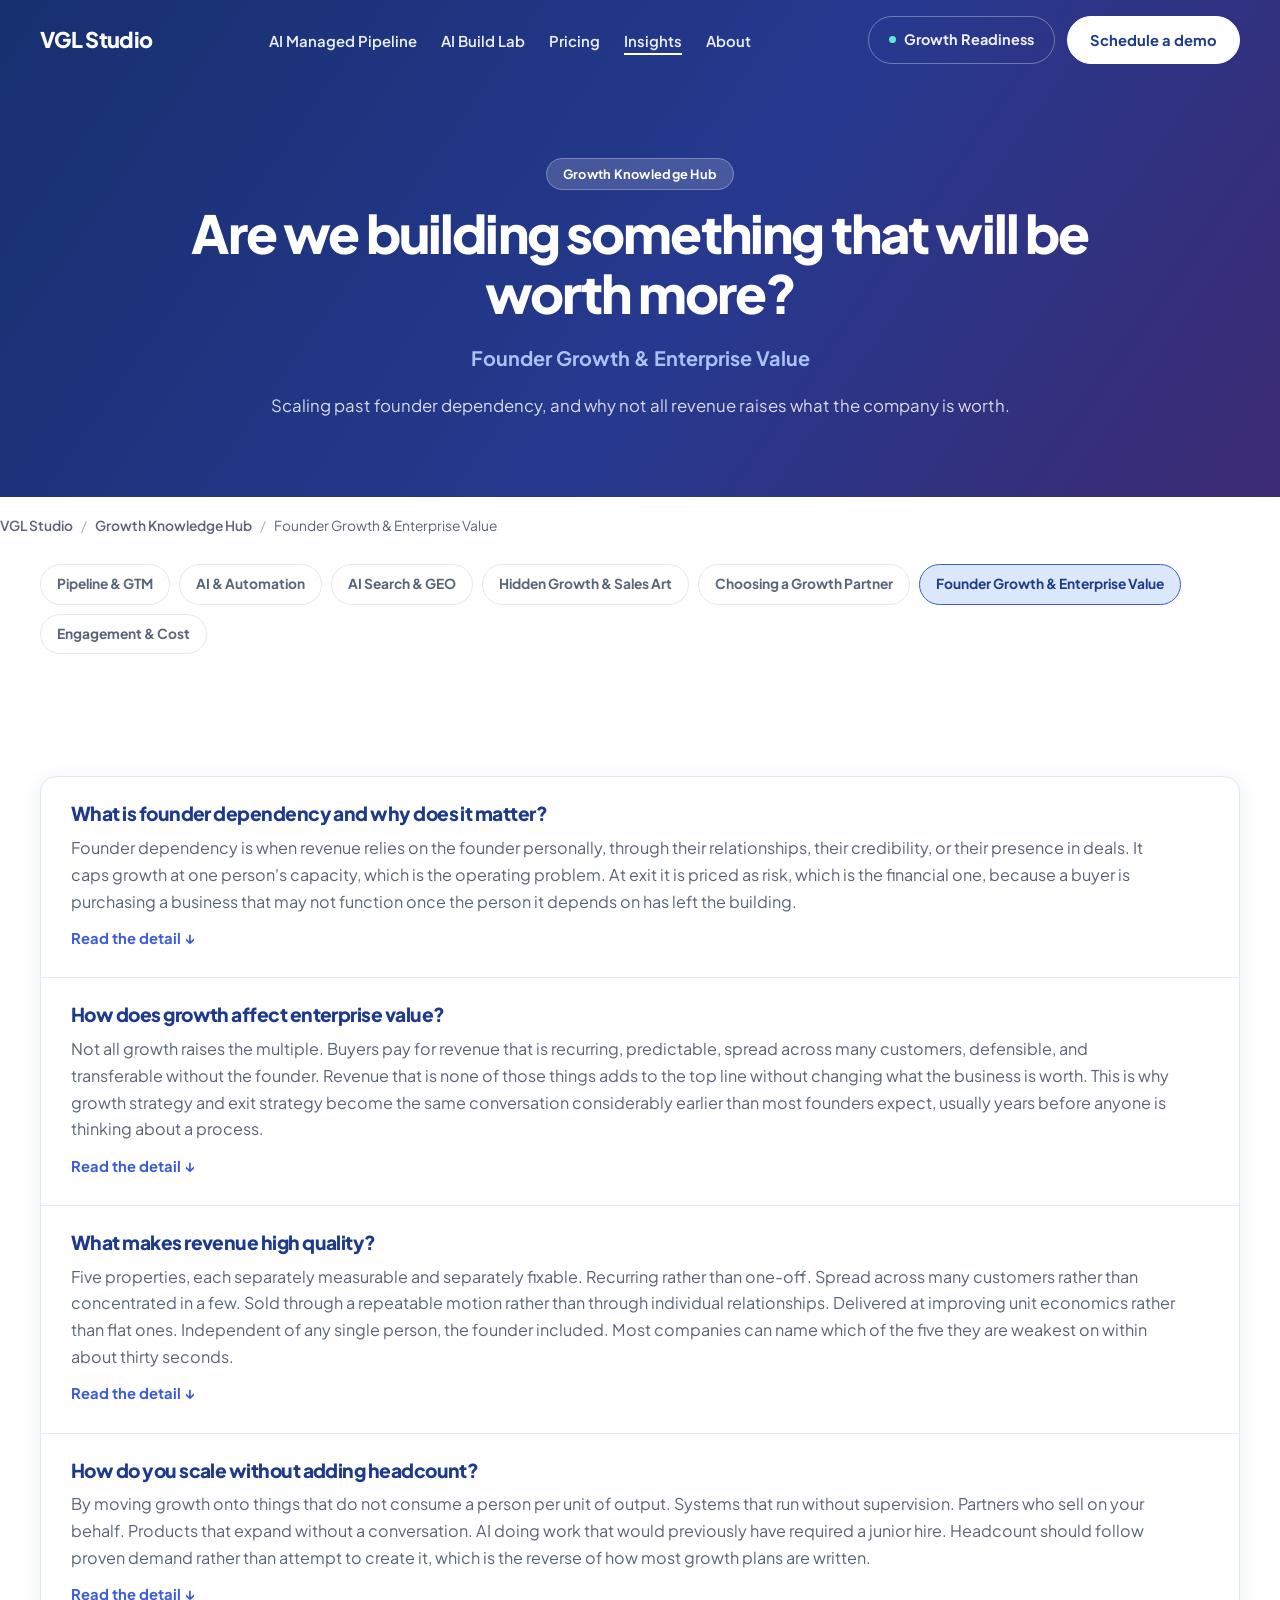
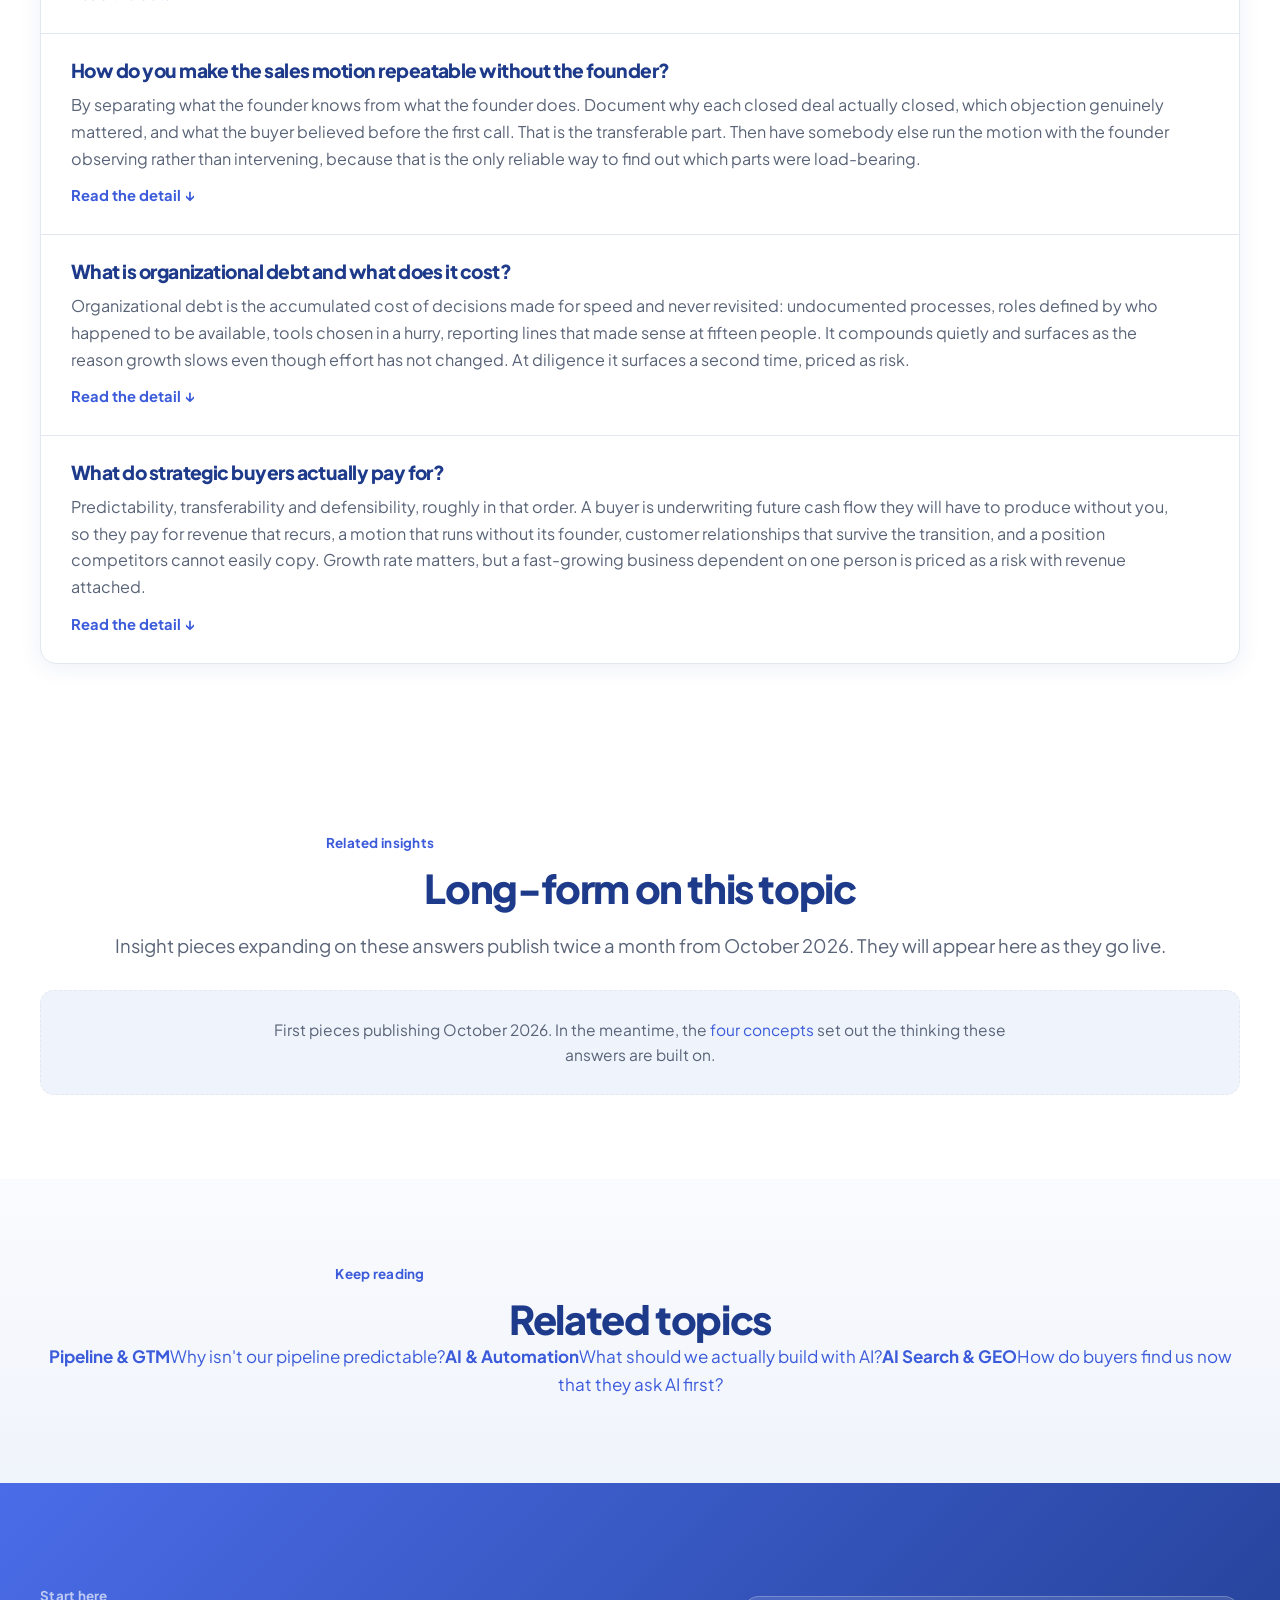
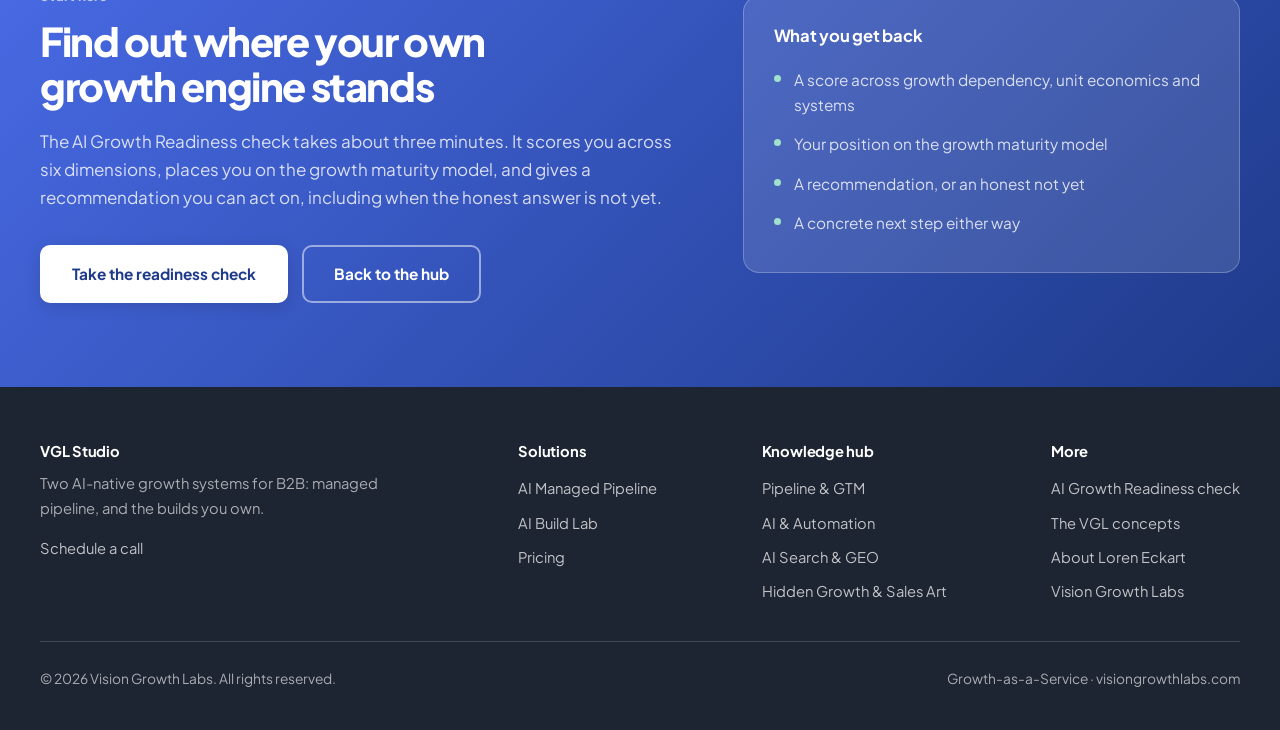
<file: insights/founder-growth.html>
<!DOCTYPE html>
<html lang="en">
<head>
<!-- Google tag (gtag.js) -->
<script async src="https://www.googletagmanager.com/gtag/js?id=G-7WKP0EM36C"></script>
<script>
  window.dataLayer = window.dataLayer || [];
  function gtag(){dataLayer.push(arguments);}
  gtag('js', new Date());
  gtag('config', 'G-7WKP0EM36C');
</script>
<meta charset="UTF-8">
<meta name="viewport" content="width=device-width, initial-scale=1.0">
<title>Founder Growth & Enterprise Value | VGL Growth Knowledge Hub</title>
<meta name="description" content="Scaling past founder dependency, and why not all revenue raises what the company is worth.">
<link rel="canonical" href="https://vglstudio.ai/insights/founder-growth">
<meta name="robots" content="index, follow">
<meta property="og:type" content="article">
<meta property="og:url" content="https://vglstudio.ai/insights/founder-growth">
<meta property="og:title" content="Founder Growth & Enterprise Value | VGL Growth Knowledge Hub">
<meta property="og:description" content="Scaling past founder dependency, and why not all revenue raises what the company is worth.">
<meta property="og:site_name" content="VGL Studio">
<meta name="twitter:card" content="summary_large_image">
<meta name="twitter:title" content="Founder Growth & Enterprise Value | VGL Growth Knowledge Hub">
<meta name="twitter:description" content="Scaling past founder dependency, and why not all revenue raises what the company is worth.">
<meta property="og:image" content="https://vglstudio.ai/images/og-vgl-studio.jpg">
<meta property="og:image:width" content="1200">
<meta property="og:image:height" content="630">
<meta name="twitter:image" content="https://vglstudio.ai/images/og-vgl-studio.jpg">
<link rel="preconnect" href="https://fonts.googleapis.com">
<link rel="preconnect" href="https://fonts.gstatic.com" crossorigin>
<link href="https://fonts.googleapis.com/css2?family=Plus+Jakarta+Sans:wght@400;500;600;700;800&display=swap" rel="stylesheet">
<link rel="stylesheet" href="/styles.css">
<script type="application/ld+json">
{
  "@context": "https://schema.org",
  "@graph": [
    {
      "@type": "Article",
      "headline": "Founder Growth & Enterprise Value \u2014 VGL Growth Knowledge Hub",
      "description": "Scaling past founder dependency, and why not all revenue raises what the company is worth.",
      "author": {
        "@type": "Person",
        "name": "Loren Eckart",
        "url": "https://vglstudio.ai/about"
      },
      "publisher": {
        "@type": "Organization",
        "name": "VGL Studio",
        "url": "https://vglstudio.ai/"
      },
      "dateModified": "2026-09-12",
      "mainEntityOfPage": "https://vglstudio.ai/insights/founder-growth"
    },
    {
      "@type": "BreadcrumbList",
      "itemListElement": [
        {
          "@type": "ListItem",
          "position": 1,
          "name": "VGL Studio",
          "item": "https://vglstudio.ai/"
        },
        {
          "@type": "ListItem",
          "position": 2,
          "name": "Growth Knowledge Hub",
          "item": "https://vglstudio.ai/insights"
        },
        {
          "@type": "ListItem",
          "position": 3,
          "name": "Founder Growth & Enterprise Value",
          "item": "https://vglstudio.ai/insights/founder-growth"
        }
      ]
    },
    {
      "@type": "FAQPage",
      "mainEntity": [
        {
          "@type": "Question",
          "name": "What is founder dependency and why does it matter?",
          "acceptedAnswer": {
            "@type": "Answer",
            "text": "Founder dependency is when revenue relies on the founder personally, through their relationships, their credibility, or their presence in deals. It caps growth at one person's capacity, which is the operating problem. At exit it is priced as risk, which is the financial one, because a buyer is purchasing a business that may not function once the person it depends on has left the building."
          }
        },
        {
          "@type": "Question",
          "name": "How does growth affect enterprise value?",
          "acceptedAnswer": {
            "@type": "Answer",
            "text": "Not all growth raises the multiple. Buyers pay for revenue that is recurring, predictable, spread across many customers, defensible, and transferable without the founder. Revenue that is none of those things adds to the top line without changing what the business is worth. This is why growth strategy and exit strategy become the same conversation considerably earlier than most founders expect, usually years before anyone is thinking about a process."
          }
        },
        {
          "@type": "Question",
          "name": "What makes revenue high quality?",
          "acceptedAnswer": {
            "@type": "Answer",
            "text": "Five properties, each separately measurable and separately fixable. Recurring rather than one-off. Spread across many customers rather than concentrated in a few. Sold through a repeatable motion rather than through individual relationships. Delivered at improving unit economics rather than flat ones. Independent of any single person, the founder included. Most companies can name which of the five they are weakest on within about thirty seconds."
          }
        },
        {
          "@type": "Question",
          "name": "How do you scale without adding headcount?",
          "acceptedAnswer": {
            "@type": "Answer",
            "text": "By moving growth onto things that do not consume a person per unit of output. Systems that run without supervision. Partners who sell on your behalf. Products that expand without a conversation. AI doing work that would previously have required a junior hire. Headcount should follow proven demand rather than attempt to create it, which is the reverse of how most growth plans are written."
          }
        },
        {
          "@type": "Question",
          "name": "How do you make the sales motion repeatable without the founder?",
          "acceptedAnswer": {
            "@type": "Answer",
            "text": "By separating what the founder knows from what the founder does. Document why each closed deal actually closed, which objection genuinely mattered, and what the buyer believed before the first call. That is the transferable part. Then have somebody else run the motion with the founder observing rather than intervening, because that is the only reliable way to find out which parts were load-bearing."
          }
        },
        {
          "@type": "Question",
          "name": "What is organizational debt and what does it cost?",
          "acceptedAnswer": {
            "@type": "Answer",
            "text": "Organizational debt is the accumulated cost of decisions made for speed and never revisited: undocumented processes, roles defined by who happened to be available, tools chosen in a hurry, reporting lines that made sense at fifteen people. It compounds quietly and surfaces as the reason growth slows even though effort has not changed. At diligence it surfaces a second time, priced as risk."
          }
        },
        {
          "@type": "Question",
          "name": "What do strategic buyers actually pay for?",
          "acceptedAnswer": {
            "@type": "Answer",
            "text": "Predictability, transferability and defensibility, roughly in that order. A buyer is underwriting future cash flow they will have to produce without you, so they pay for revenue that recurs, a motion that runs without its founder, customer relationships that survive the transition, and a position competitors cannot easily copy. Growth rate matters, but a fast-growing business dependent on one person is priced as a risk with revenue attached."
          }
        }
      ]
    }
  ]
}
</script>
</head>
<body>
<a class="skip" href="#main">Skip to content</a>
<header id="siteheader">
  <div class="wrap nav">
    <a class="brand" href="/">VGL Studio</a>
    <button class="navtoggle" id="navtoggle" aria-label="Open menu" aria-expanded="false"><span></span><span></span><span></span></button>
    <nav aria-label="Primary" id="primarynav">
      <ul>
        <li><a href="/ai-managed-pipeline">AI Managed Pipeline</a></li>
        <li><a href="/ai-build-lab">AI Build Lab</a></li>
        <li><a href="/pricing">Pricing</a></li>
        <li><a class="here" href="/insights">Insights</a></li>
        <li><a href="/about">About</a></li>
      </ul>
    </nav>
    <div class="navactions">
      <a class="nav-diag" href="/readiness"><span class="dot"></span>Growth Readiness</a>
      <a class="nav-cta" href="https://api.leadconnectorhq.com/widget/bookings/loren-eckart">Schedule a demo</a>
    </div>
  </div>
</header>
<main id="main">
<section class="phero phero-hub">
  <div class="wrap">
    <span class="pill">Growth Knowledge Hub</span>
    <h1>Are we building something that will be worth more?</h1>
    <p class="sub">Founder Growth & Enterprise Value</p>
    <p class="deck">Scaling past founder dependency, and why not all revenue raises what the company is worth.</p>
  </div>
</section>

<div class="wrap crumbs">
  <a href="/">VGL Studio</a><span>/</span><a href="/insights">Growth Knowledge Hub</a><span>/</span>Founder Growth & Enterprise Value
</div>

<div class="wrap"><div class="hubchips"><a class="chip2" href="/insights/pipeline-gtm">Pipeline &amp; GTM</a><a class="chip2" href="/insights/ai-automation">AI &amp; Automation</a><a class="chip2" href="/insights/ai-search-geo">AI Search &amp; GEO</a><a class="chip2" href="/insights/hidden-growth">Hidden Growth &amp; Sales Art</a><a class="chip2" href="/insights/choosing-a-partner">Choosing a Growth Partner</a><a class="chip2 on" href="/insights/founder-growth">Founder Growth &amp; Enterprise Value</a><a class="chip2" href="/insights/engagement-cost">Engagement &amp; Cost</a></div></div>

<section class="band">
  <div class="wrap">
    <div class="faqlist">
      <div class="faqitem">
        <h2 class="faq-q-h" id="what-is-founder-dependency-and-why-does-it-matter">What is founder dependency and why does it matter?</h2>
        <p class="faq-a">Founder dependency is when revenue relies on the founder personally, through their relationships, their credibility, or their presence in deals. It caps growth at one person's capacity, which is the operating problem. At exit it is priced as risk, which is the financial one, because a buyer is purchasing a business that may not function once the person it depends on has left the building.</p>
        <button class="faq-more" aria-expanded="false" aria-controls="founder-growth-d1">Read the detail &darr;</button>
        <div class="faq-depth" id="founder-growth-d1">
          <h3>Why it matters</h3>
          <p>The test is straightforward. If the founder stopped selling for ninety days, what happens to pipeline? Most founder-led companies know the answer immediately and have never said it out loud.</p>
          <p>The fix is rarely hiring a seller. It is making the motion repeatable enough that somebody else can run it, which is a positioning and process problem before it is a headcount one.</p>
          <h3>What to look at</h3>
          <ul class="speclist"><li>What happens to pipeline in a ninety day absence</li><li>Whether the motion is documented or held in one head</li><li>Whether anyone else has closed a comparable deal</li></ul>
          <h3>The VGL perspective</h3>
          <p class="persp">Every founder-led company hits this wall. The paths past it that break the unit economics are the common ones, which is the whole reason we built what we built.</p>
        </div>
      </div>
      <div class="faqitem">
        <h2 class="faq-q-h" id="how-does-growth-affect-enterprise-value">How does growth affect enterprise value?</h2>
        <p class="faq-a">Not all growth raises the multiple. Buyers pay for revenue that is recurring, predictable, spread across many customers, defensible, and transferable without the founder. Revenue that is none of those things adds to the top line without changing what the business is worth. This is why growth strategy and exit strategy become the same conversation considerably earlier than most founders expect, usually years before anyone is thinking about a process.</p>
        <button class="faq-more" aria-expanded="false" aria-controls="founder-growth-d2">Read the detail &darr;</button>
        <div class="faq-depth" id="founder-growth-d2">
          <h3>Why it matters</h3>
          <p>The uncomfortable version of this is that the smartest growth decision is sometimes to decline revenue. A large customer who creates concentration risk can lower the multiple while raising the total.</p>
          <p>The same applies to channel mix, contract structure and pricing. Each one changes both how fast you grow and what the growth is worth.</p>
          <h3>What to look at</h3>
          <ul class="speclist"><li>Recurring versus one-off</li><li>Customer concentration</li><li>Whether the motion transfers without the founder</li></ul>
          <h3>The VGL perspective</h3>
          <p class="persp">Build the company someone would eventually want to buy, even if you never intend to sell. The disciplines are identical and the second option stays open for free.</p>
        </div>
      </div>
      <div class="faqitem">
        <h2 class="faq-q-h" id="what-makes-revenue-high-quality">What makes revenue high quality?</h2>
        <p class="faq-a">Five properties, each separately measurable and separately fixable. Recurring rather than one-off. Spread across many customers rather than concentrated in a few. Sold through a repeatable motion rather than through individual relationships. Delivered at improving unit economics rather than flat ones. Independent of any single person, the founder included. Most companies can name which of the five they are weakest on within about thirty seconds.</p>
        <button class="faq-more" aria-expanded="false" aria-controls="founder-growth-d3">Read the detail &darr;</button>
        <div class="faq-depth" id="founder-growth-d3">
          <h3>Why it matters</h3>
          <p>The interesting part is that almost none of them treat it as a growth objective. Revenue quality is discussed at diligence and ignored during the years when it could still be changed.</p>
          <p>Each property has a different remedy. Concentration is a targeting problem. Repeatability is a process problem. Independence is usually a positioning problem.</p>
          <h3>What to look at</h3>
          <ul class="speclist"><li>Recurring</li><li>Diversified</li><li>Repeatable</li><li>Improving unit economics</li><li>Transferable</li></ul>
          <h3>The VGL perspective</h3>
          <p class="persp">We put revenue quality into growth planning rather than exit planning, because by the time it is an exit conversation the window to change it has mostly closed.</p>
        </div>
      </div>
      <div class="faqitem">
        <h2 class="faq-q-h" id="how-do-you-scale-without-adding-headcount">How do you scale without adding headcount?</h2>
        <p class="faq-a">By moving growth onto things that do not consume a person per unit of output. Systems that run without supervision. Partners who sell on your behalf. Products that expand without a conversation. AI doing work that would previously have required a junior hire. Headcount should follow proven demand rather than attempt to create it, which is the reverse of how most growth plans are written.</p>
        <button class="faq-more" aria-expanded="false" aria-controls="founder-growth-d4">Read the detail &darr;</button>
        <div class="faq-depth" id="founder-growth-d4">
          <h3>Why it matters</h3>
          <p>The economics matter more than the headcount number itself. A business where growth requires a hire has a structurally worse margin profile than one where it does not, and buyers price that difference directly.</p>
          <p>This is also the clearest place AI changes the arithmetic. Capabilities that previously required a team are now within reach of a company that could never have staffed them.</p>
          <h3>What to look at</h3>
          <ul class="speclist"><li>What share of growth requires no additional person</li><li>Whether partners produce without supervision</li><li>Whether systems improve or merely persist</li></ul>
          <h3>The VGL perspective</h3>
          <p class="persp">AI does not remove the need for good operators. It gives the ones you have the leverage of a much larger organisation, which is a far more interesting proposition than replacement.</p>
        </div>
      </div>
      <div class="faqitem">
        <h2 class="faq-q-h" id="how-do-you-make-the-sales-motion-repeatable-without-the-founder">How do you make the sales motion repeatable without the founder?</h2>
        <p class="faq-a">By separating what the founder knows from what the founder does. Document why each closed deal actually closed, which objection genuinely mattered, and what the buyer believed before the first call. That is the transferable part. Then have somebody else run the motion with the founder observing rather than intervening, because that is the only reliable way to find out which parts were load-bearing.</p>
        <button class="faq-more" aria-expanded="false" aria-controls="founder-growth-d5">Read the detail &darr;</button>
        <div class="faq-depth" id="founder-growth-d5">
          <h3>Why it matters</h3>
          <p>Most attempts fail because the founder is asked to write a playbook, which produces the process they believe they follow rather than the one they actually use.</p>
          <p>Closed-won analysis is more reliable than introspection. The pattern across the deals is usually visible even when the person closing them cannot articulate it.</p>
          <h3>What to look at</h3>
          <ul class="speclist"><li>Whether closed-won reasons are documented</li><li>Whether anyone else has closed a comparable deal</li><li>Whether the founder can observe without intervening</li></ul>
          <h3>The VGL perspective</h3>
          <p class="persp">This is the highest-value thing a founder-led company can do and it is almost always deferred, because it is never urgent in any particular week.</p>
        </div>
      </div>
      <div class="faqitem">
        <h2 class="faq-q-h" id="what-is-organizational-debt-and-what-does-it-cost">What is organizational debt and what does it cost?</h2>
        <p class="faq-a">Organizational debt is the accumulated cost of decisions made for speed and never revisited: undocumented processes, roles defined by who happened to be available, tools chosen in a hurry, reporting lines that made sense at fifteen people. It compounds quietly and surfaces as the reason growth slows even though effort has not changed. At diligence it surfaces a second time, priced as risk.</p>
        <button class="faq-more" aria-expanded="false" aria-controls="founder-growth-d6">Read the detail &darr;</button>
        <div class="faq-depth" id="founder-growth-d6">
          <h3>Why it matters</h3>
          <p>Unlike technical debt nobody tracks it and no ticket exists for it. It shows up as friction everyone has stopped noticing, which is exactly why it persists.</p>
          <p>The practical test is onboarding. How long before a new hire is productive, and how much of that time is spent learning things that could have been written down once?</p>
          <h3>What to look at</h3>
          <ul class="speclist"><li>Time to productivity for a new hire</li><li>How much process exists only in people's heads</li><li>Whether roles were designed or accumulated</li></ul>
          <h3>The VGL perspective</h3>
          <p class="persp">Moving fast early is correct. Never revisiting it is the mistake, and the bill arrives at precisely the moment you are trying to scale or sell.</p>
        </div>
      </div>
      <div class="faqitem">
        <h2 class="faq-q-h" id="what-do-strategic-buyers-actually-pay-for">What do strategic buyers actually pay for?</h2>
        <p class="faq-a">Predictability, transferability and defensibility, roughly in that order. A buyer is underwriting future cash flow they will have to produce without you, so they pay for revenue that recurs, a motion that runs without its founder, customer relationships that survive the transition, and a position competitors cannot easily copy. Growth rate matters, but a fast-growing business dependent on one person is priced as a risk with revenue attached.</p>
        <button class="faq-more" aria-expanded="false" aria-controls="founder-growth-d7">Read the detail &darr;</button>
        <div class="faq-depth" id="founder-growth-d7">
          <h3>Why it matters</h3>
          <p>This is why growth strategy and exit strategy converge far earlier than founders expect. The things that raise a multiple take two to three years to build and cannot be assembled during a process.</p>
          <p>It also explains why two companies with identical revenue trade at very different multiples. The multiple is a judgment about durability, not about size.</p>
          <h3>What to look at</h3>
          <ul class="speclist"><li>Recurring versus repeat versus one-off revenue</li><li>Whether the motion survives the founder leaving</li><li>Customer concentration and contract length</li></ul>
          <h3>The VGL perspective</h3>
          <p class="persp">Build value before you capture it. Every discipline that raises the multiple also makes the company better to run, which means the work pays for itself whether or not you ever sell.</p>
        </div>
      </div>
    </div>
  </div>
</section>

<section class="band">
  <div class="wrap">
    <div class="center">
      <p class="eyebrow">Related insights</p>
      <h2>Long-form on this topic</h2>
      <p class="lead">Insight pieces expanding on these answers publish twice a month from October 2026. They will appear here as they go live.</p>
    </div>
    <div class="insightstrip" data-insights-for="founder-growth">
      <p class="stripempty">First pieces publishing October 2026. In the meantime, the <a href="/insights/vgl-concepts">four concepts</a> set out the thinking these answers are built on.</p>
    </div>
  </div>
</section>

<section class="band detailband">
  <div class="wrap center">
    <p class="eyebrow">Keep reading</p>
    <h2>Related topics</h2>
    <div class="clusternav"><a class="clusterlink" href="/insights/pipeline-gtm"><strong>Pipeline &amp; GTM</strong><span>Why isn't our pipeline predictable?</span></a><a class="clusterlink" href="/insights/ai-automation"><strong>AI &amp; Automation</strong><span>What should we actually build with AI?</span></a><a class="clusterlink" href="/insights/ai-search-geo"><strong>AI Search &amp; GEO</strong><span>How do buyers find us now that they ask AI first?</span></a></div>
  </div>
</section>

<section class="band readiness">
  <div class="wrap inner">
    <div>
      <p class="eyebrow" style="color:rgba(255,255,255,0.65)">Start here</p>
      <h2>Find out where your own growth engine stands</h2>
      <p>The AI Growth Readiness check takes about three minutes. It scores you across six dimensions, places you on the growth maturity model, and gives a recommendation you can act on, including when the honest answer is not yet.</p>
      <div class="btns">
        <a class="btn btn-light" href="/readiness">Take the readiness check</a>
        <a class="btn btn-outline-light" href="/insights">Back to the hub</a>
      </div>
    </div>
    <div class="rcard">
      <h4>What you get back</h4>
      <ul>
        <li>A score across growth dependency, unit economics and systems</li>
        <li>Your position on the growth maturity model</li>
        <li>A recommendation, or an honest not yet</li>
        <li>A concrete next step either way</li>
      </ul>
    </div>
  </div>
</section>

</main>
<footer>
  <div class="wrap">
    <div class="fgrid">
      <div>
        <h4>VGL Studio</h4>
        <p style="max-width:34ch">Two AI-native growth systems for B2B: managed pipeline, and the builds you own.</p>
        <p style="margin-top:16px"><a href="https://api.leadconnectorhq.com/widget/bookings/loren-eckart">Schedule a call</a></p>
      </div>
      <div>
        <h4>Solutions</h4>
        <ul>
          <li><a href="/ai-managed-pipeline">AI Managed Pipeline</a></li>
          <li><a href="/ai-build-lab">AI Build Lab</a></li>
          <li><a href="/pricing">Pricing</a></li>
        </ul>
      </div>
      <div>
        <h4>Knowledge hub</h4>
        <ul>
          <li><a href="/insights/pipeline-gtm">Pipeline &amp; GTM</a></li>
          <li><a href="/insights/ai-automation">AI &amp; Automation</a></li>
          <li><a href="/insights/ai-search-geo">AI Search &amp; GEO</a></li>
          <li><a href="/insights/hidden-growth">Hidden Growth &amp; Sales Art</a></li>
        </ul>
      </div>
      <div>
        <h4>More</h4>
        <ul>
          <li><a href="/readiness">AI Growth Readiness check</a></li>
          <li><a href="/insights/vgl-concepts">The VGL concepts</a></li>
          <li><a href="/about">About Loren Eckart</a></li>
          <li><a href="https://visiongrowthlabs.com">Vision Growth Labs</a></li>
        </ul>
      </div>
    </div>
    <div class="fbot">
      <span>&copy; 2026 Vision Growth Labs. All rights reserved.</span>
      <span>Growth-as-a-Service &middot; visiongrowthlabs.com</span>
    </div>
  </div>
</footer>
<script>
(function(){
  var hdr=document.getElementById('siteheader');
  function onScroll(){ hdr.classList.toggle('scrolled', window.scrollY>60); }
  window.addEventListener('scroll',onScroll,{passive:true}); onScroll();

  var tg=document.getElementById('navtoggle'), nv=document.getElementById('primarynav');
  if(tg&&nv){ tg.addEventListener('click',function(){
    var open=nv.classList.toggle('open');
    tg.setAttribute('aria-expanded',open?'true':'false');
    tg.classList.toggle('on',open);
    hdr.classList.toggle('navopen',open);
  }); }

  document.querySelectorAll('.faq-more').forEach(function(btn){
    btn.addEventListener('click',function(){
      var p=document.getElementById(btn.getAttribute('aria-controls'));
      var open=p.classList.toggle('open');
      btn.setAttribute('aria-expanded',open?'true':'false');
      btn.innerHTML = open ? 'Show less &uarr;' : 'Read the detail &darr;';
    });
  });
})();
</script>
<script>
/* GA4: booking clicks */
document.addEventListener('click', function (e) {
  if (typeof gtag !== 'function') return;
  var a = e.target.closest('a');
  if (!a) return;
  var href = a.getAttribute('href') || '';
  if (/meetings\.hubspot\.com|leadconnectorhq\.com\/widget\/bookings/.test(href)) {
    gtag('event', 'book_call_click', { link_text: (a.textContent || '').trim().replace(/\s+/g, ' ').slice(0, 60), page_path: location.pathname });
  }
}, true);
</script>
</body>
</html>
</file>
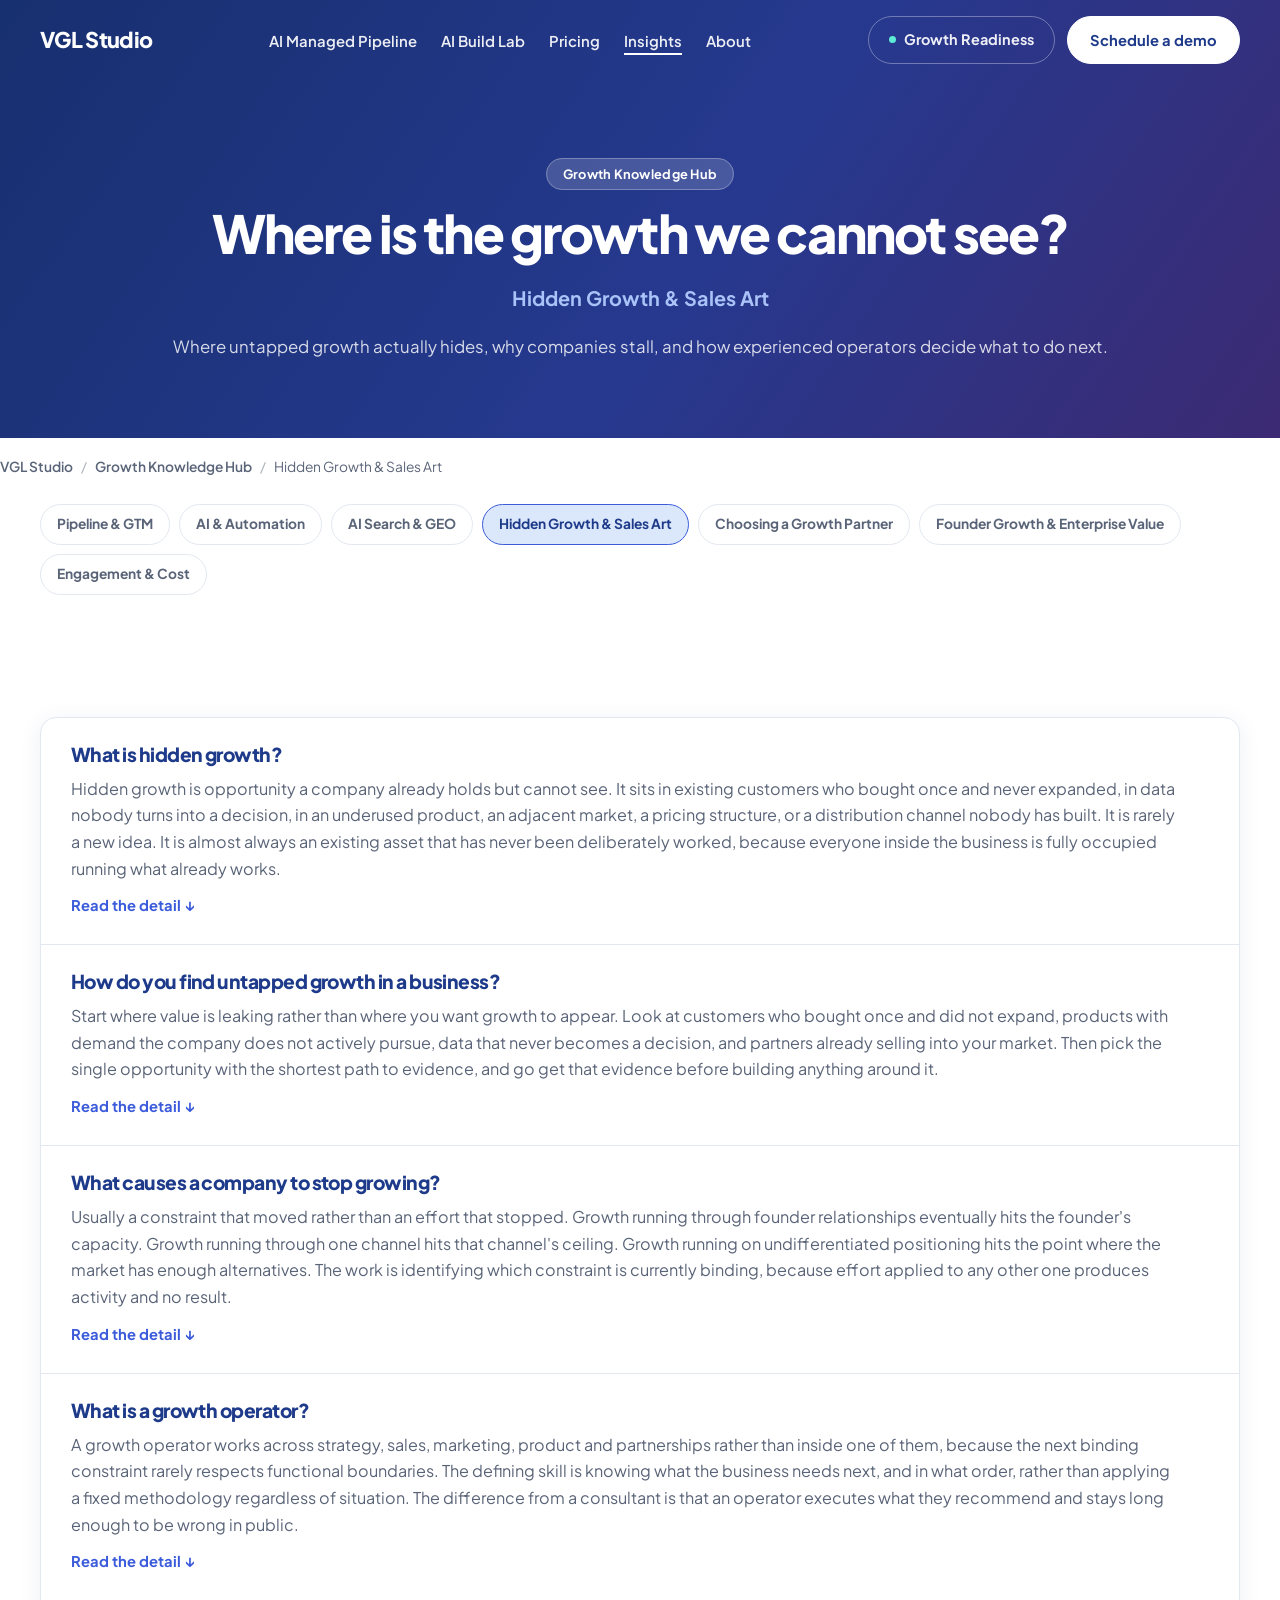
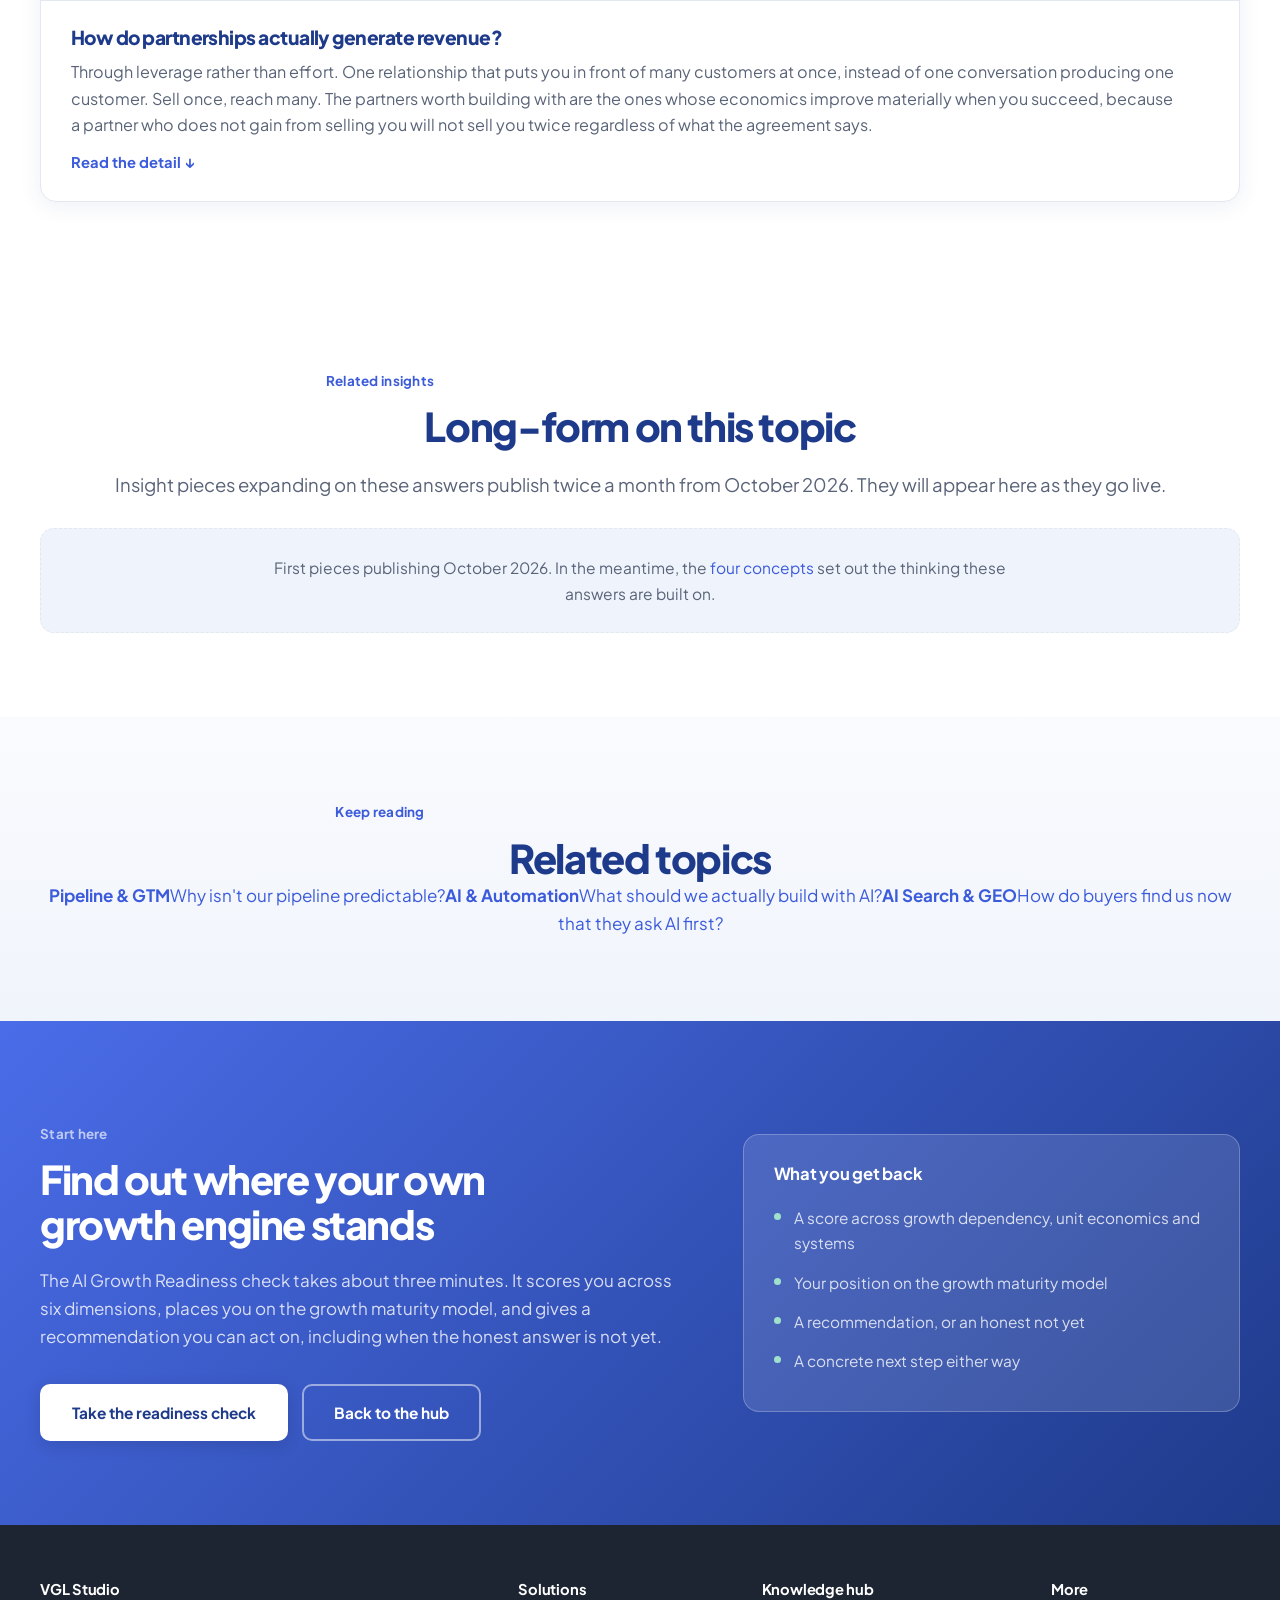
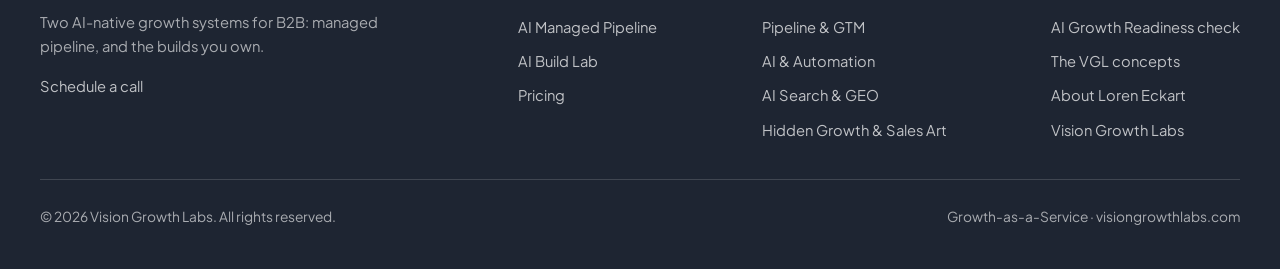
<file: insights/hidden-growth.html>
<!DOCTYPE html>
<html lang="en">
<head>
<!-- Google tag (gtag.js) -->
<script async src="https://www.googletagmanager.com/gtag/js?id=G-7WKP0EM36C"></script>
<script>
  window.dataLayer = window.dataLayer || [];
  function gtag(){dataLayer.push(arguments);}
  gtag('js', new Date());
  gtag('config', 'G-7WKP0EM36C');
</script>
<meta charset="UTF-8">
<meta name="viewport" content="width=device-width, initial-scale=1.0">
<title>Hidden Growth & Sales Art | VGL Growth Knowledge Hub</title>
<meta name="description" content="Where untapped growth actually hides, why companies stall, and how experienced operators decide what to do next.">
<link rel="canonical" href="https://vglstudio.ai/insights/hidden-growth">
<meta name="robots" content="index, follow">
<meta property="og:type" content="article">
<meta property="og:url" content="https://vglstudio.ai/insights/hidden-growth">
<meta property="og:title" content="Hidden Growth & Sales Art | VGL Growth Knowledge Hub">
<meta property="og:description" content="Where untapped growth actually hides, why companies stall, and how experienced operators decide what to do next.">
<meta property="og:site_name" content="VGL Studio">
<meta name="twitter:card" content="summary_large_image">
<meta name="twitter:title" content="Hidden Growth & Sales Art | VGL Growth Knowledge Hub">
<meta name="twitter:description" content="Where untapped growth actually hides, why companies stall, and how experienced operators decide what to do next.">
<meta property="og:image" content="https://vglstudio.ai/images/og-vgl-studio.jpg">
<meta property="og:image:width" content="1200">
<meta property="og:image:height" content="630">
<meta name="twitter:image" content="https://vglstudio.ai/images/og-vgl-studio.jpg">
<link rel="preconnect" href="https://fonts.googleapis.com">
<link rel="preconnect" href="https://fonts.gstatic.com" crossorigin>
<link href="https://fonts.googleapis.com/css2?family=Plus+Jakarta+Sans:wght@400;500;600;700;800&display=swap" rel="stylesheet">
<link rel="stylesheet" href="/styles.css">
<script type="application/ld+json">
{
  "@context": "https://schema.org",
  "@graph": [
    {
      "@type": "Article",
      "headline": "Hidden Growth & Sales Art \u2014 VGL Growth Knowledge Hub",
      "description": "Where untapped growth actually hides, why companies stall, and how experienced operators decide what to do next.",
      "author": {
        "@type": "Person",
        "name": "Loren Eckart",
        "url": "https://vglstudio.ai/about"
      },
      "publisher": {
        "@type": "Organization",
        "name": "VGL Studio",
        "url": "https://vglstudio.ai/"
      },
      "dateModified": "2026-09-12",
      "mainEntityOfPage": "https://vglstudio.ai/insights/hidden-growth"
    },
    {
      "@type": "BreadcrumbList",
      "itemListElement": [
        {
          "@type": "ListItem",
          "position": 1,
          "name": "VGL Studio",
          "item": "https://vglstudio.ai/"
        },
        {
          "@type": "ListItem",
          "position": 2,
          "name": "Growth Knowledge Hub",
          "item": "https://vglstudio.ai/insights"
        },
        {
          "@type": "ListItem",
          "position": 3,
          "name": "Hidden Growth & Sales Art",
          "item": "https://vglstudio.ai/insights/hidden-growth"
        }
      ]
    },
    {
      "@type": "FAQPage",
      "mainEntity": [
        {
          "@type": "Question",
          "name": "What is hidden growth?",
          "acceptedAnswer": {
            "@type": "Answer",
            "text": "Hidden growth is opportunity a company already holds but cannot see. It sits in existing customers who bought once and never expanded, in data nobody turns into a decision, in an underused product, an adjacent market, a pricing structure, or a distribution channel nobody has built. It is rarely a new idea. It is almost always an existing asset that has never been deliberately worked, because everyone inside the business is fully occupied running what already works."
          }
        },
        {
          "@type": "Question",
          "name": "How do you find untapped growth in a business?",
          "acceptedAnswer": {
            "@type": "Answer",
            "text": "Start where value is leaking rather than where you want growth to appear. Look at customers who bought once and did not expand, products with demand the company does not actively pursue, data that never becomes a decision, and partners already selling into your market. Then pick the single opportunity with the shortest path to evidence, and go get that evidence before building anything around it."
          }
        },
        {
          "@type": "Question",
          "name": "What causes a company to stop growing?",
          "acceptedAnswer": {
            "@type": "Answer",
            "text": "Usually a constraint that moved rather than an effort that stopped. Growth running through founder relationships eventually hits the founder's capacity. Growth running through one channel hits that channel's ceiling. Growth running on undifferentiated positioning hits the point where the market has enough alternatives. The work is identifying which constraint is currently binding, because effort applied to any other one produces activity and no result."
          }
        },
        {
          "@type": "Question",
          "name": "What is a growth operator?",
          "acceptedAnswer": {
            "@type": "Answer",
            "text": "A growth operator works across strategy, sales, marketing, product and partnerships rather than inside one of them, because the next binding constraint rarely respects functional boundaries. The defining skill is knowing what the business needs next, and in what order, rather than applying a fixed methodology regardless of situation. The difference from a consultant is that an operator executes what they recommend and stays long enough to be wrong in public."
          }
        },
        {
          "@type": "Question",
          "name": "How do partnerships actually generate revenue?",
          "acceptedAnswer": {
            "@type": "Answer",
            "text": "Through leverage rather than effort. One relationship that puts you in front of many customers at once, instead of one conversation producing one customer. Sell once, reach many. The partners worth building with are the ones whose economics improve materially when you succeed, because a partner who does not gain from selling you will not sell you twice regardless of what the agreement says."
          }
        }
      ]
    }
  ]
}
</script>
</head>
<body>
<a class="skip" href="#main">Skip to content</a>
<header id="siteheader">
  <div class="wrap nav">
    <a class="brand" href="/">VGL Studio</a>
    <button class="navtoggle" id="navtoggle" aria-label="Open menu" aria-expanded="false"><span></span><span></span><span></span></button>
    <nav aria-label="Primary" id="primarynav">
      <ul>
        <li><a href="/ai-managed-pipeline">AI Managed Pipeline</a></li>
        <li><a href="/ai-build-lab">AI Build Lab</a></li>
        <li><a href="/pricing">Pricing</a></li>
        <li><a class="here" href="/insights">Insights</a></li>
        <li><a href="/about">About</a></li>
      </ul>
    </nav>
    <div class="navactions">
      <a class="nav-diag" href="/readiness"><span class="dot"></span>Growth Readiness</a>
      <a class="nav-cta" href="https://api.leadconnectorhq.com/widget/bookings/loren-eckart">Schedule a demo</a>
    </div>
  </div>
</header>
<main id="main">
<section class="phero phero-hub">
  <div class="wrap">
    <span class="pill">Growth Knowledge Hub</span>
    <h1>Where is the growth we cannot see?</h1>
    <p class="sub">Hidden Growth & Sales Art</p>
    <p class="deck">Where untapped growth actually hides, why companies stall, and how experienced operators decide what to do next.</p>
  </div>
</section>

<div class="wrap crumbs">
  <a href="/">VGL Studio</a><span>/</span><a href="/insights">Growth Knowledge Hub</a><span>/</span>Hidden Growth & Sales Art
</div>

<div class="wrap"><div class="hubchips"><a class="chip2" href="/insights/pipeline-gtm">Pipeline &amp; GTM</a><a class="chip2" href="/insights/ai-automation">AI &amp; Automation</a><a class="chip2" href="/insights/ai-search-geo">AI Search &amp; GEO</a><a class="chip2 on" href="/insights/hidden-growth">Hidden Growth &amp; Sales Art</a><a class="chip2" href="/insights/choosing-a-partner">Choosing a Growth Partner</a><a class="chip2" href="/insights/founder-growth">Founder Growth &amp; Enterprise Value</a><a class="chip2" href="/insights/engagement-cost">Engagement &amp; Cost</a></div></div>

<section class="band">
  <div class="wrap">
    <div class="faqlist">
      <div class="faqitem">
        <h2 class="faq-q-h" id="what-is-hidden-growth">What is hidden growth?</h2>
        <p class="faq-a">Hidden growth is opportunity a company already holds but cannot see. It sits in existing customers who bought once and never expanded, in data nobody turns into a decision, in an underused product, an adjacent market, a pricing structure, or a distribution channel nobody has built. It is rarely a new idea. It is almost always an existing asset that has never been deliberately worked, because everyone inside the business is fully occupied running what already works.</p>
        <button class="faq-more" aria-expanded="false" aria-controls="hidden-growth-d1">Read the detail &darr;</button>
        <div class="faq-depth" id="hidden-growth-d1">
          <h3>Why it matters</h3>
          <p>The reason it stays hidden is structural rather than intellectual. Nobody owns the question of what else is possible, so it never appears on a roadmap or in a forecast.</p>
          <p>The second reason is that finding it requires crossing functional boundaries. The opportunity usually sits between two departments, which means it belongs to neither.</p>
          <h3>What to look at</h3>
          <ul class="speclist"><li>Customers who bought once and never expanded</li><li>Data collected but never decided on</li><li>Markets adjacent to one you already serve</li><li>Channels nobody has deliberately built</li></ul>
          <h3>The VGL perspective</h3>
          <p class="persp">This was the original VGL observation and it has held up across every engagement since. Most companies have more opportunity than they can see, and the constraint is attention rather than imagination.</p>
        </div>
      </div>
      <div class="faqitem">
        <h2 class="faq-q-h" id="how-do-you-find-untapped-growth-in-a-business">How do you find untapped growth in a business?</h2>
        <p class="faq-a">Start where value is leaking rather than where you want growth to appear. Look at customers who bought once and did not expand, products with demand the company does not actively pursue, data that never becomes a decision, and partners already selling into your market. Then pick the single opportunity with the shortest path to evidence, and go get that evidence before building anything around it.</p>
        <button class="faq-more" aria-expanded="false" aria-controls="hidden-growth-d2">Read the detail &darr;</button>
        <div class="faq-depth" id="hidden-growth-d2">
          <h3>Why it matters</h3>
          <p>The discipline is choosing one. Most growth exercises produce a list of fifteen opportunities, which is functionally identical to producing none, because nothing gets the attention required to prove out.</p>
          <p>Shortest path to evidence is the right selection criterion rather than largest theoretical value. A smaller opportunity you can test in six weeks teaches you more than a larger one you can only argue about.</p>
          <h3>What to look at</h3>
          <ul class="speclist"><li>Where value leaks, not where growth is wanted</li><li>Shortest path to evidence as the tiebreaker</li><li>One opportunity, not a ranked list of fifteen</li></ul>
          <h3>The VGL perspective</h3>
          <p class="persp">Win first, then scale. We would rather prove one thing in a quarter than plan five things for a year, and every engagement we have run confirms that preference.</p>
        </div>
      </div>
      <div class="faqitem">
        <h2 class="faq-q-h" id="what-causes-a-company-to-stop-growing">What causes a company to stop growing?</h2>
        <p class="faq-a">Usually a constraint that moved rather than an effort that stopped. Growth running through founder relationships eventually hits the founder's capacity. Growth running through one channel hits that channel's ceiling. Growth running on undifferentiated positioning hits the point where the market has enough alternatives. The work is identifying which constraint is currently binding, because effort applied to any other one produces activity and no result.</p>
        <button class="faq-more" aria-expanded="false" aria-controls="hidden-growth-d3">Read the detail &darr;</button>
        <div class="faq-depth" id="hidden-growth-d3">
          <h3>Why it matters</h3>
          <p>This is why adding sellers so often fails to move the number. More sellers against a positioning constraint produces more conversations with people who were never going to buy.</p>
          <p>It is also why the same intervention succeeds at one company and fails at another. The intervention was not the variable. The binding constraint was.</p>
          <h3>What to look at</h3>
          <ul class="speclist"><li>Which constraint is binding right now</li><li>Whether the last intervention addressed it or bypassed it</li><li>What the constraint will become once this one clears</li></ul>
          <h3>The VGL perspective</h3>
          <p class="persp">Knowing which lever matters now is the skill that is hardest to buy and hardest to systematise. It is what we mean by Sales Art, and it is the reason we embed rather than advise.</p>
        </div>
      </div>
      <div class="faqitem">
        <h2 class="faq-q-h" id="what-is-a-growth-operator">What is a growth operator?</h2>
        <p class="faq-a">A growth operator works across strategy, sales, marketing, product and partnerships rather than inside one of them, because the next binding constraint rarely respects functional boundaries. The defining skill is knowing what the business needs next, and in what order, rather than applying a fixed methodology regardless of situation. The difference from a consultant is that an operator executes what they recommend and stays long enough to be wrong in public.</p>
        <button class="faq-more" aria-expanded="false" aria-controls="hidden-growth-d4">Read the detail &darr;</button>
        <div class="faq-depth" id="hidden-growth-d4">
          <h3>Why it matters</h3>
          <p>A consultant is measured on the quality of the recommendation. An operator is measured on whether the number moved, which selects for very different behaviour.</p>
          <p>It also changes what gets recommended. Advice you have to implement yourself tends to be more conservative and more specific than advice you hand over.</p>
          <h3>What to look at</h3>
          <ul class="speclist"><li>Whether they execute or hand over</li><li>How long they stay after the recommendation</li><li>Whether the methodology adapts to the business</li></ul>
          <h3>The VGL perspective</h3>
          <p class="persp">Sales Art is knowing when to think, when to act, and in what order. It is not a framework, which is exactly why it is hard to sell and worth buying.</p>
        </div>
      </div>
      <div class="faqitem">
        <h2 class="faq-q-h" id="how-do-partnerships-actually-generate-revenue">How do partnerships actually generate revenue?</h2>
        <p class="faq-a">Through leverage rather than effort. One relationship that puts you in front of many customers at once, instead of one conversation producing one customer. Sell once, reach many. The partners worth building with are the ones whose economics improve materially when you succeed, because a partner who does not gain from selling you will not sell you twice regardless of what the agreement says.</p>
        <button class="faq-more" aria-expanded="false" aria-controls="hidden-growth-d5">Read the detail &darr;</button>
        <div class="faq-depth" id="hidden-growth-d5">
          <h3>Why it matters</h3>
          <p>This is the most under-designed part of most go-to-market plans. Companies build elaborate demand generation and then treat channel as a logo slide, when the channel is frequently the shorter path to the same buyers.</p>
          <p>The design question is not who has access to our market. It is who makes more money when we win, because that is the only durable reason anyone sells on your behalf.</p>
          <h3>What to look at</h3>
          <ul class="speclist"><li>Whether the partner's economics improve when you win</li><li>One relationship reaching many buyers, not one</li><li>Whether the partnership survives without a champion</li></ul>
          <h3>The VGL perspective</h3>
          <p class="persp">Win as your partners win. Every channel programme we have seen fail was designed around what the vendor needed, and every one that worked was designed around what the partner earned.</p>
        </div>
      </div>
    </div>
  </div>
</section>

<section class="band">
  <div class="wrap">
    <div class="center">
      <p class="eyebrow">Related insights</p>
      <h2>Long-form on this topic</h2>
      <p class="lead">Insight pieces expanding on these answers publish twice a month from October 2026. They will appear here as they go live.</p>
    </div>
    <div class="insightstrip" data-insights-for="hidden-growth">
      <p class="stripempty">First pieces publishing October 2026. In the meantime, the <a href="/insights/vgl-concepts">four concepts</a> set out the thinking these answers are built on.</p>
    </div>
  </div>
</section>

<section class="band detailband">
  <div class="wrap center">
    <p class="eyebrow">Keep reading</p>
    <h2>Related topics</h2>
    <div class="clusternav"><a class="clusterlink" href="/insights/pipeline-gtm"><strong>Pipeline &amp; GTM</strong><span>Why isn't our pipeline predictable?</span></a><a class="clusterlink" href="/insights/ai-automation"><strong>AI &amp; Automation</strong><span>What should we actually build with AI?</span></a><a class="clusterlink" href="/insights/ai-search-geo"><strong>AI Search &amp; GEO</strong><span>How do buyers find us now that they ask AI first?</span></a></div>
  </div>
</section>

<section class="band readiness">
  <div class="wrap inner">
    <div>
      <p class="eyebrow" style="color:rgba(255,255,255,0.65)">Start here</p>
      <h2>Find out where your own growth engine stands</h2>
      <p>The AI Growth Readiness check takes about three minutes. It scores you across six dimensions, places you on the growth maturity model, and gives a recommendation you can act on, including when the honest answer is not yet.</p>
      <div class="btns">
        <a class="btn btn-light" href="/readiness">Take the readiness check</a>
        <a class="btn btn-outline-light" href="/insights">Back to the hub</a>
      </div>
    </div>
    <div class="rcard">
      <h4>What you get back</h4>
      <ul>
        <li>A score across growth dependency, unit economics and systems</li>
        <li>Your position on the growth maturity model</li>
        <li>A recommendation, or an honest not yet</li>
        <li>A concrete next step either way</li>
      </ul>
    </div>
  </div>
</section>

</main>
<footer>
  <div class="wrap">
    <div class="fgrid">
      <div>
        <h4>VGL Studio</h4>
        <p style="max-width:34ch">Two AI-native growth systems for B2B: managed pipeline, and the builds you own.</p>
        <p style="margin-top:16px"><a href="https://api.leadconnectorhq.com/widget/bookings/loren-eckart">Schedule a call</a></p>
      </div>
      <div>
        <h4>Solutions</h4>
        <ul>
          <li><a href="/ai-managed-pipeline">AI Managed Pipeline</a></li>
          <li><a href="/ai-build-lab">AI Build Lab</a></li>
          <li><a href="/pricing">Pricing</a></li>
        </ul>
      </div>
      <div>
        <h4>Knowledge hub</h4>
        <ul>
          <li><a href="/insights/pipeline-gtm">Pipeline &amp; GTM</a></li>
          <li><a href="/insights/ai-automation">AI &amp; Automation</a></li>
          <li><a href="/insights/ai-search-geo">AI Search &amp; GEO</a></li>
          <li><a href="/insights/hidden-growth">Hidden Growth &amp; Sales Art</a></li>
        </ul>
      </div>
      <div>
        <h4>More</h4>
        <ul>
          <li><a href="/readiness">AI Growth Readiness check</a></li>
          <li><a href="/insights/vgl-concepts">The VGL concepts</a></li>
          <li><a href="/about">About Loren Eckart</a></li>
          <li><a href="https://visiongrowthlabs.com">Vision Growth Labs</a></li>
        </ul>
      </div>
    </div>
    <div class="fbot">
      <span>&copy; 2026 Vision Growth Labs. All rights reserved.</span>
      <span>Growth-as-a-Service &middot; visiongrowthlabs.com</span>
    </div>
  </div>
</footer>
<script>
(function(){
  var hdr=document.getElementById('siteheader');
  function onScroll(){ hdr.classList.toggle('scrolled', window.scrollY>60); }
  window.addEventListener('scroll',onScroll,{passive:true}); onScroll();

  var tg=document.getElementById('navtoggle'), nv=document.getElementById('primarynav');
  if(tg&&nv){ tg.addEventListener('click',function(){
    var open=nv.classList.toggle('open');
    tg.setAttribute('aria-expanded',open?'true':'false');
    tg.classList.toggle('on',open);
    hdr.classList.toggle('navopen',open);
  }); }

  document.querySelectorAll('.faq-more').forEach(function(btn){
    btn.addEventListener('click',function(){
      var p=document.getElementById(btn.getAttribute('aria-controls'));
      var open=p.classList.toggle('open');
      btn.setAttribute('aria-expanded',open?'true':'false');
      btn.innerHTML = open ? 'Show less &uarr;' : 'Read the detail &darr;';
    });
  });
})();
</script>
<script>
/* GA4: booking clicks */
document.addEventListener('click', function (e) {
  if (typeof gtag !== 'function') return;
  var a = e.target.closest('a');
  if (!a) return;
  var href = a.getAttribute('href') || '';
  if (/meetings\.hubspot\.com|leadconnectorhq\.com\/widget\/bookings/.test(href)) {
    gtag('event', 'book_call_click', { link_text: (a.textContent || '').trim().replace(/\s+/g, ' ').slice(0, 60), page_path: location.pathname });
  }
}, true);
</script>
</body>
</html>
</file>
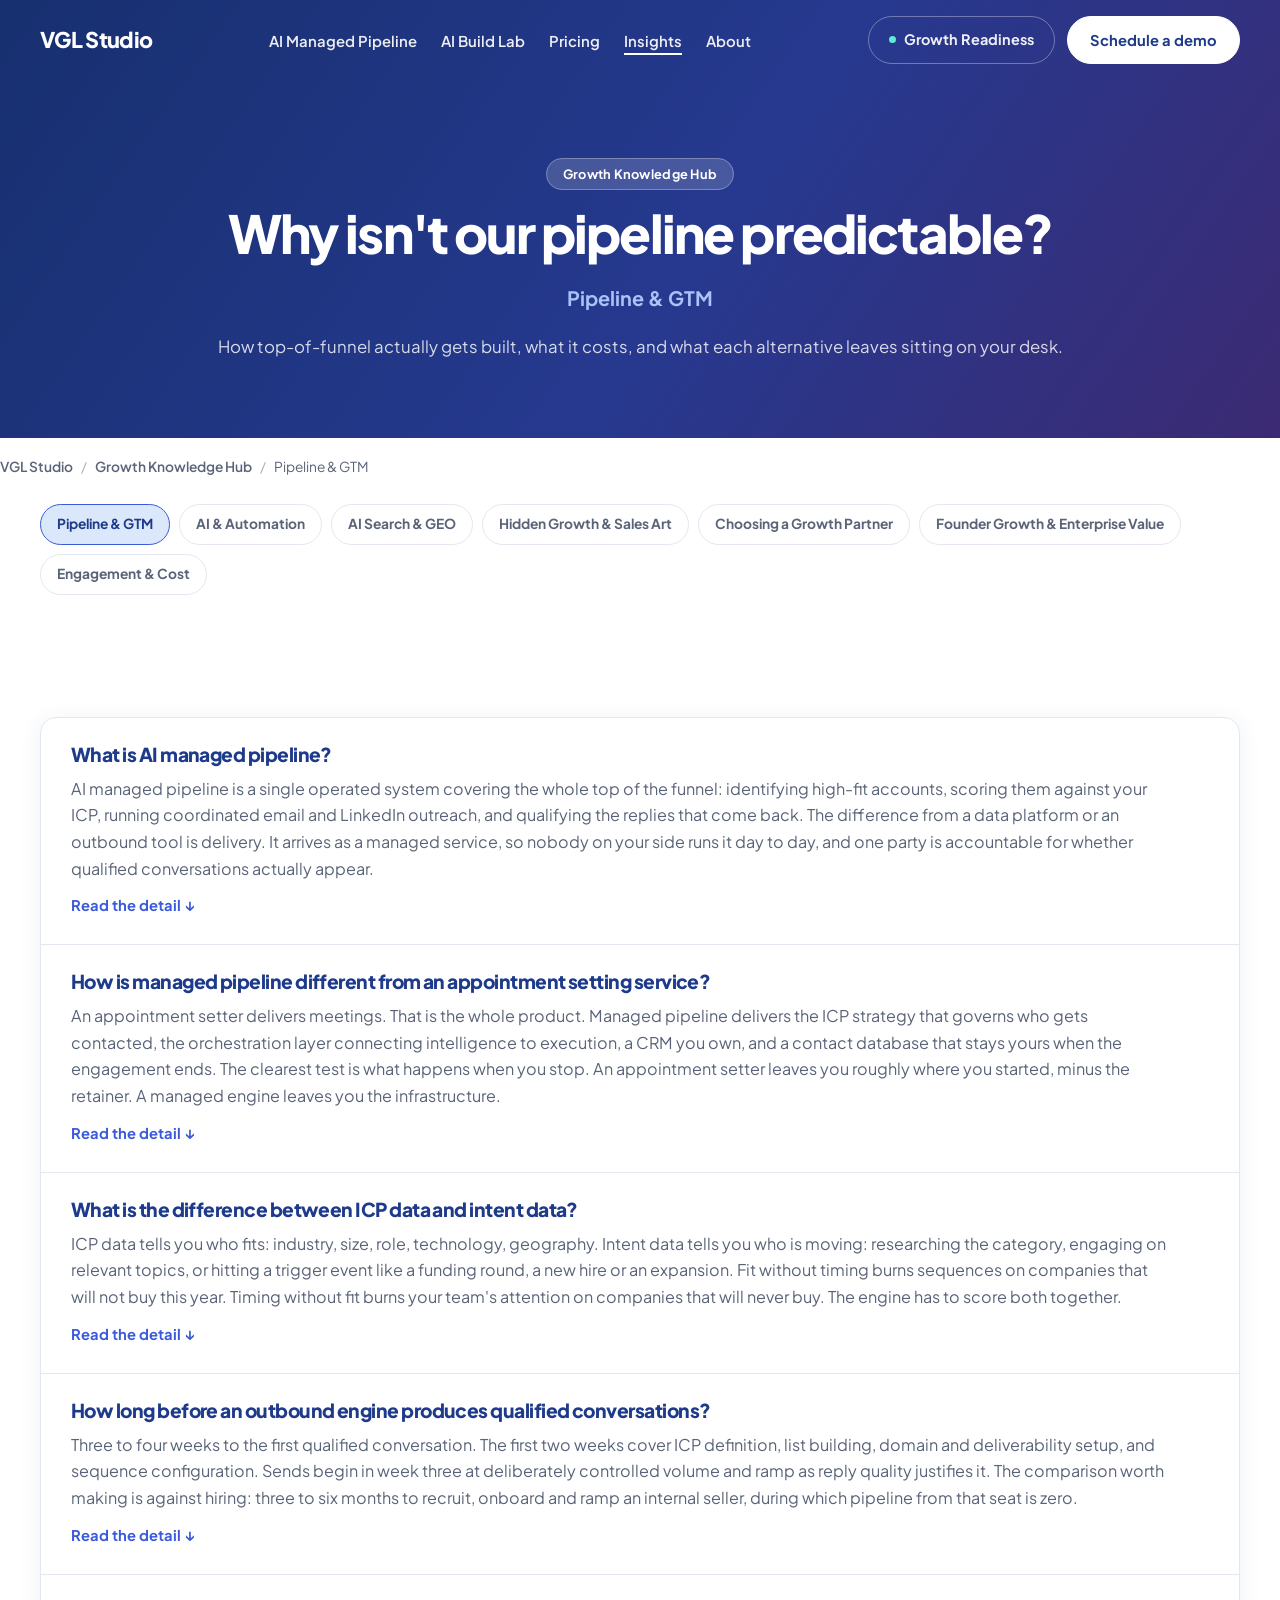
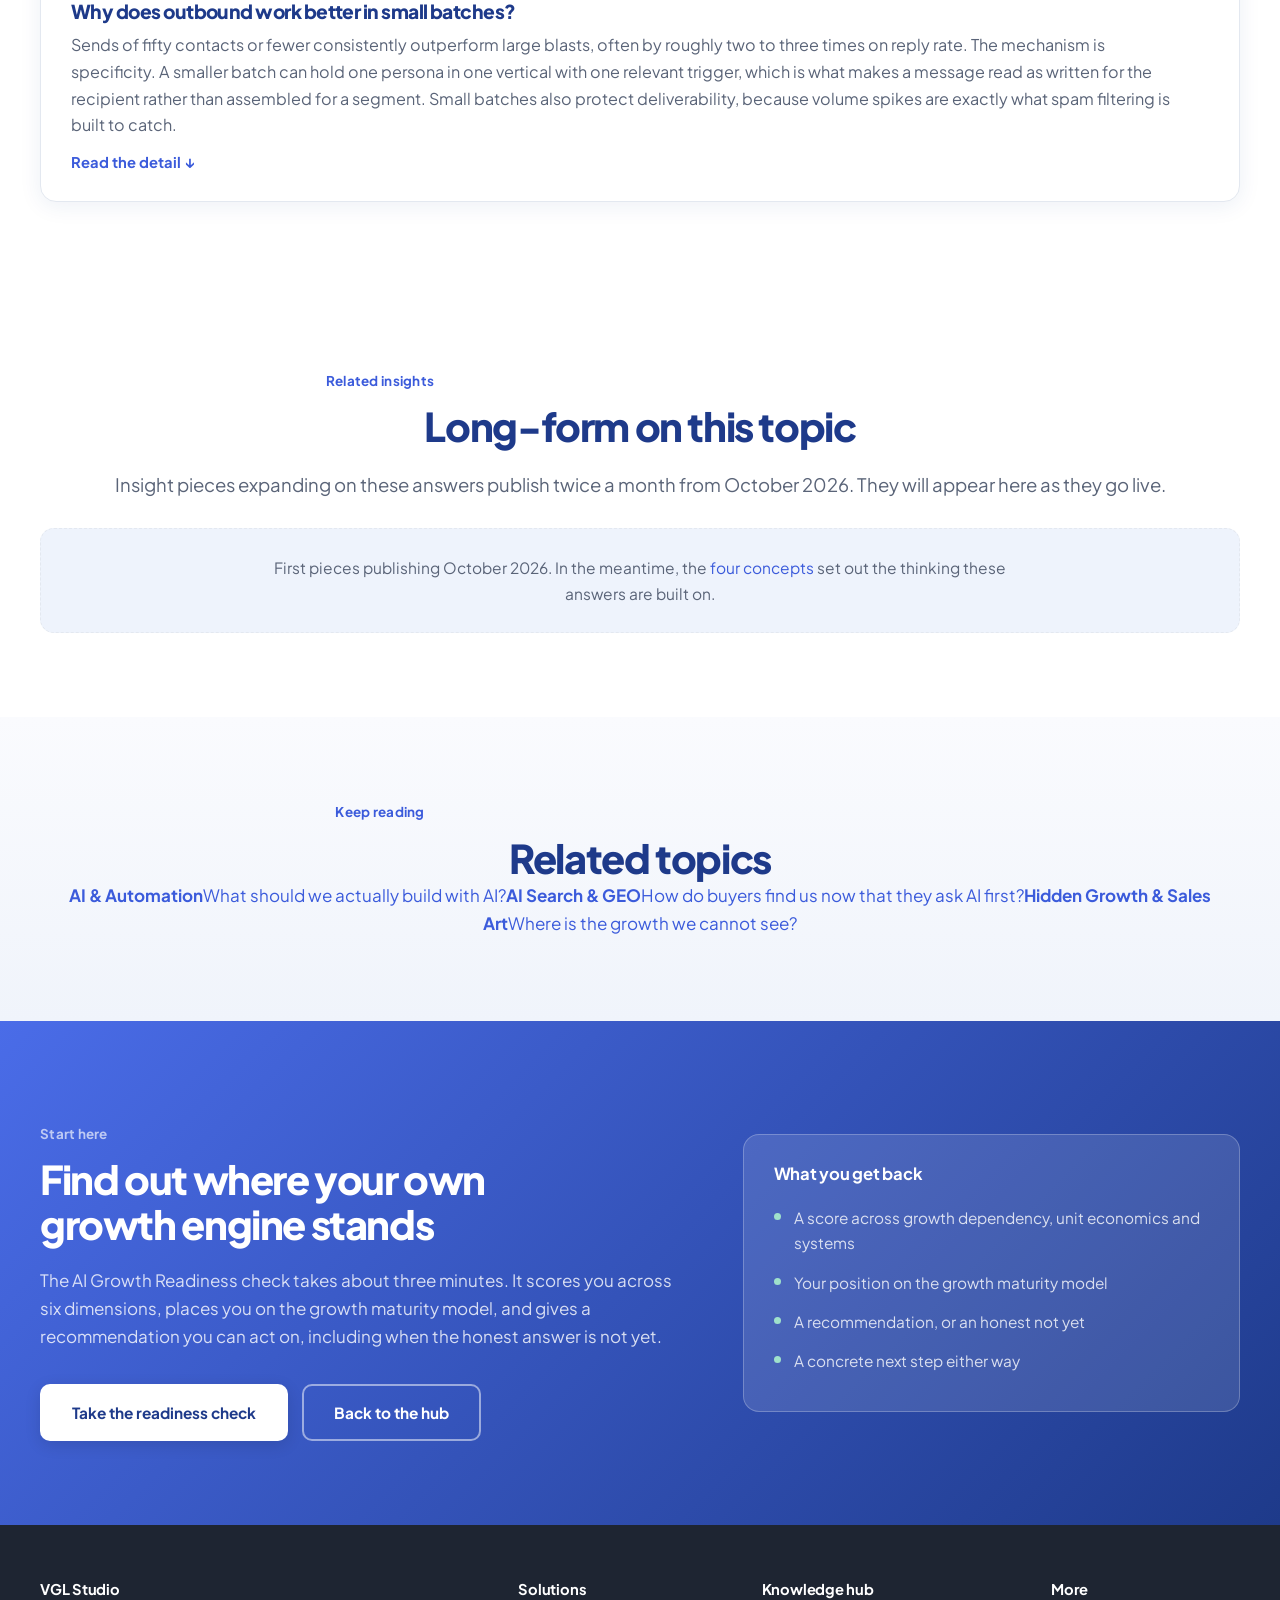
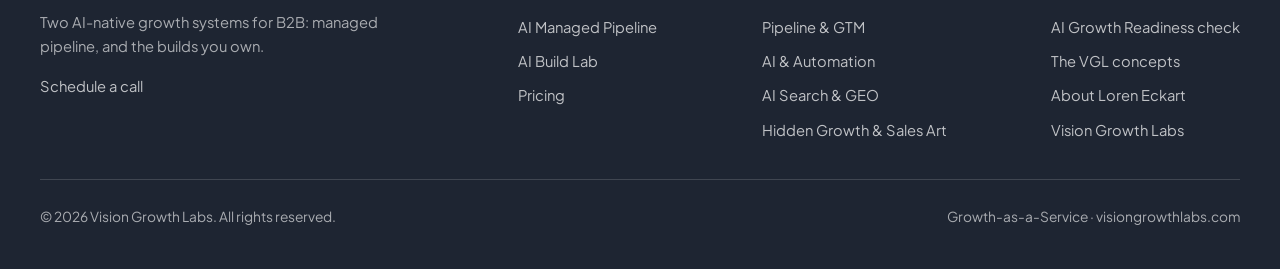
<file: insights/pipeline-gtm.html>
<!DOCTYPE html>
<html lang="en">
<head>
<!-- Google tag (gtag.js) -->
<script async src="https://www.googletagmanager.com/gtag/js?id=G-7WKP0EM36C"></script>
<script>
  window.dataLayer = window.dataLayer || [];
  function gtag(){dataLayer.push(arguments);}
  gtag('js', new Date());
  gtag('config', 'G-7WKP0EM36C');
</script>
<meta charset="UTF-8">
<meta name="viewport" content="width=device-width, initial-scale=1.0">
<title>Pipeline & GTM | VGL Growth Knowledge Hub</title>
<meta name="description" content="How top-of-funnel actually gets built, what it costs, and what each alternative leaves sitting on your desk.">
<link rel="canonical" href="https://vglstudio.ai/insights/pipeline-gtm">
<meta name="robots" content="index, follow">
<meta property="og:type" content="article">
<meta property="og:url" content="https://vglstudio.ai/insights/pipeline-gtm">
<meta property="og:title" content="Pipeline & GTM | VGL Growth Knowledge Hub">
<meta property="og:description" content="How top-of-funnel actually gets built, what it costs, and what each alternative leaves sitting on your desk.">
<meta property="og:site_name" content="VGL Studio">
<meta name="twitter:card" content="summary_large_image">
<meta name="twitter:title" content="Pipeline & GTM | VGL Growth Knowledge Hub">
<meta name="twitter:description" content="How top-of-funnel actually gets built, what it costs, and what each alternative leaves sitting on your desk.">
<meta property="og:image" content="https://vglstudio.ai/images/og-vgl-studio.jpg">
<meta property="og:image:width" content="1200">
<meta property="og:image:height" content="630">
<meta name="twitter:image" content="https://vglstudio.ai/images/og-vgl-studio.jpg">
<link rel="preconnect" href="https://fonts.googleapis.com">
<link rel="preconnect" href="https://fonts.gstatic.com" crossorigin>
<link href="https://fonts.googleapis.com/css2?family=Plus+Jakarta+Sans:wght@400;500;600;700;800&display=swap" rel="stylesheet">
<link rel="stylesheet" href="/styles.css">
<script type="application/ld+json">
{
  "@context": "https://schema.org",
  "@graph": [
    {
      "@type": "Article",
      "headline": "Pipeline & GTM \u2014 VGL Growth Knowledge Hub",
      "description": "How top-of-funnel actually gets built, what it costs, and what each alternative leaves sitting on your desk.",
      "author": {
        "@type": "Person",
        "name": "Loren Eckart",
        "url": "https://vglstudio.ai/about"
      },
      "publisher": {
        "@type": "Organization",
        "name": "VGL Studio",
        "url": "https://vglstudio.ai/"
      },
      "dateModified": "2026-09-12",
      "mainEntityOfPage": "https://vglstudio.ai/insights/pipeline-gtm"
    },
    {
      "@type": "BreadcrumbList",
      "itemListElement": [
        {
          "@type": "ListItem",
          "position": 1,
          "name": "VGL Studio",
          "item": "https://vglstudio.ai/"
        },
        {
          "@type": "ListItem",
          "position": 2,
          "name": "Growth Knowledge Hub",
          "item": "https://vglstudio.ai/insights"
        },
        {
          "@type": "ListItem",
          "position": 3,
          "name": "Pipeline & GTM",
          "item": "https://vglstudio.ai/insights/pipeline-gtm"
        }
      ]
    },
    {
      "@type": "FAQPage",
      "mainEntity": [
        {
          "@type": "Question",
          "name": "What is AI managed pipeline?",
          "acceptedAnswer": {
            "@type": "Answer",
            "text": "AI managed pipeline is a single operated system covering the whole top of the funnel: identifying high-fit accounts, scoring them against your ICP, running coordinated email and LinkedIn outreach, and qualifying the replies that come back. The difference from a data platform or an outbound tool is delivery. It arrives as a managed service, so nobody on your side runs it day to day, and one party is accountable for whether qualified conversations actually appear."
          }
        },
        {
          "@type": "Question",
          "name": "How is managed pipeline different from an appointment setting service?",
          "acceptedAnswer": {
            "@type": "Answer",
            "text": "An appointment setter delivers meetings. That is the whole product. Managed pipeline delivers the ICP strategy that governs who gets contacted, the orchestration layer connecting intelligence to execution, a CRM you own, and a contact database that stays yours when the engagement ends. The clearest test is what happens when you stop. An appointment setter leaves you roughly where you started, minus the retainer. A managed engine leaves you the infrastructure."
          }
        },
        {
          "@type": "Question",
          "name": "What is the difference between ICP data and intent data?",
          "acceptedAnswer": {
            "@type": "Answer",
            "text": "ICP data tells you who fits: industry, size, role, technology, geography. Intent data tells you who is moving: researching the category, engaging on relevant topics, or hitting a trigger event like a funding round, a new hire or an expansion. Fit without timing burns sequences on companies that will not buy this year. Timing without fit burns your team's attention on companies that will never buy. The engine has to score both together."
          }
        },
        {
          "@type": "Question",
          "name": "How long before an outbound engine produces qualified conversations?",
          "acceptedAnswer": {
            "@type": "Answer",
            "text": "Three to four weeks to the first qualified conversation. The first two weeks cover ICP definition, list building, domain and deliverability setup, and sequence configuration. Sends begin in week three at deliberately controlled volume and ramp as reply quality justifies it. The comparison worth making is against hiring: three to six months to recruit, onboard and ramp an internal seller, during which pipeline from that seat is zero."
          }
        },
        {
          "@type": "Question",
          "name": "Why does outbound work better in small batches?",
          "acceptedAnswer": {
            "@type": "Answer",
            "text": "Sends of fifty contacts or fewer consistently outperform large blasts, often by roughly two to three times on reply rate. The mechanism is specificity. A smaller batch can hold one persona in one vertical with one relevant trigger, which is what makes a message read as written for the recipient rather than assembled for a segment. Small batches also protect deliverability, because volume spikes are exactly what spam filtering is built to catch."
          }
        }
      ]
    }
  ]
}
</script>
</head>
<body>
<a class="skip" href="#main">Skip to content</a>
<header id="siteheader">
  <div class="wrap nav">
    <a class="brand" href="/">VGL Studio</a>
    <button class="navtoggle" id="navtoggle" aria-label="Open menu" aria-expanded="false"><span></span><span></span><span></span></button>
    <nav aria-label="Primary" id="primarynav">
      <ul>
        <li><a href="/ai-managed-pipeline">AI Managed Pipeline</a></li>
        <li><a href="/ai-build-lab">AI Build Lab</a></li>
        <li><a href="/pricing">Pricing</a></li>
        <li><a class="here" href="/insights">Insights</a></li>
        <li><a href="/about">About</a></li>
      </ul>
    </nav>
    <div class="navactions">
      <a class="nav-diag" href="/readiness"><span class="dot"></span>Growth Readiness</a>
      <a class="nav-cta" href="https://api.leadconnectorhq.com/widget/bookings/loren-eckart">Schedule a demo</a>
    </div>
  </div>
</header>
<main id="main">
<section class="phero phero-hub">
  <div class="wrap">
    <span class="pill">Growth Knowledge Hub</span>
    <h1>Why isn't our pipeline predictable?</h1>
    <p class="sub">Pipeline & GTM</p>
    <p class="deck">How top-of-funnel actually gets built, what it costs, and what each alternative leaves sitting on your desk.</p>
  </div>
</section>

<div class="wrap crumbs">
  <a href="/">VGL Studio</a><span>/</span><a href="/insights">Growth Knowledge Hub</a><span>/</span>Pipeline & GTM
</div>

<div class="wrap"><div class="hubchips"><a class="chip2 on" href="/insights/pipeline-gtm">Pipeline &amp; GTM</a><a class="chip2" href="/insights/ai-automation">AI &amp; Automation</a><a class="chip2" href="/insights/ai-search-geo">AI Search &amp; GEO</a><a class="chip2" href="/insights/hidden-growth">Hidden Growth &amp; Sales Art</a><a class="chip2" href="/insights/choosing-a-partner">Choosing a Growth Partner</a><a class="chip2" href="/insights/founder-growth">Founder Growth &amp; Enterprise Value</a><a class="chip2" href="/insights/engagement-cost">Engagement &amp; Cost</a></div></div>

<section class="band">
  <div class="wrap">
    <div class="faqlist">
      <div class="faqitem">
        <h2 class="faq-q-h" id="what-is-ai-managed-pipeline">What is AI managed pipeline?</h2>
        <p class="faq-a">AI managed pipeline is a single operated system covering the whole top of the funnel: identifying high-fit accounts, scoring them against your ICP, running coordinated email and LinkedIn outreach, and qualifying the replies that come back. The difference from a data platform or an outbound tool is delivery. It arrives as a managed service, so nobody on your side runs it day to day, and one party is accountable for whether qualified conversations actually appear.</p>
        <button class="faq-more" aria-expanded="false" aria-controls="pipeline-gtm-d1">Read the detail &darr;</button>
        <div class="faq-depth" id="pipeline-gtm-d1">
          <h3>Why it matters</h3>
          <p>A platform gives you access and leaves the outcome to you. Three months later the seats are half used and the renewal is still due.</p>
          <p>A managed engine inverts that. What you buy is a number of conversations with people who fit your ICP, produced by a system somebody else operates and reports on.</p>
          <h3>What to look at</h3>
          <ul class="speclist"><li>Who owns the pipeline stages, not just the tools</li><li>Whether scoring produces a documented reason or a number</li><li>What happens to the data when the engagement ends</li></ul>
          <h3>The VGL perspective</h3>
          <p class="persp">Most companies do not have a tooling problem. They have an ownership problem wearing a tooling costume. Adding a sixth vendor to a stack nobody orchestrates makes the seams worse, not better.</p>
          <p style="margin-top:14px"><a href="/ai-managed-pipeline#what-is-ai-managed-pipeline">See this in full context &rarr;</a></p>
        </div>
      </div>
      <div class="faqitem">
        <h2 class="faq-q-h" id="how-is-managed-pipeline-different-from-an-appointment-setting-service">How is managed pipeline different from an appointment setting service?</h2>
        <p class="faq-a">An appointment setter delivers meetings. That is the whole product. Managed pipeline delivers the ICP strategy that governs who gets contacted, the orchestration layer connecting intelligence to execution, a CRM you own, and a contact database that stays yours when the engagement ends. The clearest test is what happens when you stop. An appointment setter leaves you roughly where you started, minus the retainer. A managed engine leaves you the infrastructure.</p>
        <button class="faq-more" aria-expanded="false" aria-controls="pipeline-gtm-d2">Read the detail &darr;</button>
        <div class="faq-depth" id="pipeline-gtm-d2">
          <h3>Why it matters</h3>
          <p>Appointment setting typically runs $6,000 to $10,000 a month and is measured in meetings booked. That metric is easy to hit and easy to hit badly, because a meeting with a poor-fit account counts the same as a meeting with a perfect one.</p>
          <p>Scoring every contact against a documented ICP reason, then filtering low fit before it reaches your team, is what separates a conversation worth having from a calendar hold.</p>
          <h3>What to look at</h3>
          <ul class="speclist"><li>What the engagement leaves behind when it ends</li><li>Whether meetings are scored for fit or counted</li><li>Who holds the contact database and sequence history</li></ul>
          <h3>Worked example: the same month, two ways</h3>
          <p>An appointment setter at $8,000 books you twelve meetings. Four are with companies that were never going to buy, three are with the wrong seniority, and five are real. You take the five, and the eleven months of targeting knowledge that produced them stays inside the agency.</p>
          <p>A managed engagement at $4,000 contacts fewer companies, scores each against a documented ICP reason, and produces seven conversations. Five are real. The difference in outcome that month is marginal.</p>
          <p>The difference shows up at month fourteen. In one case you own a scored contact database, a CRM with sequence history, and a documented view of which segments reply. In the other you own a list of names you met.</p>
          <p>That asymmetry compounds in a direction most buyers never model. A scored database gets more accurate every month, because every reply and every non-reply is evidence about which segments respond and which do not. A list of names does not improve. It ages. By the second year the difference is not a preference, it is a difference in what the company actually owns, and it shows up directly in how quickly a new seller becomes productive and how confidently you can enter an adjacent segment.</p>
          <p>None of this makes appointment setting a bad purchase. It makes it a different purchase, and one worth choosing deliberately rather than by default when the two are presented at similar prices.</p>
          <h3>The VGL perspective</h3>
          <p class="persp">We price against appointment setting deliberately, because that is the honest comparison most buyers are actually making. At the narrow edge the cost gap is small. The scope gap is not.</p>
          <p style="margin-top:14px"><a href="/ai-managed-pipeline#vs-appointment-setting">See this in full context &rarr;</a></p>
        </div>
      </div>
      <div class="faqitem">
        <h2 class="faq-q-h" id="what-is-the-difference-between-icp-data-and-intent-data">What is the difference between ICP data and intent data?</h2>
        <p class="faq-a">ICP data tells you who fits: industry, size, role, technology, geography. Intent data tells you who is moving: researching the category, engaging on relevant topics, or hitting a trigger event like a funding round, a new hire or an expansion. Fit without timing burns sequences on companies that will not buy this year. Timing without fit burns your team's attention on companies that will never buy. The engine has to score both together.</p>
        <button class="faq-more" aria-expanded="false" aria-controls="pipeline-gtm-d3">Read the detail &darr;</button>
        <div class="faq-depth" id="pipeline-gtm-d3">
          <h3>Why it matters</h3>
          <p>Most stacks buy one and improvise the other. A data platform sells fit. An intent vendor sells timing. Neither scores them together, so prioritisation quietly falls to whoever is building the list that week.</p>
          <p>Trigger-based sends inside 24 to 48 hours of an event outperform untimed outreach by a wide margin, which is only possible if the two data types are scored in the same system.</p>
          <h3>What to look at</h3>
          <ul class="speclist"><li>Whether both data types feed one score</li><li>How quickly a trigger event turns into a send</li><li>Whether the score carries a documented reason</li></ul>
          <h3>The VGL perspective</h3>
          <p class="persp">Fit and timing are the two halves of the same decision, and almost nobody buys them as one purchase. That gap is why so much outbound is technically well executed and commercially pointless.</p>
          <p style="margin-top:14px"><a href="/ai-managed-pipeline#icp-vs-intent-data">See this in full context &rarr;</a></p>
        </div>
      </div>
      <div class="faqitem">
        <h2 class="faq-q-h" id="how-long-before-an-outbound-engine-produces-qualified-conversations">How long before an outbound engine produces qualified conversations?</h2>
        <p class="faq-a">Three to four weeks to the first qualified conversation. The first two weeks cover ICP definition, list building, domain and deliverability setup, and sequence configuration. Sends begin in week three at deliberately controlled volume and ramp as reply quality justifies it. The comparison worth making is against hiring: three to six months to recruit, onboard and ramp an internal seller, during which pipeline from that seat is zero.</p>
        <button class="faq-more" aria-expanded="false" aria-controls="pipeline-gtm-d4">Read the detail &darr;</button>
        <div class="faq-depth" id="pipeline-gtm-d4">
          <h3>Why it matters</h3>
          <p>Domain warmup is the part that cannot be compressed. Opening the tap early damages inbox placement, and placement problems take longer to undo than they take to cause.</p>
          <p>Volume then ramps as a function of signal quality rather than capacity. Batches of fifty or fewer consistently outperform large sends, so scaling means more segments rather than bigger ones.</p>
          <h3>What to look at</h3>
          <ul class="speclist"><li>Whether the domain is warmed before any campaign volume</li><li>Bounce rate held under 2% and complaints under 0.1%</li><li>Batch size discipline as volume grows</li></ul>
          <h3>The VGL perspective</h3>
          <p class="persp">Speed to first conversation is the metric we care about, and the setup weeks are not padding. Everything that goes wrong in outbound goes wrong because somebody skipped them.</p>
          <p style="margin-top:14px"><a href="/ai-managed-pipeline#how-long-to-pipeline">See this in full context &rarr;</a></p>
        </div>
      </div>
      <div class="faqitem">
        <h2 class="faq-q-h" id="why-does-outbound-work-better-in-small-batches">Why does outbound work better in small batches?</h2>
        <p class="faq-a">Sends of fifty contacts or fewer consistently outperform large blasts, often by roughly two to three times on reply rate. The mechanism is specificity. A smaller batch can hold one persona in one vertical with one relevant trigger, which is what makes a message read as written for the recipient rather than assembled for a segment. Small batches also protect deliverability, because volume spikes are exactly what spam filtering is built to catch.</p>
        <button class="faq-more" aria-expanded="false" aria-controls="pipeline-gtm-d5">Read the detail &darr;</button>
        <div class="faq-depth" id="pipeline-gtm-d5">
          <h3>Why it matters</h3>
          <p>Industry benchmark reply rates sit around 3.4%. Tightly segmented small batches land between 8% and 12% when persona and vertical specificity are both present.</p>
          <p>The discipline is harder than the tactic. Small batches mean more segments, more variants and more judgment per send, which is why most teams drift back to volume within a quarter.</p>
          <h3>What to look at</h3>
          <ul class="speclist"><li>One persona, one vertical, one trigger per batch</li><li>Send caps held at 30 per inbox per day</li><li>More segments rather than larger ones as you scale</li></ul>
          <h3>The VGL perspective</h3>
          <p class="persp">This is the clearest case where the AI-native version of a motion is not simply the faster version. AI makes the segmentation affordable. The discipline to use it is still a human decision.</p>
        </div>
      </div>
    </div>
  </div>
</section>

<section class="band">
  <div class="wrap">
    <div class="center">
      <p class="eyebrow">Related insights</p>
      <h2>Long-form on this topic</h2>
      <p class="lead">Insight pieces expanding on these answers publish twice a month from October 2026. They will appear here as they go live.</p>
    </div>
    <div class="insightstrip" data-insights-for="pipeline-gtm">
      <p class="stripempty">First pieces publishing October 2026. In the meantime, the <a href="/insights/vgl-concepts">four concepts</a> set out the thinking these answers are built on.</p>
    </div>
  </div>
</section>

<section class="band detailband">
  <div class="wrap center">
    <p class="eyebrow">Keep reading</p>
    <h2>Related topics</h2>
    <div class="clusternav"><a class="clusterlink" href="/insights/ai-automation"><strong>AI &amp; Automation</strong><span>What should we actually build with AI?</span></a><a class="clusterlink" href="/insights/ai-search-geo"><strong>AI Search &amp; GEO</strong><span>How do buyers find us now that they ask AI first?</span></a><a class="clusterlink" href="/insights/hidden-growth"><strong>Hidden Growth &amp; Sales Art</strong><span>Where is the growth we cannot see?</span></a></div>
  </div>
</section>

<section class="band readiness">
  <div class="wrap inner">
    <div>
      <p class="eyebrow" style="color:rgba(255,255,255,0.65)">Start here</p>
      <h2>Find out where your own growth engine stands</h2>
      <p>The AI Growth Readiness check takes about three minutes. It scores you across six dimensions, places you on the growth maturity model, and gives a recommendation you can act on, including when the honest answer is not yet.</p>
      <div class="btns">
        <a class="btn btn-light" href="/readiness">Take the readiness check</a>
        <a class="btn btn-outline-light" href="/insights">Back to the hub</a>
      </div>
    </div>
    <div class="rcard">
      <h4>What you get back</h4>
      <ul>
        <li>A score across growth dependency, unit economics and systems</li>
        <li>Your position on the growth maturity model</li>
        <li>A recommendation, or an honest not yet</li>
        <li>A concrete next step either way</li>
      </ul>
    </div>
  </div>
</section>

</main>
<footer>
  <div class="wrap">
    <div class="fgrid">
      <div>
        <h4>VGL Studio</h4>
        <p style="max-width:34ch">Two AI-native growth systems for B2B: managed pipeline, and the builds you own.</p>
        <p style="margin-top:16px"><a href="https://api.leadconnectorhq.com/widget/bookings/loren-eckart">Schedule a call</a></p>
      </div>
      <div>
        <h4>Solutions</h4>
        <ul>
          <li><a href="/ai-managed-pipeline">AI Managed Pipeline</a></li>
          <li><a href="/ai-build-lab">AI Build Lab</a></li>
          <li><a href="/pricing">Pricing</a></li>
        </ul>
      </div>
      <div>
        <h4>Knowledge hub</h4>
        <ul>
          <li><a href="/insights/pipeline-gtm">Pipeline &amp; GTM</a></li>
          <li><a href="/insights/ai-automation">AI &amp; Automation</a></li>
          <li><a href="/insights/ai-search-geo">AI Search &amp; GEO</a></li>
          <li><a href="/insights/hidden-growth">Hidden Growth &amp; Sales Art</a></li>
        </ul>
      </div>
      <div>
        <h4>More</h4>
        <ul>
          <li><a href="/readiness">AI Growth Readiness check</a></li>
          <li><a href="/insights/vgl-concepts">The VGL concepts</a></li>
          <li><a href="/about">About Loren Eckart</a></li>
          <li><a href="https://visiongrowthlabs.com">Vision Growth Labs</a></li>
        </ul>
      </div>
    </div>
    <div class="fbot">
      <span>&copy; 2026 Vision Growth Labs. All rights reserved.</span>
      <span>Growth-as-a-Service &middot; visiongrowthlabs.com</span>
    </div>
  </div>
</footer>
<script>
(function(){
  var hdr=document.getElementById('siteheader');
  function onScroll(){ hdr.classList.toggle('scrolled', window.scrollY>60); }
  window.addEventListener('scroll',onScroll,{passive:true}); onScroll();

  var tg=document.getElementById('navtoggle'), nv=document.getElementById('primarynav');
  if(tg&&nv){ tg.addEventListener('click',function(){
    var open=nv.classList.toggle('open');
    tg.setAttribute('aria-expanded',open?'true':'false');
    tg.classList.toggle('on',open);
    hdr.classList.toggle('navopen',open);
  }); }

  document.querySelectorAll('.faq-more').forEach(function(btn){
    btn.addEventListener('click',function(){
      var p=document.getElementById(btn.getAttribute('aria-controls'));
      var open=p.classList.toggle('open');
      btn.setAttribute('aria-expanded',open?'true':'false');
      btn.innerHTML = open ? 'Show less &uarr;' : 'Read the detail &darr;';
    });
  });
})();
</script>
<script>
/* GA4: booking clicks */
document.addEventListener('click', function (e) {
  if (typeof gtag !== 'function') return;
  var a = e.target.closest('a');
  if (!a) return;
  var href = a.getAttribute('href') || '';
  if (/meetings\.hubspot\.com|leadconnectorhq\.com\/widget\/bookings/.test(href)) {
    gtag('event', 'book_call_click', { link_text: (a.textContent || '').trim().replace(/\s+/g, ' ').slice(0, 60), page_path: location.pathname });
  }
}, true);
</script>
</body>
</html>
</file>
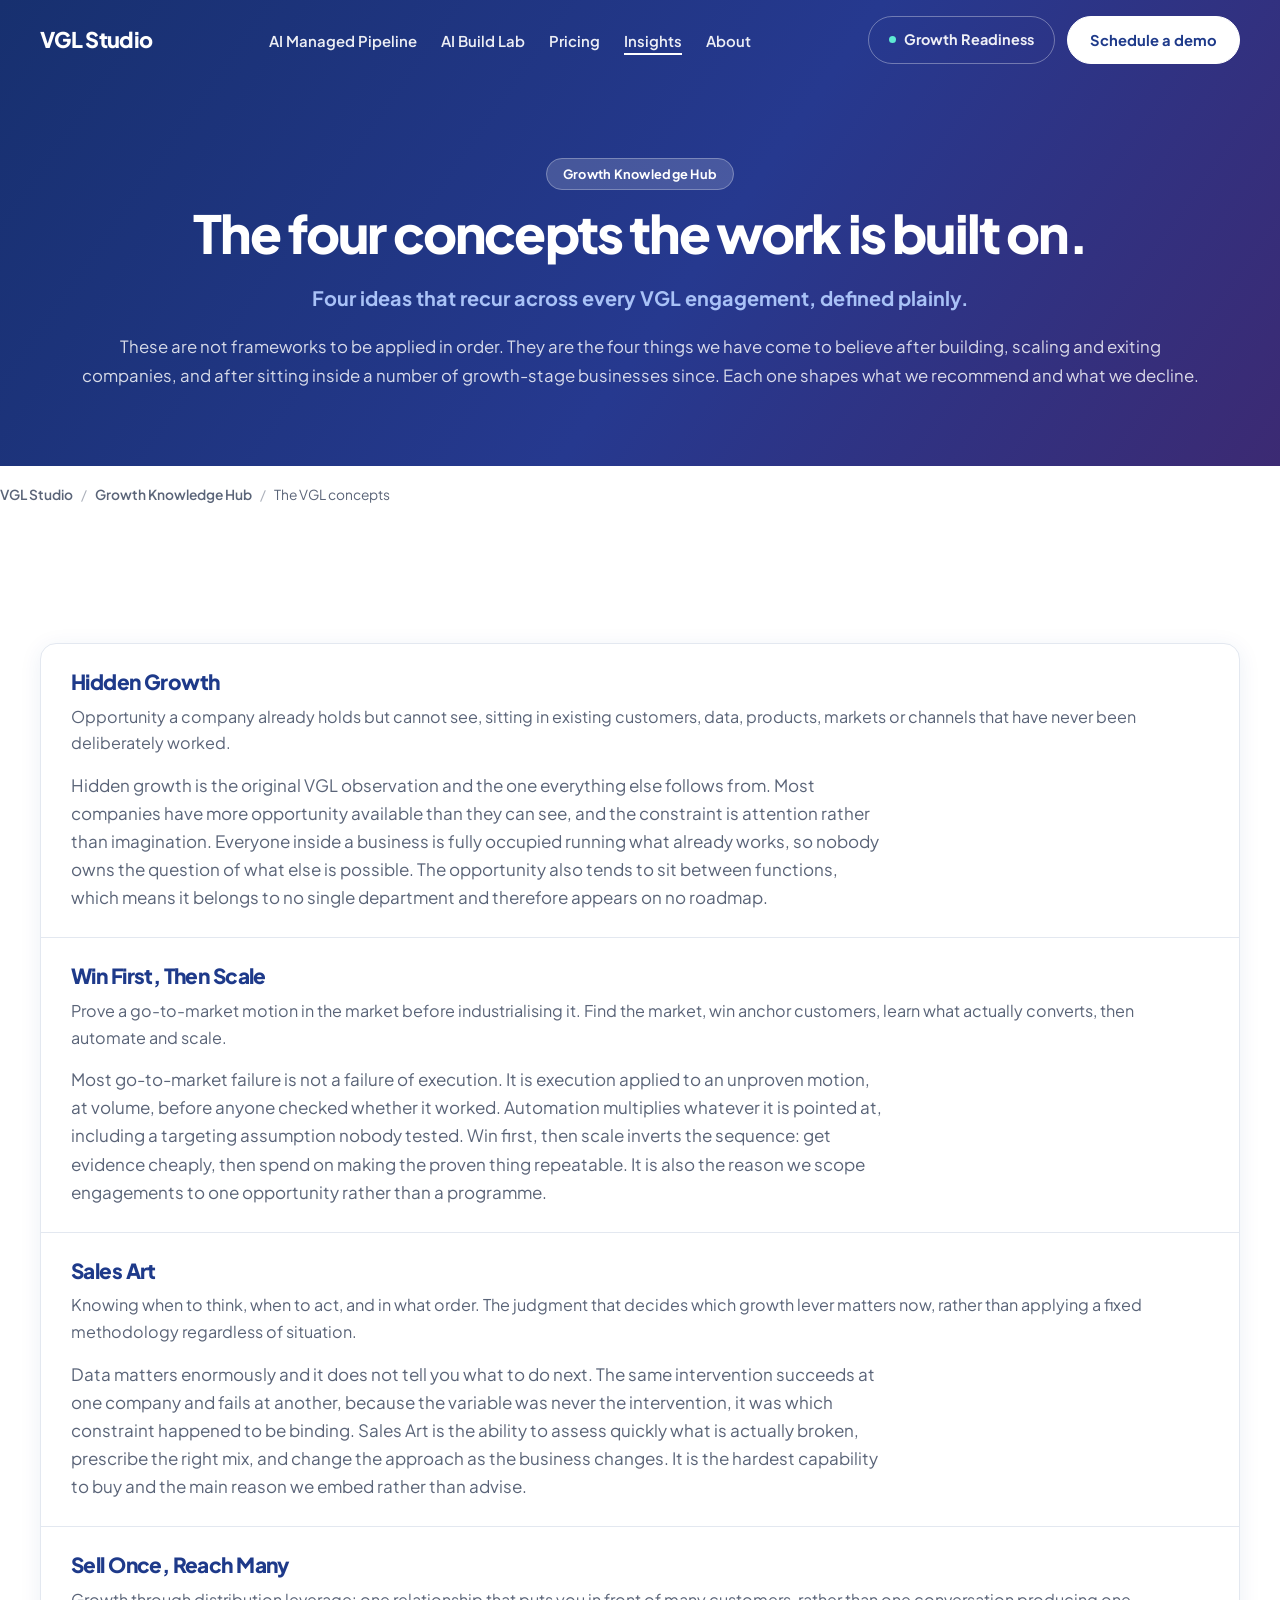
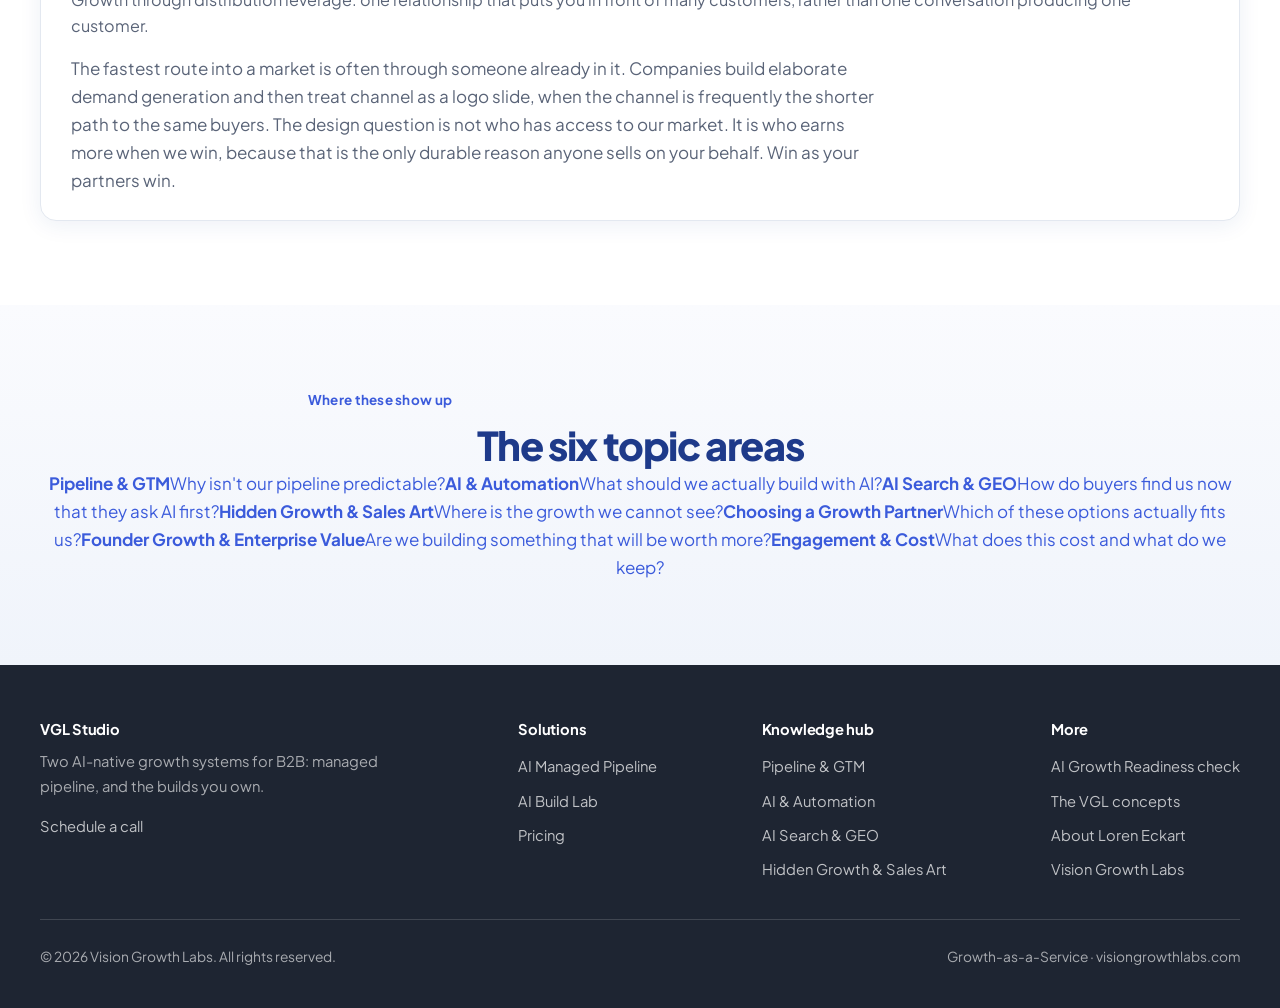
<file: insights/vgl-concepts.html>
<!DOCTYPE html>
<html lang="en">
<head>
<!-- Google tag (gtag.js) -->
<script async src="https://www.googletagmanager.com/gtag/js?id=G-7WKP0EM36C"></script>
<script>
  window.dataLayer = window.dataLayer || [];
  function gtag(){dataLayer.push(arguments);}
  gtag('js', new Date());
  gtag('config', 'G-7WKP0EM36C');
</script>
<meta charset="UTF-8">
<meta name="viewport" content="width=device-width, initial-scale=1.0">
<title>The Four VGL Concepts | Hidden Growth, Win First Then Scale, Sales Art</title>
<meta name="description" content="Definitions of the four ideas VGL growth work is built on: Hidden Growth, Win First Then Scale, Sales Art, and Sell Once Reach Many.">
<link rel="canonical" href="https://vglstudio.ai/insights/vgl-concepts">
<meta name="robots" content="index, follow">
<meta property="og:type" content="article">
<meta property="og:url" content="https://vglstudio.ai/insights/vgl-concepts">
<meta property="og:title" content="The Four VGL Concepts | Hidden Growth, Win First Then Scale, Sales Art">
<meta property="og:description" content="Definitions of the four ideas VGL growth work is built on: Hidden Growth, Win First Then Scale, Sales Art, and Sell Once Reach Many.">
<meta property="og:site_name" content="VGL Studio">
<meta name="twitter:card" content="summary_large_image">
<meta name="twitter:title" content="The Four VGL Concepts | Hidden Growth, Win First Then Scale, Sales Art">
<meta name="twitter:description" content="Definitions of the four ideas VGL growth work is built on: Hidden Growth, Win First Then Scale, Sales Art, and Sell Once Reach Many.">
<meta property="og:image" content="https://vglstudio.ai/images/og-vgl-studio.jpg">
<meta property="og:image:width" content="1200">
<meta property="og:image:height" content="630">
<meta name="twitter:image" content="https://vglstudio.ai/images/og-vgl-studio.jpg">
<link rel="preconnect" href="https://fonts.googleapis.com">
<link rel="preconnect" href="https://fonts.gstatic.com" crossorigin>
<link href="https://fonts.googleapis.com/css2?family=Plus+Jakarta+Sans:wght@400;500;600;700;800&display=swap" rel="stylesheet">
<link rel="stylesheet" href="/styles.css">
<script type="application/ld+json">
{
  "@context": "https://schema.org",
  "@graph": [
    {
      "@type": "Article",
      "headline": "The four VGL concepts",
      "description": "Definitions of the four ideas VGL growth work is built on: Hidden Growth, Win First Then Scale, Sales Art, and Sell Once Reach Many.",
      "author": {
        "@type": "Person",
        "name": "Loren Eckart",
        "url": "https://vglstudio.ai/about"
      },
      "publisher": {
        "@type": "Organization",
        "name": "VGL Studio",
        "url": "https://vglstudio.ai/"
      },
      "dateModified": "2026-09-12",
      "mainEntityOfPage": "https://vglstudio.ai/insights/vgl-concepts"
    },
    {
      "@type": "BreadcrumbList",
      "itemListElement": [
        {
          "@type": "ListItem",
          "position": 1,
          "name": "VGL Studio",
          "item": "https://vglstudio.ai/"
        },
        {
          "@type": "ListItem",
          "position": 2,
          "name": "Growth Knowledge Hub",
          "item": "https://vglstudio.ai/insights"
        },
        {
          "@type": "ListItem",
          "position": 3,
          "name": "The VGL concepts",
          "item": "https://vglstudio.ai/insights/vgl-concepts"
        }
      ]
    },
    {
      "@type": "DefinedTermSet",
      "name": "VGL growth concepts",
      "url": "https://vglstudio.ai/insights/vgl-concepts",
      "hasDefinedTerm": [
        {
          "@type": "DefinedTerm",
          "name": "Hidden Growth",
          "description": "Opportunity a company already holds but cannot see, sitting in existing customers, data, products, markets or channels that have never been deliberately worked.",
          "url": "https://vglstudio.ai/insights/vgl-concepts#hidden-growth-concept"
        },
        {
          "@type": "DefinedTerm",
          "name": "Win First, Then Scale",
          "description": "Prove a go-to-market motion in the market before industrialising it. Find the market, win anchor customers, learn what actually converts, then automate and scale.",
          "url": "https://vglstudio.ai/insights/vgl-concepts#win-first-then-scale"
        },
        {
          "@type": "DefinedTerm",
          "name": "Sales Art",
          "description": "Knowing when to think, when to act, and in what order. The judgment that decides which growth lever matters now, rather than applying a fixed methodology regardless of situation.",
          "url": "https://vglstudio.ai/insights/vgl-concepts#sales-art"
        },
        {
          "@type": "DefinedTerm",
          "name": "Sell Once, Reach Many",
          "description": "Growth through distribution leverage: one relationship that puts you in front of many customers, rather than one conversation producing one customer.",
          "url": "https://vglstudio.ai/insights/vgl-concepts#sell-once-reach-many"
        }
      ]
    }
  ]
}
</script>
</head>
<body>
<a class="skip" href="#main">Skip to content</a>
<header id="siteheader">
  <div class="wrap nav">
    <a class="brand" href="/">VGL Studio</a>
    <button class="navtoggle" id="navtoggle" aria-label="Open menu" aria-expanded="false"><span></span><span></span><span></span></button>
    <nav aria-label="Primary" id="primarynav">
      <ul>
        <li><a href="/ai-managed-pipeline">AI Managed Pipeline</a></li>
        <li><a href="/ai-build-lab">AI Build Lab</a></li>
        <li><a href="/pricing">Pricing</a></li>
        <li><a class="here" href="/insights">Insights</a></li>
        <li><a href="/about">About</a></li>
      </ul>
    </nav>
    <div class="navactions">
      <a class="nav-diag" href="/readiness"><span class="dot"></span>Growth Readiness</a>
      <a class="nav-cta" href="https://api.leadconnectorhq.com/widget/bookings/loren-eckart">Schedule a demo</a>
    </div>
  </div>
</header>
<main id="main">
<section class="phero phero-hub">
  <div class="wrap">
    <span class="pill">Growth Knowledge Hub</span>
    <h1>The four concepts the work is built on.</h1>
    <p class="sub">Four ideas that recur across every VGL engagement, defined plainly.</p>
    <p class="deck">These are not frameworks to be applied in order. They are the four things we have come to believe after building, scaling and exiting companies, and after sitting inside a number of growth-stage businesses since. Each one shapes what we recommend and what we decline.</p>
  </div>
</section>

<div class="wrap crumbs">
  <a href="/">VGL Studio</a><span>/</span><a href="/insights">Growth Knowledge Hub</a><span>/</span>The VGL concepts
</div>

<section class="band">
  <div class="wrap">
    <div class="faqlist">
      <div class="faqitem">
        <h2 class="concept-h" id="hidden-growth-concept">Hidden Growth</h2>
        <p class="faq-a">Opportunity a company already holds but cannot see, sitting in existing customers, data, products, markets or channels that have never been deliberately worked.</p>
        <p style="margin-top:14px;color:var(--slate)">Hidden growth is the original VGL observation and the one everything else follows from. Most companies have more opportunity available than they can see, and the constraint is attention rather than imagination. Everyone inside a business is fully occupied running what already works, so nobody owns the question of what else is possible. The opportunity also tends to sit between functions, which means it belongs to no single department and therefore appears on no roadmap.</p>
      </div>
      <div class="faqitem">
        <h2 class="concept-h" id="win-first-then-scale">Win First, Then Scale</h2>
        <p class="faq-a">Prove a go-to-market motion in the market before industrialising it. Find the market, win anchor customers, learn what actually converts, then automate and scale.</p>
        <p style="margin-top:14px;color:var(--slate)">Most go-to-market failure is not a failure of execution. It is execution applied to an unproven motion, at volume, before anyone checked whether it worked. Automation multiplies whatever it is pointed at, including a targeting assumption nobody tested. Win first, then scale inverts the sequence: get evidence cheaply, then spend on making the proven thing repeatable. It is also the reason we scope engagements to one opportunity rather than a programme.</p>
      </div>
      <div class="faqitem">
        <h2 class="concept-h" id="sales-art">Sales Art</h2>
        <p class="faq-a">Knowing when to think, when to act, and in what order. The judgment that decides which growth lever matters now, rather than applying a fixed methodology regardless of situation.</p>
        <p style="margin-top:14px;color:var(--slate)">Data matters enormously and it does not tell you what to do next. The same intervention succeeds at one company and fails at another, because the variable was never the intervention, it was which constraint happened to be binding. Sales Art is the ability to assess quickly what is actually broken, prescribe the right mix, and change the approach as the business changes. It is the hardest capability to buy and the main reason we embed rather than advise.</p>
      </div>
      <div class="faqitem">
        <h2 class="concept-h" id="sell-once-reach-many">Sell Once, Reach Many</h2>
        <p class="faq-a">Growth through distribution leverage: one relationship that puts you in front of many customers, rather than one conversation producing one customer.</p>
        <p style="margin-top:14px;color:var(--slate)">The fastest route into a market is often through someone already in it. Companies build elaborate demand generation and then treat channel as a logo slide, when the channel is frequently the shorter path to the same buyers. The design question is not who has access to our market. It is who earns more when we win, because that is the only durable reason anyone sells on your behalf. Win as your partners win.</p>
      </div>
    </div>
  </div>
</section>

<section class="band detailband">
  <div class="wrap center">
    <p class="eyebrow">Where these show up</p>
    <h2>The six topic areas</h2>
    <div class="clusternav"><a class="clusterlink" href="/insights/pipeline-gtm"><strong>Pipeline &amp; GTM</strong><span>Why isn't our pipeline predictable?</span></a><a class="clusterlink" href="/insights/ai-automation"><strong>AI &amp; Automation</strong><span>What should we actually build with AI?</span></a><a class="clusterlink" href="/insights/ai-search-geo"><strong>AI Search &amp; GEO</strong><span>How do buyers find us now that they ask AI first?</span></a><a class="clusterlink" href="/insights/hidden-growth"><strong>Hidden Growth &amp; Sales Art</strong><span>Where is the growth we cannot see?</span></a><a class="clusterlink" href="/insights/choosing-a-partner"><strong>Choosing a Growth Partner</strong><span>Which of these options actually fits us?</span></a><a class="clusterlink" href="/insights/founder-growth"><strong>Founder Growth &amp; Enterprise Value</strong><span>Are we building something that will be worth more?</span></a><a class="clusterlink" href="/insights/engagement-cost"><strong>Engagement &amp; Cost</strong><span>What does this cost and what do we keep?</span></a></div>
  </div>
</section>

</main>
<footer>
  <div class="wrap">
    <div class="fgrid">
      <div>
        <h4>VGL Studio</h4>
        <p style="max-width:34ch">Two AI-native growth systems for B2B: managed pipeline, and the builds you own.</p>
        <p style="margin-top:16px"><a href="https://api.leadconnectorhq.com/widget/bookings/loren-eckart">Schedule a call</a></p>
      </div>
      <div>
        <h4>Solutions</h4>
        <ul>
          <li><a href="/ai-managed-pipeline">AI Managed Pipeline</a></li>
          <li><a href="/ai-build-lab">AI Build Lab</a></li>
          <li><a href="/pricing">Pricing</a></li>
        </ul>
      </div>
      <div>
        <h4>Knowledge hub</h4>
        <ul>
          <li><a href="/insights/pipeline-gtm">Pipeline &amp; GTM</a></li>
          <li><a href="/insights/ai-automation">AI &amp; Automation</a></li>
          <li><a href="/insights/ai-search-geo">AI Search &amp; GEO</a></li>
          <li><a href="/insights/hidden-growth">Hidden Growth &amp; Sales Art</a></li>
        </ul>
      </div>
      <div>
        <h4>More</h4>
        <ul>
          <li><a href="/readiness">AI Growth Readiness check</a></li>
          <li><a href="/insights/vgl-concepts">The VGL concepts</a></li>
          <li><a href="/about">About Loren Eckart</a></li>
          <li><a href="https://visiongrowthlabs.com">Vision Growth Labs</a></li>
        </ul>
      </div>
    </div>
    <div class="fbot">
      <span>&copy; 2026 Vision Growth Labs. All rights reserved.</span>
      <span>Growth-as-a-Service &middot; visiongrowthlabs.com</span>
    </div>
  </div>
</footer>
<script>
(function(){
  var hdr=document.getElementById('siteheader');
  function onScroll(){ hdr.classList.toggle('scrolled', window.scrollY>60); }
  window.addEventListener('scroll',onScroll,{passive:true}); onScroll();

  var tg=document.getElementById('navtoggle'), nv=document.getElementById('primarynav');
  if(tg&&nv){ tg.addEventListener('click',function(){
    var open=nv.classList.toggle('open');
    tg.setAttribute('aria-expanded',open?'true':'false');
    tg.classList.toggle('on',open);
    hdr.classList.toggle('navopen',open);
  }); }

  document.querySelectorAll('.faq-more').forEach(function(btn){
    btn.addEventListener('click',function(){
      var p=document.getElementById(btn.getAttribute('aria-controls'));
      var open=p.classList.toggle('open');
      btn.setAttribute('aria-expanded',open?'true':'false');
      btn.innerHTML = open ? 'Show less &uarr;' : 'Read the detail &darr;';
    });
  });
})();
</script>
<script>
/* GA4: booking clicks */
document.addEventListener('click', function (e) {
  if (typeof gtag !== 'function') return;
  var a = e.target.closest('a');
  if (!a) return;
  var href = a.getAttribute('href') || '';
  if (/meetings\.hubspot\.com|leadconnectorhq\.com\/widget\/bookings/.test(href)) {
    gtag('event', 'book_call_click', { link_text: (a.textContent || '').trim().replace(/\s+/g, ' ').slice(0, 60), page_path: location.pathname });
  }
}, true);
</script>
</body>
</html>
</file>
<file: styles.css>
:root{
  --ink:#1E2532;
  --navy:#1E3A8A;
  --navy-deep:#17306F;
  --blue:#3B5BDB;
  --blue-bright:#4A6CE8;
  --tint:#DBE7FA;
  --tint-soft:#EEF3FC;
  --teal:#0D9488;
  --plum:#3C2A73;
  --slate:#5A6478;
  --rule:#E3E8F0;
  --mist:#F5F7FB;
  --paper:#FFFFFF;
  --wrap:1400px;
  --shadow:0 4px 22px rgba(30,58,138,0.08);
  --shadow-lg:0 10px 40px rgba(30,58,138,0.12);
}

*{margin:0;padding:0;box-sizing:border-box}
html{scroll-behavior:smooth}
@media (prefers-reduced-motion: reduce){
  html{scroll-behavior:auto}
  *{animation:none !important;transition:none !important}
}

body{
  font-family:'Plus Jakarta Sans',-apple-system,BlinkMacSystemFont,'Segoe UI',sans-serif;
  font-size:17px;
  line-height:1.65;
  color:var(--ink);
  background:var(--paper);
  -webkit-font-smoothing:antialiased;
}

h1,h2,h3,h4,.num{font-family:'Plus Jakarta Sans',sans-serif;font-weight:800;line-height:1.14;letter-spacing:-0.035em}
h1{font-size:clamp(2.2rem,4.6vw,3.6rem);color:var(--navy)}
h2{font-size:clamp(1.85rem,3.1vw,2.7rem);color:var(--navy)}
h3{font-size:1.28rem;letter-spacing:-0.025em}
h4{font-size:1.04rem;font-weight:700;letter-spacing:-0.015em}

/* centered section openers, VGL pattern */
.center{text-align:center}
.center h2{margin:0 auto}
.center .lead{margin-left:auto;margin-right:auto;text-align:center}
.center .eyebrow{text-align:center}
.center .btns{justify-content:center}
p{max-width:68ch}
a{color:var(--blue);text-decoration:none}
a:hover{text-decoration:underline}
:focus-visible{outline:3px solid var(--blue);outline-offset:3px;border-radius:2px}

.wrap{max-width:var(--wrap);margin:0 auto;padding:0 40px}
.band{padding:84px 0}
.band-tight{padding:56px 0}
.lead{font-size:1.16rem;color:var(--slate);margin-top:20px;max-width:84ch}
.eyebrow{font-family:'Plus Jakarta Sans',sans-serif;font-size:0.84rem;font-weight:700;color:var(--blue);letter-spacing:0.02em;margin-bottom:12px}

.skip{position:absolute;left:-9999px;top:0;background:var(--ink);color:#fff;padding:12px 18px;z-index:200}
.skip:focus{left:12px;top:12px}

/* ---------- nav ---------- */
header{position:fixed;top:0;width:100%;z-index:100;background:transparent;border-bottom:1px solid transparent;transition:background .3s,border-color .3s,box-shadow .3s}
header.scrolled{background:rgba(255,255,255,0.97);backdrop-filter:blur(12px);border-bottom-color:var(--rule);box-shadow:0 2px 14px rgba(30,58,138,0.06)}
.nav{display:flex;align-items:center;justify-content:space-between;gap:24px;height:80px}
.brand{font-family:'Plus Jakarta Sans',sans-serif;font-weight:800;font-size:1.35rem;color:#fff;letter-spacing:-0.03em;transition:color .3s}
header.scrolled .brand{color:var(--ink)}
.nav ul{display:flex;gap:24px;list-style:none;align-items:center}
.nav ul a{color:rgba(255,255,255,0.92);font-size:0.93rem;font-weight:600;white-space:nowrap;transition:color .3s;padding-bottom:3px;border-bottom:2px solid transparent}
.nav ul a:hover{color:#fff;text-decoration:none;border-bottom-color:rgba(255,255,255,0.5)}
.nav ul a.here{border-bottom-color:#fff}
header.scrolled .nav ul a.here{border-bottom-color:var(--blue);color:var(--blue)}
header.scrolled .nav ul a{color:var(--ink)}
header.scrolled .nav ul a:hover{color:var(--blue)}

.navactions{display:flex;align-items:center;gap:12px}
.nav-diag{display:inline-flex;align-items:center;gap:8px;border:1.5px solid rgba(255,255,255,0.34);color:rgba(255,255,255,0.92);border-radius:50px;padding:11px 20px;font-weight:700;font-size:0.9rem;white-space:nowrap;transition:all .3s}
.nav-diag .dot{width:7px;height:7px;border-radius:50%;background:#5EEAD4;flex:none}
.nav-diag:hover{border-color:#fff;color:#fff;background:rgba(255,255,255,0.1);text-decoration:none}
.nav-diag.here-pill{border-color:#fff;background:rgba(255,255,255,0.16)}
header.scrolled .nav-diag.here-pill{border-color:var(--blue);background:var(--tint-soft);color:var(--blue)}
header.scrolled .nav-diag,header.navopen .nav-diag{border-color:var(--rule);color:var(--navy)}
header.scrolled .nav-diag:hover,header.navopen .nav-diag:hover{background:var(--tint-soft);border-color:var(--blue);color:var(--blue)}
header.scrolled .nav-diag .dot,header.navopen .nav-diag .dot{background:var(--teal)}

/* nav cta adapts to band */
.nav-cta{background:#fff;border:1.5px solid #fff;color:var(--navy);border-radius:50px;padding:11px 22px;font-weight:700;font-size:0.92rem;white-space:nowrap;transition:all .3s}
.nav-cta:hover{background:var(--tint);border-color:var(--tint);color:var(--navy);text-decoration:none}
header.scrolled .nav-cta{background:var(--blue);border-color:var(--blue);color:#fff}
header.scrolled .nav-cta:hover{background:var(--navy);border-color:var(--navy)}

.btn{display:inline-block;font-family:'Plus Jakarta Sans',sans-serif;font-weight:700;font-size:0.96rem;padding:14px 30px;border-radius:10px;border:2px solid transparent;transition:transform .18s,box-shadow .18s,background .18s}
.btn:hover{text-decoration:none}
.btn-primary{background:var(--blue);color:#fff;box-shadow:0 4px 16px rgba(59,91,219,0.28)}
.btn-primary:hover{background:var(--navy);transform:translateY(-2px);box-shadow:0 8px 24px rgba(59,91,219,0.34)}
.btn-ghost{border-color:var(--rule);color:var(--navy);background:var(--paper)}
.btn-ghost:hover{border-color:var(--blue);color:var(--blue)}
.btn-light{background:#fff;color:var(--navy);box-shadow:0 4px 16px rgba(0,0,0,0.12)}
.btn-light:hover{transform:translateY(-2px)}
.btn-outline-light{border-color:rgba(255,255,255,0.5);color:#fff}
.btn-outline-light:hover{border-color:#fff}
.btn-sm{padding:10px 20px;font-size:0.9rem}
.btns{display:flex;gap:14px;flex-wrap:wrap;margin-top:34px}

/* ---------- hero ---------- */
.hero{position:relative;padding:186px 0 128px;text-align:center;color:#fff;overflow:hidden;
  background:#16214F url('/images/hero.jpg') center center/cover no-repeat}
.hero::before{content:"";position:absolute;inset:0;
  background:linear-gradient(180deg,rgba(14,22,62,0.80) 0%,rgba(18,26,72,0.72) 45%,rgba(30,26,78,0.86) 100%)}
.hero .wrap{position:relative;z-index:2;max-width:1560px}

.hero-eyebrow{display:flex;align-items:center;justify-content:center;gap:18px;margin-bottom:26px}
.hero-eyebrow span{font-size:0.8rem;font-weight:700;letter-spacing:0.34em;color:rgba(255,255,255,0.72);text-transform:uppercase}
.hero-eyebrow::before,.hero-eyebrow::after{content:"";width:64px;height:1px;background:rgba(255,255,255,0.34)}

.hero h1{max-width:1320px;margin:0 auto;color:#fff;font-size:clamp(2rem,4.1vw,3.5rem);line-height:1.12;text-shadow:0 2px 28px rgba(8,14,42,0.45)}
.hero h1 br{display:inline}
.hero .sub{font-size:clamp(1.05rem,1.55vw,1.35rem);font-weight:700;color:#A9C2F7;margin:22px auto 0;max-width:none;line-height:1.45;letter-spacing:-0.015em;text-shadow:0 1px 16px rgba(8,14,42,0.4)}
.hero p{margin:26px auto 0;font-size:clamp(1.1rem,1.35vw,1.28rem);line-height:1.7;color:rgba(255,255,255,0.88);max-width:72ch;text-shadow:0 1px 14px rgba(8,14,42,0.45)}

.chips{display:flex;gap:14px;justify-content:center;flex-wrap:wrap;margin-top:32px}
.chip{display:inline-flex;align-items:center;gap:9px;background:rgba(255,255,255,0.13);border:1px solid rgba(255,255,255,0.28);border-radius:50px;padding:10px 20px;color:#fff;font-size:0.93rem;font-weight:700;transition:background .2s,transform .2s}
.chip:hover{background:rgba(255,255,255,0.22);text-decoration:none;transform:translateY(-2px)}
.chip svg{width:16px;height:16px;flex:none}

.hero .btns{justify-content:center;margin-top:34px}
.hero .btn{border-radius:50px;padding:16px 34px}
.hero-foot{margin-top:64px;font-size:0.74rem;font-weight:700;letter-spacing:0.3em;color:rgba(255,255,255,0.5);text-transform:uppercase}

/* ---------- the two-solution split ---------- */
.splitwrap{padding:78px 0 0}
.split{display:grid;grid-template-columns:1fr 1fr;gap:26px;max-width:var(--wrap);margin:0 auto;padding:0 28px}
.panel{padding:44px 38px;color:#fff;border-radius:20px;box-shadow:var(--shadow-lg)}
.panel-pipeline{background:linear-gradient(145deg,#2B4BB5 0%,#1E3A8A 100%)}
.panel-build{background:linear-gradient(145deg,#4B3690 0%,#3C2A73 100%)}
.panel .tag{display:inline-block;font-family:'Plus Jakarta Sans',sans-serif;font-size:0.78rem;font-weight:700;letter-spacing:0.03em;padding:6px 14px;border-radius:20px;margin-bottom:20px}
.panel-pipeline .tag{background:var(--teal);color:#fff}
.panel-build .tag{background:rgba(255,255,255,0.18);color:#fff}
.panel h2{font-size:2.05rem;color:#fff}
.panel .line{font-family:'Plus Jakarta Sans',sans-serif;font-size:1.05rem;font-weight:500;margin-top:12px;color:rgba(255,255,255,0.85)}
.panel p{margin-top:18px;color:rgba(255,255,255,0.82);font-size:1rem}
.metrics{display:grid;grid-template-columns:1fr 1fr;gap:12px;margin-top:32px}
.metric{background:rgba(255,255,255,0.12);border:1px solid rgba(255,255,255,0.18);border-radius:12px;padding:16px 16px}
.metric .num{display:block;font-size:1.5rem;color:#fff}
.metric .cap{display:block;font-size:0.82rem;color:rgba(255,255,255,0.72);margin-top:4px;line-height:1.4}
.panel .go{display:inline-block;margin-top:30px;color:#fff;font-family:'Plus Jakarta Sans',sans-serif;font-weight:600;border-bottom:2px solid rgba(255,255,255,0.45);padding-bottom:3px}
.panel .go:hover{border-color:#fff;text-decoration:none}

/* ---------- grids ---------- */
.grid-2{display:grid;grid-template-columns:1fr 1fr;gap:34px;margin-top:44px}
.grid-3{display:grid;grid-template-columns:repeat(3,1fr);gap:34px;margin-top:44px}
.grid-4{display:grid;grid-template-columns:repeat(4,1fr);gap:28px;margin-top:44px}
.grid-auto{display:grid;grid-template-columns:repeat(auto-fit,minmax(195px,1fr));gap:26px;margin-top:36px}

.item{background:var(--paper);border:1px solid var(--rule);border-radius:16px;padding:28px 26px;box-shadow:var(--shadow);text-align:center;transition:transform .2s,box-shadow .2s}
.item:hover{transform:translateY(-3px);box-shadow:var(--shadow-lg)}
.item h3{margin-bottom:10px;color:var(--navy)}
.item h4{margin-bottom:10px;color:var(--navy)}
.item p{color:var(--slate);font-size:0.96rem;max-width:none}
.item-teal h3,.item-teal h4{color:var(--teal)}
.item-plum h3,.item-plum h4{color:var(--plum)}

/* pale wash band for card grids */
.wash{background:linear-gradient(180deg,#FAFBFE 0%,#F0F4FB 100%)}

/* VGL blue gradient callout */
.callout{max-width:920px;margin:0 auto;background:linear-gradient(135deg,var(--blue-bright) 0%,var(--blue) 100%);color:#fff;border-radius:18px;padding:38px 44px;text-align:center;box-shadow:0 12px 36px rgba(59,91,219,0.26)}
.callout h3{color:#fff;font-size:1.55rem;margin-bottom:12px}
.callout p{color:rgba(255,255,255,0.94);max-width:68ch;margin:0 auto;font-size:1.04rem}

/* VGL bordered two-column definition grid */
.defgrid{border:1px solid var(--rule);border-radius:14px;overflow:hidden;background:var(--paper);margin-top:26px;box-shadow:var(--shadow)}
.defrow{display:grid;grid-template-columns:38% 62%;border-bottom:1px solid var(--rule)}
.defrow:last-child{border-bottom:none}
.defrow > div{padding:24px 26px}
.defrow .dl{border-right:1px solid var(--rule)}
.defrow .dl h4{color:var(--blue);font-size:1.12rem;font-weight:800;letter-spacing:-0.02em;margin-bottom:5px}
.defrow .dl .dsub{font-weight:700;color:var(--ink);font-size:0.95rem}
.defrow .dr p{color:var(--slate);font-size:0.98rem;max-width:none}
.defgrid-plum .defrow .dl h4{color:var(--plum)}

/* ---------- problem ---------- */
.problem{background:linear-gradient(180deg,#FAFBFE 0%,#F0F4FB 100%);border-bottom:1px solid var(--rule)}
.probhead{margin-top:52px;color:var(--navy);font-size:1.34rem;display:flex;align-items:center;gap:12px}
.probhead::before{content:"";width:34px;height:4px;border-radius:2px;background:var(--blue)}
.probhead-plum::before{background:var(--plum)}
.result{margin-top:48px;padding:32px 36px;background:var(--ink);color:#fff;border-radius:16px;text-align:center;box-shadow:0 12px 36px rgba(30,37,50,0.25)}
.result strong{font-family:'Plus Jakarta Sans',sans-serif;font-size:1.45rem;font-weight:800;display:block;letter-spacing:-0.03em}
.result span{color:rgba(255,255,255,0.76);font-size:1rem;display:block;margin-top:10px;max-width:66ch;margin-left:auto;margin-right:auto}

/* ---------- solution detail ---------- */
.detail{border-top:1px solid var(--rule)}
.detail .head{display:flex;align-items:center;justify-content:center;gap:16px;flex-wrap:wrap}
.pill{font-family:'Plus Jakarta Sans',sans-serif;font-size:0.8rem;font-weight:700;letter-spacing:0.02em;padding:7px 16px;border-radius:20px;color:#fff}
.pill-teal{background:var(--teal)}
.pill-plum{background:var(--plum)}
.subhead{font-weight:800;font-size:1.3rem;color:var(--navy);margin-top:56px;text-align:center;letter-spacing:-0.025em}

.pillar{background:var(--tint-soft);border:1px solid var(--rule);border-radius:14px;padding:20px 20px;text-align:center}
.pillar h4{margin-bottom:7px;color:var(--navy)}
.pillar p{color:var(--slate);font-size:0.92rem;max-width:none}

.steps{list-style:none;counter-reset:s;margin-top:32px;background:var(--paper);border:1px solid var(--rule);border-radius:16px;box-shadow:var(--shadow);overflow:hidden}
.steps li{counter-increment:s;display:grid;grid-template-columns:64px 1fr;gap:20px;padding:24px 28px;border-bottom:1px solid var(--rule)}
.steps li:last-child{border-bottom:none}
.steps li::before{content:counter(s);display:flex;align-items:center;justify-content:center;width:38px;height:38px;border-radius:50%;background:var(--tint);color:var(--navy);font-weight:800;font-size:1rem}
.steps-plum li::before{background:#EBE5F7;color:var(--plum)}
.steps h4{margin-bottom:5px;color:var(--navy)}
.steps p{color:var(--slate);font-size:0.97rem;max-width:none}

/* ---------- engine diagram ---------- */
.engine{margin-top:32px;background:var(--tint-soft);border:1px solid var(--rule);border-radius:20px;padding:36px 32px;box-shadow:var(--shadow)}
.enode{max-width:460px;margin:0 auto;background:linear-gradient(135deg,var(--blue-bright) 0%,var(--navy) 100%);color:#fff;border-radius:60px;padding:18px 30px;text-align:center;box-shadow:0 8px 24px rgba(30,58,138,0.28)}
.enode .t{font-family:'Plus Jakarta Sans',sans-serif;font-weight:700;font-size:1.12rem;letter-spacing:0.02em}
.enode .s{font-size:0.88rem;color:rgba(255,255,255,0.78);margin-top:3px}
.enode-out{background:linear-gradient(135deg,#14B8A6 0%,#0D9488 100%);box-shadow:0 8px 24px rgba(13,148,136,0.3)}
.eflow{width:1px;height:26px;background:var(--slate);margin:0 auto;position:relative}
.eflow::after{content:"";position:absolute;bottom:0;left:-4px;border-left:4.5px solid transparent;border-right:4.5px solid transparent;border-top:7px solid var(--slate)}
.eintel{border:1px solid var(--rule);background:var(--paper);border-radius:14px;padding:22px 24px;text-align:center;box-shadow:var(--shadow)}
.eintel h4{color:var(--navy);margin-bottom:6px}
.eintel p{max-width:none;color:var(--slate);font-size:0.93rem}
.elanes{display:grid;grid-template-columns:repeat(3,1fr);gap:16px}
.elane{background:var(--paper);border:1px solid var(--rule);border-radius:14px;overflow:hidden;box-shadow:var(--shadow)}
.elane .lh{background:var(--navy);color:#fff;font-weight:700;font-size:0.9rem;padding:12px 14px;text-align:center}
.elane .lb{padding:18px 16px;text-align:center}
.elane .lb h4{color:var(--blue);margin-bottom:10px;font-size:1rem}
.elane ul{list-style:none;color:var(--slate);font-size:0.9rem;line-height:1.85}
.efoot{background:var(--ink);color:#fff;padding:20px 24px;text-align:center;border-radius:14px}
.efoot strong{font-family:'Plus Jakarta Sans',sans-serif;font-weight:600;font-size:0.98rem;display:block}
.efoot span{display:block;color:rgba(255,255,255,0.72);font-size:0.88rem;margin-top:5px}

/* ---------- tables (VGL treatment) ---------- */
.tablecard{margin-top:30px;border-radius:18px;overflow:hidden;background:var(--paper);
  box-shadow:0 18px 50px rgba(0,0,0,0.30)}
table{width:100%;border-collapse:collapse;font-size:0.96rem}
caption{text-align:center;font-weight:700;color:#fff;padding:0 0 16px;font-size:1.12rem;letter-spacing:-0.02em}
th,td{text-align:left;padding:20px 24px;border-bottom:1px solid var(--rule);vertical-align:top}
thead th{background:linear-gradient(135deg,var(--blue-bright) 0%,var(--blue) 100%);color:#fff;
  font-weight:700;font-size:0.98rem;border-bottom:none;padding:20px 24px;letter-spacing:-0.01em}
tbody th{font-weight:700;width:23%;color:var(--ink)}
tbody td{color:var(--slate)}
tbody td:last-child{background:var(--tint);color:var(--navy);font-weight:600}
tbody tr:last-child th,tbody tr:last-child td{border-bottom:none}
tbody tr:hover th{background:var(--mist)}
tbody tr:hover td{background:#F7F9FD}
tbody tr:hover td:last-child{background:#CBDDF8}
tr.us th{color:var(--navy);background:var(--tint-soft)}
tr.us td:first-of-type{background:var(--tint-soft)}

/* ---------- where-we-fit dark band ---------- */
.fitband{background:var(--ink);color:#fff;border-top:none}
.fitband h2{color:#fff}
.fitband .lead{color:rgba(255,255,255,0.72)}
.fitband .eyebrow{color:#8FAEF5}
.tcap{font-weight:700;color:#fff;font-size:1.12rem;letter-spacing:-0.02em;margin-top:48px;text-align:center;max-width:none}

/* ---------- differentiators back to light wash cards ---------- */
.diff{background:linear-gradient(180deg,#FAFBFE 0%,#F0F4FB 100%)}

/* ---------- proof ---------- */
.proof{background:var(--paper);border-top:1px solid var(--rule);border-bottom:1px solid var(--rule)}
.proof .client{font-weight:800;color:var(--ink);font-size:1.08rem;margin-bottom:10px;letter-spacing:-0.02em}
.proof h4{color:var(--blue);margin-bottom:4px;font-size:0.94rem}

/* ---------- readiness ---------- */
.readiness{background:linear-gradient(135deg,var(--blue-bright) 0%,var(--navy) 100%);color:#fff}
.readiness h2{color:#fff;max-width:20ch}
.readiness p{color:rgba(255,255,255,0.8);margin-top:18px}
.readiness .inner{display:grid;grid-template-columns:1.3fr 1fr;gap:56px;align-items:center}
.rcard{background:rgba(255,255,255,0.12);border:1px solid rgba(255,255,255,0.24);border-radius:16px;padding:30px}
.rcard h4{color:#fff;margin-bottom:14px}
.rcard ul{list-style:none;color:rgba(255,255,255,0.8);font-size:0.96rem}
.rcard li{padding:7px 0 7px 20px;position:relative}
.rcard li::before{content:"";position:absolute;left:0;top:15px;width:7px;height:7px;border-radius:50%;background:#9FE1CB}

/* ---------- umbrella ---------- */
.umbrella{border-top:1px solid var(--rule)}
.layers{display:grid;grid-template-columns:repeat(3,1fr);margin-top:36px;border:1px solid var(--rule);border-radius:16px;overflow:hidden;background:var(--paper);box-shadow:var(--shadow)}
.layer{padding:28px 26px;border-right:1px solid var(--rule)}
.layer:last-child{border-right:none}
.layer.here{background:var(--tint-soft)}
.layer h4{margin-bottom:6px;color:var(--navy)}
.layer p{font-size:0.94rem;color:var(--slate)}
.layer .mark{font-size:0.78rem;font-weight:800;color:var(--blue);letter-spacing:0.02em;margin-top:12px;display:block}

/* ---------- footer ---------- */
footer{background:var(--ink);color:rgba(255,255,255,0.62);padding:56px 0 40px;font-size:0.92rem}
.fgrid{display:flex;justify-content:space-between;gap:40px;flex-wrap:wrap;padding-bottom:32px;border-bottom:1px solid rgba(255,255,255,0.15)}
footer h4{color:#fff;margin-bottom:12px;font-size:0.92rem}
footer ul{list-style:none}
footer li{padding:5px 0}
footer a{color:rgba(255,255,255,0.72)}
footer a:hover{color:#fff}
.fbot{padding-top:26px;display:flex;justify-content:space-between;gap:20px;flex-wrap:wrap;font-size:0.86rem}

/* ---------- responsive ---------- */
@media (max-width:1000px){
  .split{grid-template-columns:1fr}
  .grid-3,.grid-4{grid-template-columns:1fr 1fr}
  .elanes{grid-template-columns:1fr}
  .split{grid-template-columns:1fr}
  .readiness .inner{grid-template-columns:1fr;gap:36px}
  .layers{grid-template-columns:1fr}
  .layer{border-right:none;border-bottom:1px solid var(--rule)}
  .layer:last-child{border-bottom:none}
}
@media (max-width:900px){
  .wrap{padding:0 24px}
}
@media (max-width:560px){
  .nav-diag span.dot{display:none}
  .nav-diag{padding:9px 12px;font-size:0.8rem}
  .nav-cta{padding:9px 13px;font-size:0.8rem}
}
@media (max-width:720px){
  body{font-size:16px}
  .band{padding:60px 0}
  .hero{padding:132px 0 76px;background-image:url('/images/hero-mobile.jpg')}
  .hero h1 br{display:none}
  .hero p{max-width:60ch}
  .hero .btn{padding:14px 24px;width:100%;text-align:center}
  .hero-eyebrow::before,.hero-eyebrow::after{width:28px}
  .hero-foot{margin-top:40px;letter-spacing:0.22em}
  .nav-cta{padding:9px 16px;font-size:0.85rem}
  .nav ul{display:none}
  .panel{padding:40px 28px}
  .grid-2,.grid-3,.grid-4{grid-template-columns:1fr;gap:28px}
  table{font-size:0.9rem}
  th,td{padding:12px 12px}
  tbody th{width:auto}
  .result{padding:24px 20px}
  .engine{padding:22px 16px}
  .defrow{grid-template-columns:1fr}
  .defrow .dl{border-right:none;border-bottom:1px solid var(--rule)}
  .callout{padding:28px 24px}
  .steps li{grid-template-columns:48px 1fr;padding:20px 18px;gap:14px}
}

/* ---------- interior page hero ---------- */
.phero{position:relative;padding:158px 0 76px;text-align:center;color:#fff;
  background:linear-gradient(125deg,#1E3A8A 0%,#2F3E9E 52%,#3C2A73 100%)}
.phero-plum{background:linear-gradient(125deg,#3C2A73 0%,#453099 52%,#1E3A8A 100%)}
.phero h1{color:#fff;max-width:26ch;margin:18px auto 0;font-size:clamp(2.1rem,4.1vw,3.5rem)}
.phero .sub{font-size:clamp(1.06rem,1.55vw,1.38rem);font-weight:700;color:#A9C2F7;margin:20px auto 0;max-width:68ch;line-height:1.45}
.phero p.deck{margin:20px auto 0;font-size:1.05rem;line-height:1.72;color:rgba(255,255,255,0.82);max-width:94ch}
.phero .btns{justify-content:center;margin-top:34px}
.phero .btn{border-radius:50px;padding:15px 32px}
.phero .pill{background:rgba(255,255,255,0.16);border:1px solid rgba(255,255,255,0.28)}

/* ---------- breadcrumb ---------- */
.crumbs{font-size:0.86rem;color:var(--slate);padding:18px 0}
.crumbs a{color:var(--slate);font-weight:600}
.crumbs a:hover{color:var(--blue)}
.crumbs span{margin:0 8px;opacity:.5}

/* ---------- FAQ (GEO lead+expandable) ---------- */
.faq{border-top:1px solid var(--rule)}
.faqlist{margin-top:34px;border:1px solid var(--rule);border-radius:16px;overflow:hidden;background:var(--paper);box-shadow:var(--shadow);text-align:left}
.faqitem{border-bottom:1px solid var(--rule);padding:26px 30px}
.faqitem:last-child{border-bottom:none}
.faq-q-h{margin:0 0 10px;font-size:1.12rem;font-weight:800;color:var(--navy);letter-spacing:-0.025em}
.faq-a{color:var(--slate);font-size:1.01rem;max-width:92ch}
.faq-more{margin-top:14px;background:none;border:none;padding:0;color:var(--blue);font-family:inherit;font-size:0.92rem;font-weight:700;cursor:pointer}
.faq-more:hover{text-decoration:underline}
.faq-depth{display:none;margin-top:14px;padding-top:16px;border-top:1px dashed var(--rule)}
.faq-depth.open{display:block}
.faq-depth p{color:var(--slate);font-size:0.96rem;max-width:82ch}
.faq-depth p + p{margin-top:10px}

/* ---------- misc interior ---------- */
.detailband{background:linear-gradient(180deg,#FAFBFE 0%,#F0F4FB 100%)}
.notecard{background:var(--tint-soft);border:1px solid var(--rule);border-left:4px solid var(--blue);border-radius:0 14px 14px 0;padding:24px 28px;margin-top:32px;text-align:left}
.notecard h4{color:var(--navy);margin-bottom:8px}
.notecard p{color:var(--slate);font-size:0.97rem;max-width:82ch}
.speclist{list-style:none;margin-top:10px}
.speclist li{padding:8px 0 8px 22px;position:relative;color:var(--slate);font-size:0.97rem}
.speclist li::before{content:"";position:absolute;left:0;top:17px;width:9px;height:2px;background:var(--blue)}

/* ---------- metrics bar on light backgrounds (brochure stat row) ---------- */
.metrics-light{display:grid;grid-template-columns:repeat(4,1fr);gap:18px;margin-top:40px}
.metrics-light .metric{background:var(--tint-soft);border:1px solid var(--rule);border-radius:14px;padding:22px 18px;text-align:center;box-shadow:var(--shadow)}
.metrics-light .num{display:block;font-size:1.75rem;color:var(--navy);letter-spacing:-0.035em}
.metrics-light .cap{display:block;font-size:0.86rem;color:var(--slate);margin-top:6px;line-height:1.45}
.metrics-plum .num{color:var(--plum)}
@media (max-width:900px){.metrics-light{grid-template-columns:1fr 1fr}}

/* ---------- pricing cards ---------- */
.pricegrid{display:grid;grid-template-columns:1fr 1fr;gap:26px;margin-top:44px;text-align:left}
.pcard{background:var(--paper);border:1px solid var(--rule);border-radius:20px;padding:34px 32px;box-shadow:var(--shadow-lg);display:flex;flex-direction:column}
.pcard-top{border-top:5px solid var(--teal);border-radius:20px 20px 0 0;margin:-34px -32px 26px;padding:28px 32px 0}
.pcard-plum .pcard-top{border-top-color:var(--plum)}
.pcard h3{color:var(--navy);font-size:1.45rem;margin-bottom:6px}
.pcard .tagline{color:var(--slate);font-size:0.96rem;margin-bottom:0}
.price{font-size:2.5rem;font-weight:800;color:var(--navy);letter-spacing:-0.04em;line-height:1.1}
.price small{display:block;font-size:0.92rem;font-weight:600;color:var(--slate);letter-spacing:0;margin-top:6px}
.pcard-plum .price{color:var(--plum)}
.inclist{list-style:none;margin:24px 0 0}
.inclist li{padding:10px 0 10px 28px;position:relative;color:var(--slate);font-size:0.96rem;border-bottom:1px solid var(--rule)}
.inclist li:last-child{border-bottom:none}
.inclist li::before{content:"";position:absolute;left:2px;top:18px;width:11px;height:6px;border-left:2px solid var(--teal);border-bottom:2px solid var(--teal);transform:rotate(-45deg)}
.pcard-plum .inclist li::before{border-color:var(--plum)}
.pcard .btns{margin-top:auto;padding-top:26px}

/* cost breakdown tables on light bands */
.costcard{margin-top:28px;border-radius:18px;overflow:hidden;border:1px solid var(--rule);
  box-shadow:var(--shadow-lg);background:var(--paper)}
.costcard table{font-size:0.96rem}
.costcard thead th{background:linear-gradient(135deg,var(--blue-bright) 0%,var(--blue) 100%);font-size:0.95rem}
.costcard thead th:last-child{text-align:right}
.costcard tbody th{width:auto;font-weight:600;color:var(--ink)}
.costcard tbody td{background:transparent;color:var(--slate);font-weight:600;text-align:right;white-space:nowrap;width:30%}
.costcard tbody tr:hover th,.costcard tbody tr:hover td{background:#F7F9FD}
.costcard tbody tr.sub th{padding-left:44px;font-weight:400;position:relative}
.costcard tbody tr.sub th::before{content:"";position:absolute;left:24px;top:29px;width:10px;height:2px;background:var(--rule)}
.costcard tbody tr.sum th,.costcard tbody tr.sum td{background:var(--mist);color:var(--ink);font-weight:800;border-top:2px solid var(--rule)}
.costcard tbody tr.sum:hover th,.costcard tbody tr.sum:hover td{background:var(--mist)}
.costcard tbody tr.ours th,.costcard tbody tr.ours td{background:var(--tint);color:var(--navy);font-weight:800}
.costcard tbody tr.ours:hover th,.costcard tbody tr.ours:hover td{background:var(--tint)}
.costcard tbody tr.delta th,.costcard tbody tr.delta td{background:var(--ink);color:#fff;font-weight:800;border-bottom:none}
.costcard tbody tr.delta:hover th,.costcard tbody tr.delta:hover td{background:var(--ink)}
.costcard tbody tr.grp th{background:var(--navy);color:#fff;font-weight:700;font-size:0.88rem;letter-spacing:0.02em;padding:13px 24px}
.costcard tbody tr.grp td{background:var(--navy)}
.costcard tbody tr.grp:hover th,.costcard tbody tr.grp:hover td{background:var(--navy)}
.pricenote{margin-top:18px;font-size:0.88rem;color:var(--slate);font-style:italic;max-width:80ch}
@media (max-width:900px){.pricegrid{grid-template-columns:1fr}}

/* ---------- readiness diagnostic ---------- */
.diag{max-width:760px;margin:0 auto;text-align:left}
.diagcard{background:var(--paper);border:1px solid var(--rule);border-radius:20px;padding:40px 42px;box-shadow:var(--shadow-lg)}
.progwrap{margin-bottom:30px}
.progbar{height:6px;background:var(--rule);border-radius:3px;overflow:hidden}
.progfill{height:100%;width:0;background:linear-gradient(90deg,var(--blue-bright),var(--blue));border-radius:3px;transition:width .3s}
.progtext{display:flex;justify-content:space-between;font-size:0.84rem;font-weight:700;color:var(--slate);margin-bottom:10px}
.qdim{font-size:0.8rem;font-weight:700;color:var(--blue);letter-spacing:0.02em;margin-bottom:10px}
.qtext{font-size:1.4rem;font-weight:800;color:var(--navy);letter-spacing:-0.03em;line-height:1.25;margin-bottom:26px}
.opts{display:flex;flex-direction:column;gap:12px}
.opt{display:block;width:100%;text-align:left;background:var(--paper);border:2px solid var(--rule);border-radius:12px;padding:16px 20px;font-family:inherit;font-size:1rem;color:var(--ink);cursor:pointer;transition:border-color .15s,background .15s}
.opt:hover{border-color:var(--blue);background:var(--tint-soft)}
.opt.sel{border-color:var(--blue);background:var(--tint)}
.diagnav{display:flex;justify-content:space-between;align-items:center;margin-top:28px;gap:14px}
.linkbtn{background:none;border:none;padding:0;font-family:inherit;font-size:0.94rem;font-weight:700;color:var(--slate);cursor:pointer}
.linkbtn:hover{color:var(--blue)}
.linkbtn[disabled]{opacity:.35;cursor:default}
.field{margin-bottom:16px}
.field label{display:block;font-weight:700;font-size:0.92rem;color:var(--ink);margin-bottom:6px}
.field input{width:100%;padding:14px 16px;border:2px solid var(--rule);border-radius:10px;font-family:inherit;font-size:1rem;color:var(--ink)}
.field input:focus{outline:none;border-color:var(--blue)}
.err{display:none;color:#A32D2D;font-size:0.86rem;font-weight:600;margin-top:6px}
.err.on{display:block}
.gatenote{background:var(--tint-soft);border-radius:12px;padding:18px 20px;margin-bottom:24px;font-size:0.94rem;color:var(--slate)}

/* result */
.scorehead{text-align:center;padding-bottom:28px;border-bottom:1px solid var(--rule);margin-bottom:28px}
.scorenum{font-size:3.6rem;font-weight:800;color:var(--navy);letter-spacing:-0.05em;line-height:1}
.scorenum span{font-size:1.3rem;color:var(--slate)}
.stagename{font-size:1.5rem;font-weight:800;color:var(--blue);margin-top:10px;letter-spacing:-0.03em}
.stagedesc{color:var(--slate);margin:10px auto 0;max-width:56ch}
.ladder{display:grid;grid-template-columns:repeat(5,1fr);gap:6px;margin:24px 0 0}
.rung{text-align:center;padding:10px 4px;border-radius:8px;background:var(--mist);font-size:0.76rem;font-weight:700;color:var(--slate);line-height:1.3}
.rung.on{background:var(--blue);color:#fff}
.dimrow{display:grid;grid-template-columns:1fr 140px 46px;gap:14px;align-items:center;padding:14px 0;border-bottom:1px solid var(--rule)}
.dimrow:last-child{border-bottom:none}
.dimname{font-weight:700;color:var(--ink);font-size:0.96rem}
.dimtrack{height:8px;background:var(--rule);border-radius:4px;overflow:hidden}
.dimfill{height:100%;border-radius:4px;background:var(--blue)}
.dimfill.low{background:#E24B4A}
.dimfill.mid{background:#EF9F27}
.dimval{text-align:right;font-weight:800;color:var(--slate);font-size:0.9rem}
.reccard{border-radius:16px;padding:30px 32px;margin-top:30px;color:#fff}
.rec-pipeline{background:linear-gradient(135deg,#2B4BB5 0%,#1E3A8A 100%)}
.rec-build{background:linear-gradient(135deg,#4B3690 0%,#3C2A73 100%)}
.rec-both{background:linear-gradient(135deg,#2B4BB5 0%,#3C2A73 100%)}
.rec-strategy{background:linear-gradient(135deg,#0F766E 0%,#134E4A 100%)}
.reccard h3{color:#fff;font-size:1.5rem;margin-bottom:12px}
.reccard p{color:rgba(255,255,255,0.9);max-width:none}
.reccard p + p{margin-top:12px}
.reccard .btns{margin-top:24px}
@media (max-width:900px){
  .wrap{padding:0 24px}
}
@media (max-width:720px){
  .diagcard{padding:26px 22px}
  .qtext{font-size:1.18rem}
  .dimrow{grid-template-columns:1fr 80px 40px;gap:10px}
  .ladder{grid-template-columns:1fr 1fr;gap:6px}
  .scorenum{font-size:2.8rem}
}


/* ---------- knowledge hub ---------- */
.phero-hub{background:linear-gradient(125deg,#17306F 0%,#26398F 55%,#3C2A73 100%)}
.hubintro{max-width:88ch;margin:34px auto 0}
.hubintro p{color:var(--slate);font-size:1.04rem;max-width:none}
.hubintro p + p{margin-top:16px}

.hubgrid{display:grid;grid-template-columns:repeat(3,1fr);gap:22px;margin-top:40px;text-align:left}
.hubcard{display:flex;flex-direction:column;background:var(--paper);border:1px solid var(--rule);border-radius:16px;padding:28px 26px;box-shadow:var(--shadow);transition:transform .2s,box-shadow .2s,border-color .2s}
.hubcard:hover{transform:translateY(-4px);box-shadow:var(--shadow-lg);border-color:var(--blue);text-decoration:none}
.hubnum{font-size:0.78rem;font-weight:800;color:var(--blue);letter-spacing:0.14em;text-transform:uppercase}
.hubcard h3{color:var(--navy);margin:12px 0 10px;font-size:1.3rem}
.hubq{color:var(--ink);font-weight:600;font-size:1rem;margin-bottom:14px;max-width:none}
.hubteasers{list-style:none;margin-bottom:18px}
.hubteasers li{position:relative;padding:6px 0 6px 20px;color:var(--slate);font-size:0.93rem;line-height:1.5}
.hubteasers li::before{content:"\2192";position:absolute;left:0;color:var(--blue);font-weight:700}
.hubmore{margin-top:auto;color:var(--blue);font-weight:700;font-size:0.94rem}

.hubchips{display:flex;gap:9px;flex-wrap:wrap;padding:8px 0 4px}
.chip2{display:inline-block;background:var(--paper);border:1px solid var(--rule);border-radius:50px;padding:8px 16px;font-size:0.86rem;font-weight:700;color:var(--slate)}
.chip2:hover{border-color:var(--blue);color:var(--blue);text-decoration:none}
.chip2.on{background:var(--tint);border-color:var(--blue);color:var(--navy)}

.faqitem h2.concept-h{margin:0 0 10px;font-size:1.3rem;font-weight:800;color:var(--navy);letter-spacing:-0.028em;scroll-margin-top:96px}
.faqitem h2.faq-q-h{margin:0 0 10px;font-size:1.2rem;font-weight:800;color:var(--navy);letter-spacing:-0.028em;scroll-margin-top:96px}
.faq-depth h3{font-size:0.86rem;font-weight:800;color:var(--blue);letter-spacing:0.06em;text-transform:uppercase;margin:18px 0 8px}
.faq-depth h3:first-child{margin-top:0}
.faq-depth .persp{color:var(--ink);border-left:3px solid var(--teal);padding-left:16px}

/* ---------- mobile nav toggle (900px) ---------- */
.navtoggle{display:none;background:none;border:none;cursor:pointer;padding:8px;flex-direction:column;gap:5px}
.navtoggle span{display:block;width:24px;height:2px;background:#fff;border-radius:2px;transition:transform .2s,opacity .2s}
header.scrolled .navtoggle span{background:var(--ink)}
.navtoggle.on span:nth-child(1){transform:translateY(7px) rotate(45deg)}
.navtoggle.on span:nth-child(2){opacity:0}
.navtoggle.on span:nth-child(3){transform:translateY(-7px) rotate(-45deg)}

@media (max-width:1080px){
  .navtoggle{display:flex;order:3}
  .nav{flex-wrap:wrap}
  #primarynav{display:none;order:4;width:100%;padding:8px 0 18px}
  #primarynav.open{display:block}
  header.navopen{background:rgba(255,255,255,0.99);backdrop-filter:blur(12px);border-bottom-color:var(--rule)}
  header.navopen .brand{color:var(--ink)}
  header.navopen .navtoggle span{background:var(--ink)}
  #primarynav ul{flex-direction:column;align-items:stretch;gap:0}
  #primarynav ul li{border-top:1px solid var(--rule)}
  #primarynav ul a{display:block;padding:14px 2px;color:var(--ink);border-bottom:none}
  header.navopen #primarynav ul a{color:var(--ink)}
  .navactions{order:2;gap:8px}
  .nav-cta{padding:9px 16px;font-size:0.85rem}
  .nav-diag{padding:9px 14px;font-size:0.85rem}
  .hubgrid{grid-template-columns:1fr 1fr}
}
@media (max-width:640px){ .hubgrid{grid-template-columns:1fr} }

/* ---------- insights strip (awaiting first pillars) ---------- */
.insightstrip{margin-top:28px;border:1px dashed var(--rule);border-radius:14px;background:var(--tint-soft);padding:26px 28px;text-align:center}
.stripempty{color:var(--slate);font-size:0.97rem;margin:0 auto;max-width:70ch}
</file>
